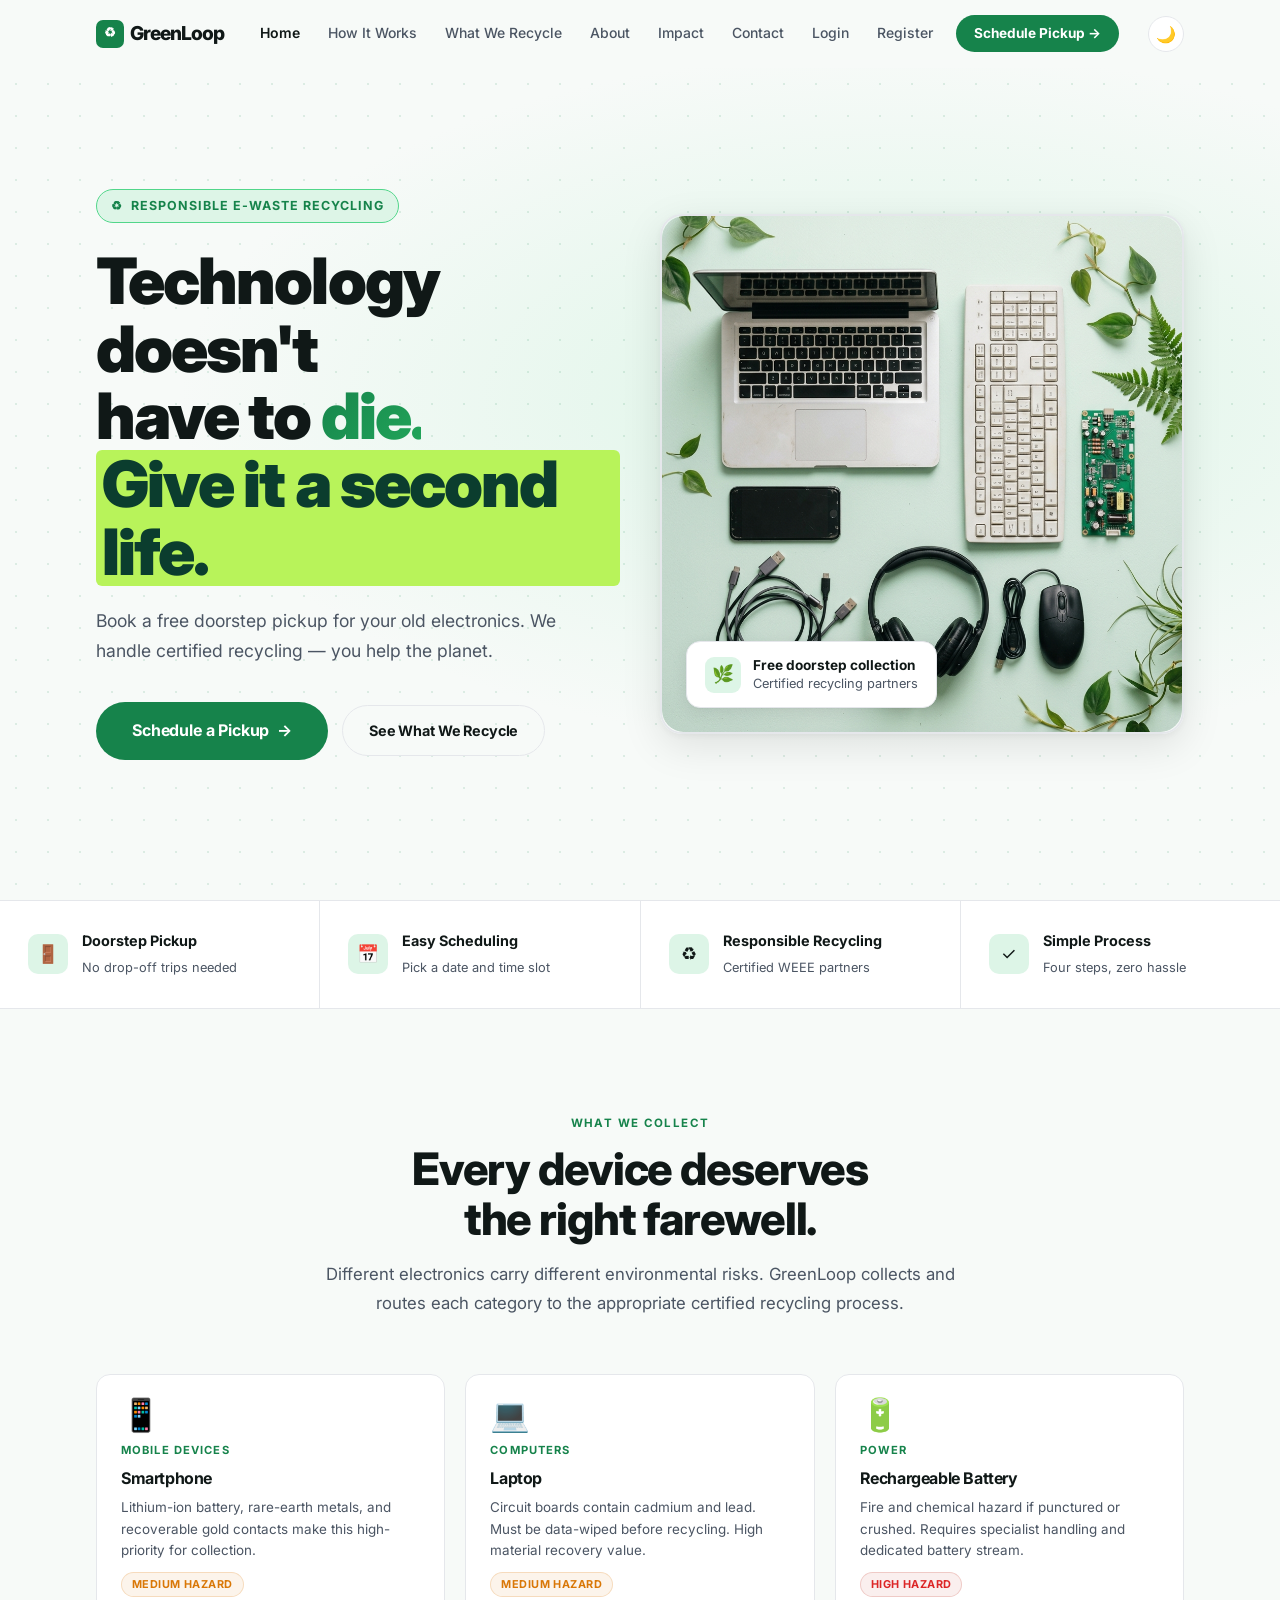
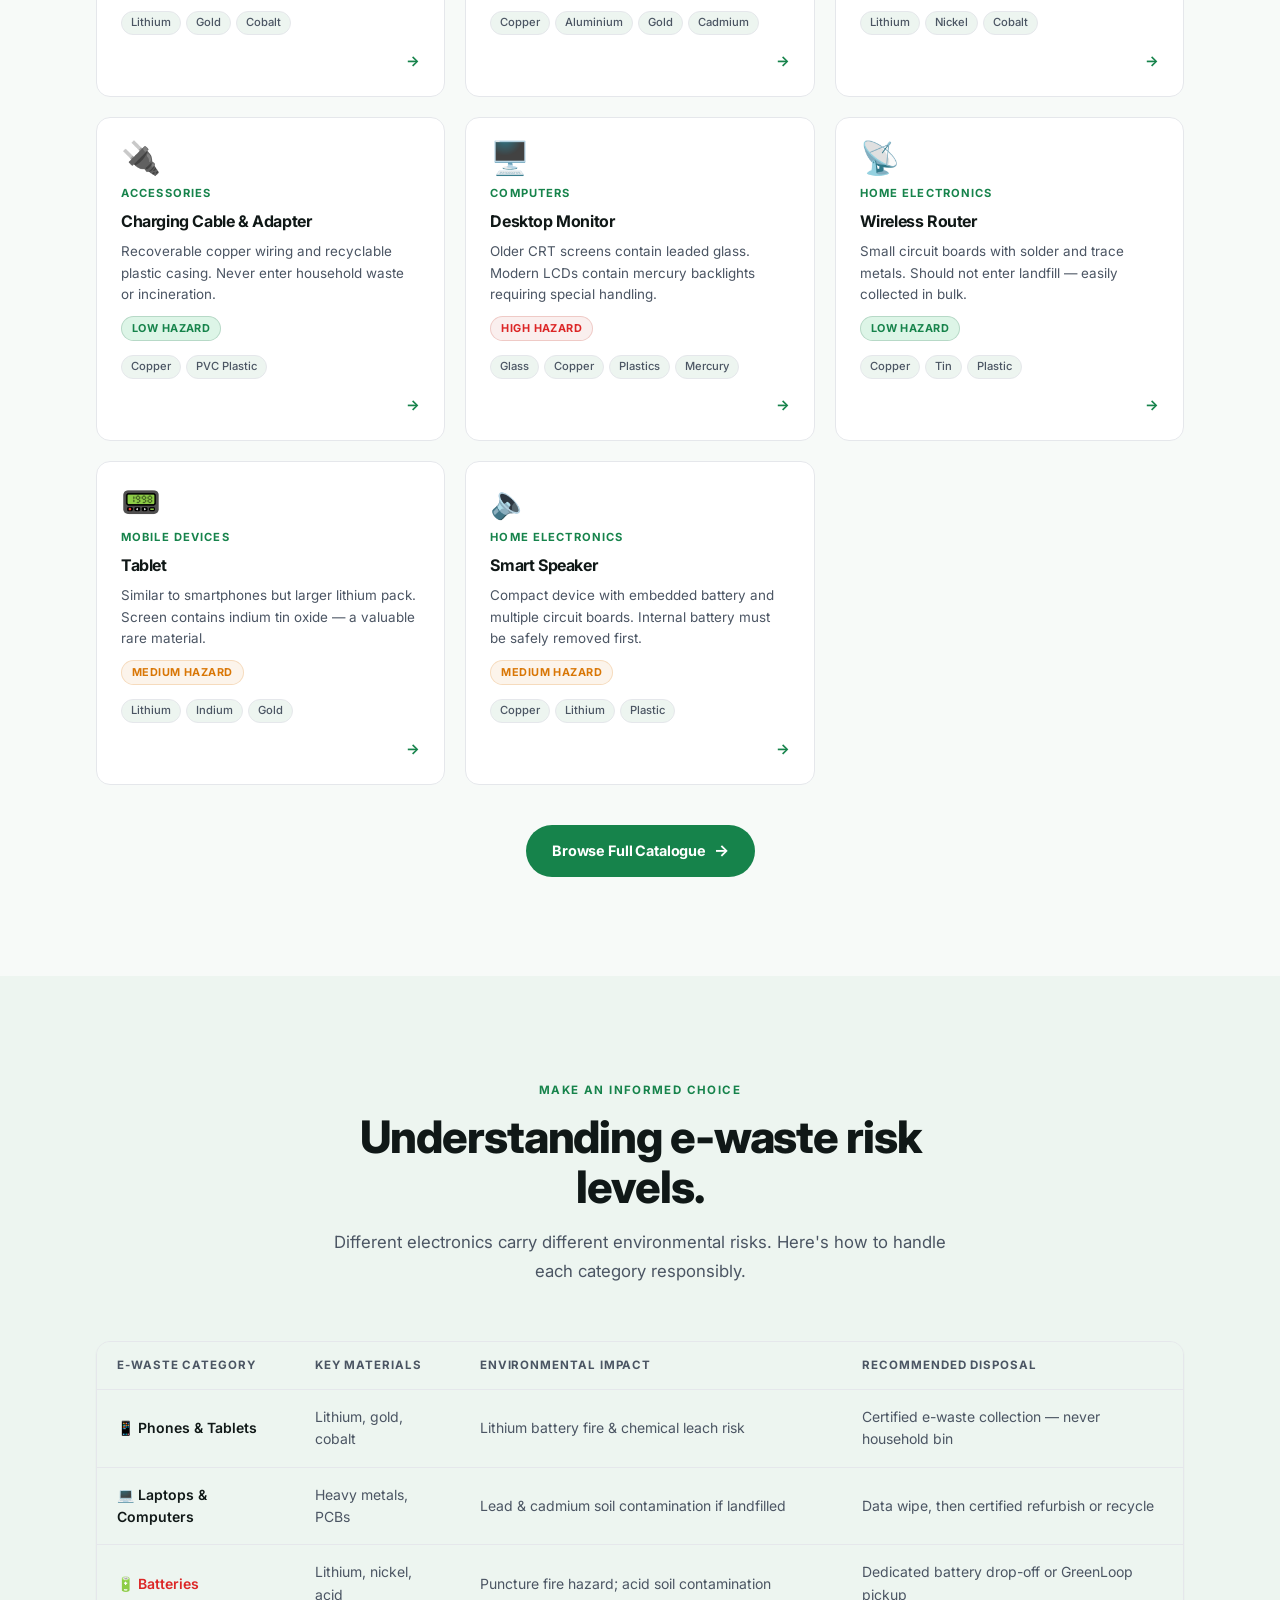
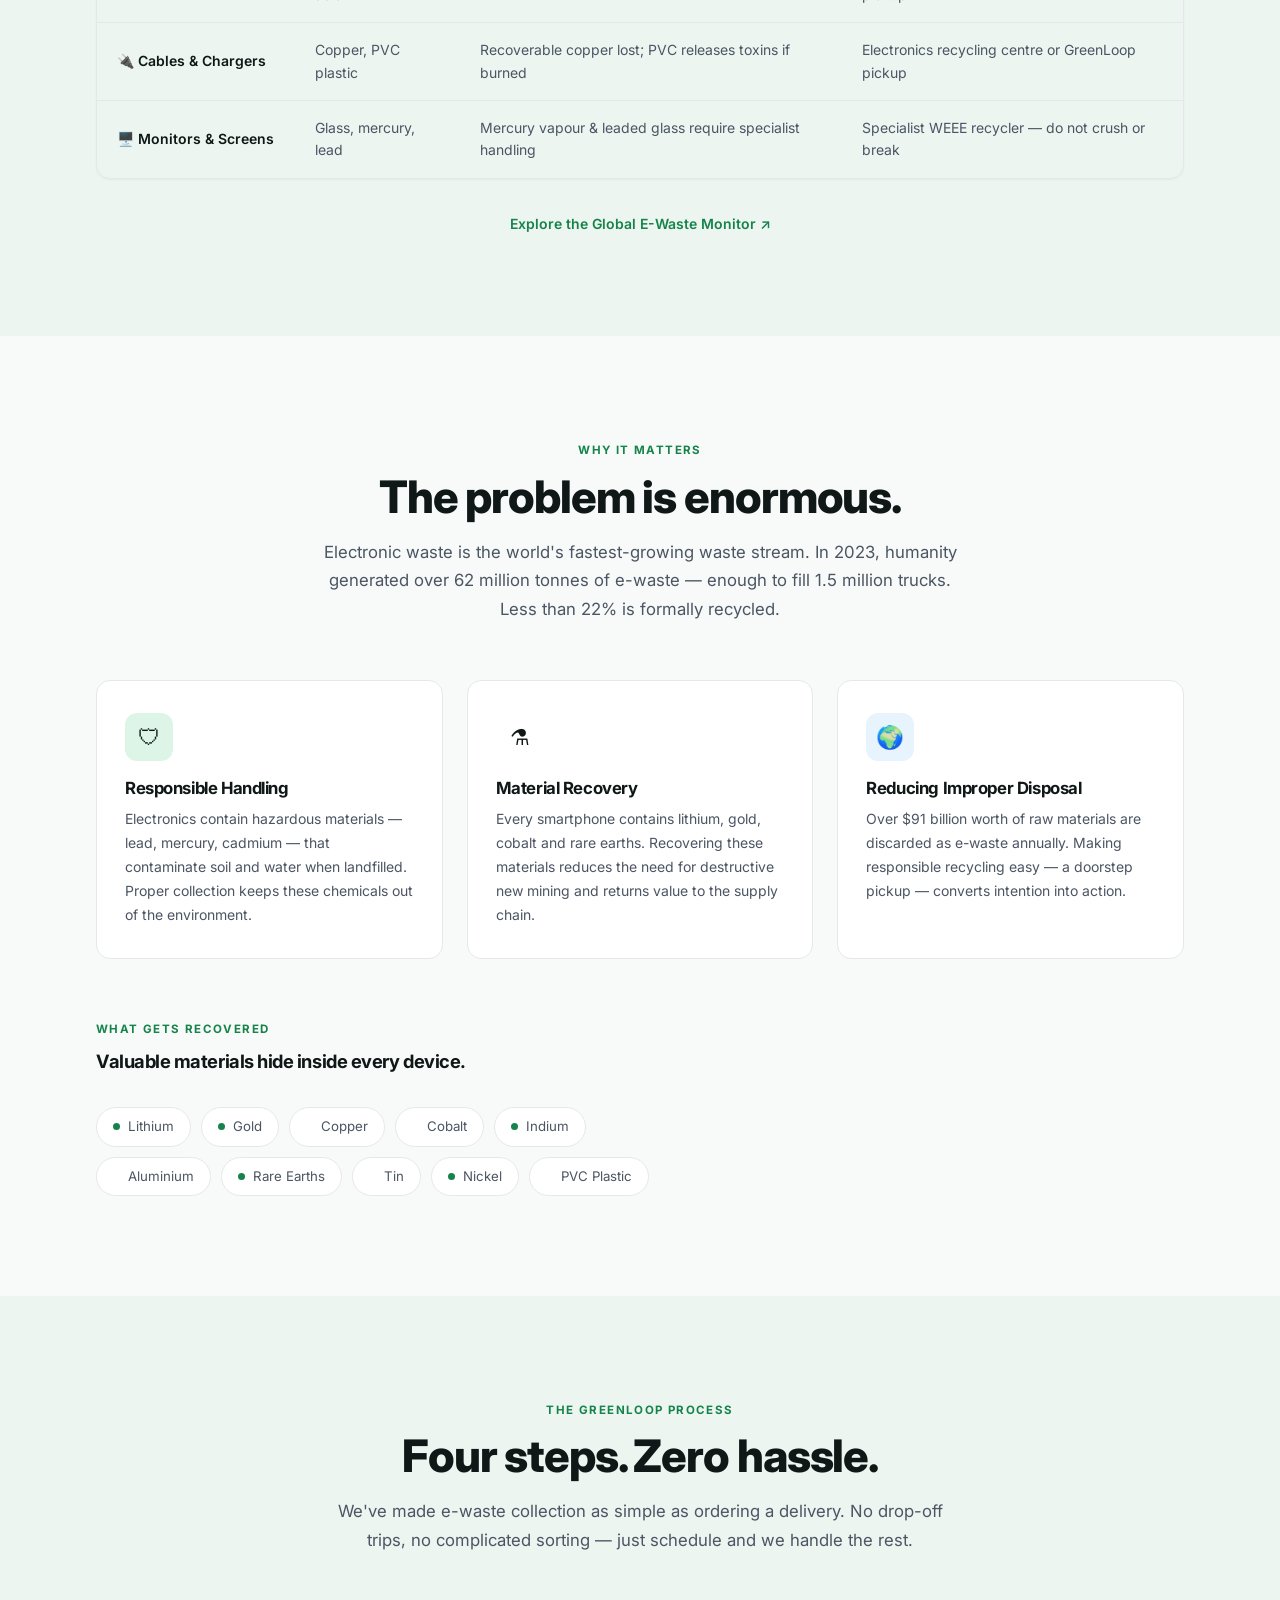
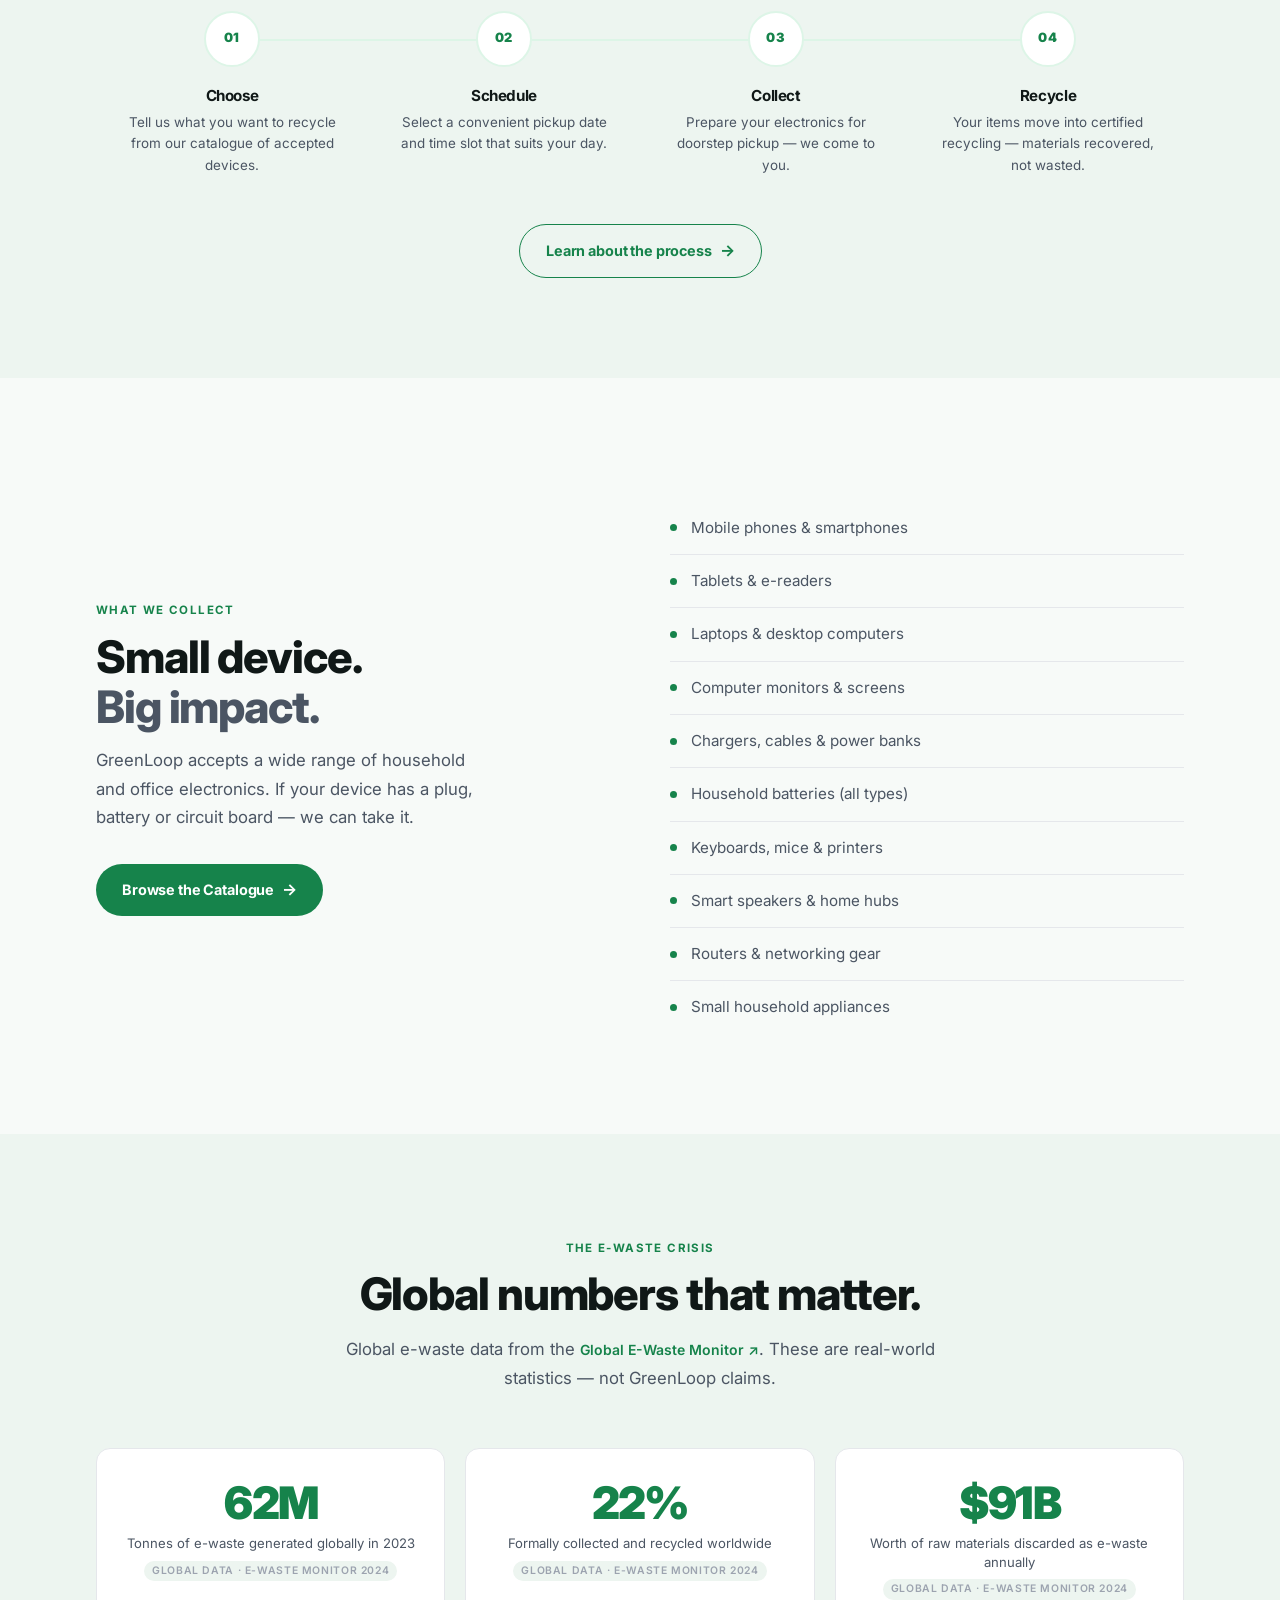
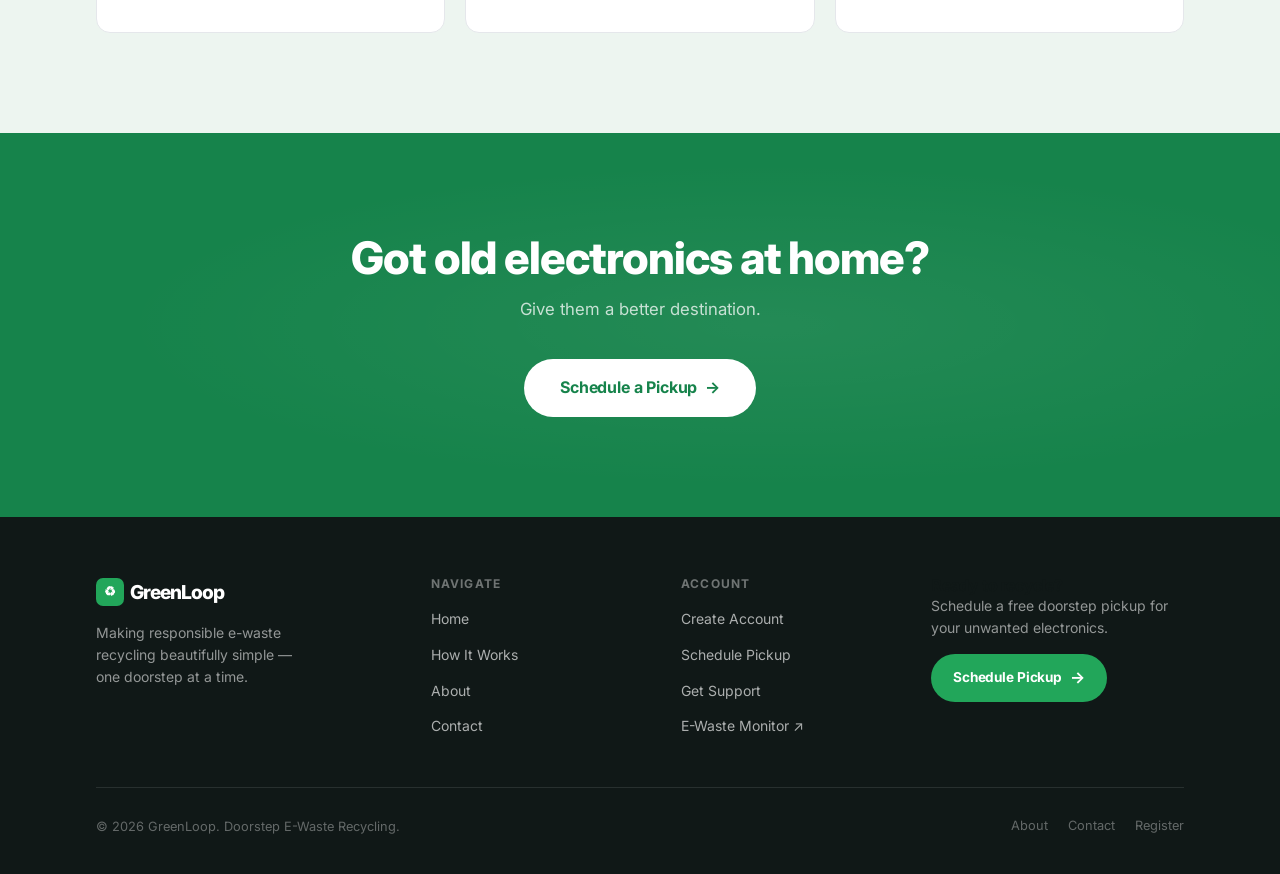
<file: index.html>
<!DOCTYPE html>
<html lang="en">
<head>
  <meta charset="UTF-8">
  <meta name="viewport" content="width=device-width, initial-scale=1.0">
  <meta name="description" content="GreenLoop — Schedule a doorstep pickup for your old electronics and send them into responsible recycling. Free collection, certified partners, simple process.">
  <title>GreenLoop | Doorstep E-Waste Recycling</title>
  <link rel="preconnect" href="https://fonts.googleapis.com">
  <link rel="preconnect" href="https://fonts.gstatic.com" crossorigin>
  <link href="https://fonts.googleapis.com/css2?family=Inter:ital,opsz,wght@0,14..32,300;0,14..32,400;0,14..32,500;0,14..32,600;0,14..32,700;0,14..32,800;0,14..32,900;1,14..32,400&display=swap" rel="stylesheet">
  <link rel="stylesheet" href="style.css">
  <!-- No-flash theme loader: runs synchronously before page paint -->
  <script>
    (function(){
      try {
        var t = localStorage.getItem('GREENLOOP_THEME');
        if (!t) { t = window.matchMedia('(prefers-color-scheme: dark)').matches ? 'dark' : 'light'; }
        document.documentElement.setAttribute('data-theme', t);
      } catch(e){}
    })();
  </script>
  <link rel="stylesheet" href="effects.css">
</head>
<body>

  <!-- Skip link for accessibility -->
  <a class="skip-link" href="#main-content">Skip to main content</a>

  <!-- ══ NAVBAR ══════════════════════════════════════════════════ -->
  <header class="site-header" role="banner">
    <a class="brand" href="index.html" aria-label="GreenLoop — home">
      <span class="brand-icon" aria-hidden="true">♻</span>
      GreenLoop
    </a>
    <button class="menu-toggle" aria-label="Open navigation menu" aria-expanded="false" aria-controls="site-nav">
      ☰
    </button>
    <nav class="site-nav" id="site-nav" aria-label="Main navigation">
      <a href="index.html" class="active" aria-current="page">Home</a>
      <a href="how-it-works.html">How It Works</a>
      <a href="what-we-recycle.html">What We Recycle</a>
      <a href="about.html">About</a>
      <a href="impact.html">Impact</a>
      <a href="contact.html">Contact</a>
      <a href="login.html">Login</a>
      <a href="register.html">Register</a>
      <a href="schedule.html" class="nav-cta">Schedule Pickup →</a>
    </nav>
    <button class="theme-toggle" id="theme-toggle-btn" aria-label="Toggle dark mode" title="Toggle dark/light mode">🌙</button>
  </header>

  <main id="main-content">

    <!-- ══ SECTION 1: HERO ══════════════════════════════════════ -->
    <section class="hero" aria-labelledby="hero-heading">

      <div class="hero-content fade-in-up">
        <div class="hero-eyebrow" aria-label="Category label">
          <span aria-hidden="true">♻</span>
          Responsible E-Waste Recycling
        </div>

        <h1 class="hero-title" id="hero-heading">
          Technology doesn't<br>
          have to <span class="highlight">die.</span>
          <span class="highlight-lime">Give it a second life.</span>
        </h1>

        <p class="hero-lead">
          Book a free doorstep pickup for your old electronics.
          We handle certified recycling — you help the planet.
        </p>

        <div class="hero-actions">
          <a href="schedule.html" class="btn btn-lg" id="hero-cta">
            Schedule a Pickup <span class="arrow" aria-hidden="true">→</span>
          </a>
          <a href="#what-we-recycle" class="btn btn-ghost">
            See What We Recycle
          </a>
        </div>
      </div>

      <div class="hero-image-wrap fade-in-up" data-delay="2" aria-hidden="true">
        <img
          src="hero.png"
          alt="Premium eco-tech flat-lay: laptop, smartphone, keyboard, headphones, cables and circuit board arranged on a mint-green surface with tropical leaves"
          loading="eager"
          width="1200"
          height="800"
          style="border-radius:var(--radius-lg);object-fit:cover;"
        >
        <div class="hero-image-badge">
          <span class="hero-badge-icon" aria-hidden="true">🌿</span>
          <div class="hero-badge-text">
            <strong>Free doorstep collection</strong>
            <span>Certified recycling partners</span>
          </div>
        </div>
      </div>

    </section>

    <!-- ══ SECTION 2: TRUST BAR ══════════════════════════════════ -->
    <div class="trust-bar" role="list" aria-label="Key benefits">
      <div class="trust-item fade-in-up" role="listitem">
        <div class="trust-icon" aria-hidden="true">🚪</div>
        <div class="trust-text">
          <strong>Doorstep Pickup</strong>
          <span>No drop-off trips needed</span>
        </div>
      </div>
      <div class="trust-item fade-in-up" data-delay="1" role="listitem">
        <div class="trust-icon" aria-hidden="true">📅</div>
        <div class="trust-text">
          <strong>Easy Scheduling</strong>
          <span>Pick a date and time slot</span>
        </div>
      </div>
      <div class="trust-item fade-in-up" data-delay="2" role="listitem">
        <div class="trust-icon" aria-hidden="true">♻</div>
        <div class="trust-text">
          <strong>Responsible Recycling</strong>
          <span>Certified WEEE partners</span>
        </div>
      </div>
      <div class="trust-item fade-in-up" data-delay="3" role="listitem">
        <div class="trust-icon" aria-hidden="true">✓</div>
        <div class="trust-text">
          <strong>Simple Process</strong>
          <span>Four steps, zero hassle</span>
        </div>
      </div>
    </div>

    <!-- ══ SECTION 3: WHAT WE RECYCLE ════════════════════════════ -->
    <section class="section" id="what-we-recycle" aria-labelledby="recycle-heading">
      <div class="section-header center fade-in-up">
        <span class="eyebrow">What We Collect</span>
        <h2 id="recycle-heading">Every device deserves<br>the right farewell.</h2>
        <p class="subtext">
          Different electronics carry different environmental risks. GreenLoop collects and
          routes each category to the appropriate certified recycling process.
        </p>
      </div>

      <!-- Cards rendered by JS from ewasteItems data -->
      <div id="home-device-cards" class="device-cards-grid" aria-label="E-waste categories we collect"></div>

      <div style="text-align:center;margin-top:40px;" class="fade-in-up" data-delay="4">
        <a href="schedule.html" class="btn" id="browse-catalogue-cta">
          Browse Full Catalogue <span class="arrow" aria-hidden="true">→</span>
        </a>
      </div>
    </section>

    <!-- ══ SECTION 4: E-WASTE TABLE ══════════════════════════════ -->
    <section class="section alt" aria-labelledby="table-heading">
      <div class="section-header center fade-in-up">
        <span class="eyebrow">Make an Informed Choice</span>
        <h2 id="table-heading">Understanding e-waste risk levels.</h2>
        <p class="subtext">
          Different electronics carry different environmental risks. Here's how to handle each category responsibly.
        </p>
      </div>

      <div class="impact-table-wrap fade-in-up" data-delay="2">
        <table aria-label="E-waste categories and environmental handling guide">
          <thead>
            <tr>
              <th scope="col">E-Waste Category</th>
              <th scope="col">Key Materials</th>
              <th scope="col">Environmental Impact</th>
              <th scope="col">Recommended Disposal</th>
            </tr>
          </thead>
          <tbody>
            <tr>
              <td><span class="cell-em">📱 Phones &amp; Tablets</span></td>
              <td>Lithium, gold, cobalt</td>
              <td>Lithium battery fire &amp; chemical leach risk</td>
              <td>Certified e-waste collection — never household bin</td>
            </tr>
            <tr>
              <td><span class="cell-em">💻 Laptops &amp; Computers</span></td>
              <td>Heavy metals, PCBs</td>
              <td>Lead &amp; cadmium soil contamination if landfilled</td>
              <td>Data wipe, then certified refurbish or recycle</td>
            </tr>
            <tr>
              <td><span class="cell-em" style="color:var(--hazard-high)">🔋 Batteries</span></td>
              <td>Lithium, nickel, acid</td>
              <td>Puncture fire hazard; acid soil contamination</td>
              <td>Dedicated battery drop-off or GreenLoop pickup</td>
            </tr>
            <tr>
              <td><span class="cell-em">🔌 Cables &amp; Chargers</span></td>
              <td>Copper, PVC plastic</td>
              <td>Recoverable copper lost; PVC releases toxins if burned</td>
              <td>Electronics recycling centre or GreenLoop pickup</td>
            </tr>
            <tr>
              <td><span class="cell-em">🖥️ Monitors &amp; Screens</span></td>
              <td>Glass, mercury, lead</td>
              <td>Mercury vapour &amp; leaded glass require specialist handling</td>
              <td>Specialist WEEE recycler — do not crush or break</td>
            </tr>
          </tbody>
        </table>
      </div>

      <div style="text-align:center;margin-top:32px;" class="fade-in-up" data-delay="3">
        <a href="https://ewastemonitor.info/" target="_blank" rel="noopener" class="ext-link" id="ewaste-monitor-link">
          Explore the Global E-Waste Monitor ↗
        </a>
      </div>
    </section>

    <!-- ══ SECTION 5: WHY RECYCLE RESPONSIBLY ════════════════════ -->
    <section class="section" aria-labelledby="why-heading">
      <div class="section-header center fade-in-up">
        <span class="eyebrow">Why It Matters</span>
        <h2 id="why-heading">The problem is enormous.</h2>
        <p class="subtext">
          Electronic waste is the world's fastest-growing waste stream. In 2023, humanity generated
          over 62 million tonnes of e-waste — enough to fill 1.5 million trucks. Less than 22% is formally recycled.
        </p>
      </div>

      <div class="why-grid">
        <div class="why-card fade-in-up" data-delay="1">
          <div class="why-icon green" aria-hidden="true">🛡</div>
          <h3>Responsible Handling</h3>
          <p>
            Electronics contain hazardous materials — lead, mercury, cadmium — that contaminate
            soil and water when landfilled. Proper collection keeps these chemicals out of the environment.
          </p>
        </div>
        <div class="why-card fade-in-up" data-delay="2">
          <div class="why-icon amber" aria-hidden="true">⚗</div>
          <h3>Material Recovery</h3>
          <p>
            Every smartphone contains lithium, gold, cobalt and rare earths. Recovering
            these materials reduces the need for destructive new mining and returns value to the supply chain.
          </p>
        </div>
        <div class="why-card fade-in-up" data-delay="3">
          <div class="why-icon blue" aria-hidden="true">🌍</div>
          <h3>Reducing Improper Disposal</h3>
          <p>
            Over $91 billion worth of raw materials are discarded as e-waste annually. Making
            responsible recycling easy — a doorstep pickup — converts intention into action.
          </p>
        </div>
      </div>

      <!-- Recovery materials chips -->
      <div class="section-header fade-in-up" style="margin-top:56px;margin-bottom:16px;">
        <span class="eyebrow">What Gets Recovered</span>
        <h3 style="font-size:1.15rem;color:var(--text-primary);">Valuable materials hide inside every device.</h3>
      </div>

      <div class="recovery-chips fade-in-up" data-delay="1" role="list" aria-label="Materials recovered from e-waste">
        <div class="recovery-chip" role="listitem"><span class="chip-dot" aria-hidden="true"></span>Lithium</div>
        <div class="recovery-chip" role="listitem"><span class="chip-dot" aria-hidden="true"></span>Gold</div>
        <div class="recovery-chip copper" role="listitem"><span class="chip-dot" aria-hidden="true"></span>Copper</div>
        <div class="recovery-chip copper" role="listitem"><span class="chip-dot" aria-hidden="true"></span>Cobalt</div>
        <div class="recovery-chip" role="listitem"><span class="chip-dot" aria-hidden="true"></span>Indium</div>
        <div class="recovery-chip copper" role="listitem"><span class="chip-dot" aria-hidden="true"></span>Aluminium</div>
        <div class="recovery-chip" role="listitem"><span class="chip-dot" aria-hidden="true"></span>Rare Earths</div>
        <div class="recovery-chip copper" role="listitem"><span class="chip-dot" aria-hidden="true"></span>Tin</div>
        <div class="recovery-chip" role="listitem"><span class="chip-dot" aria-hidden="true"></span>Nickel</div>
        <div class="recovery-chip copper" role="listitem"><span class="chip-dot" aria-hidden="true"></span>PVC Plastic</div>
      </div>
    </section>

    <!-- ══ SECTION 6: HOW IT WORKS ═══════════════════════════════ -->
    <section class="section alt" id="how-it-works" aria-labelledby="how-heading">
      <div class="section-header center fade-in-up">
        <span class="eyebrow">The GreenLoop Process</span>
        <h2 id="how-heading">Four steps. Zero hassle.</h2>
        <p class="subtext">
          We've made e-waste collection as simple as ordering a delivery.
          No drop-off trips, no complicated sorting — just schedule and we handle the rest.
        </p>
      </div>

      <div class="steps-grid" role="list" aria-label="How GreenLoop works">
        <div class="step-item fade-in-up" data-delay="1" role="listitem">
          <div class="step-num-circle" aria-hidden="true">01</div>
          <h3>Choose</h3>
          <p>Tell us what you want to recycle from our catalogue of accepted devices.</p>
        </div>
        <div class="step-item fade-in-up" data-delay="2" role="listitem">
          <div class="step-num-circle" aria-hidden="true">02</div>
          <h3>Schedule</h3>
          <p>Select a convenient pickup date and time slot that suits your day.</p>
        </div>
        <div class="step-item fade-in-up" data-delay="3" role="listitem">
          <div class="step-num-circle" aria-hidden="true">03</div>
          <h3>Collect</h3>
          <p>Prepare your electronics for doorstep pickup — we come to you.</p>
        </div>
        <div class="step-item fade-in-up" data-delay="4" role="listitem">
          <div class="step-num-circle" aria-hidden="true">04</div>
          <h3>Recycle</h3>
          <p>Your items move into certified recycling — materials recovered, not wasted.</p>
        </div>
      </div>

      <div style="text-align:center;margin-top:48px;" class="fade-in-up" data-delay="5">
        <a href="about.html" class="btn btn-outline-green" id="learn-more-process-btn">
          Learn about the process <span class="arrow" aria-hidden="true">→</span>
        </a>
      </div>
    </section>

    <!-- ══ SECTION 7: WHAT WE COLLECT (List) ══════════════════════ -->
    <section class="section" aria-labelledby="accepted-heading">
      <div class="accepted-grid">
        <div class="fade-in-up">
          <span class="eyebrow">What We Collect</span>
          <h2 id="accepted-heading">
            <span style="display:block">Small device.</span>
            <span style="display:block;color:var(--text-muted)">Big impact.</span>
          </h2>
          <p class="subtext" style="margin-top:14px;max-width:400px;">
            GreenLoop accepts a wide range of household and office electronics.
            If your device has a plug, battery or circuit board — we can take it.
          </p>
          <a href="schedule.html" class="btn" style="margin-top:32px;" id="browse-catalogue-btn">
            Browse the Catalogue <span class="arrow" aria-hidden="true">→</span>
          </a>
        </div>

        <div class="fade-in-up" data-delay="2">
          <ul class="accepted-list" aria-label="Electronics we accept">
            <li>Mobile phones &amp; smartphones</li>
            <li>Tablets &amp; e-readers</li>
            <li>Laptops &amp; desktop computers</li>
            <li>Computer monitors &amp; screens</li>
            <li>Chargers, cables &amp; power banks</li>
            <li>Household batteries (all types)</li>
            <li>Keyboards, mice &amp; printers</li>
            <li>Smart speakers &amp; home hubs</li>
            <li>Routers &amp; networking gear</li>
            <li>Small household appliances</li>
          </ul>
        </div>
      </div>
    </section>

    <!-- ══ SECTION 8: PLATFORM STATS / IMPACT ════════════════════ -->
    <section class="section alt" aria-labelledby="impact-heading">
      <div class="section-header center fade-in-up">
        <span class="eyebrow">The E-Waste Crisis</span>
        <h2 id="impact-heading">Global numbers that matter.</h2>
        <p class="subtext">
          Global e-waste data from the <a href="https://ewastemonitor.info/" target="_blank" rel="noopener" class="ext-link" style="display:inline;">Global E-Waste Monitor ↗</a>.
          These are real-world statistics — not GreenLoop claims.
        </p>
      </div>

      <div class="stats-grid">
        <div class="stat-card fade-in-up" data-delay="1">
          <span class="num" id="stat-ewaste">62M</span>
          <p class="label">Tonnes of e-waste generated globally in 2023</p>
          <span class="demo-tag">Global Data · E-Waste Monitor 2024</span>
        </div>
        <div class="stat-card fade-in-up" data-delay="2">
          <span class="num">22%</span>
          <p class="label">Formally collected and recycled worldwide</p>
          <span class="demo-tag">Global Data · E-Waste Monitor 2024</span>
        </div>
        <div class="stat-card fade-in-up" data-delay="3">
          <span class="num">$91B</span>
          <p class="label">Worth of raw materials discarded as e-waste annually</p>
          <span class="demo-tag">Global Data · E-Waste Monitor 2024</span>
        </div>
      </div>
    </section>

    <!-- ══ SECTION 9: FINAL CTA ═══════════════════════════════════ -->
    <section class="cta-section" aria-labelledby="cta-heading">
      <div class="fade-in-up">
        <h2 id="cta-heading">Got old electronics at home?</h2>
        <p>Give them a better destination.</p>
        <a href="schedule.html" class="btn btn-lg" id="final-cta-btn">
          Schedule a Pickup <span class="arrow" aria-hidden="true">→</span>
        </a>
      </div>
    </section>

  </main>

  <!-- ══ FOOTER ═════════════════════════════════════════════════ -->
  <footer role="contentinfo">
    <div class="footer-top">
      <div class="footer-brand">
        <a class="brand" href="index.html" aria-label="GreenLoop home">
          <span class="brand-icon" aria-hidden="true">♻</span>
          GreenLoop
        </a>
        <p>Making responsible e-waste recycling beautifully simple — one doorstep at a time.</p>
      </div>

      <nav class="footer-col" aria-label="Site navigation">
        <h4>Navigate</h4>
        <ul>
          <li><a href="index.html">Home</a></li>
          <li><a href="index.html#how-it-works">How It Works</a></li>
          <li><a href="about.html">About</a></li>
          <li><a href="contact.html">Contact</a></li>
        </ul>
      </nav>

      <nav class="footer-col" aria-label="Account links">
        <h4>Account</h4>
        <ul>
          <li><a href="register.html">Create Account</a></li>
          <li><a href="schedule.html">Schedule Pickup</a></li>
          <li><a href="contact.html">Get Support</a></li>
          <li><a href="https://ewastemonitor.info/" target="_blank" rel="noopener">E-Waste Monitor ↗</a></li>
        </ul>
      </nav>

      <div class="footer-cta-col">
        <h4>Ready to recycle?</h4>
        <p>Schedule a free doorstep pickup for your unwanted electronics.</p>
        <a href="schedule.html" class="btn" id="footer-schedule-cta">
          Schedule Pickup <span class="arrow" aria-hidden="true">→</span>
        </a>
      </div>
    </div>

    <div class="footer-bottom">
      <p>© 2026 GreenLoop. Doorstep E-Waste Recycling.</p>
      <div class="footer-bottom-links">
        <a href="about.html">About</a>
        <a href="contact.html">Contact</a>
        <a href="register.html">Register</a>
      </div>
    </div>
  </footer>

  <!-- data.js must load before script.js -->
  <script src="data.js"></script>
  <script src="script.js"></script>
  <script src="auth.js"></script>
</body>
</html>
</file>
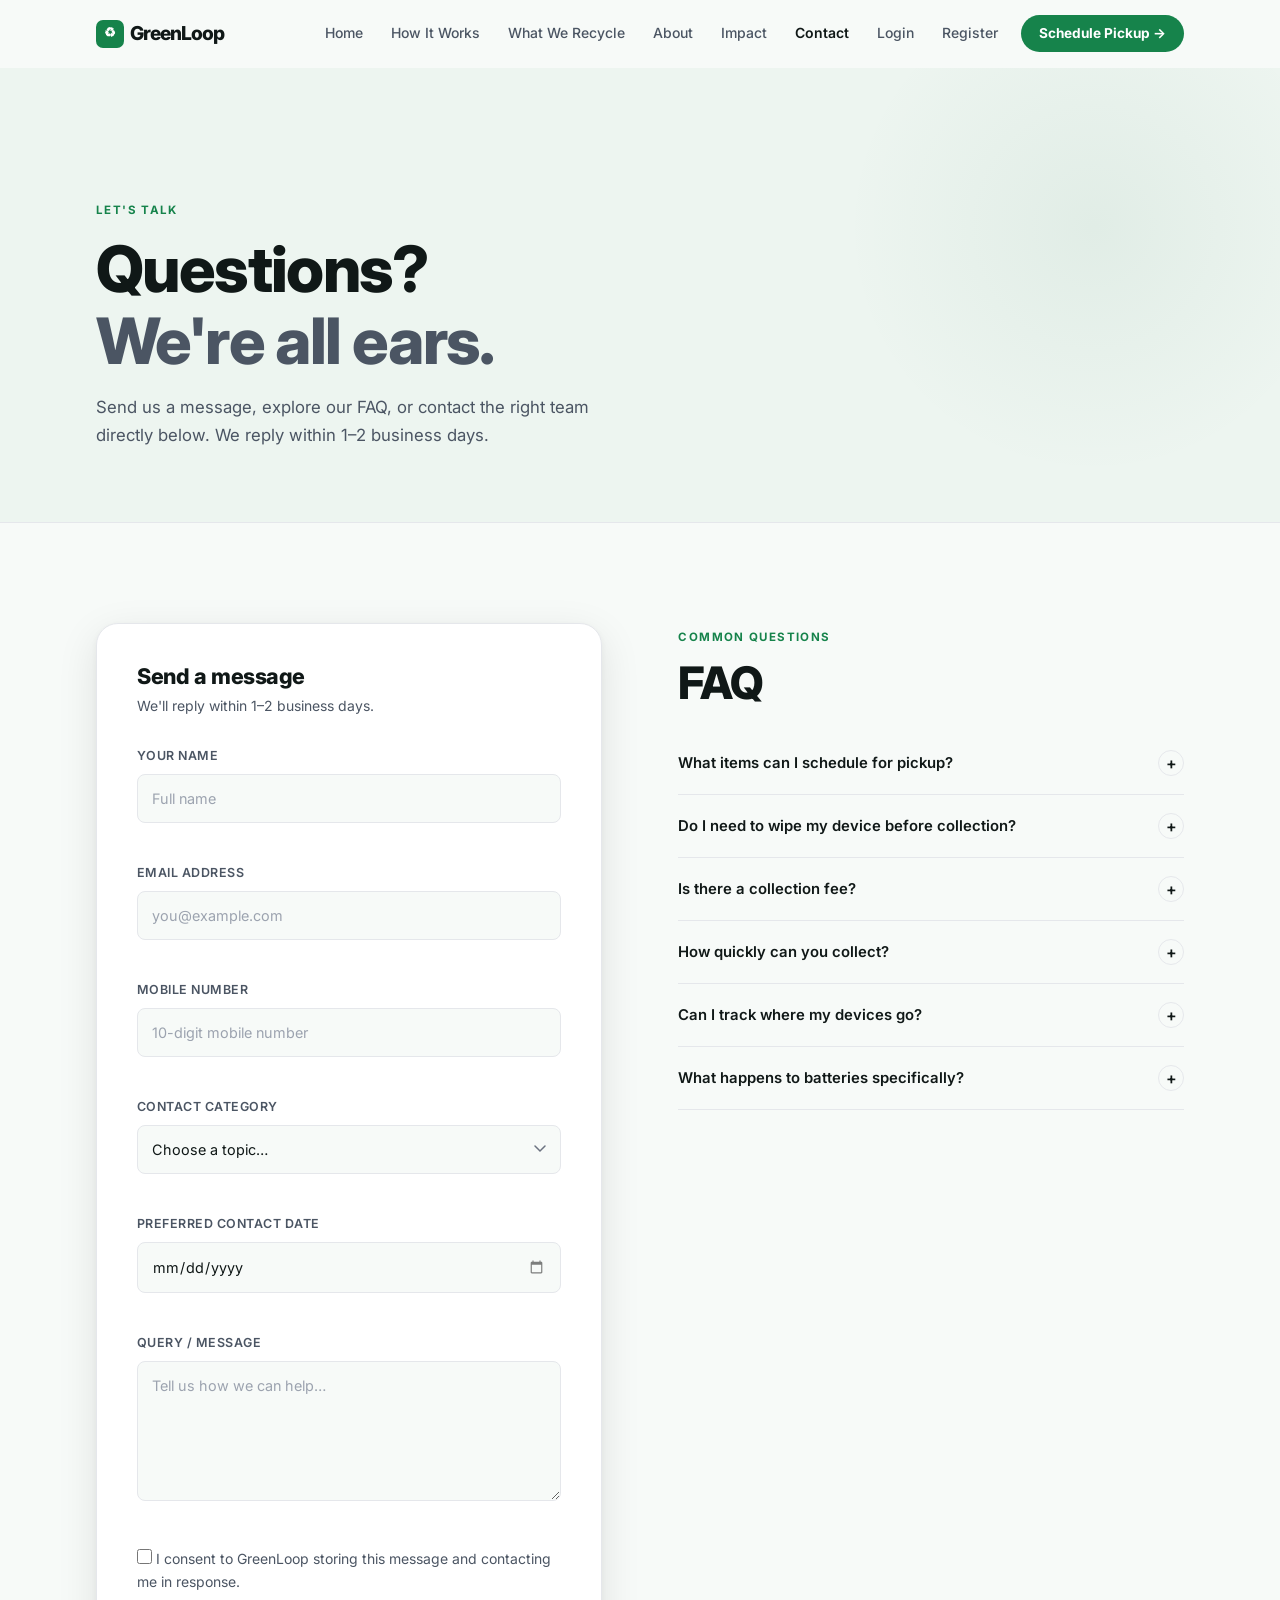
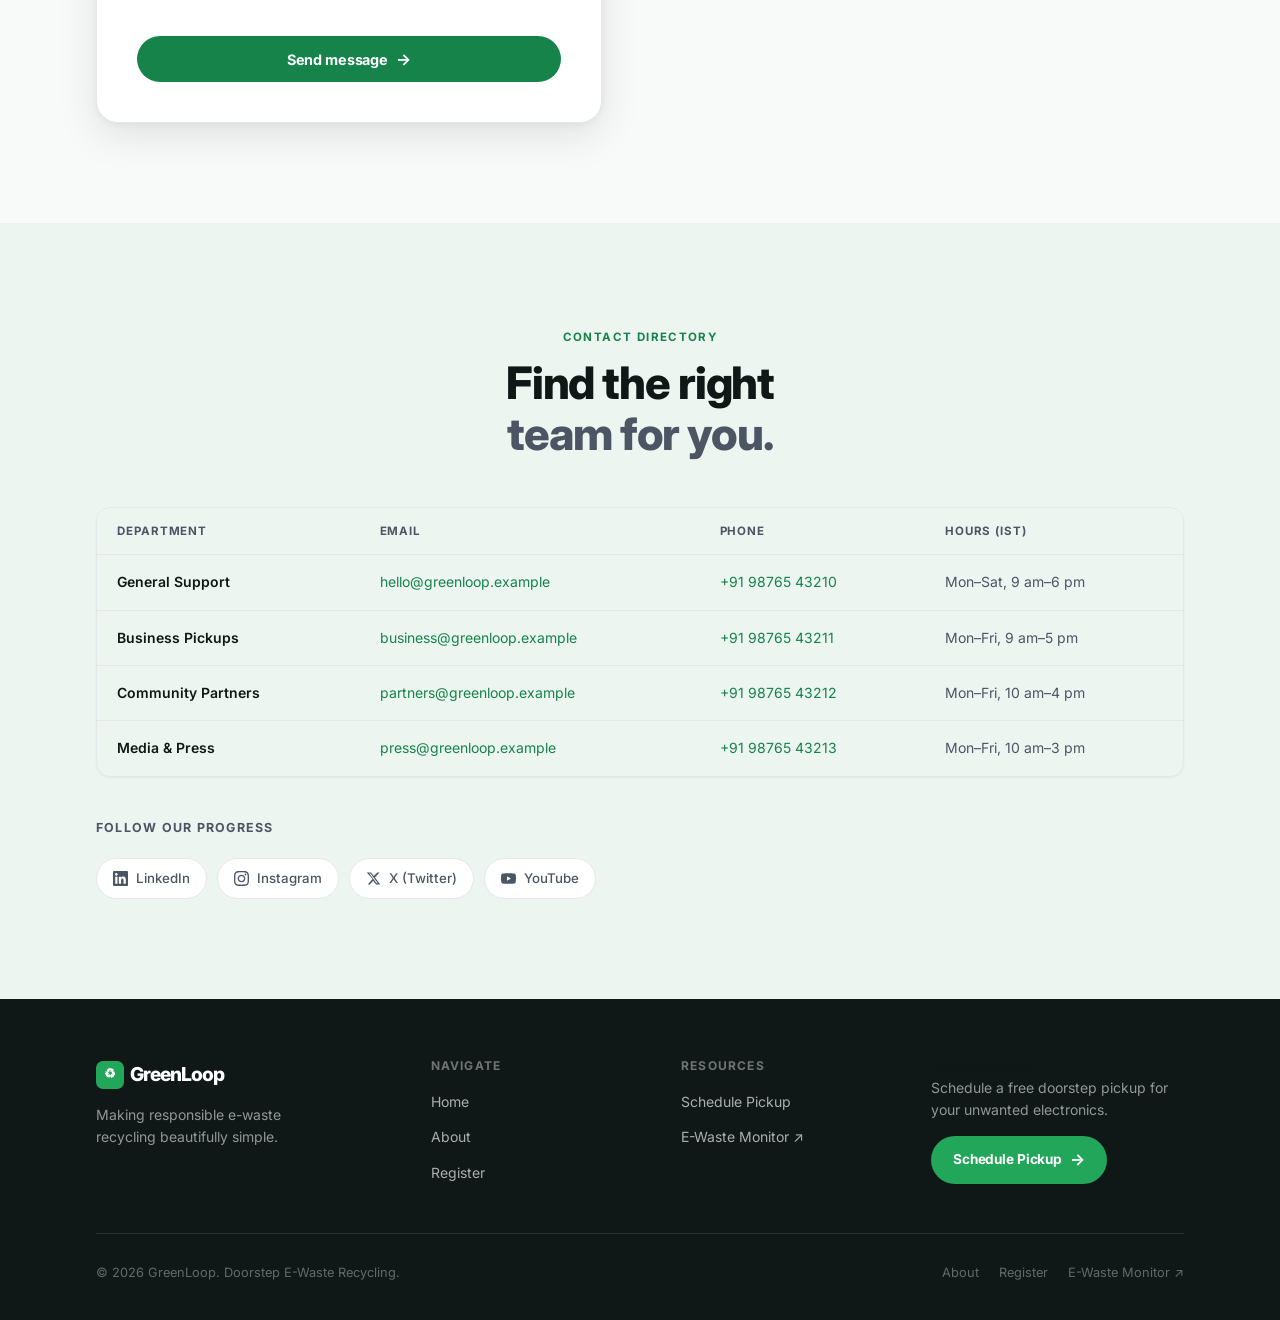
<file: contact.html>
<!DOCTYPE html>
<html lang="en">
<head>
  <meta charset="UTF-8">
  <meta name="viewport" content="width=device-width, initial-scale=1.0">
  <meta name="description" content="Contact GreenLoop — reach the right team, read our FAQ, and find our support channels. We reply within 1–2 business days.">
  <title>Contact | GreenLoop E-Waste Recycling</title>
  <link rel="preconnect" href="https://fonts.googleapis.com">
  <link rel="preconnect" href="https://fonts.gstatic.com" crossorigin>
  <link href="https://fonts.googleapis.com/css2?family=Inter:ital,opsz,wght@0,14..32,300;0,14..32,400;0,14..32,500;0,14..32,600;0,14..32,700;0,14..32,800;0,14..32,900;1,14..32,400&display=swap" rel="stylesheet">
  <link rel="stylesheet" href="style.css">
  <!-- No-flash theme loader: runs synchronously before page paint -->
  <script>
    (function(){
      try {
        var t = localStorage.getItem('GREENLOOP_THEME');
        if (!t) { t = window.matchMedia('(prefers-color-scheme: dark)').matches ? 'dark' : 'light'; }
        document.documentElement.setAttribute('data-theme', t);
      } catch(e){}
    })();
  </script>
  <link rel="stylesheet" href="effects.css">
</head>
<body>

  <a class="skip-link" href="#main-content">Skip to main content</a>

  <!-- ══ NAVBAR ══════════════════════════════════════════════════ -->
  <header class="site-header" role="banner">
    <a class="brand" href="index.html" aria-label="GreenLoop — home">
      <span class="brand-icon" aria-hidden="true">♻</span>
      GreenLoop
    </a>
    <button class="menu-toggle" aria-label="Open navigation menu" aria-expanded="false" aria-controls="site-nav">
      ☰
    </button>
    <nav class="site-nav" id="site-nav" aria-label="Main navigation">
      <a href="index.html">Home</a>
      <a href="how-it-works.html">How It Works</a>
      <a href="what-we-recycle.html">What We Recycle</a>
      <a href="about.html">About</a>
      <a href="impact.html">Impact</a>
      <a href="contact.html" class="active" aria-current="page">Contact</a>
      <a href="login.html">Login</a>
      <a href="register.html">Register</a>
      <a href="schedule.html" class="nav-cta">Schedule Pickup →</a>
    </nav>
  </header>

  <main id="main-content">

    <!-- ══ PAGE HERO ════════════════════════════════════════════ -->
    <section class="page-hero" aria-labelledby="contact-page-heading">
      <div class="page-hero-content">
        <span class="eyebrow">Let's Talk</span>
        <h1 id="contact-page-heading">
          <span style="display:block">Questions?</span>
          <span style="display:block;color:var(--text-muted)">We're all ears.</span>
        </h1>
        <p class="lead">
          Send us a message, explore our FAQ, or contact the right team directly below.
          We reply within 1–2 business days.
        </p>
      </div>
    </section>

    <!-- ══ CONTACT FORM + FAQ ═══════════════════════════════════ -->
    <section class="section" aria-labelledby="contact-form-heading">
      <div class="contact-layout">

        <!-- ── Contact form ───────────────────────────────────── -->
        <!--
          EVENT HANDLING: setupContactForm() in script.js
          FORM VALIDATION: validates name/email/subject/message before submit
        -->
        <div>
          <form id="contact-form" class="form-card fade-in-up" novalidate aria-labelledby="contact-form-heading">
            <h2 id="contact-form-heading">Send a message</h2>
            <p class="form-desc">We'll reply within 1–2 business days.</p>

            <!-- Status banner -->
            <div id="contact-status" class="form-status" role="status" aria-live="polite"></div>

            <div class="form-group">
              <label for="contact-name">Your name</label>
              <input
                id="contact-name"
                name="contactName"
                type="text"
                required
                minlength="2"
                placeholder="Full name"
                autocomplete="name"
                aria-describedby="contact-name-error"
              >
              <span class="error-msg" id="contact-name-error" data-error-for="contact-name" role="alert"></span>
            </div>

            <div class="form-group">
              <label for="contact-email">Email address</label>
              <input
                id="contact-email"
                name="contactEmail"
                type="email"
                required
                placeholder="you@example.com"
                autocomplete="email"
                aria-describedby="contact-email-error"
              >
              <span class="error-msg" id="contact-email-error" data-error-for="contact-email" role="alert"></span>
            </div>

            <!-- Mobile number — tel input -->
            <div class="form-group">
              <label for="contact-mobile">Mobile number</label>
              <input
                id="contact-mobile"
                name="contactMobile"
                type="tel"
                required
                pattern="[0-9]{10}"
                maxlength="10"
                placeholder="10-digit mobile number"
                autocomplete="tel"
                aria-describedby="contact-mobile-error"
              >
              <span class="error-msg" id="contact-mobile-error" data-error-for="contact-mobile" role="alert"></span>
            </div>

            <!-- Contact category — select dropdown -->
            <div class="form-group">
              <label for="contact-subject">Contact category</label>
              <select id="contact-subject" name="subject" required aria-describedby="contact-subject-error">
                <option value="">Choose a topic…</option>
                <option>Pickup question</option>
                <option>Recycling advice</option>
                <option>Business collection</option>
                <option>Partnership enquiry</option>
                <option>Technical issue</option>
                <option>Data safety query</option>
                <option>Feedback</option>
                <option>Other</option>
              </select>
              <span class="error-msg" id="contact-subject-error" data-error-for="contact-subject" role="alert"></span>
            </div>

            <!-- Preferred contact date — date input -->
            <div class="form-group">
              <label for="contact-date">Preferred contact date</label>
              <input
                id="contact-date"
                name="contactDate"
                type="date"
                required
                aria-describedby="contact-date-error"
              >
              <span class="error-msg" id="contact-date-error" data-error-for="contact-date" role="alert"></span>
            </div>

            <div class="form-group">
              <label for="contact-message">Query / Message</label>
              <textarea
                id="contact-message"
                name="message"
                required
                minlength="10"
                maxlength="1000"
                placeholder="Tell us how we can help…"
                style="min-height:140px;"
                aria-describedby="contact-message-error"
              ></textarea>
              <span class="error-msg" id="contact-message-error" data-error-for="contact-message" role="alert"></span>
            </div>

            <!-- Terms/consent checkbox -->
            <div class="form-group">
              <label class="choice-label" style="background:transparent;border:none;padding:0;gap:10px;font-size:.875rem;font-weight:400;text-transform:none;letter-spacing:0;color:var(--text-muted);">
                <input id="contact-consent" type="checkbox" name="contactConsent" required aria-describedby="contact-consent-error">
                I consent to GreenLoop storing this message and contacting me in response.
              </label>
              <span class="error-msg" id="contact-consent-error" data-error-for="contact-consent" role="alert"></span>
            </div>

            <button class="btn" type="submit" id="contact-submit-btn" style="width:100%;justify-content:center;">
              Send message <span class="arrow" aria-hidden="true">→</span>
            </button>
          </form>
        </div>

        <!-- ── FAQ section ────────────────────────────────────── -->
        <!--
          EVENT HANDLING: setupFaq() in script.js
          Accordion expand/collapse on click, aria-expanded toggled
        -->
        <div class="fade-in-up" data-delay="2">
          <span class="eyebrow">Common Questions</span>
          <h2 style="margin-bottom:8px;">
            <span style="color:var(--text-primary)">FAQ</span>
          </h2>

          <div class="faq-list" id="faq-list" role="list">

            <div class="faq-item" role="listitem">
              <button class="faq-btn" aria-expanded="false" id="faq-1" aria-controls="faq-answer-1">
                What items can I schedule for pickup?
                <span class="faq-icon" aria-hidden="true">+</span>
              </button>
              <div class="faq-answer" id="faq-answer-1" role="region" aria-labelledby="faq-1">
                <p>
                  We collect most household and office electronics: smartphones, tablets, laptops,
                  desktop computers, monitors, chargers, cables, batteries, keyboards, routers and
                  small appliances. See our full catalogue on the
                  <a href="schedule.html">Schedule page</a>.
                </p>
              </div>
            </div>

            <div class="faq-item" role="listitem">
              <button class="faq-btn" aria-expanded="false" id="faq-2" aria-controls="faq-answer-2">
                Do I need to wipe my device before collection?
                <span class="faq-icon" aria-hidden="true">+</span>
              </button>
              <div class="faq-answer" id="faq-answer-2" role="region" aria-labelledby="faq-2">
                <p>
                  We strongly recommend backing up and performing a factory reset on any device that
                  held personal data. For laptops, GreenLoop partners use NIST 800-88 certified data
                  destruction — you can request a certificate of destruction at booking.
                </p>
              </div>
            </div>

            <div class="faq-item" role="listitem">
              <button class="faq-btn" aria-expanded="false" id="faq-3" aria-controls="faq-answer-3">
                Is there a collection fee?
                <span class="faq-icon" aria-hidden="true">+</span>
              </button>
              <div class="faq-answer" id="faq-answer-3" role="region" aria-labelledby="faq-3">
                <p>
                  Standard household pickups are completely free within our service areas.
                  For large-volume business collections (50+ items), please contact the Business team
                  for a tailored quote.
                </p>
              </div>
            </div>

            <div class="faq-item" role="listitem">
              <button class="faq-btn" aria-expanded="false" id="faq-4" aria-controls="faq-answer-4">
                How quickly can you collect?
                <span class="faq-icon" aria-hidden="true">+</span>
              </button>
              <div class="faq-answer" id="faq-answer-4" role="region" aria-labelledby="faq-4">
                <p>
                  Most collections are available within 3–5 business days of booking.
                  Same-week slots are often available — check the Schedule page for availability
                  in your area.
                </p>
              </div>
            </div>

            <div class="faq-item" role="listitem">
              <button class="faq-btn" aria-expanded="false" id="faq-5" aria-controls="faq-answer-5">
                Can I track where my devices go?
                <span class="faq-icon" aria-hidden="true">+</span>
              </button>
              <div class="faq-answer" id="faq-answer-5" role="region" aria-labelledby="faq-5">
                <p>
                  Yes — registered users receive a recycling receipt showing the certified partner
                  facility that processed their items and a summary of materials recovered.
                  <a href="register.html">Create a free account</a> to unlock tracking.
                </p>
              </div>
            </div>

            <div class="faq-item" role="listitem">
              <button class="faq-btn" aria-expanded="false" id="faq-6" aria-controls="faq-answer-6">
                What happens to batteries specifically?
                <span class="faq-icon" aria-hidden="true">+</span>
              </button>
              <div class="faq-answer" id="faq-answer-6" role="region" aria-labelledby="faq-6">
                <p>
                  Batteries require specialist handling due to fire and chemical risks.
                  They are segregated at collection, transported in fire-safe containers,
                  and sent to dedicated battery processing facilities where lithium, cobalt
                  and nickel are recovered for re-use in new battery production.
                </p>
              </div>
            </div>

          </div>
        </div>

      </div>
    </section>

    <!-- ══ CONTACT DIRECTORY TABLE ══════════════════════════════ -->
    <section class="section alt" aria-labelledby="directory-heading">
      <div class="headline-wrap fade-in-up">
        <span class="eyebrow">Contact Directory</span>
        <h2 id="directory-heading">
          <span class="line1">Find the right</span>
          <span class="line2">team for you.</span>
        </h2>
      </div>

      <div class="contact-table-wrap fade-in-up" data-delay="2">
        <table aria-label="GreenLoop contact directory">
          <thead>
            <tr>
              <th scope="col">Department</th>
              <th scope="col">Email</th>
              <th scope="col">Phone</th>
              <th scope="col">Hours (IST)</th>
            </tr>
          </thead>
          <tbody>
            <tr>
              <td><span class="cell-em">General Support</span></td>
              <!-- mailto: hyperlink requirement -->
              <td><a href="mailto:hello@greenloop.example" style="color:var(--accent);">hello@greenloop.example</a></td>
              <!-- tel: hyperlink requirement -->
              <td><a href="tel:+919876543210" style="color:var(--accent);">+91 98765 43210</a></td>
              <td>Mon–Sat, 9 am–6 pm</td>
            </tr>
            <tr>
              <td><span class="cell-em">Business Pickups</span></td>
              <td><a href="mailto:business@greenloop.example" style="color:var(--accent);">business@greenloop.example</a></td>
              <td><a href="tel:+919876543211" style="color:var(--accent);">+91 98765 43211</a></td>
              <td>Mon–Fri, 9 am–5 pm</td>
            </tr>
            <tr>
              <td><span class="cell-em">Community Partners</span></td>
              <td><a href="mailto:partners@greenloop.example" style="color:var(--accent);">partners@greenloop.example</a></td>
              <td><a href="tel:+919876543212" style="color:var(--accent);">+91 98765 43212</a></td>
              <td>Mon–Fri, 10 am–4 pm</td>
            </tr>
            <tr>
              <td><span class="cell-em">Media &amp; Press</span></td>
              <td><a href="mailto:press@greenloop.example" style="color:var(--accent);">press@greenloop.example</a></td>
              <td><a href="tel:+919876543213" style="color:var(--accent);">+91 98765 43213</a></td>
              <td>Mon–Fri, 10 am–3 pm</td>
            </tr>
          </tbody>
        </table>
      </div>

      <!-- Social links — hyperlinks requirement -->
      <div style="margin-top:40px;" class="fade-in-up" data-delay="3">
        <p style="color:var(--text-muted);font-size:.78rem;font-weight:700;letter-spacing:.1em;text-transform:uppercase;margin-bottom:14px;">
          Follow our progress
        </p>
        <div class="social-links" role="list" aria-label="GreenLoop social media links">
          <a href="https://www.linkedin.com" target="_blank" rel="noopener" class="social-link" role="listitem" aria-label="GreenLoop on LinkedIn">
            <svg width="15" height="15" viewBox="0 0 24 24" fill="currentColor" aria-hidden="true"><path d="M20.447 20.452h-3.554v-5.569c0-1.328-.027-3.037-1.852-3.037-1.853 0-2.136 1.445-2.136 2.939v5.667H9.351V9h3.414v1.561h.046c.477-.9 1.637-1.85 3.37-1.85 3.601 0 4.267 2.37 4.267 5.455v6.286zM5.337 7.433c-1.144 0-2.063-.926-2.063-2.065 0-1.138.92-2.063 2.063-2.063 1.14 0 2.064.925 2.064 2.063 0 1.139-.925 2.065-2.064 2.065zm1.782 13.019H3.555V9h3.564v11.452zM22.225 0H1.771C.792 0 0 .774 0 1.729v20.542C0 23.227.792 24 1.771 24h20.451C23.2 24 24 23.227 24 22.271V1.729C24 .774 23.2 0 22.222 0h.003z"/></svg>
            LinkedIn
          </a>
          <a href="https://www.instagram.com" target="_blank" rel="noopener" class="social-link" role="listitem" aria-label="GreenLoop on Instagram">
            <svg width="15" height="15" viewBox="0 0 24 24" fill="currentColor" aria-hidden="true"><path d="M12 2.163c3.204 0 3.584.012 4.85.07 3.252.148 4.771 1.691 4.919 4.919.058 1.265.069 1.645.069 4.849 0 3.205-.012 3.584-.069 4.849-.149 3.225-1.664 4.771-4.919 4.919-1.266.058-1.644.07-4.85.07-3.204 0-3.584-.012-4.849-.07-3.26-.149-4.771-1.699-4.919-4.92-.058-1.265-.07-1.644-.07-4.849 0-3.204.013-3.583.07-4.849.149-3.227 1.664-4.771 4.919-4.919 1.266-.057 1.645-.069 4.849-.069zm0-2.163c-3.259 0-3.667.014-4.947.072-4.358.2-6.78 2.618-6.98 6.98-.059 1.281-.073 1.689-.073 4.948 0 3.259.014 3.668.072 4.948.2 4.358 2.618 6.78 6.98 6.98 1.281.058 1.689.072 4.948.072 3.259 0 3.668-.014 4.948-.072 4.354-.2 6.782-2.618 6.979-6.98.059-1.28.073-1.689.073-4.948 0-3.259-.014-3.667-.072-4.947-.196-4.354-2.617-6.78-6.979-6.98-1.281-.059-1.69-.073-4.949-.073zm0 5.838c-3.403 0-6.162 2.759-6.162 6.162s2.759 6.163 6.162 6.163 6.162-2.759 6.162-6.163c0-3.403-2.759-6.162-6.162-6.162zm0 10.162c-2.209 0-4-1.79-4-4 0-2.209 1.791-4 4-4s4 1.791 4 4c0 2.21-1.791 4-4 4zm6.406-11.845c-.796 0-1.441.645-1.441 1.44s.645 1.44 1.441 1.44c.795 0 1.439-.645 1.439-1.44s-.644-1.44-1.439-1.44z"/></svg>
            Instagram
          </a>
          <a href="https://twitter.com" target="_blank" rel="noopener" class="social-link" role="listitem" aria-label="GreenLoop on X (Twitter)">
            <svg width="15" height="15" viewBox="0 0 24 24" fill="currentColor" aria-hidden="true"><path d="M18.244 2.25h3.308l-7.227 8.26 8.502 11.24H16.17l-4.714-6.231-5.401 6.231H2.744l7.73-8.835L1.254 2.25H8.08l4.253 5.622zm-1.161 17.52h1.833L7.084 4.126H5.117z"/></svg>
            X (Twitter)
          </a>
          <a href="https://www.youtube.com" target="_blank" rel="noopener" class="social-link" role="listitem" aria-label="GreenLoop on YouTube">
            <svg width="15" height="15" viewBox="0 0 24 24" fill="currentColor" aria-hidden="true"><path d="M23.498 6.186a3.016 3.016 0 0 0-2.122-2.136C19.505 3.545 12 3.545 12 3.545s-7.505 0-9.377.505A3.017 3.017 0 0 0 .502 6.186C0 8.07 0 12 0 12s0 3.93.502 5.814a3.016 3.016 0 0 0 2.122 2.136c1.871.505 9.376.505 9.376.505s7.505 0 9.377-.505a3.015 3.015 0 0 0 2.122-2.136C24 15.93 24 12 24 12s0-3.93-.502-5.814zM9.545 15.568V8.432L15.818 12l-6.273 3.568z"/></svg>
            YouTube
          </a>
        </div>
      </div>
    </section>

  </main>

  <!-- ══ FOOTER ═════════════════════════════════════════════════ -->
  <footer role="contentinfo">
    <div class="footer-top">
      <div class="footer-brand">
        <a class="brand" href="index.html" aria-label="GreenLoop home">
          <span class="brand-icon" aria-hidden="true">♻</span>
          GreenLoop
        </a>
        <p>Making responsible e-waste recycling beautifully simple.</p>
      </div>

      <nav class="footer-col" aria-label="Site navigation">
        <h4>Navigate</h4>
        <ul>
          <li><a href="index.html">Home</a></li>
          <li><a href="about.html">About</a></li>
          <li><a href="register.html">Register</a></li>
        </ul>
      </nav>

      <nav class="footer-col" aria-label="Useful links">
        <h4>Resources</h4>
        <ul>
          <li><a href="schedule.html">Schedule Pickup</a></li>
          <li><a href="https://ewastemonitor.info/" target="_blank" rel="noopener">E-Waste Monitor ↗</a></li>
        </ul>
      </nav>

      <div class="footer-cta-col">
        <h4>Got e-waste?</h4>
        <p>Schedule a free doorstep pickup for your unwanted electronics.</p>
        <a href="schedule.html" class="btn">Schedule Pickup <span class="arrow" aria-hidden="true">→</span></a>
      </div>
    </div>

    <div class="footer-bottom">
      <p>© 2026 GreenLoop. Doorstep E-Waste Recycling.</p>
      <div class="footer-bottom-links">
        <a href="about.html">About</a>
        <a href="register.html">Register</a>
        <a href="https://ewastemonitor.info/" target="_blank" rel="noopener">E-Waste Monitor ↗</a>
      </div>
    </div>
  </footer>

  <script src="script.js"></script>
  <script src="auth.js"></script>
</body>
</html>
</file>
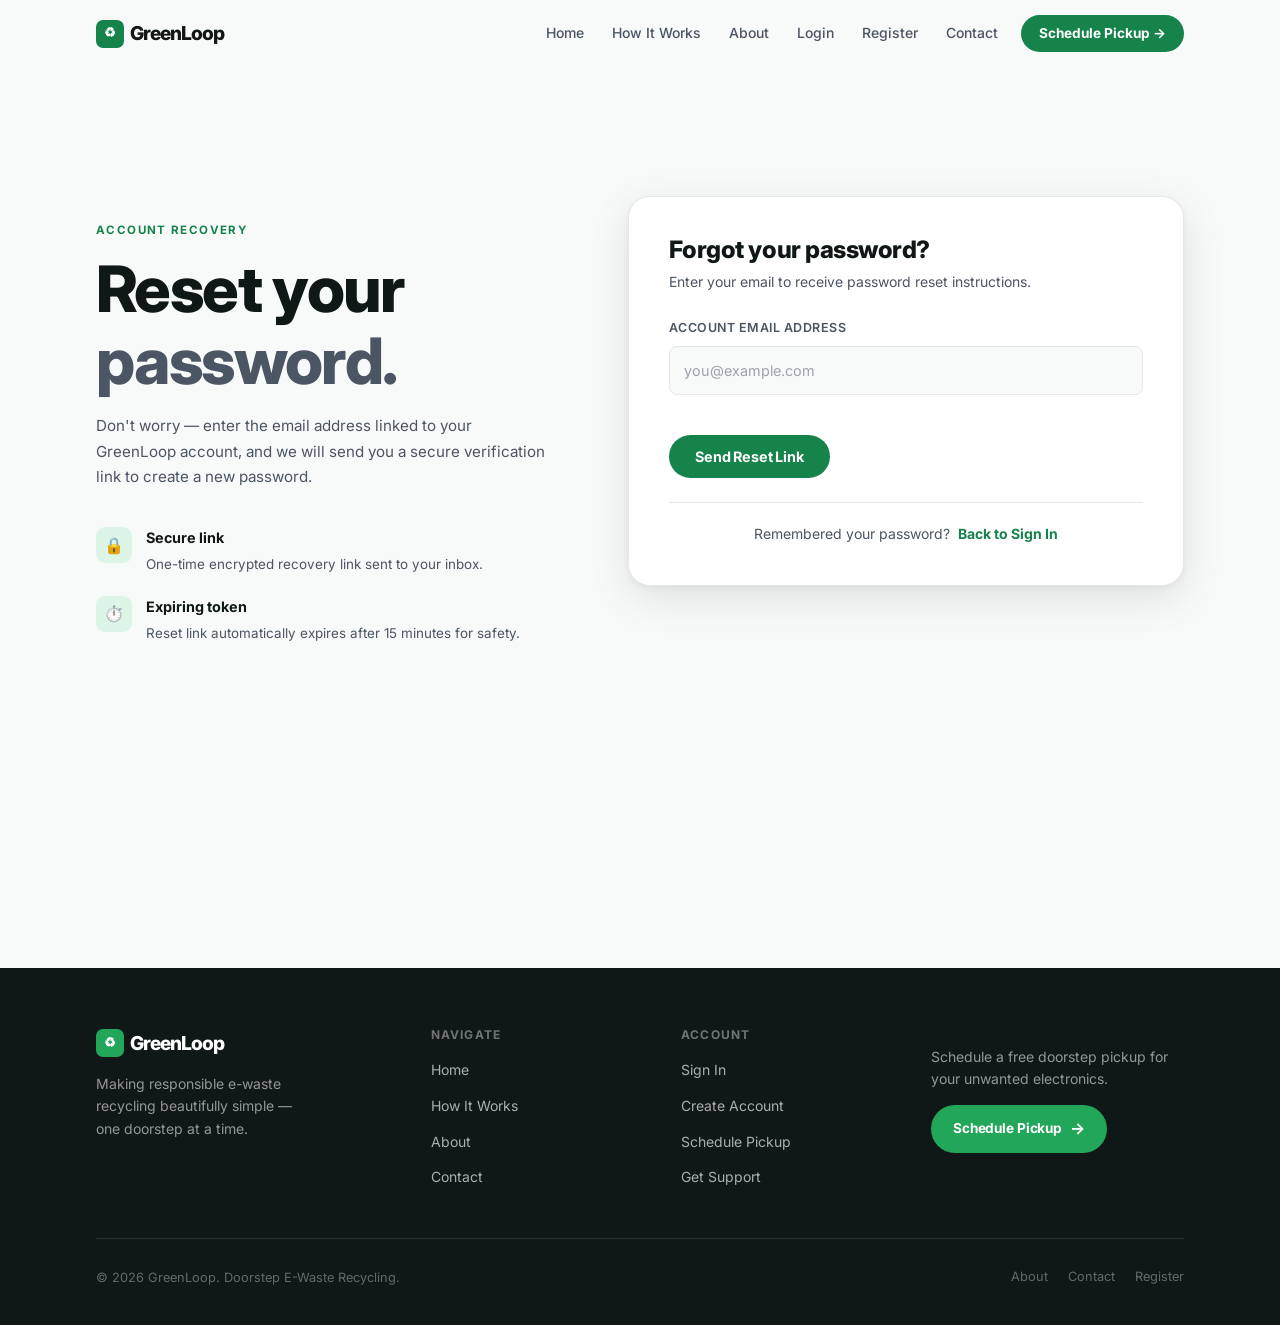
<file: forgot-password.html>
﻿<!DOCTYPE html>
<html lang="en">
<head>
  <meta charset="UTF-8">
  <meta name="viewport" content="width=device-width, initial-scale=1.0">
  <meta name="description" content="Reset your GreenLoop account password. Enter your registered email address to receive secure reset instructions.">
  <title>Reset Password | GreenLoop E-Waste Recycling</title>
  <link rel="preconnect" href="https://fonts.googleapis.com">
  <link rel="preconnect" href="https://fonts.gstatic.com" crossorigin>
  <link href="https://fonts.googleapis.com/css2?family=Inter:ital,opsz,wght@0,14..32,300;0,14..32,400;0,14..32,500;0,14..32,600;0,14..32,700;0,14..32,800;0,14..32,900;1,14..32,400&display=swap" rel="stylesheet">
  <link rel="stylesheet" href="style.css">
  <!-- No-flash theme loader: runs synchronously before page paint -->
  <script>
    (function(){
      try {
        var t = localStorage.getItem('GREENLOOP_THEME');
        if (!t) { t = window.matchMedia('(prefers-color-scheme: dark)').matches ? 'dark' : 'light'; }
        document.documentElement.setAttribute('data-theme', t);
      } catch(e){}
    })();
  </script>
  <link rel="stylesheet" href="effects.css">
</head>
<body>

  <a class="skip-link" href="#main-content">Skip to main content</a>

  <!-- ══ NAVBAR ══════════════════════════════════════════════════ -->
  <header class="site-header" role="banner">
    <a class="brand" href="index.html" aria-label="GreenLoop — home">
      <span class="brand-icon" aria-hidden="true">♻</span>
      GreenLoop
    </a>
    <button class="menu-toggle" aria-label="Open navigation menu" aria-expanded="false" aria-controls="site-nav">
      ☰
    </button>
    <nav class="site-nav" id="site-nav" aria-label="Main navigation">
      <a href="index.html">Home</a>
      <a href="index.html#how-it-works">How It Works</a>
      <a href="about.html">About</a>
      <a href="login.html">Login</a>
      <a href="register.html">Register</a>
      <a href="contact.html">Contact</a>
      <a href="schedule.html" class="nav-cta">Schedule Pickup →</a>
    </nav>
  </header>

  <main id="main-content">
    <section class="form-page-wrap" aria-labelledby="forgot-heading">

      <!-- ── Copy Column ──────────────────────────────────────── -->
      <div class="form-page-copy fade-in-up">
        <span class="eyebrow">Account Recovery</span>
        <h1 id="forgot-heading">
          <span style="display:block">Reset your</span>
          <span style="display:block;color:var(--text-muted)">password.</span>
        </h1>
        <p>
          Don't worry — enter the email address linked to your GreenLoop account,
          and we will send you a secure verification link to create a new password.
        </p>

        <div class="benefit-list" role="list" aria-label="Security measures">
          <div class="benefit-item" role="listitem">
            <div class="benefit-icon" aria-hidden="true">🔒</div>
            <div class="benefit-text">
              <strong>Secure link</strong>
              <span>One-time encrypted recovery link sent to your inbox.</span>
            </div>
          </div>
          <div class="benefit-item" role="listitem">
            <div class="benefit-icon" aria-hidden="true">⏱️</div>
            <div class="benefit-text">
              <strong>Expiring token</strong>
              <span>Reset link automatically expires after 15 minutes for safety.</span>
            </div>
          </div>
        </div>
      </div>

      <!-- ── Reset Card ───────────────────────────────────────── -->
      <div class="form-card fade-in-up" data-delay="2">

        <div style="margin-bottom:24px;">
          <h2 style="font-size:1.5rem;margin-bottom:6px;">Forgot your password?</h2>
          <p class="form-desc" style="margin:0;">Enter your email to receive password reset instructions.</p>
        </div>

        <form id="forgot-password-form" novalidate aria-label="Password reset form">

          <div class="form-group">
            <label for="forgot-email">Account email address</label>
            <input
              id="forgot-email"
              name="email"
              type="email"
              required
              placeholder="you@example.com"
              autocomplete="email"
              aria-describedby="forgot-email-error"
            >
            <span class="error-msg" id="forgot-email-error" data-error-for="forgot-email" role="alert"></span>
          </div>

          <button type="submit" id="btn-send-reset" class="btn btn-full">
            Send Reset Link
          </button>

        </form>

        <div style="margin-top:24px;padding-top:20px;border-top:1px solid var(--border);text-align:center;font-size:.875rem;color:var(--text-muted);">
          Remembered your password?
          <a href="login.html" style="color:var(--accent);font-weight:700;margin-left:4px;">
            Back to Sign In
          </a>
        </div>

      </div>

    </section>
  </main>

  <!-- ══ FOOTER ═════════════════════════════════════════════════ -->
  <footer role="contentinfo">
    <div class="footer-top">
      <div class="footer-brand">
        <a class="brand" href="index.html" aria-label="GreenLoop home">
          <span class="brand-icon" aria-hidden="true">♻</span>
          GreenLoop
        </a>
        <p>Making responsible e-waste recycling beautifully simple — one doorstep at a time.</p>
      </div>

      <nav class="footer-col" aria-label="Site navigation">
        <h4>Navigate</h4>
        <ul>
          <li><a href="index.html">Home</a></li>
          <li><a href="index.html#how-it-works">How It Works</a></li>
          <li><a href="about.html">About</a></li>
          <li><a href="contact.html">Contact</a></li>
        </ul>
      </nav>

      <nav class="footer-col" aria-label="Account links">
        <h4>Account</h4>
        <ul>
          <li><a href="login.html">Sign In</a></li>
          <li><a href="register.html">Create Account</a></li>
          <li><a href="schedule.html">Schedule Pickup</a></li>
          <li><a href="contact.html">Get Support</a></li>
        </ul>
      </nav>

      <div class="footer-cta-col">
        <h4>Ready to recycle?</h4>
        <p>Schedule a free doorstep pickup for your unwanted electronics.</p>
        <a href="schedule.html" class="btn">
          Schedule Pickup <span class="arrow" aria-hidden="true">→</span>
        </a>
      </div>
    </div>

    <div class="footer-bottom">
      <p>© 2026 GreenLoop. Doorstep E-Waste Recycling.</p>
      <div class="footer-bottom-links">
        <a href="about.html">About</a>
        <a href="contact.html">Contact</a>
        <a href="register.html">Register</a>
      </div>
    </div>
  </footer>

  <script src="script.js"></script>
  <script src="auth.js"></script>
</body>
</html>
</file>
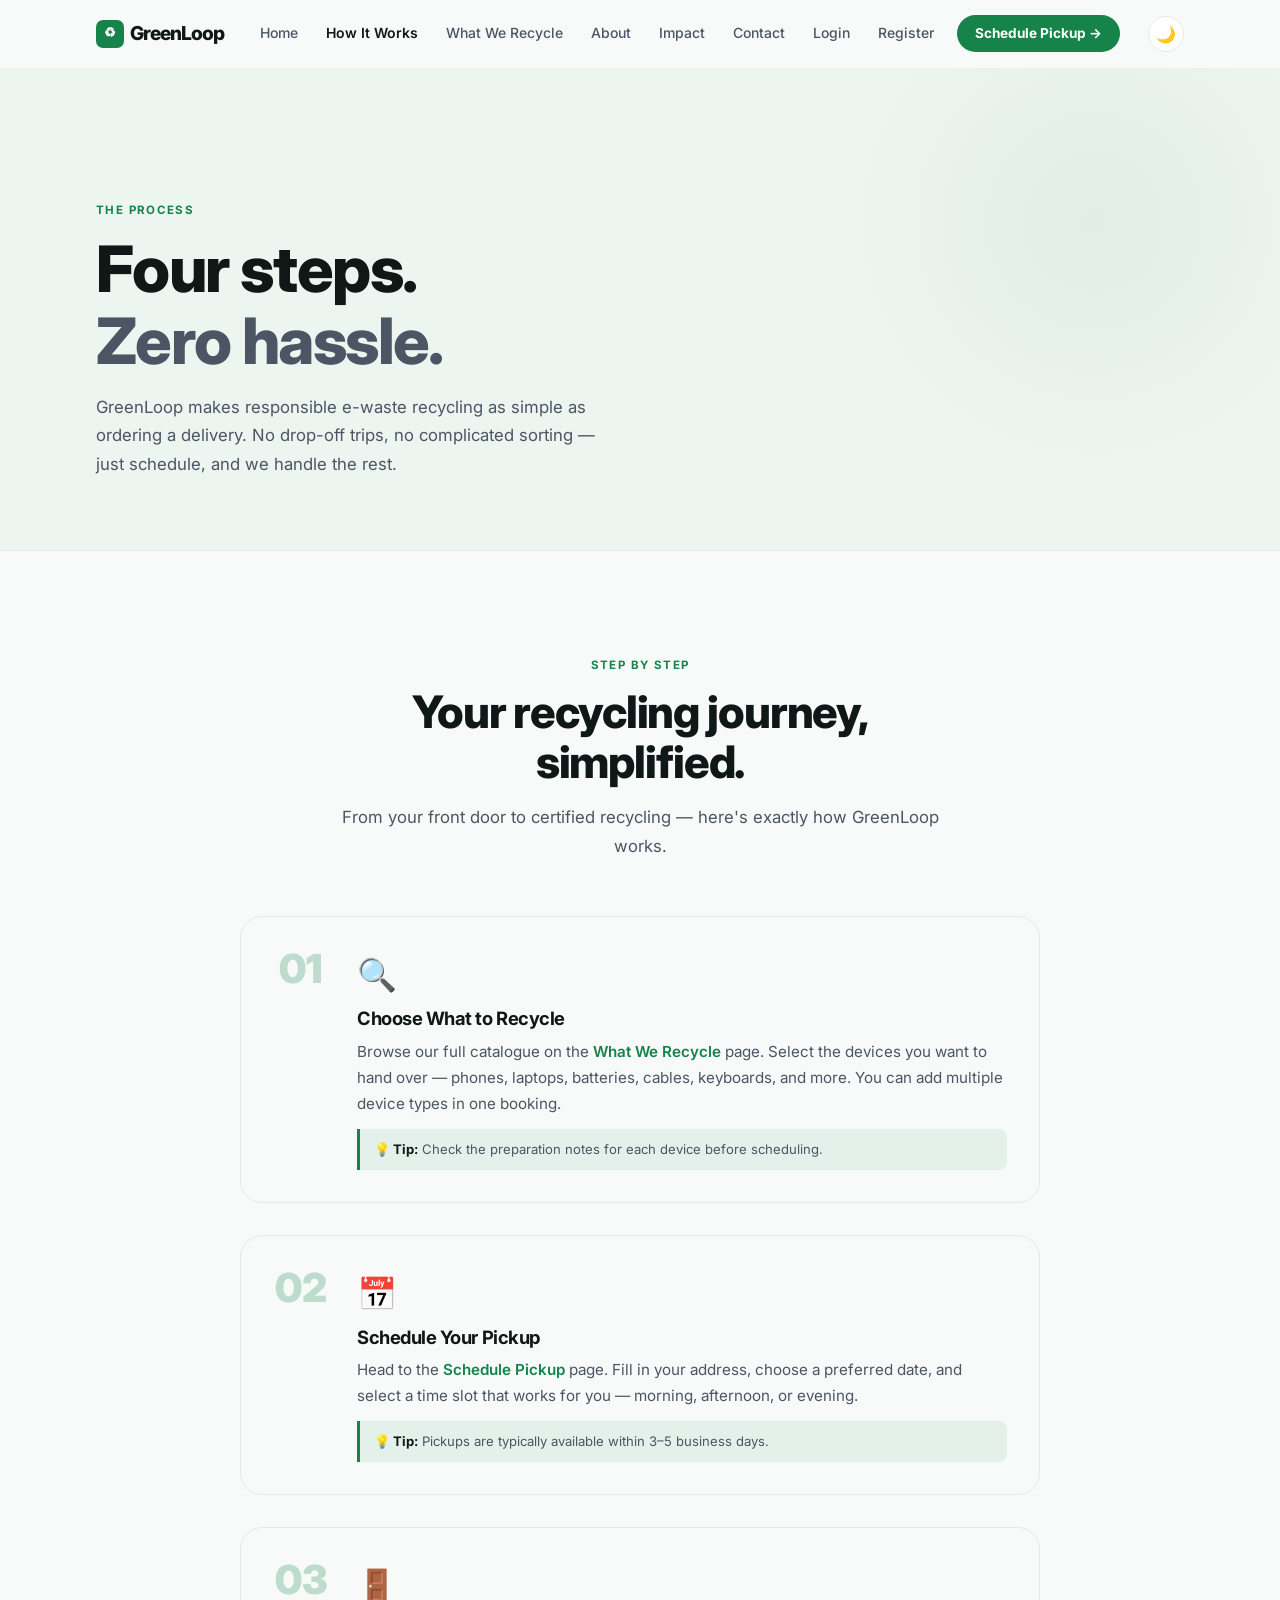
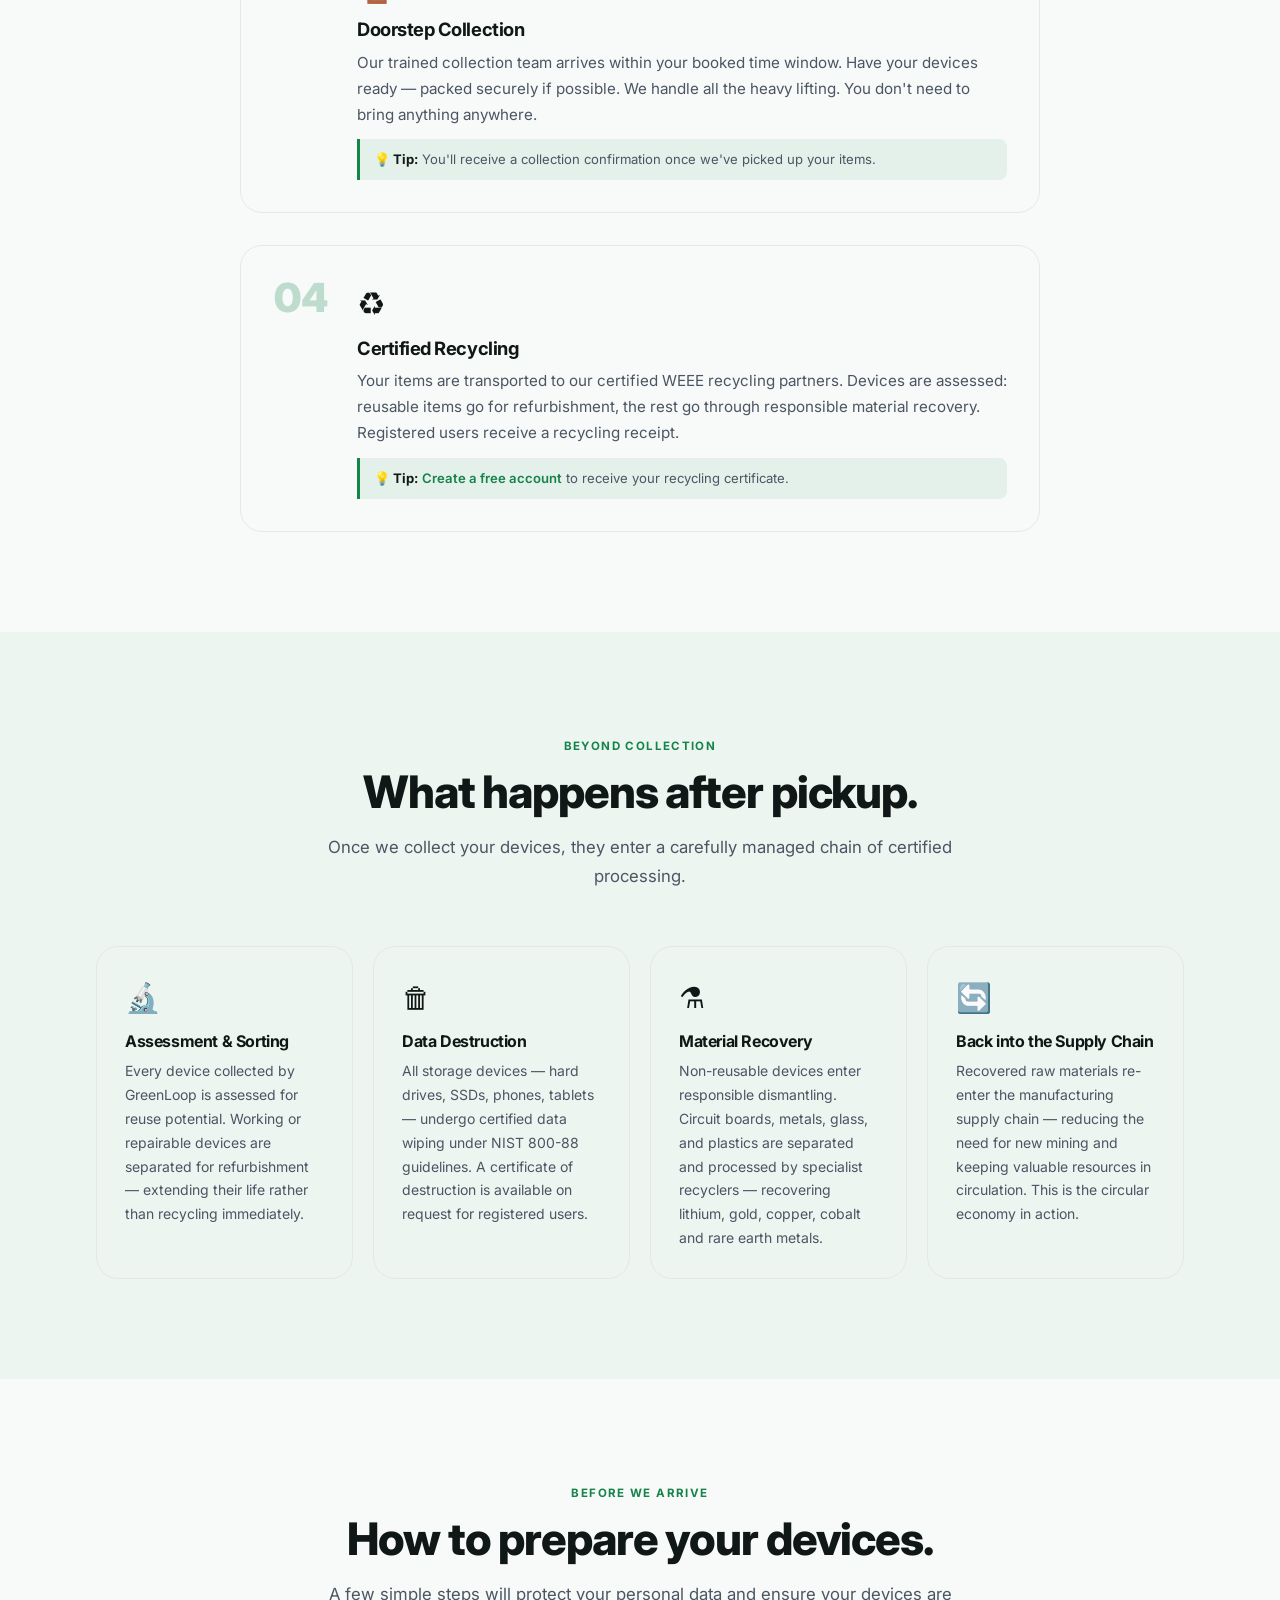
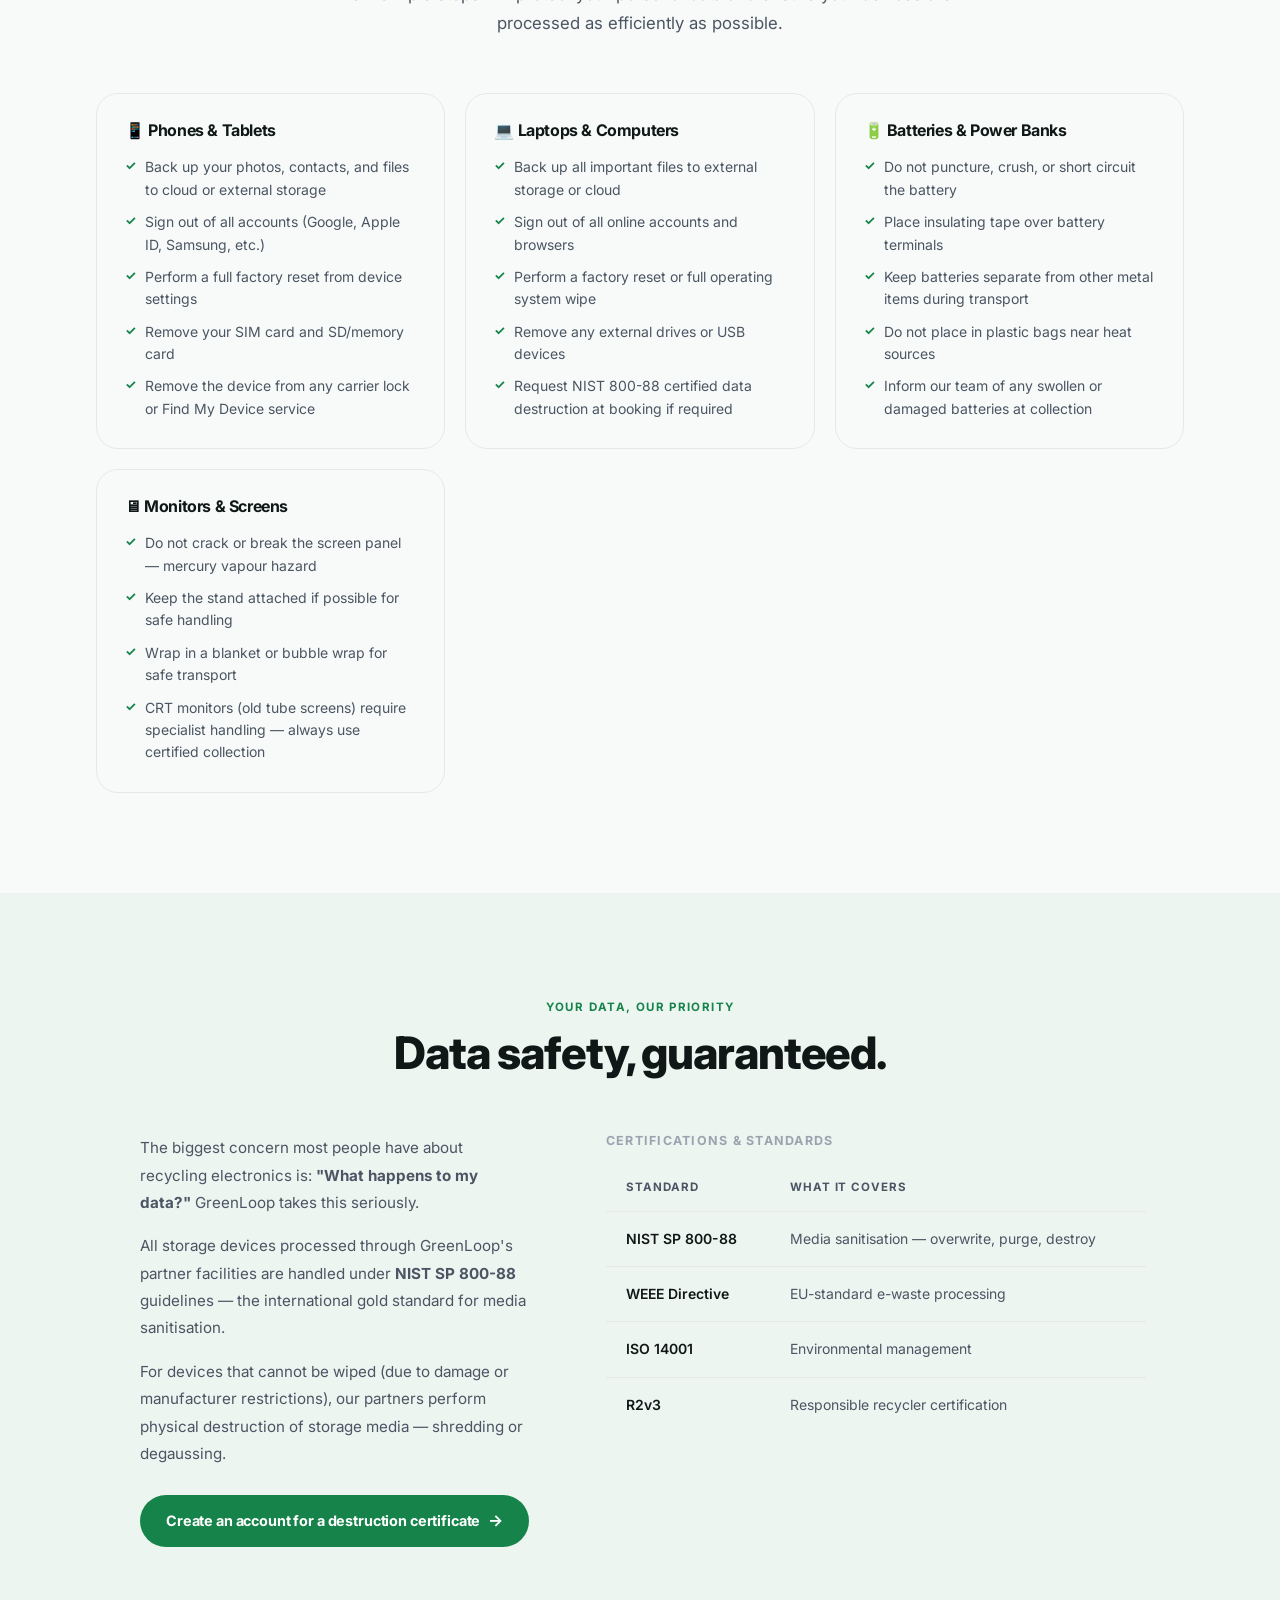
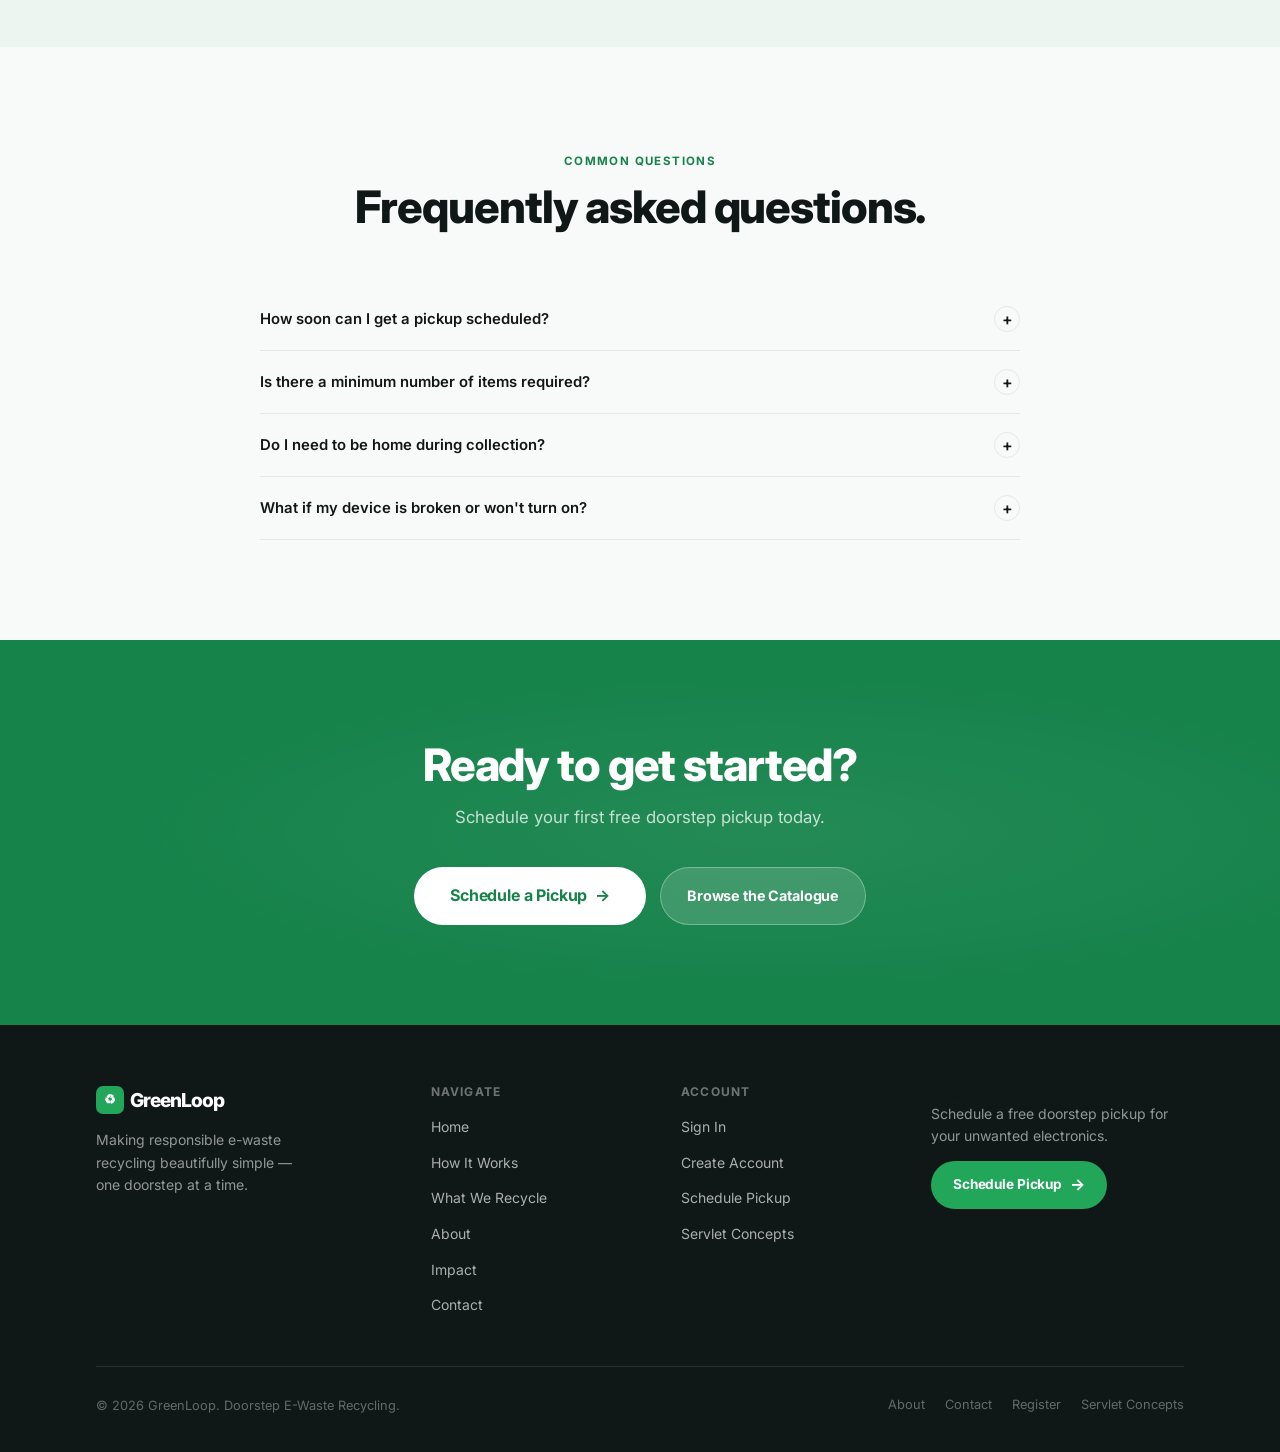
<file: how-it-works.html>
<!DOCTYPE html>
<html lang="en">
<head>
  <meta charset="UTF-8">
  <meta name="viewport" content="width=device-width, initial-scale=1.0">
  <meta name="description" content="Learn how GreenLoop's doorstep e-waste pickup works — from scheduling to certified recycling in four simple steps.">
  <title>How It Works | GreenLoop E-Waste Recycling</title>
  <link rel="preconnect" href="https://fonts.googleapis.com">
  <link rel="preconnect" href="https://fonts.gstatic.com" crossorigin>
  <link href="https://fonts.googleapis.com/css2?family=Inter:ital,opsz,wght@0,14..32,300;0,14..32,400;0,14..32,500;0,14..32,600;0,14..32,700;0,14..32,800;0,14..32,900;1,14..32,400&display=swap" rel="stylesheet">
  <link rel="stylesheet" href="style.css">
  <!-- No-flash theme loader -->
  <script>
    (function(){
      try {
        var t = localStorage.getItem('GREENLOOP_THEME');
        if (!t) { t = window.matchMedia('(prefers-color-scheme: dark)').matches ? 'dark' : 'light'; }
        document.documentElement.setAttribute('data-theme', t);
      } catch(e){}
    })();
  </script>
  <link rel="stylesheet" href="effects.css">
</head>
<body>

  <a class="skip-link" href="#main-content">Skip to main content</a>

  <!-- ══ NAVBAR ══════════════════════════════════════════════════ -->
  <header class="site-header" role="banner">
    <a class="brand" href="index.html" aria-label="GreenLoop — home">
      <span class="brand-icon" aria-hidden="true">♻</span>
      GreenLoop
    </a>
    <button class="menu-toggle" aria-label="Open navigation menu" aria-expanded="false" aria-controls="site-nav">
      ☰
    </button>
    <nav class="site-nav" id="site-nav" aria-label="Main navigation">
      <a href="index.html">Home</a>
      <a href="how-it-works.html" class="active" aria-current="page">How It Works</a>
      <a href="what-we-recycle.html">What We Recycle</a>
      <a href="about.html">About</a>
      <a href="impact.html">Impact</a>
      <a href="contact.html">Contact</a>
      <a href="login.html">Login</a>
      <a href="register.html">Register</a>
      <a href="schedule.html" class="nav-cta">Schedule Pickup →</a>
    </nav>
    <button class="theme-toggle" id="theme-toggle-btn" aria-label="Toggle dark mode" title="Toggle dark/light mode">🌙</button>
  </header>

  <main id="main-content">

    <!-- ══ PAGE HERO ════════════════════════════════════════════ -->
    <section class="page-hero" aria-labelledby="hiw-heading">
      <div class="page-hero-content">
        <span class="eyebrow">The Process</span>
        <h1 id="hiw-heading">
          <span style="display:block">Four steps.</span>
          <span style="display:block;color:var(--text-muted)">Zero hassle.</span>
        </h1>
        <p class="lead">
          GreenLoop makes responsible e-waste recycling as simple as ordering a delivery.
          No drop-off trips, no complicated sorting — just schedule, and we handle the rest.
        </p>
      </div>
    </section>

    <!-- ══ SECTION 1: THE 4 STEPS (Ordered List) ═══════════════ -->
    <section class="section" aria-labelledby="steps-heading">
      <div class="section-header center fade-in-up">
        <span class="eyebrow">Step by Step</span>
        <h2 id="steps-heading">Your recycling journey, simplified.</h2>
        <p class="subtext">
          From your front door to certified recycling — here's exactly how GreenLoop works.
        </p>
      </div>

      <!-- ORDERED LIST: The process steps -->
      <div class="hiw-steps-wrap">
        <ol class="hiw-steps-ol" aria-label="GreenLoop process steps">

          <li class="hiw-step-item fade-in-up" data-delay="1">
            <div class="hiw-step-number" aria-hidden="true">01</div>
            <div class="hiw-step-body">
              <div class="hiw-step-icon" aria-hidden="true">🔍</div>
              <h3>Choose What to Recycle</h3>
              <p>
                Browse our full catalogue on the <a href="what-we-recycle.html" style="color:var(--accent);font-weight:600;">What We Recycle</a> page.
                Select the devices you want to hand over — phones, laptops, batteries, cables, keyboards, and more.
                You can add multiple device types in one booking.
              </p>
              <div class="hiw-step-tips">
                <strong>💡 Tip:</strong> Check the preparation notes for each device before scheduling.
              </div>
            </div>
          </li>

          <li class="hiw-step-item fade-in-up" data-delay="2">
            <div class="hiw-step-number" aria-hidden="true">02</div>
            <div class="hiw-step-body">
              <div class="hiw-step-icon" aria-hidden="true">📅</div>
              <h3>Schedule Your Pickup</h3>
              <p>
                Head to the <a href="schedule.html" style="color:var(--accent);font-weight:600;">Schedule Pickup</a> page.
                Fill in your address, choose a preferred date, and select a time slot that works for you —
                morning, afternoon, or evening.
              </p>
              <div class="hiw-step-tips">
                <strong>💡 Tip:</strong> Pickups are typically available within 3–5 business days.
              </div>
            </div>
          </li>

          <li class="hiw-step-item fade-in-up" data-delay="3">
            <div class="hiw-step-number" aria-hidden="true">03</div>
            <div class="hiw-step-body">
              <div class="hiw-step-icon" aria-hidden="true">🚪</div>
              <h3>Doorstep Collection</h3>
              <p>
                Our trained collection team arrives within your booked time window.
                Have your devices ready — packed securely if possible.
                We handle all the heavy lifting. You don't need to bring anything anywhere.
              </p>
              <div class="hiw-step-tips">
                <strong>💡 Tip:</strong> You'll receive a collection confirmation once we've picked up your items.
              </div>
            </div>
          </li>

          <li class="hiw-step-item fade-in-up" data-delay="4">
            <div class="hiw-step-number" aria-hidden="true">04</div>
            <div class="hiw-step-body">
              <div class="hiw-step-icon" aria-hidden="true">♻</div>
              <h3>Certified Recycling</h3>
              <p>
                Your items are transported to our certified WEEE recycling partners.
                Devices are assessed: reusable items go for refurbishment, the rest go through
                responsible material recovery. Registered users receive a recycling receipt.
              </p>
              <div class="hiw-step-tips">
                <strong>💡 Tip:</strong> <a href="register.html" style="color:var(--accent);font-weight:600;">Create a free account</a> to receive your recycling certificate.
              </div>
            </div>
          </li>

        </ol>
      </div>
    </section>

    <!-- ══ SECTION 2: AFTER COLLECTION ══════════════════════════ -->
    <section class="section alt" aria-labelledby="after-heading">
      <div class="section-header center fade-in-up">
        <span class="eyebrow">Beyond Collection</span>
        <h2 id="after-heading">What happens after pickup.</h2>
        <p class="subtext">
          Once we collect your devices, they enter a carefully managed chain of certified processing.
        </p>
      </div>

      <div class="after-grid">

        <article class="after-card fade-in-up" data-delay="1">
          <div class="after-icon" aria-hidden="true">🔬</div>
          <h3>Assessment &amp; Sorting</h3>
          <p>
            Every device collected by GreenLoop is assessed for reuse potential.
            Working or repairable devices are separated for refurbishment — extending their life
            rather than recycling immediately.
          </p>
        </article>

        <article class="after-card fade-in-up" data-delay="2">
          <div class="after-icon" aria-hidden="true">🗑</div>
          <h3>Data Destruction</h3>
          <p>
            All storage devices — hard drives, SSDs, phones, tablets — undergo certified
            data wiping under NIST 800-88 guidelines. A certificate of destruction is available
            on request for registered users.
          </p>
        </article>

        <article class="after-card fade-in-up" data-delay="3">
          <div class="after-icon" aria-hidden="true">⚗</div>
          <h3>Material Recovery</h3>
          <p>
            Non-reusable devices enter responsible dismantling. Circuit boards, metals, glass,
            and plastics are separated and processed by specialist recyclers — recovering
            lithium, gold, copper, cobalt and rare earth metals.
          </p>
        </article>

        <article class="after-card fade-in-up" data-delay="4">
          <div class="after-icon" aria-hidden="true">🔄</div>
          <h3>Back into the Supply Chain</h3>
          <p>
            Recovered raw materials re-enter the manufacturing supply chain — reducing the
            need for new mining and keeping valuable resources in circulation.
            This is the circular economy in action.
          </p>
        </article>

      </div>
    </section>

    <!-- ══ SECTION 3: DEVICE PREPARATION (Unordered List) ═══════ -->
    <section class="section" aria-labelledby="prep-heading">
      <div class="section-header center fade-in-up">
        <span class="eyebrow">Before We Arrive</span>
        <h2 id="prep-heading">How to prepare your devices.</h2>
        <p class="subtext">
          A few simple steps will protect your personal data and ensure your devices
          are processed as efficiently as possible.
        </p>
      </div>

      <div class="prep-grid">

        <div class="prep-card fade-in-up" data-delay="1">
          <h3>📱 Phones &amp; Tablets</h3>
          <ul class="prep-list" aria-label="Phone and tablet preparation steps">
            <li>Back up your photos, contacts, and files to cloud or external storage</li>
            <li>Sign out of all accounts (Google, Apple ID, Samsung, etc.)</li>
            <li>Perform a full factory reset from device settings</li>
            <li>Remove your SIM card and SD/memory card</li>
            <li>Remove the device from any carrier lock or Find My Device service</li>
          </ul>
        </div>

        <div class="prep-card fade-in-up" data-delay="2">
          <h3>💻 Laptops &amp; Computers</h3>
          <ul class="prep-list" aria-label="Laptop and computer preparation steps">
            <li>Back up all important files to external storage or cloud</li>
            <li>Sign out of all online accounts and browsers</li>
            <li>Perform a factory reset or full operating system wipe</li>
            <li>Remove any external drives or USB devices</li>
            <li>Request NIST 800-88 certified data destruction at booking if required</li>
          </ul>
        </div>

        <div class="prep-card fade-in-up" data-delay="3">
          <h3>🔋 Batteries &amp; Power Banks</h3>
          <ul class="prep-list" aria-label="Battery preparation steps">
            <li>Do not puncture, crush, or short circuit the battery</li>
            <li>Place insulating tape over battery terminals</li>
            <li>Keep batteries separate from other metal items during transport</li>
            <li>Do not place in plastic bags near heat sources</li>
            <li>Inform our team of any swollen or damaged batteries at collection</li>
          </ul>
        </div>

        <div class="prep-card fade-in-up" data-delay="4">
          <h3>🖥 Monitors &amp; Screens</h3>
          <ul class="prep-list" aria-label="Monitor preparation steps">
            <li>Do not crack or break the screen panel — mercury vapour hazard</li>
            <li>Keep the stand attached if possible for safe handling</li>
            <li>Wrap in a blanket or bubble wrap for safe transport</li>
            <li>CRT monitors (old tube screens) require specialist handling — always use certified collection</li>
          </ul>
        </div>

      </div>
    </section>

    <!-- ══ SECTION 4: DATA SAFETY DEEP-DIVE ═════════════════════ -->
    <section class="section alt" aria-labelledby="data-heading">
      <div class="section-header center fade-in-up">
        <span class="eyebrow">Your Data, Our Priority</span>
        <h2 id="data-heading">Data safety, guaranteed.</h2>
      </div>

      <div class="data-safety-wrap fade-in-up" data-delay="2">
        <div class="data-safety-text">
          <p>
            The biggest concern most people have about recycling electronics is: <strong>"What happens to my data?"</strong>
            GreenLoop takes this seriously.
          </p>
          <p style="margin-top:16px;">
            All storage devices processed through GreenLoop's partner facilities are handled under
            <strong>NIST SP 800-88</strong> guidelines — the international gold standard for media sanitisation.
          </p>
          <p style="margin-top:16px;">
            For devices that cannot be wiped (due to damage or manufacturer restrictions),
            our partners perform physical destruction of storage media — shredding or degaussing.
          </p>
          <a href="register.html" class="btn" style="margin-top:28px;" id="hiw-register-btn">
            Create an account for a destruction certificate <span class="arrow" aria-hidden="true">→</span>
          </a>
        </div>

        <aside class="data-safety-standards" aria-label="Data safety certifications">
          <h3>Certifications &amp; Standards</h3>
          <table aria-label="Data safety standards used by GreenLoop">
            <thead>
              <tr>
                <th scope="col">Standard</th>
                <th scope="col">What It Covers</th>
              </tr>
            </thead>
            <tbody>
              <tr>
                <td><span class="cell-em">NIST SP 800-88</span></td>
                <td>Media sanitisation — overwrite, purge, destroy</td>
              </tr>
              <tr>
                <td><span class="cell-em">WEEE Directive</span></td>
                <td>EU-standard e-waste processing</td>
              </tr>
              <tr>
                <td><span class="cell-em">ISO 14001</span></td>
                <td>Environmental management</td>
              </tr>
              <tr>
                <td><span class="cell-em">R2v3</span></td>
                <td>Responsible recycler certification</td>
              </tr>
            </tbody>
          </table>
        </aside>
      </div>
    </section>

    <!-- ══ FAQ ═══════════════════════════════════════════════════ -->
    <section class="section" aria-labelledby="faq-hiw-heading">
      <div class="section-header center fade-in-up">
        <span class="eyebrow">Common Questions</span>
        <h2 id="faq-hiw-heading">Frequently asked questions.</h2>
      </div>

      <div class="faq-list fade-in-up" data-delay="2" id="faq-list-hiw" role="list" style="max-width:760px;margin:0 auto;">

        <div class="faq-item" role="listitem">
          <button class="faq-btn" aria-expanded="false" id="faq-hiw-1" aria-controls="faq-hiw-answer-1">
            How soon can I get a pickup scheduled?
            <span class="faq-icon" aria-hidden="true">+</span>
          </button>
          <div class="faq-answer" id="faq-hiw-answer-1" role="region" aria-labelledby="faq-hiw-1">
            <p>
              Most pickups are available within 3–5 business days of booking. Same-week slots are often
              available in central service areas. Check the <a href="schedule.html">Schedule page</a> for
              live availability in your postcode.
            </p>
          </div>
        </div>

        <div class="faq-item" role="listitem">
          <button class="faq-btn" aria-expanded="false" id="faq-hiw-2" aria-controls="faq-hiw-answer-2">
            Is there a minimum number of items required?
            <span class="faq-icon" aria-hidden="true">+</span>
          </button>
          <div class="faq-answer" id="faq-hiw-answer-2" role="region" aria-labelledby="faq-hiw-2">
            <p>
              No minimum! You can book a collection for a single cable or a whole room of old electronics.
              For very large volumes (50+ items), contact our business team for a dedicated collection service.
            </p>
          </div>
        </div>

        <div class="faq-item" role="listitem">
          <button class="faq-btn" aria-expanded="false" id="faq-hiw-3" aria-controls="faq-hiw-answer-3">
            Do I need to be home during collection?
            <span class="faq-icon" aria-hidden="true">+</span>
          </button>
          <div class="faq-answer" id="faq-hiw-answer-3" role="region" aria-labelledby="faq-hiw-3">
            <p>
              Yes — someone should be present to hand over the items. If you're unable to be home,
              you can add access instructions in your booking notes (e.g., leave items with a concierge or neighbour).
            </p>
          </div>
        </div>

        <div class="faq-item" role="listitem">
          <button class="faq-btn" aria-expanded="false" id="faq-hiw-4" aria-controls="faq-hiw-answer-4">
            What if my device is broken or won't turn on?
            <span class="faq-icon" aria-hidden="true">+</span>
          </button>
          <div class="faq-answer" id="faq-hiw-answer-4" role="region" aria-labelledby="faq-hiw-4">
            <p>
              We still accept broken devices! Select "Not working" or "Damaged / unsafe" as the condition
              when booking. Our partners are equipped to safely handle broken screens, swollen batteries, and faulty units.
              Do let us know if a battery is visibly swollen or leaking.
            </p>
          </div>
        </div>

      </div>
    </section>

    <!-- ══ CTA ═══════════════════════════════════════════════════ -->
    <section class="cta-section" aria-labelledby="hiw-cta-heading">
      <div class="fade-in-up">
        <h2 id="hiw-cta-heading">Ready to get started?</h2>
        <p>Schedule your first free doorstep pickup today.</p>
        <div style="display:flex;gap:14px;justify-content:center;flex-wrap:wrap;">
          <a href="schedule.html" class="btn btn-lg" id="hiw-final-cta">
            Schedule a Pickup <span class="arrow" aria-hidden="true">→</span>
          </a>
          <a href="what-we-recycle.html" class="btn" style="background:rgba(255,255,255,.15);color:#fff;border:1.5px solid rgba(255,255,255,.3);" id="hiw-catalogue-btn">
            Browse the Catalogue
          </a>
        </div>
      </div>
    </section>

  </main>

  <!-- ══ FOOTER ═════════════════════════════════════════════════ -->
  <footer role="contentinfo">
    <div class="footer-top">
      <div class="footer-brand">
        <a class="brand" href="index.html" aria-label="GreenLoop home">
          <span class="brand-icon" aria-hidden="true">♻</span>
          GreenLoop
        </a>
        <p>Making responsible e-waste recycling beautifully simple — one doorstep at a time.</p>
      </div>

      <nav class="footer-col" aria-label="Site navigation">
        <h4>Navigate</h4>
        <ul>
          <li><a href="index.html">Home</a></li>
          <li><a href="how-it-works.html">How It Works</a></li>
          <li><a href="what-we-recycle.html">What We Recycle</a></li>
          <li><a href="about.html">About</a></li>
          <li><a href="impact.html">Impact</a></li>
          <li><a href="contact.html">Contact</a></li>
        </ul>
      </nav>

      <nav class="footer-col" aria-label="Account links">
        <h4>Account</h4>
        <ul>
          <li><a href="login.html">Sign In</a></li>
          <li><a href="register.html">Create Account</a></li>
          <li><a href="schedule.html">Schedule Pickup</a></li>
          <li><a href="servlet-concepts.html">Servlet Concepts</a></li>
        </ul>
      </nav>

      <div class="footer-cta-col">
        <h4>Ready to recycle?</h4>
        <p>Schedule a free doorstep pickup for your unwanted electronics.</p>
        <a href="schedule.html" class="btn">Schedule Pickup <span class="arrow" aria-hidden="true">→</span></a>
      </div>
    </div>

    <div class="footer-bottom">
      <p>© 2026 GreenLoop. Doorstep E-Waste Recycling.</p>
      <div class="footer-bottom-links">
        <a href="about.html">About</a>
        <a href="contact.html">Contact</a>
        <a href="register.html">Register</a>
        <a href="servlet-concepts.html">Servlet Concepts</a>
      </div>
    </div>
  </footer>

  <script src="data.js"></script>
  <script src="script.js"></script>
  <script src="auth.js"></script>
</body>
</html>
</file>
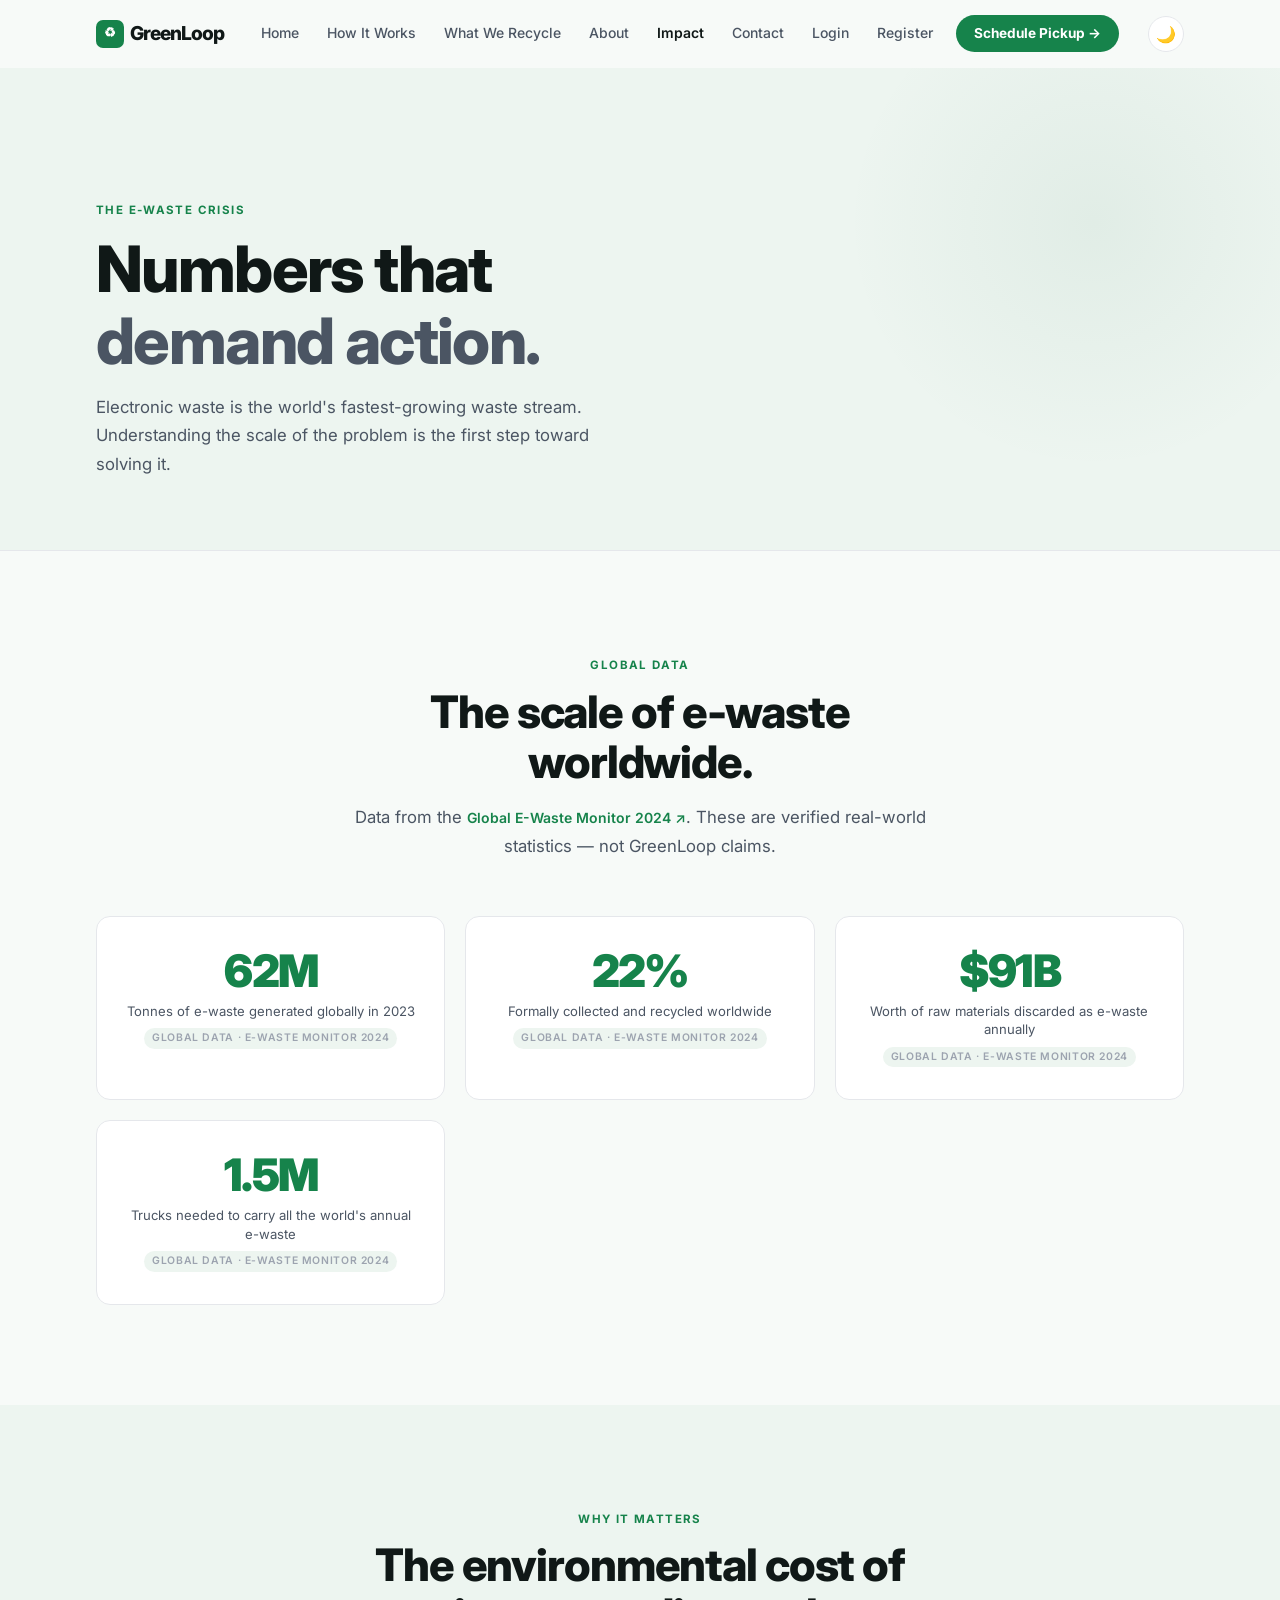
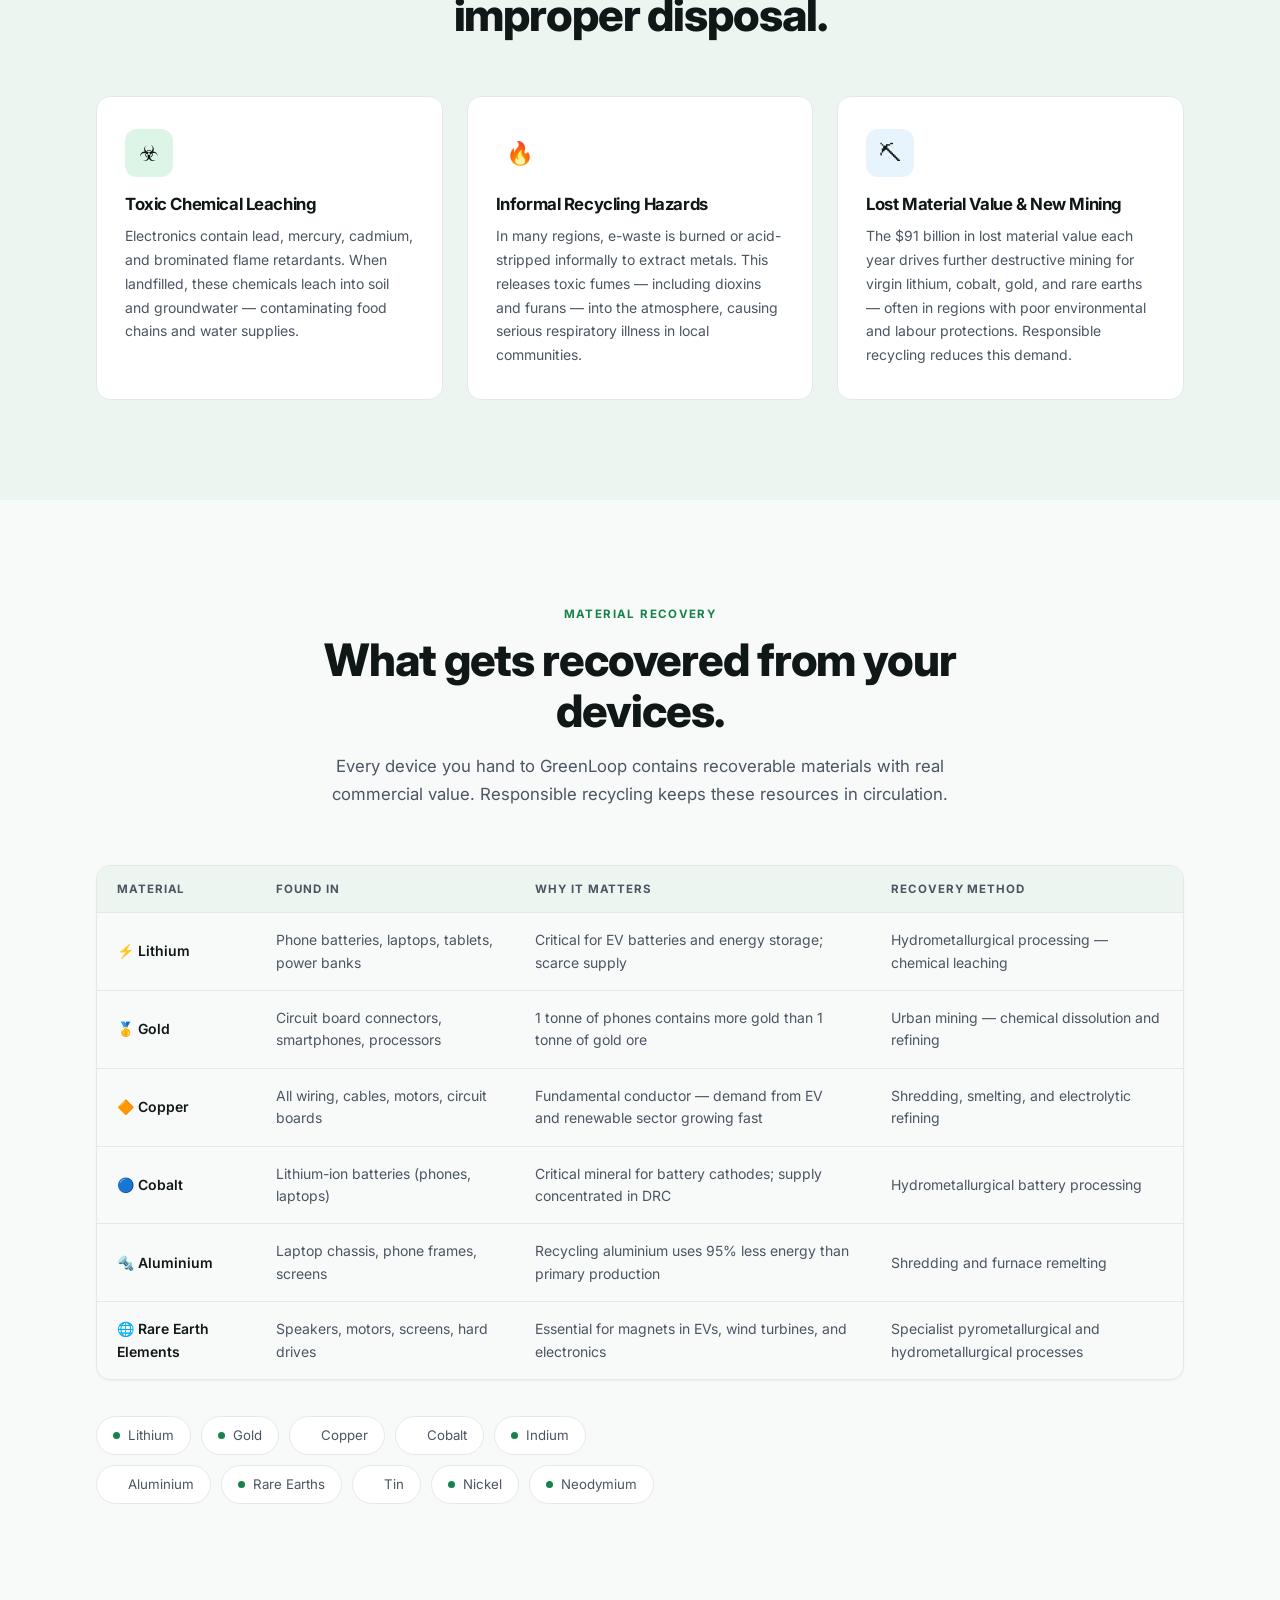
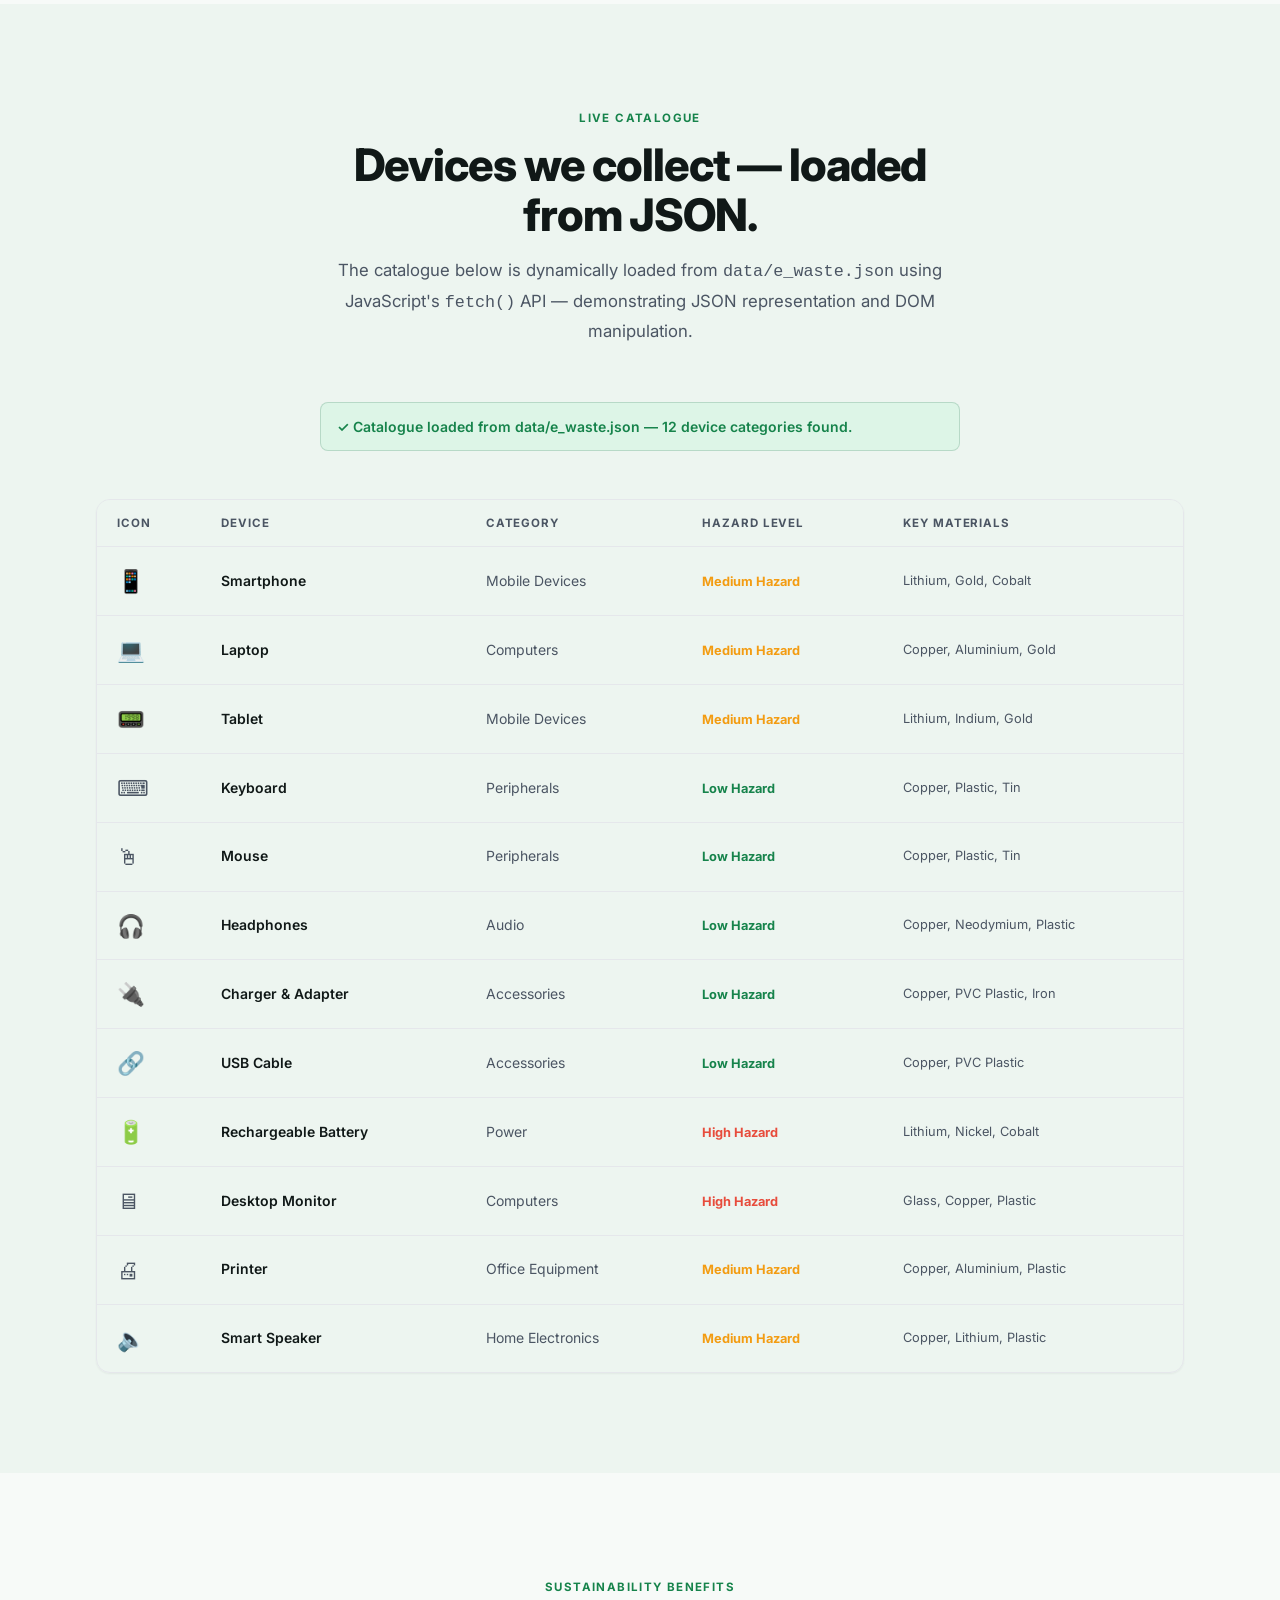
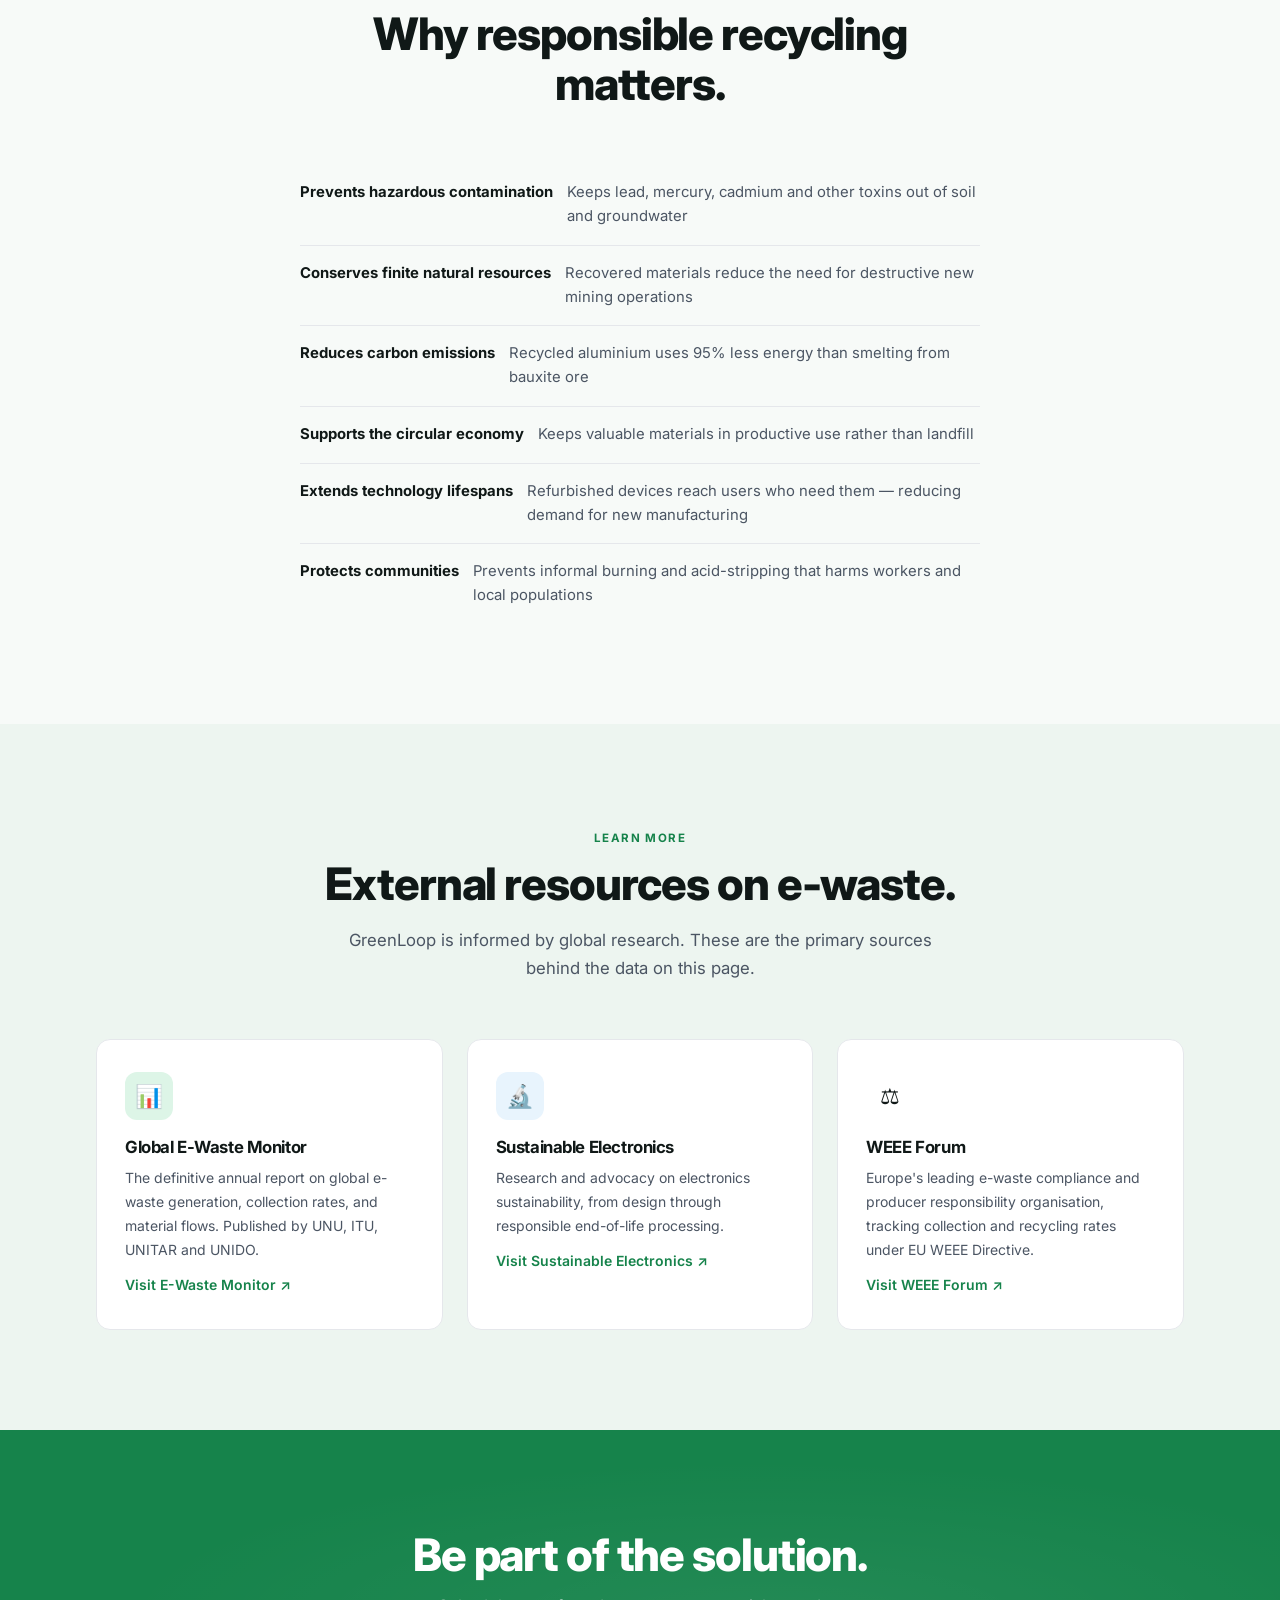
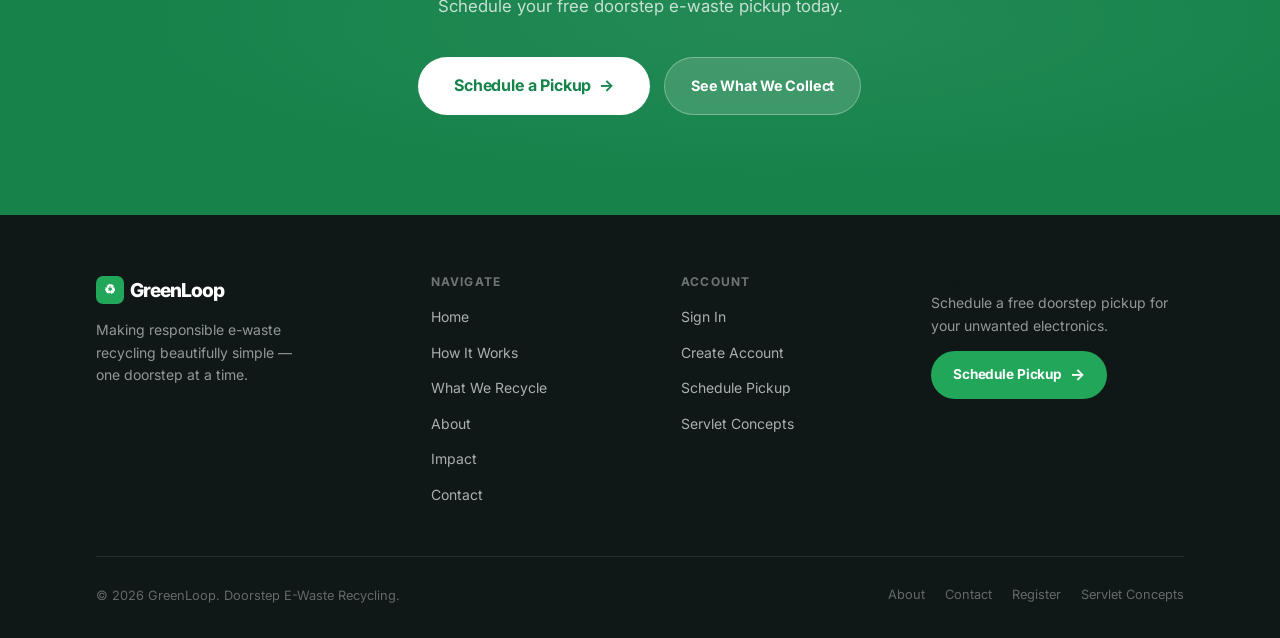
<file: impact.html>
<!DOCTYPE html>
<html lang="en">
<head>
  <meta charset="UTF-8">
  <meta name="viewport" content="width=device-width, initial-scale=1.0">
  <meta name="description" content="GreenLoop's environmental impact — global e-waste statistics, material recovery data, and how responsible recycling makes a difference.">
  <title>Impact | GreenLoop E-Waste Recycling</title>
  <link rel="preconnect" href="https://fonts.googleapis.com">
  <link rel="preconnect" href="https://fonts.gstatic.com" crossorigin>
  <link href="https://fonts.googleapis.com/css2?family=Inter:ital,opsz,wght@0,14..32,300;0,14..32,400;0,14..32,500;0,14..32,600;0,14..32,700;0,14..32,800;0,14..32,900;1,14..32,400&display=swap" rel="stylesheet">
  <link rel="stylesheet" href="style.css">
  <!-- No-flash theme loader -->
  <script>
    (function(){
      try {
        var t = localStorage.getItem('GREENLOOP_THEME');
        if (!t) { t = window.matchMedia('(prefers-color-scheme: dark)').matches ? 'dark' : 'light'; }
        document.documentElement.setAttribute('data-theme', t);
      } catch(e){}
    })();
  </script>
  <link rel="stylesheet" href="effects.css">
</head>
<body>

  <a class="skip-link" href="#main-content">Skip to main content</a>

  <!-- ══ NAVBAR ══════════════════════════════════════════════════ -->
  <header class="site-header" role="banner">
    <a class="brand" href="index.html" aria-label="GreenLoop — home">
      <span class="brand-icon" aria-hidden="true">♻</span>
      GreenLoop
    </a>
    <button class="menu-toggle" aria-label="Open navigation menu" aria-expanded="false" aria-controls="site-nav">
      ☰
    </button>
    <nav class="site-nav" id="site-nav" aria-label="Main navigation">
      <a href="index.html">Home</a>
      <a href="how-it-works.html">How It Works</a>
      <a href="what-we-recycle.html">What We Recycle</a>
      <a href="about.html">About</a>
      <a href="impact.html" class="active" aria-current="page">Impact</a>
      <a href="contact.html">Contact</a>
      <a href="login.html">Login</a>
      <a href="register.html">Register</a>
      <a href="schedule.html" class="nav-cta">Schedule Pickup →</a>
    </nav>
    <button class="theme-toggle" id="theme-toggle-btn" aria-label="Toggle dark mode" title="Toggle dark/light mode">🌙</button>
  </header>

  <main id="main-content">

    <!-- ══ PAGE HERO ════════════════════════════════════════════ -->
    <section class="page-hero" aria-labelledby="impact-heading">
      <div class="page-hero-content">
        <span class="eyebrow">The E-Waste Crisis</span>
        <h1 id="impact-heading">
          <span style="display:block">Numbers that</span>
          <span style="display:block;color:var(--text-muted)">demand action.</span>
        </h1>
        <p class="lead">
          Electronic waste is the world's fastest-growing waste stream.
          Understanding the scale of the problem is the first step toward solving it.
        </p>
      </div>
    </section>

    <!-- ══ SECTION 1: GLOBAL STATS ══════════════════════════════ -->
    <section class="section" aria-labelledby="global-stats-heading">
      <div class="section-header center fade-in-up">
        <span class="eyebrow">Global Data</span>
        <h2 id="global-stats-heading">The scale of e-waste worldwide.</h2>
        <p class="subtext">
          Data from the <a href="https://ewastemonitor.info/" target="_blank" rel="noopener" class="ext-link">Global E-Waste Monitor 2024 ↗</a>.
          These are verified real-world statistics — not GreenLoop claims.
        </p>
      </div>

      <div class="stats-grid">
        <div class="stat-card fade-in-up" data-delay="1">
          <span class="num" id="stat-tonnes" aria-label="62 million tonnes">62M</span>
          <p class="label">Tonnes of e-waste generated globally in 2023</p>
          <span class="demo-tag">Global Data · E-Waste Monitor 2024</span>
        </div>
        <div class="stat-card fade-in-up" data-delay="2">
          <span class="num">22%</span>
          <p class="label">Formally collected and recycled worldwide</p>
          <span class="demo-tag">Global Data · E-Waste Monitor 2024</span>
        </div>
        <div class="stat-card fade-in-up" data-delay="3">
          <span class="num">$91B</span>
          <p class="label">Worth of raw materials discarded as e-waste annually</p>
          <span class="demo-tag">Global Data · E-Waste Monitor 2024</span>
        </div>
        <div class="stat-card fade-in-up" data-delay="4">
          <span class="num">1.5M</span>
          <p class="label">Trucks needed to carry all the world's annual e-waste</p>
          <span class="demo-tag">Global Data · E-Waste Monitor 2024</span>
        </div>
      </div>
    </section>

    <!-- ══ SECTION 2: WHY RECYCLE MATTERS ═══════════════════════ -->
    <section class="section alt" aria-labelledby="why-matters-heading">
      <div class="section-header center fade-in-up">
        <span class="eyebrow">Why It Matters</span>
        <h2 id="why-matters-heading">The environmental cost of improper disposal.</h2>
      </div>

      <div class="why-grid">
        <div class="why-card fade-in-up" data-delay="1">
          <div class="why-icon green" aria-hidden="true">☣</div>
          <h3>Toxic Chemical Leaching</h3>
          <p>
            Electronics contain lead, mercury, cadmium, and brominated flame retardants. When landfilled,
            these chemicals leach into soil and groundwater — contaminating food chains and water supplies.
          </p>
        </div>
        <div class="why-card fade-in-up" data-delay="2">
          <div class="why-icon amber" aria-hidden="true">🔥</div>
          <h3>Informal Recycling Hazards</h3>
          <p>
            In many regions, e-waste is burned or acid-stripped informally to extract metals.
            This releases toxic fumes — including dioxins and furans — into the atmosphere,
            causing serious respiratory illness in local communities.
          </p>
        </div>
        <div class="why-card fade-in-up" data-delay="3">
          <div class="why-icon blue" aria-hidden="true">⛏</div>
          <h3>Lost Material Value &amp; New Mining</h3>
          <p>
            The $91 billion in lost material value each year drives further destructive mining for
            virgin lithium, cobalt, gold, and rare earths — often in regions with poor environmental
            and labour protections. Responsible recycling reduces this demand.
          </p>
        </div>
      </div>
    </section>

    <!-- ══ SECTION 3: MATERIALS WE RECOVER ══════════════════════ -->
    <section class="section" aria-labelledby="materials-heading">
      <div class="section-header center fade-in-up">
        <span class="eyebrow">Material Recovery</span>
        <h2 id="materials-heading">What gets recovered from your devices.</h2>
        <p class="subtext">
          Every device you hand to GreenLoop contains recoverable materials with real commercial value.
          Responsible recycling keeps these resources in circulation.
        </p>
      </div>

      <!-- Material recovery table -->
      <div class="impact-table-wrap fade-in-up" data-delay="2">
        <table aria-label="Materials recovered from e-waste by device type">
          <thead>
            <tr>
              <th scope="col">Material</th>
              <th scope="col">Found In</th>
              <th scope="col">Why It Matters</th>
              <th scope="col">Recovery Method</th>
            </tr>
          </thead>
          <tbody>
            <tr>
              <td><span class="cell-em">⚡ Lithium</span></td>
              <td>Phone batteries, laptops, tablets, power banks</td>
              <td>Critical for EV batteries and energy storage; scarce supply</td>
              <td>Hydrometallurgical processing — chemical leaching</td>
            </tr>
            <tr>
              <td><span class="cell-em">🥇 Gold</span></td>
              <td>Circuit board connectors, smartphones, processors</td>
              <td>1 tonne of phones contains more gold than 1 tonne of gold ore</td>
              <td>Urban mining — chemical dissolution and refining</td>
            </tr>
            <tr>
              <td><span class="cell-em">🔶 Copper</span></td>
              <td>All wiring, cables, motors, circuit boards</td>
              <td>Fundamental conductor — demand from EV and renewable sector growing fast</td>
              <td>Shredding, smelting, and electrolytic refining</td>
            </tr>
            <tr>
              <td><span class="cell-em">🔵 Cobalt</span></td>
              <td>Lithium-ion batteries (phones, laptops)</td>
              <td>Critical mineral for battery cathodes; supply concentrated in DRC</td>
              <td>Hydrometallurgical battery processing</td>
            </tr>
            <tr>
              <td><span class="cell-em">🔩 Aluminium</span></td>
              <td>Laptop chassis, phone frames, screens</td>
              <td>Recycling aluminium uses 95% less energy than primary production</td>
              <td>Shredding and furnace remelting</td>
            </tr>
            <tr>
              <td><span class="cell-em">🌐 Rare Earth Elements</span></td>
              <td>Speakers, motors, screens, hard drives</td>
              <td>Essential for magnets in EVs, wind turbines, and electronics</td>
              <td>Specialist pyrometallurgical and hydrometallurgical processes</td>
            </tr>
          </tbody>
        </table>
      </div>

      <!-- Recovery chips -->
      <div class="recovery-chips fade-in-up" data-delay="3" role="list" aria-label="Materials recovered from e-waste">
        <div class="recovery-chip" role="listitem"><span class="chip-dot" aria-hidden="true"></span>Lithium</div>
        <div class="recovery-chip" role="listitem"><span class="chip-dot" aria-hidden="true"></span>Gold</div>
        <div class="recovery-chip copper" role="listitem"><span class="chip-dot" aria-hidden="true"></span>Copper</div>
        <div class="recovery-chip copper" role="listitem"><span class="chip-dot" aria-hidden="true"></span>Cobalt</div>
        <div class="recovery-chip" role="listitem"><span class="chip-dot" aria-hidden="true"></span>Indium</div>
        <div class="recovery-chip copper" role="listitem"><span class="chip-dot" aria-hidden="true"></span>Aluminium</div>
        <div class="recovery-chip" role="listitem"><span class="chip-dot" aria-hidden="true"></span>Rare Earths</div>
        <div class="recovery-chip copper" role="listitem"><span class="chip-dot" aria-hidden="true"></span>Tin</div>
        <div class="recovery-chip" role="listitem"><span class="chip-dot" aria-hidden="true"></span>Nickel</div>
        <div class="recovery-chip" role="listitem"><span class="chip-dot" aria-hidden="true"></span>Neodymium</div>
      </div>
    </section>

    <!-- ══ SECTION 4: JSON-LOADED CATALOGUE (fetch demo) ════════ -->
    <!--
      JSON REPRESENTATION + DOM MANIPULATION + EXCEPTION HANDLING:
      loadEwasteData() in script.js fetches data/e_waste.json,
      then renders a summary table below using createElement() / appendChild()
    -->
    <section class="section alt" aria-labelledby="catalogue-json-heading">
      <div class="section-header center fade-in-up">
        <span class="eyebrow">Live Catalogue</span>
        <h2 id="catalogue-json-heading">Devices we collect — loaded from JSON.</h2>
        <p class="subtext">
          The catalogue below is dynamically loaded from <code>data/e_waste.json</code> using
          JavaScript's <code>fetch()</code> API — demonstrating JSON representation and DOM manipulation.
        </p>
      </div>

      <!-- Status area for JSON loading -->
      <div id="json-load-status" class="form-status" role="status" aria-live="polite" style="margin:0 auto 24px;max-width:640px;"></div>

      <!-- Table rendered by loadEwasteData() in script.js -->
      <div class="impact-table-wrap fade-in-up" data-delay="2" id="json-table-wrap">
        <table id="json-ewaste-table" aria-label="E-waste catalogue loaded from JSON">
          <thead>
            <tr>
              <th scope="col">Icon</th>
              <th scope="col">Device</th>
              <th scope="col">Category</th>
              <th scope="col">Hazard Level</th>
              <th scope="col">Key Materials</th>
            </tr>
          </thead>
          <tbody id="json-ewaste-tbody">
            <!-- Rows injected by loadEwasteData() in script.js -->
            <tr>
              <td colspan="5" style="text-align:center;color:var(--text-muted);padding:24px;">
                Loading catalogue from JSON…
              </td>
            </tr>
          </tbody>
        </table>
      </div>
    </section>

    <!-- ══ SECTION 5: SUSTAINABILITY BENEFITS ═══════════════════ -->
    <section class="section" aria-labelledby="benefits-heading">
      <div class="section-header center fade-in-up">
        <span class="eyebrow">Sustainability Benefits</span>
        <h2 id="benefits-heading">Why responsible recycling matters.</h2>
      </div>

      <div style="max-width:680px;margin:40px auto 0;" class="fade-in-up" data-delay="2">
        <!-- UNORDERED LIST: benefits -->
        <ul class="about-list" aria-label="Environmental benefits of responsible e-waste recycling">
          <li>
            <strong>Prevents hazardous contamination</strong>
            Keeps lead, mercury, cadmium and other toxins out of soil and groundwater
          </li>
          <li>
            <strong>Conserves finite natural resources</strong>
            Recovered materials reduce the need for destructive new mining operations
          </li>
          <li>
            <strong>Reduces carbon emissions</strong>
            Recycled aluminium uses 95% less energy than smelting from bauxite ore
          </li>
          <li>
            <strong>Supports the circular economy</strong>
            Keeps valuable materials in productive use rather than landfill
          </li>
          <li>
            <strong>Extends technology lifespans</strong>
            Refurbished devices reach users who need them — reducing demand for new manufacturing
          </li>
          <li>
            <strong>Protects communities</strong>
            Prevents informal burning and acid-stripping that harms workers and local populations
          </li>
        </ul>
      </div>
    </section>

    <!-- ══ SECTION 6: EXTERNAL RESOURCES ═══════════════════════ -->
    <section class="section alt" aria-labelledby="resources-heading">
      <div class="section-header center fade-in-up">
        <span class="eyebrow">Learn More</span>
        <h2 id="resources-heading">External resources on e-waste.</h2>
        <p class="subtext">
          GreenLoop is informed by global research. These are the primary sources behind the data on this page.
        </p>
      </div>

      <div class="why-grid fade-in-up" data-delay="2">
        <div class="why-card">
          <div class="why-icon green" aria-hidden="true">📊</div>
          <h3>Global E-Waste Monitor</h3>
          <p>
            The definitive annual report on global e-waste generation, collection rates, and material flows.
            Published by UNU, ITU, UNITAR and UNIDO.
          </p>
          <a href="https://ewastemonitor.info/" target="_blank" rel="noopener" class="ext-link" style="margin-top:12px;display:inline-flex;" id="ewaste-monitor-impact-link">
            Visit E-Waste Monitor ↗
          </a>
        </div>
        <div class="why-card">
          <div class="why-icon blue" aria-hidden="true">🔬</div>
          <h3>Sustainable Electronics</h3>
          <p>
            Research and advocacy on electronics sustainability, from design through responsible end-of-life
            processing.
          </p>
          <a href="https://sustainableelectronics.org/" target="_blank" rel="noopener" class="ext-link" style="margin-top:12px;display:inline-flex;" id="sustainable-electronics-impact-link">
            Visit Sustainable Electronics ↗
          </a>
        </div>
        <div class="why-card">
          <div class="why-icon amber" aria-hidden="true">⚖</div>
          <h3>WEEE Forum</h3>
          <p>
            Europe's leading e-waste compliance and producer responsibility organisation, tracking
            collection and recycling rates under EU WEEE Directive.
          </p>
          <a href="https://weee-forum.org/" target="_blank" rel="noopener" class="ext-link" style="margin-top:12px;display:inline-flex;" id="weee-forum-link">
            Visit WEEE Forum ↗
          </a>
        </div>
      </div>
    </section>

    <!-- ══ CTA ═══════════════════════════════════════════════════ -->
    <section class="cta-section" aria-labelledby="impact-cta-heading">
      <div class="fade-in-up">
        <h2 id="impact-cta-heading">Be part of the solution.</h2>
        <p>Schedule your free doorstep e-waste pickup today.</p>
        <div style="display:flex;gap:14px;justify-content:center;flex-wrap:wrap;">
          <a href="schedule.html" class="btn btn-lg" id="impact-final-cta">
            Schedule a Pickup <span class="arrow" aria-hidden="true">→</span>
          </a>
          <a href="what-we-recycle.html" class="btn" style="background:rgba(255,255,255,.15);color:#fff;border:1.5px solid rgba(255,255,255,.3);" id="impact-catalogue-btn">
            See What We Collect
          </a>
        </div>
      </div>
    </section>

  </main>

  <!-- ══ FOOTER ═════════════════════════════════════════════════ -->
  <footer role="contentinfo">
    <div class="footer-top">
      <div class="footer-brand">
        <a class="brand" href="index.html" aria-label="GreenLoop home">
          <span class="brand-icon" aria-hidden="true">♻</span>
          GreenLoop
        </a>
        <p>Making responsible e-waste recycling beautifully simple — one doorstep at a time.</p>
      </div>

      <nav class="footer-col" aria-label="Site navigation">
        <h4>Navigate</h4>
        <ul>
          <li><a href="index.html">Home</a></li>
          <li><a href="how-it-works.html">How It Works</a></li>
          <li><a href="what-we-recycle.html">What We Recycle</a></li>
          <li><a href="about.html">About</a></li>
          <li><a href="impact.html">Impact</a></li>
          <li><a href="contact.html">Contact</a></li>
        </ul>
      </nav>

      <nav class="footer-col" aria-label="Account links">
        <h4>Account</h4>
        <ul>
          <li><a href="login.html">Sign In</a></li>
          <li><a href="register.html">Create Account</a></li>
          <li><a href="schedule.html">Schedule Pickup</a></li>
          <li><a href="servlet-concepts.html">Servlet Concepts</a></li>
        </ul>
      </nav>

      <div class="footer-cta-col">
        <h4>Ready to recycle?</h4>
        <p>Schedule a free doorstep pickup for your unwanted electronics.</p>
        <a href="schedule.html" class="btn">Schedule Pickup <span class="arrow" aria-hidden="true">→</span></a>
      </div>
    </div>

    <div class="footer-bottom">
      <p>© 2026 GreenLoop. Doorstep E-Waste Recycling.</p>
      <div class="footer-bottom-links">
        <a href="about.html">About</a>
        <a href="contact.html">Contact</a>
        <a href="register.html">Register</a>
        <a href="servlet-concepts.html">Servlet Concepts</a>
      </div>
    </div>
  </footer>

  <script src="data.js"></script>
  <script src="script.js"></script>
  <script src="auth.js"></script>
</body>
</html>
</file>
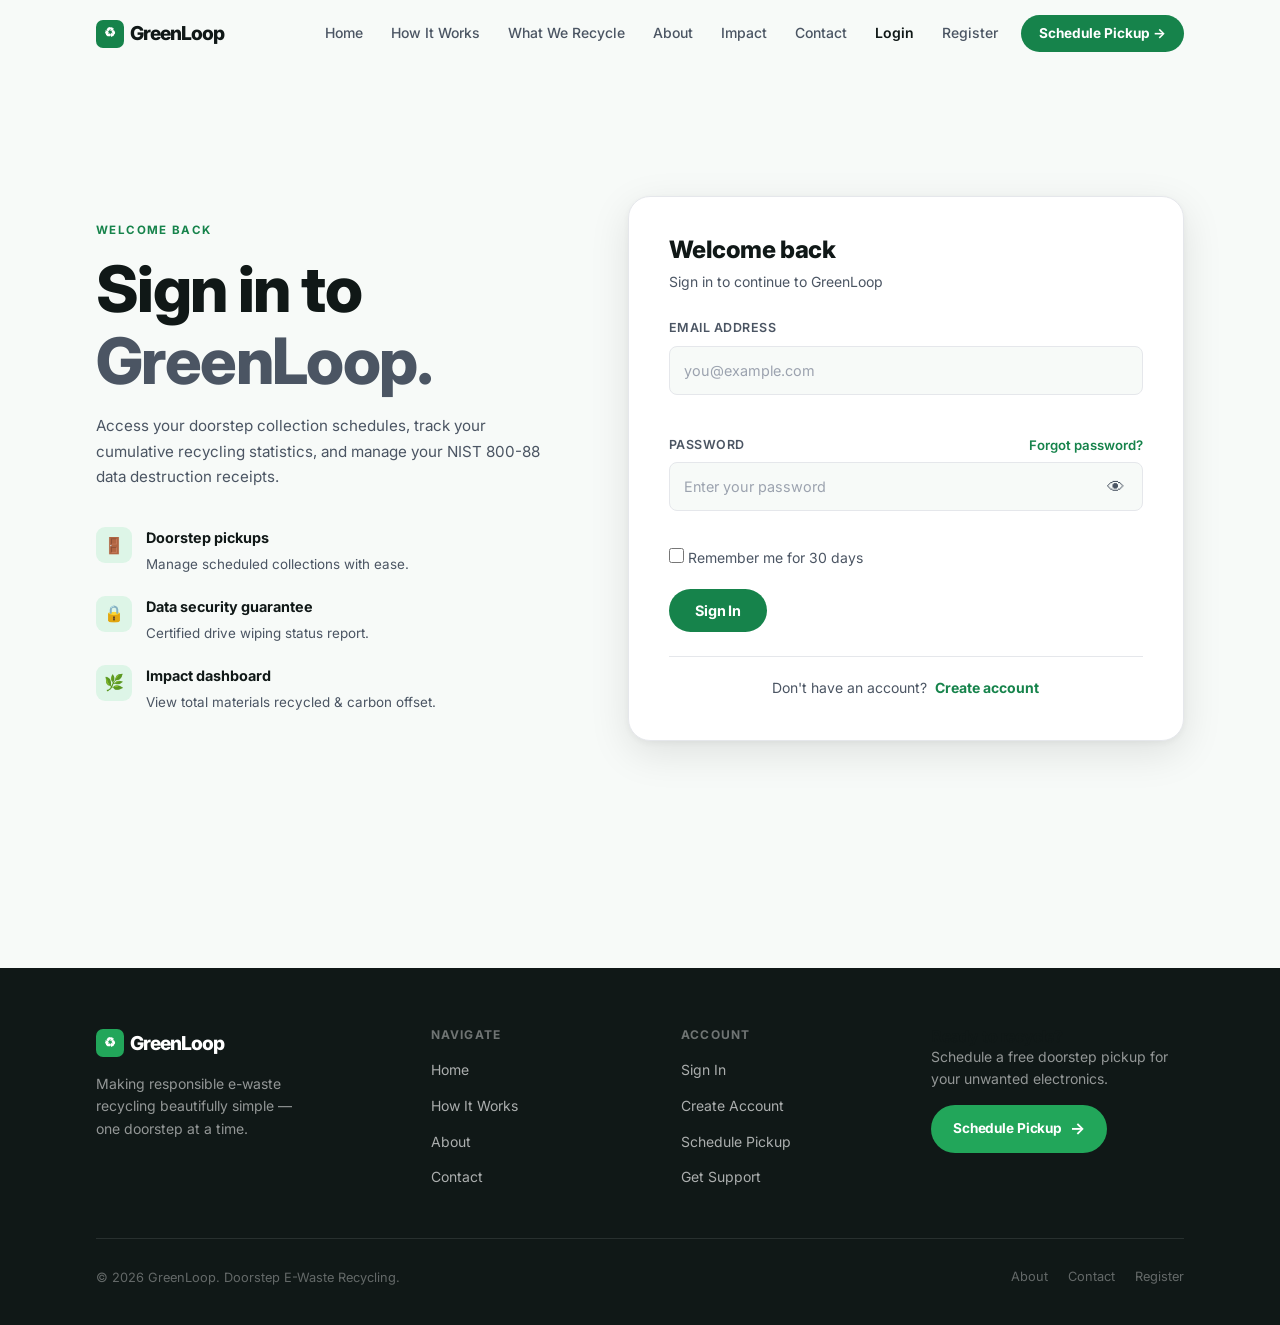
<file: login.html>
<!DOCTYPE html>
<html lang="en">
<head>
  <meta charset="UTF-8">
  <meta name="viewport" content="width=device-width, initial-scale=1.0">
  <meta name="description" content="Sign in to your GreenLoop account to manage doorstep e-waste recycling pickups, track environmental impact, and view certified recycling receipts.">
  <title>Login | GreenLoop Doorstep E-Waste Recycling</title>
  <link rel="preconnect" href="https://fonts.googleapis.com">
  <link rel="preconnect" href="https://fonts.gstatic.com" crossorigin>
  <link href="https://fonts.googleapis.com/css2?family=Inter:ital,opsz,wght@0,14..32,300;0,14..32,400;0,14..32,500;0,14..32,600;0,14..32,700;0,14..32,800;0,14..32,900;1,14..32,400&display=swap" rel="stylesheet">
  <link rel="stylesheet" href="style.css">
  <!-- No-flash theme loader: runs synchronously before page paint -->
  <script>
    (function(){
      try {
        var t = localStorage.getItem('GREENLOOP_THEME');
        if (!t) { t = window.matchMedia('(prefers-color-scheme: dark)').matches ? 'dark' : 'light'; }
        document.documentElement.setAttribute('data-theme', t);
      } catch(e){}
    })();
  </script>
  <link rel="stylesheet" href="effects.css">
</head>
<body>

  <!-- Skip link for accessibility -->
  <a class="skip-link" href="#main-content">Skip to main content</a>

  <!-- ══ NAVBAR ══════════════════════════════════════════════════ -->
  <header class="site-header" role="banner">
    <a class="brand" href="index.html" aria-label="GreenLoop — home">
      <span class="brand-icon" aria-hidden="true">♻</span>
      GreenLoop
    </a>
    <button class="menu-toggle" aria-label="Open navigation menu" aria-expanded="false" aria-controls="site-nav">
      ☰
    </button>
    <nav class="site-nav" id="site-nav" aria-label="Main navigation">
      <a href="index.html">Home</a>
      <a href="how-it-works.html">How It Works</a>
      <a href="what-we-recycle.html">What We Recycle</a>
      <a href="about.html">About</a>
      <a href="impact.html">Impact</a>
      <a href="contact.html">Contact</a>
      <a href="login.html" class="active" aria-current="page">Login</a>
      <a href="register.html">Register</a>
      <a href="schedule.html" class="nav-cta">Schedule Pickup →</a>
    </nav>
  </header>

  <main id="main-content">
    <section class="form-page-wrap" aria-labelledby="login-heading">

      <!-- ── Copy Column ──────────────────────────────────────── -->
      <div class="form-page-copy fade-in-up">
        <span class="eyebrow">Welcome Back</span>
        <h1 id="login-heading">
          <span style="display:block">Sign in to</span>
          <span style="display:block;color:var(--text-muted)">GreenLoop.</span>
        </h1>
        <p>
          Access your doorstep collection schedules, track your cumulative recycling statistics,
          and manage your NIST 800-88 data destruction receipts.
        </p>

        <div class="benefit-list" role="list" aria-label="Platform assurances">
          <div class="benefit-item" role="listitem">
            <div class="benefit-icon" aria-hidden="true">🚪</div>
            <div class="benefit-text">
              <strong>Doorstep pickups</strong>
              <span>Manage scheduled collections with ease.</span>
            </div>
          </div>
          <div class="benefit-item" role="listitem">
            <div class="benefit-icon" aria-hidden="true">🔒</div>
            <div class="benefit-text">
              <strong>Data security guarantee</strong>
              <span>Certified drive wiping status report.</span>
            </div>
          </div>
          <div class="benefit-item" role="listitem">
            <div class="benefit-icon" aria-hidden="true">🌿</div>
            <div class="benefit-text">
              <strong>Impact dashboard</strong>
              <span>View total materials recycled & carbon offset.</span>
            </div>
          </div>
        </div>
      </div>

      <!-- ── Login Form Card ────────────────────────────────────── -->
      <div class="form-card fade-in-up" data-delay="2">

        <!-- Header / Title -->
        <div style="margin-bottom:24px;">
          <h2 style="font-size:1.5rem;margin-bottom:6px;">Welcome back</h2>
          <p class="form-desc" style="margin:0;">Sign in to continue to GreenLoop</p>
        </div>

        <!-- Form -->
        <form id="login-form" novalidate aria-label="Sign in form">

          <!-- Email Input -->
          <div class="form-group">
            <label for="auth-email">Email address</label>
            <input
              id="auth-email"
              name="email"
              type="email"
              required
              placeholder="you@example.com"
              autocomplete="email"
              aria-describedby="auth-email-error"
            >
            <span class="error-msg" id="auth-email-error" data-error-for="auth-email" role="alert"></span>
          </div>

          <!-- Password Input -->
          <div class="form-group">
            <div style="display:flex;justify-content:space-between;align-items:center;margin-bottom:6px;">
              <label for="auth-password" style="margin-bottom:0;">Password</label>
              <a href="forgot-password.html" style="font-size:.825rem;color:var(--accent);font-weight:600;">
                Forgot password?
              </a>
            </div>

            <div class="password-input-wrap">
              <input
                id="auth-password"
                name="password"
                type="password"
                required
                placeholder="Enter your password"
                autocomplete="current-password"
                aria-describedby="auth-password-error"
              >
              <button
                type="button"
                id="toggle-password-btn"
                class="toggle-password-btn"
                aria-label="Show password"
              >
                👁
              </button>
            </div>
            <span class="error-msg" id="auth-password-error" data-error-for="auth-password" role="alert"></span>
          </div>

          <!-- Remember Me checkbox -->
          <div class="form-group" style="margin-top:-4px;">
            <label class="choice-label" style="background:transparent;border:none;padding:0;gap:10px;font-size:.875rem;font-weight:400;text-transform:none;letter-spacing:0;color:var(--text-muted);">
              <input id="auth-remember" type="checkbox" name="rememberMe" value="yes">
              Remember me for 30 days
            </label>
          </div>

          <button type="submit" id="btn-submit-login" class="btn btn-full">
            Sign In
          </button>

        </form>

        <!-- Footer Link: Create Account -->
        <div style="margin-top:24px;padding-top:20px;border-top:1px solid var(--border);text-align:center;font-size:.875rem;color:var(--text-muted);">
          Don't have an account?
          <a href="register.html" style="color:var(--accent);font-weight:700;margin-left:4px;">
            Create account
          </a>
        </div>

      </div>

    </section>
  </main>

  <!-- ══ FOOTER ═════════════════════════════════════════════════ -->
  <footer role="contentinfo">
    <div class="footer-top">
      <div class="footer-brand">
        <a class="brand" href="index.html" aria-label="GreenLoop home">
          <span class="brand-icon" aria-hidden="true">♻</span>
          GreenLoop
        </a>
        <p>Making responsible e-waste recycling beautifully simple — one doorstep at a time.</p>
      </div>

      <nav class="footer-col" aria-label="Site navigation">
        <h4>Navigate</h4>
        <ul>
          <li><a href="index.html">Home</a></li>
          <li><a href="index.html#how-it-works">How It Works</a></li>
          <li><a href="about.html">About</a></li>
          <li><a href="contact.html">Contact</a></li>
        </ul>
      </nav>

      <nav class="footer-col" aria-label="Account links">
        <h4>Account</h4>
        <ul>
          <li><a href="login.html">Sign In</a></li>
          <li><a href="register.html">Create Account</a></li>
          <li><a href="schedule.html">Schedule Pickup</a></li>
          <li><a href="contact.html">Get Support</a></li>
        </ul>
      </nav>

      <div class="footer-cta-col">
        <h4>Ready to recycle?</h4>
        <p>Schedule a free doorstep pickup for your unwanted electronics.</p>
        <a href="schedule.html" class="btn">
          Schedule Pickup <span class="arrow" aria-hidden="true">→</span>
        </a>
      </div>
    </div>

    <div class="footer-bottom">
      <p>© 2026 GreenLoop. Doorstep E-Waste Recycling.</p>
      <div class="footer-bottom-links">
        <a href="about.html">About</a>
        <a href="contact.html">Contact</a>
        <a href="register.html">Register</a>
      </div>
    </div>
  </footer>

  <script src="script.js"></script>
  <script src="auth.js"></script>
</body>
</html>
</file>
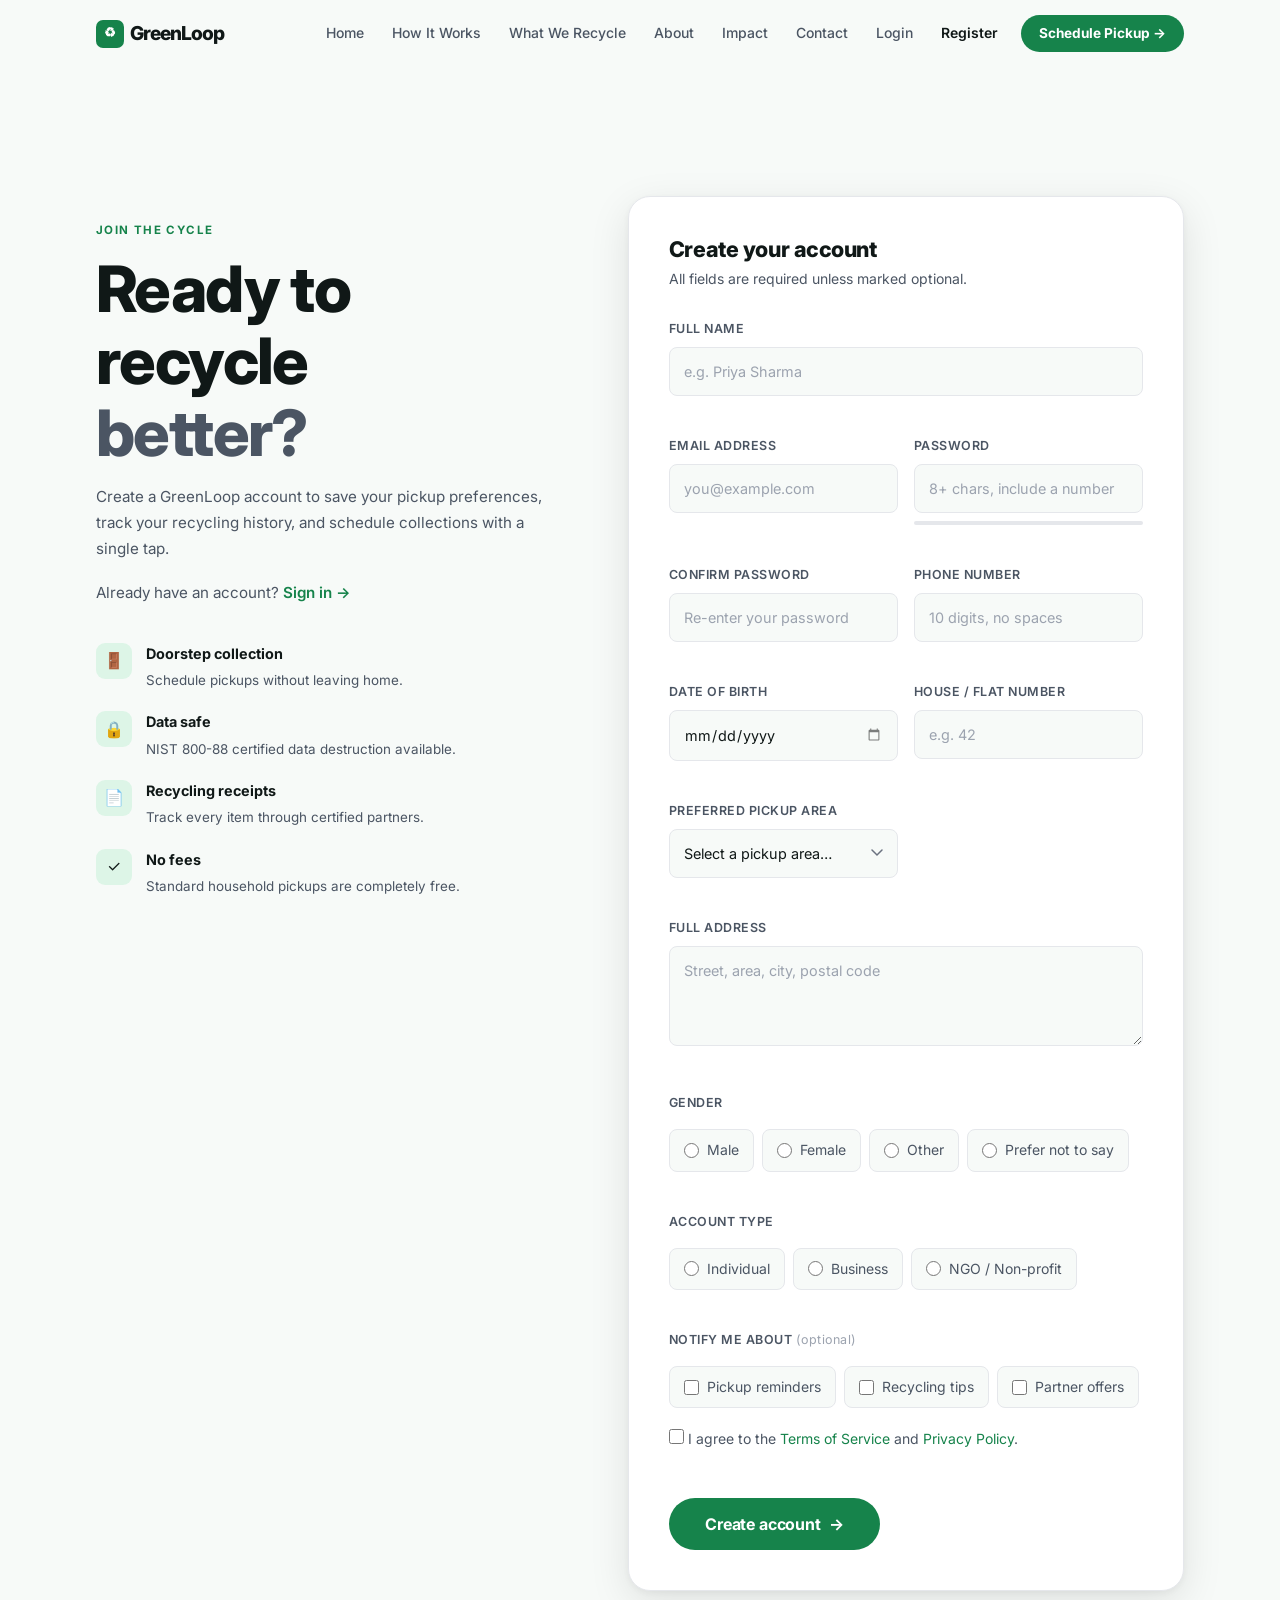
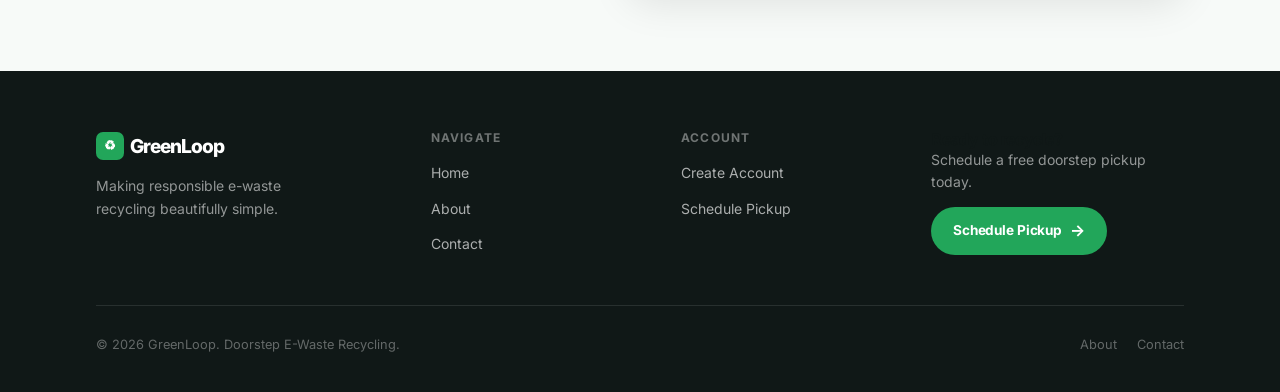
<file: register.html>
<!DOCTYPE html>
<html lang="en">
<head>
  <meta charset="UTF-8">
  <meta name="viewport" content="width=device-width, initial-scale=1.0">
  <meta name="description" content="Create a GreenLoop account to easily schedule e-waste recycling pickups for your home or business. Free registration, doorstep collection.">
  <title>Register | GreenLoop E-Waste Recycling</title>
  <link rel="preconnect" href="https://fonts.googleapis.com">
  <link rel="preconnect" href="https://fonts.gstatic.com" crossorigin>
  <link href="https://fonts.googleapis.com/css2?family=Inter:ital,opsz,wght@0,14..32,300;0,14..32,400;0,14..32,500;0,14..32,600;0,14..32,700;0,14..32,800;0,14..32,900;1,14..32,400&display=swap" rel="stylesheet">
  <link rel="stylesheet" href="style.css">
  <!-- No-flash theme loader: runs synchronously before page paint -->
  <script>
    (function(){
      try {
        var t = localStorage.getItem('GREENLOOP_THEME');
        if (!t) { t = window.matchMedia('(prefers-color-scheme: dark)').matches ? 'dark' : 'light'; }
        document.documentElement.setAttribute('data-theme', t);
      } catch(e){}
    })();
  </script>
  <link rel="stylesheet" href="effects.css">
</head>
<body>

  <a class="skip-link" href="#main-content">Skip to main content</a>

  <!-- ══ NAVBAR ══════════════════════════════════════════════════ -->
  <header class="site-header" role="banner">
    <a class="brand" href="index.html" aria-label="GreenLoop — home">
      <span class="brand-icon" aria-hidden="true">♻</span>
      GreenLoop
    </a>
    <button class="menu-toggle" aria-label="Open navigation menu" aria-expanded="false" aria-controls="site-nav">
      ☰
    </button>
    <nav class="site-nav" id="site-nav" aria-label="Main navigation">
      <a href="index.html">Home</a>
      <a href="how-it-works.html">How It Works</a>
      <a href="what-we-recycle.html">What We Recycle</a>
      <a href="about.html">About</a>
      <a href="impact.html">Impact</a>
      <a href="contact.html">Contact</a>
      <a href="login.html">Login</a>
      <a href="register.html" class="active" aria-current="page">Register</a>
      <a href="schedule.html" class="nav-cta">Schedule Pickup →</a>
    </nav>
  </header>

  <main id="main-content">
    <section class="form-page-wrap" aria-labelledby="register-heading">

      <!-- ── Copy column ──────────────────────────────────────── -->
      <div class="form-page-copy fade-in-up">
        <span class="eyebrow">Join the Cycle</span>
        <h1 id="register-heading">
          <span style="display:block">Ready to recycle</span>
          <span style="display:block;color:var(--text-muted)">better?</span>
        </h1>
        <p>
          Create a GreenLoop account to save your pickup preferences, track your
          recycling history, and schedule collections with a single tap.
        </p>
        <p>
          Already have an account?
          <a href="login.html" style="color:var(--accent);font-weight:600;" id="sign-in-link">Sign in →</a>
        </p>

        <div class="benefit-list" role="list" aria-label="Why create an account">
          <div class="benefit-item" role="listitem">
            <div class="benefit-icon" aria-hidden="true">🚪</div>
            <div class="benefit-text">
              <strong>Doorstep collection</strong>
              <span>Schedule pickups without leaving home.</span>
            </div>
          </div>
          <div class="benefit-item" role="listitem">
            <div class="benefit-icon" aria-hidden="true">🔒</div>
            <div class="benefit-text">
              <strong>Data safe</strong>
              <span>NIST 800-88 certified data destruction available.</span>
            </div>
          </div>
          <div class="benefit-item" role="listitem">
            <div class="benefit-icon" aria-hidden="true">📄</div>
            <div class="benefit-text">
              <strong>Recycling receipts</strong>
              <span>Track every item through certified partners.</span>
            </div>
          </div>
          <div class="benefit-item" role="listitem">
            <div class="benefit-icon" aria-hidden="true">✓</div>
            <div class="benefit-text">
              <strong>No fees</strong>
              <span>Standard household pickups are completely free.</span>
            </div>
          </div>
        </div>
      </div>

      <!-- ── Registration form ────────────────────────────────── -->
      <!--
        FORM VALIDATION + EXCEPTION HANDLING handled in script.js:
        - setupRegistrationForm()
        - validateRegistration()
        - getRequiredField() with try-catch
        All graded requirements are in script.js, clearly commented.
      -->
      <form
        id="registration-form"
        class="form-card fade-in-up"
        data-delay="2"
        novalidate
        aria-labelledby="form-card-heading"
      >
        <h2 id="form-card-heading">Create your account</h2>
        <p class="form-desc">All fields are required unless marked optional.</p>

        <!-- Status banner (DOM MANIPULATION target) -->
        <div id="registration-status" class="form-status" role="status" aria-live="polite"></div>

        <!-- Full Name — text input -->
        <div class="form-group">
          <label for="reg-name">Full name</label>
          <input
            id="reg-name"
            name="name"
            type="text"
            required
            minlength="2"
            maxlength="60"
            placeholder="e.g. Priya Sharma"
            autocomplete="name"
            aria-describedby="reg-name-error"
          >
          <span class="error-msg" id="reg-name-error" data-error-for="reg-name" role="alert"></span>
        </div>

        <div class="form-grid-2">

          <!-- Email — email input -->
          <div class="form-group">
            <label for="reg-email">Email address</label>
            <input
              id="reg-email"
              name="email"
              type="email"
              required
              placeholder="you@example.com"
              autocomplete="email"
              aria-describedby="reg-email-error"
            >
            <span class="error-msg" id="reg-email-error" data-error-for="reg-email" role="alert"></span>
          </div>

          <!-- Password — password input -->
          <div class="form-group">
            <label for="reg-password">Password</label>
            <input
              id="reg-password"
              name="password"
              type="password"
              required
              minlength="8"
              placeholder="8+ chars, include a number"
              autocomplete="new-password"
              aria-describedby="reg-password-error reg-pw-label"
            >
            <!-- Password strength indicator -->
            <div class="pw-strength-bar" role="progressbar" aria-labelledby="reg-pw-label" aria-valuenow="0" aria-valuemin="0" aria-valuemax="100">
              <div class="pw-strength-fill" id="pw-strength-fill"></div>
            </div>
            <span class="pw-strength-label" id="reg-pw-label" aria-live="polite"></span>
            <span class="error-msg" id="reg-password-error" data-error-for="reg-password" role="alert"></span>
          </div>

          <!-- Confirm Password — password input -->
          <div class="form-group">
            <label for="reg-confirm-password">Confirm password</label>
            <input
              id="reg-confirm-password"
              name="confirmPassword"
              type="password"
              required
              minlength="8"
              placeholder="Re-enter your password"
              autocomplete="new-password"
              aria-describedby="reg-confirm-password-error"
            >
            <span class="error-msg" id="reg-confirm-password-error" data-error-for="reg-confirm-password" role="alert"></span>
          </div>

          <!-- Phone — tel input -->
          <div class="form-group">
            <label for="reg-phone">Phone number</label>
            <input
              id="reg-phone"
              name="phone"
              type="tel"
              required
              pattern="[0-9]{10}"
              maxlength="10"
              placeholder="10 digits, no spaces"
              autocomplete="tel"
              aria-describedby="reg-phone-error"
            >
            <span class="error-msg" id="reg-phone-error" data-error-for="reg-phone" role="alert"></span>
          </div>

          <!-- Date of birth — date input -->
          <div class="form-group">
            <label for="reg-dob">Date of birth</label>
            <input
              id="reg-dob"
              name="dob"
              type="date"
              required
              min="1900-01-01"
              max="2010-12-31"
              aria-describedby="reg-dob-error"
            >
            <span class="error-msg" id="reg-dob-error" data-error-for="reg-dob" role="alert"></span>
          </div>

          <!-- House number — number input -->
          <div class="form-group">
            <label for="reg-house">House / flat number</label>
            <input
              id="reg-house"
              name="house"
              type="number"
              required
              min="1"
              max="99999"
              placeholder="e.g. 42"
              aria-describedby="reg-house-error"
            >
            <span class="error-msg" id="reg-house-error" data-error-for="reg-house" role="alert"></span>
          </div>

          <!-- Preferred Pickup Area — select dropdown -->
          <div class="form-group">
            <label for="reg-city">Preferred pickup area</label>
            <select id="reg-city" name="city" required aria-describedby="reg-city-error">
              <option value="">Select a pickup area…</option>
              <option>Central</option>
              <option>Northside</option>
              <option>Riverside</option>
              <option>West End</option>
              <option>East Quarter</option>
              <option>Southgate</option>
              <option>Airport Zone</option>
              <option>Business District</option>
              <option>Old Town</option>
            </select>
            <span class="error-msg" id="reg-city-error" data-error-for="reg-city" role="alert"></span>
          </div>

        </div><!-- /form-grid-2 -->

        <!-- Address — textarea -->
        <div class="form-group">
          <label for="reg-address">Full address</label>
          <textarea
            id="reg-address"
            name="address"
            required
            minlength="10"
            maxlength="250"
            placeholder="Street, area, city, postal code"
            aria-describedby="reg-address-error"
          ></textarea>
          <span class="error-msg" id="reg-address-error" data-error-for="reg-address" role="alert"></span>
        </div>

        <!-- Gender — radio inputs -->
        <fieldset>
          <legend>Gender</legend>
          <div class="choice-group" role="radiogroup" aria-describedby="gender-error">
            <label class="choice-label">
              <input type="radio" name="gender" value="male" required aria-describedby="gender-error">
              Male
            </label>
            <label class="choice-label">
              <input type="radio" name="gender" value="female">
              Female
            </label>
            <label class="choice-label">
              <input type="radio" name="gender" value="other">
              Other
            </label>
            <label class="choice-label">
              <input type="radio" name="gender" value="prefer-not">
              Prefer not to say
            </label>
          </div>
          <span class="error-msg" id="gender-error" data-error-for="gender" role="alert"></span>
        </fieldset>

        <!-- Account type — radio inputs -->
        <fieldset>
          <legend>Account type</legend>
          <div class="choice-group" role="radiogroup" aria-describedby="accountType-error">
            <label class="choice-label">
              <input type="radio" name="accountType" value="individual" required>
              Individual
            </label>
            <label class="choice-label">
              <input type="radio" name="accountType" value="business">
              Business
            </label>
            <label class="choice-label">
              <input type="radio" name="accountType" value="ngo">
              NGO / Non-profit
            </label>
          </div>
          <span class="error-msg" id="accountType-error" data-error-for="accountType" role="alert"></span>
        </fieldset>

        <!-- Interests — checkboxes (optional) -->
        <fieldset>
          <legend>
            Notify me about
            <span style="color:var(--text-sub);font-weight:400;text-transform:none;">(optional)</span>
          </legend>
          <div class="choice-group">
            <label class="choice-label">
              <input type="checkbox" name="notifyPickup" value="pickup">
              Pickup reminders
            </label>
            <label class="choice-label">
              <input type="checkbox" name="notifyTips" value="tips">
              Recycling tips
            </label>
            <label class="choice-label">
              <input type="checkbox" name="notifyOffers" value="offers">
              Partner offers
            </label>
          </div>
        </fieldset>

        <!-- Terms — checkbox -->
        <div class="form-group">
          <label class="choice-label" style="background:transparent;border:none;padding:0;gap:10px;font-size:.875rem;font-weight:400;text-transform:none;letter-spacing:0;color:var(--text-muted);">
            <input id="reg-terms" type="checkbox" name="terms" required aria-describedby="reg-terms-error">
            I agree to the
            <a href="#" style="color:var(--accent);" id="terms-link">Terms of Service</a> and
            <a href="#" style="color:var(--accent);" id="privacy-link">Privacy Policy</a>.
          </label>
          <span class="error-msg" id="reg-terms-error" data-error-for="reg-terms" role="alert"></span>
        </div>

        <div class="form-submit-row">
          <button class="btn btn-lg" type="submit" id="reg-submit-btn">
            Create account <span class="arrow" aria-hidden="true">→</span>
          </button>
        </div>

      </form>

    </section>
  </main>

  <!-- ══ FOOTER ═════════════════════════════════════════════════ -->
  <footer role="contentinfo">
    <div class="footer-top">
      <div class="footer-brand">
        <a class="brand" href="index.html" aria-label="GreenLoop home">
          <span class="brand-icon" aria-hidden="true">♻</span>
          GreenLoop
        </a>
        <p>Making responsible e-waste recycling beautifully simple.</p>
      </div>

      <nav class="footer-col" aria-label="Site navigation">
        <h4>Navigate</h4>
        <ul>
          <li><a href="index.html">Home</a></li>
          <li><a href="about.html">About</a></li>
          <li><a href="contact.html">Contact</a></li>
        </ul>
      </nav>

      <nav class="footer-col" aria-label="Account links">
        <h4>Account</h4>
        <ul>
          <li><a href="register.html">Create Account</a></li>
          <li><a href="schedule.html">Schedule Pickup</a></li>
        </ul>
      </nav>

      <div class="footer-cta-col">
        <h4>Ready to recycle?</h4>
        <p>Schedule a free doorstep pickup today.</p>
        <a href="schedule.html" class="btn">Schedule Pickup <span class="arrow" aria-hidden="true">→</span></a>
      </div>
    </div>

    <div class="footer-bottom">
      <p>© 2026 GreenLoop. Doorstep E-Waste Recycling.</p>
      <div class="footer-bottom-links">
        <a href="about.html">About</a>
        <a href="contact.html">Contact</a>
      </div>
    </div>
  </footer>

  <script src="script.js"></script>
  <script src="auth.js"></script>
</body>
</html>
</file>
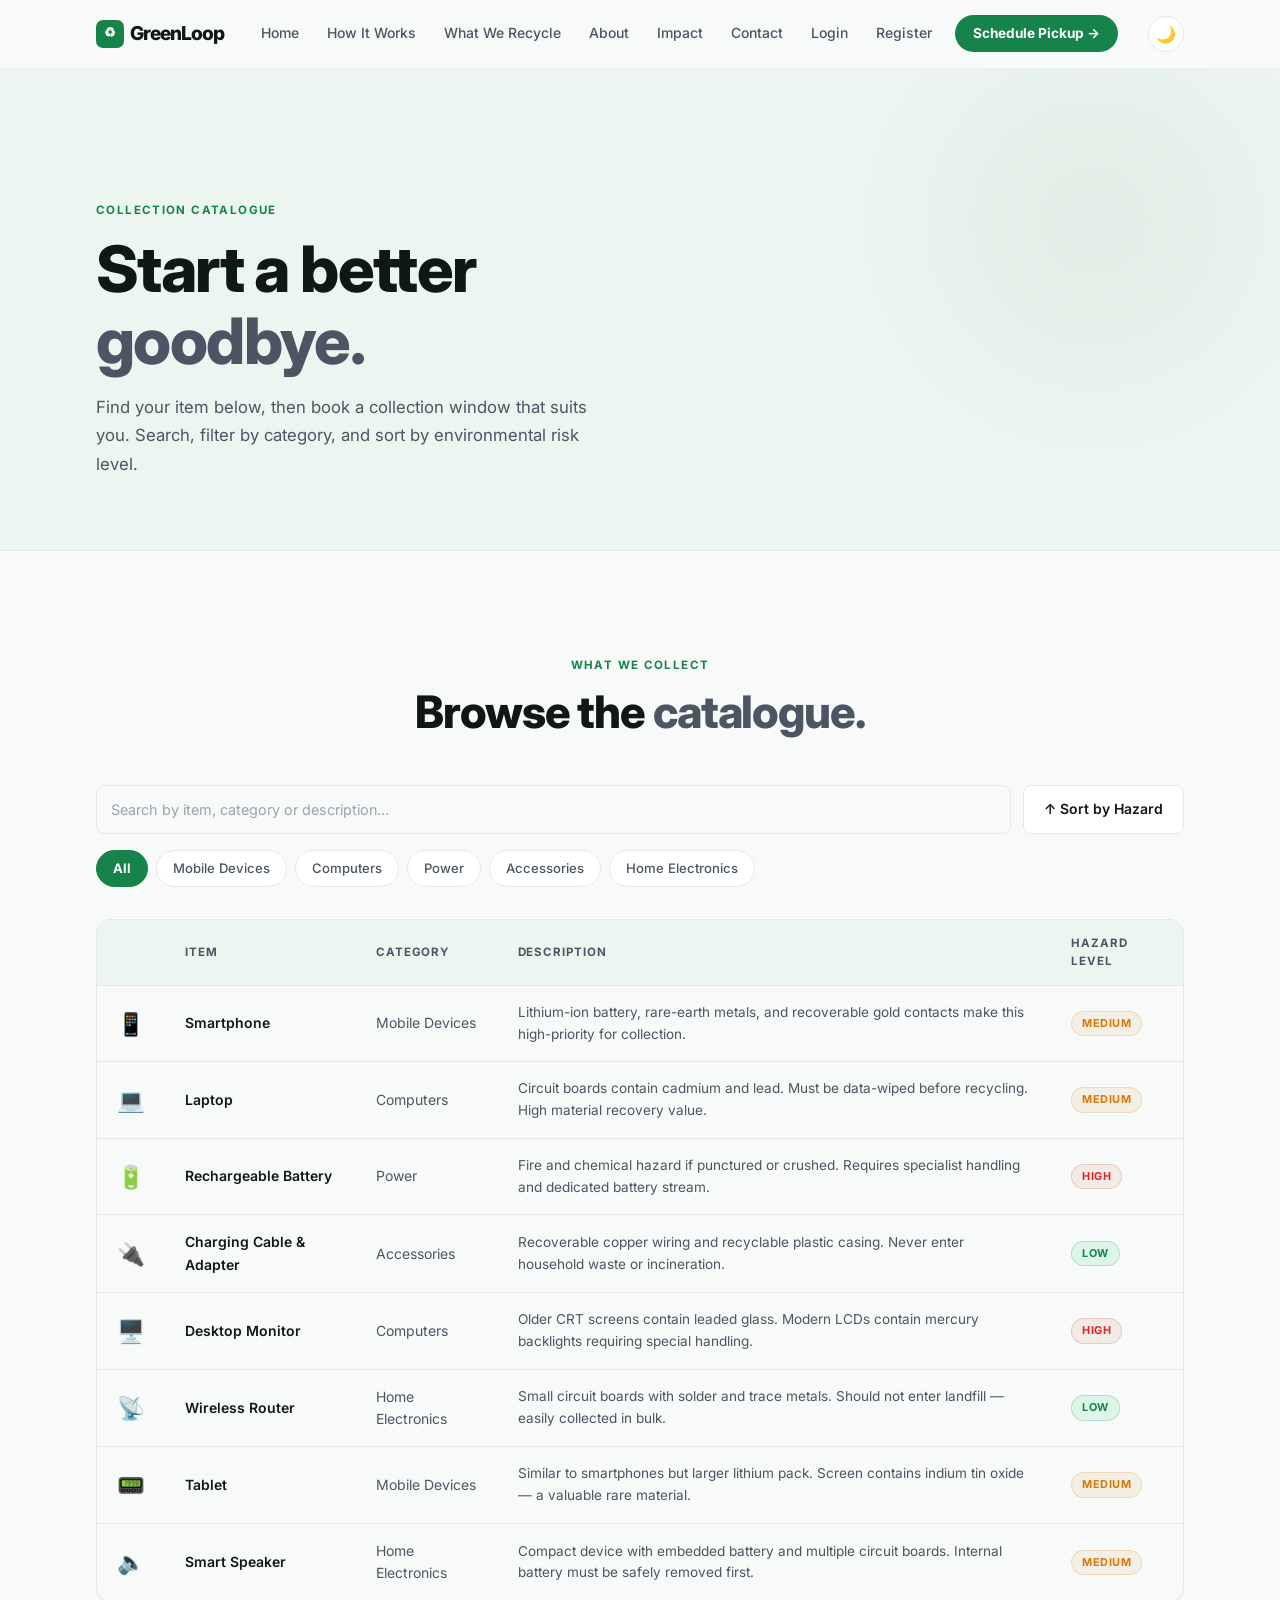
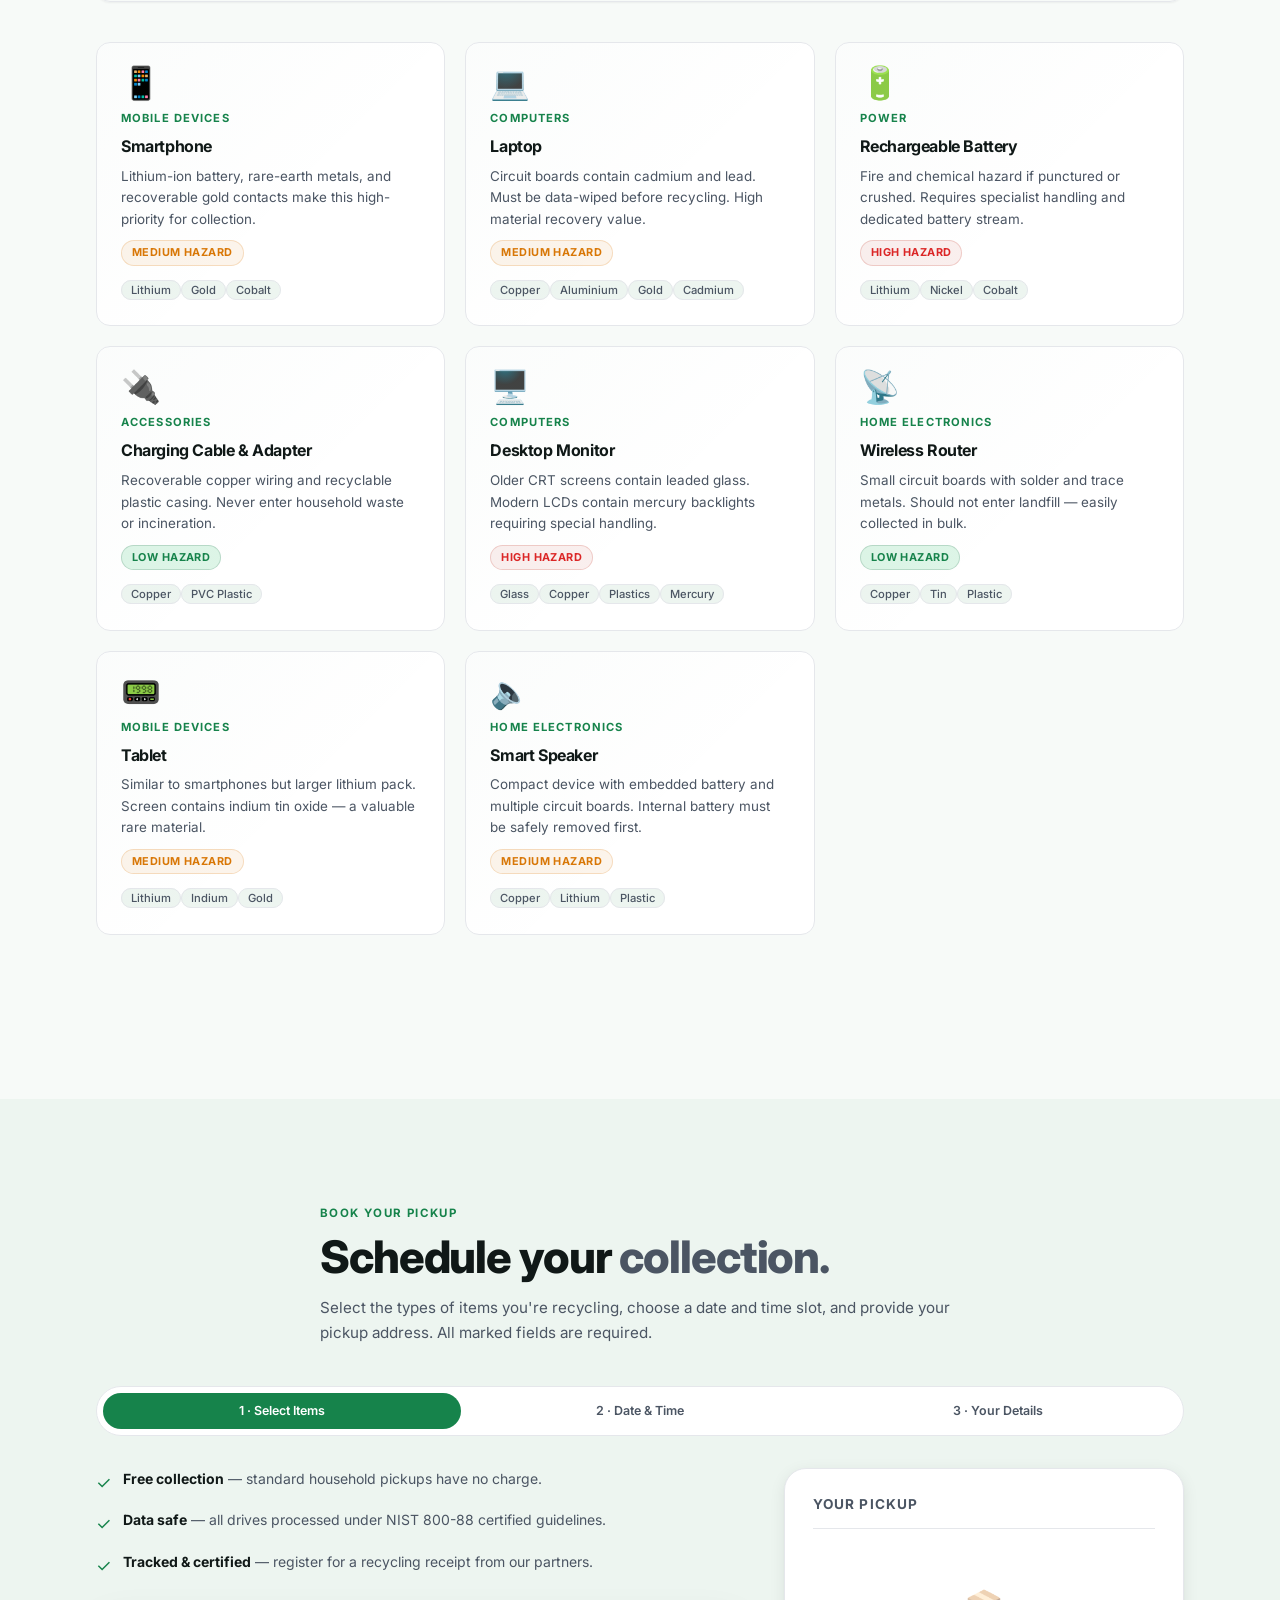
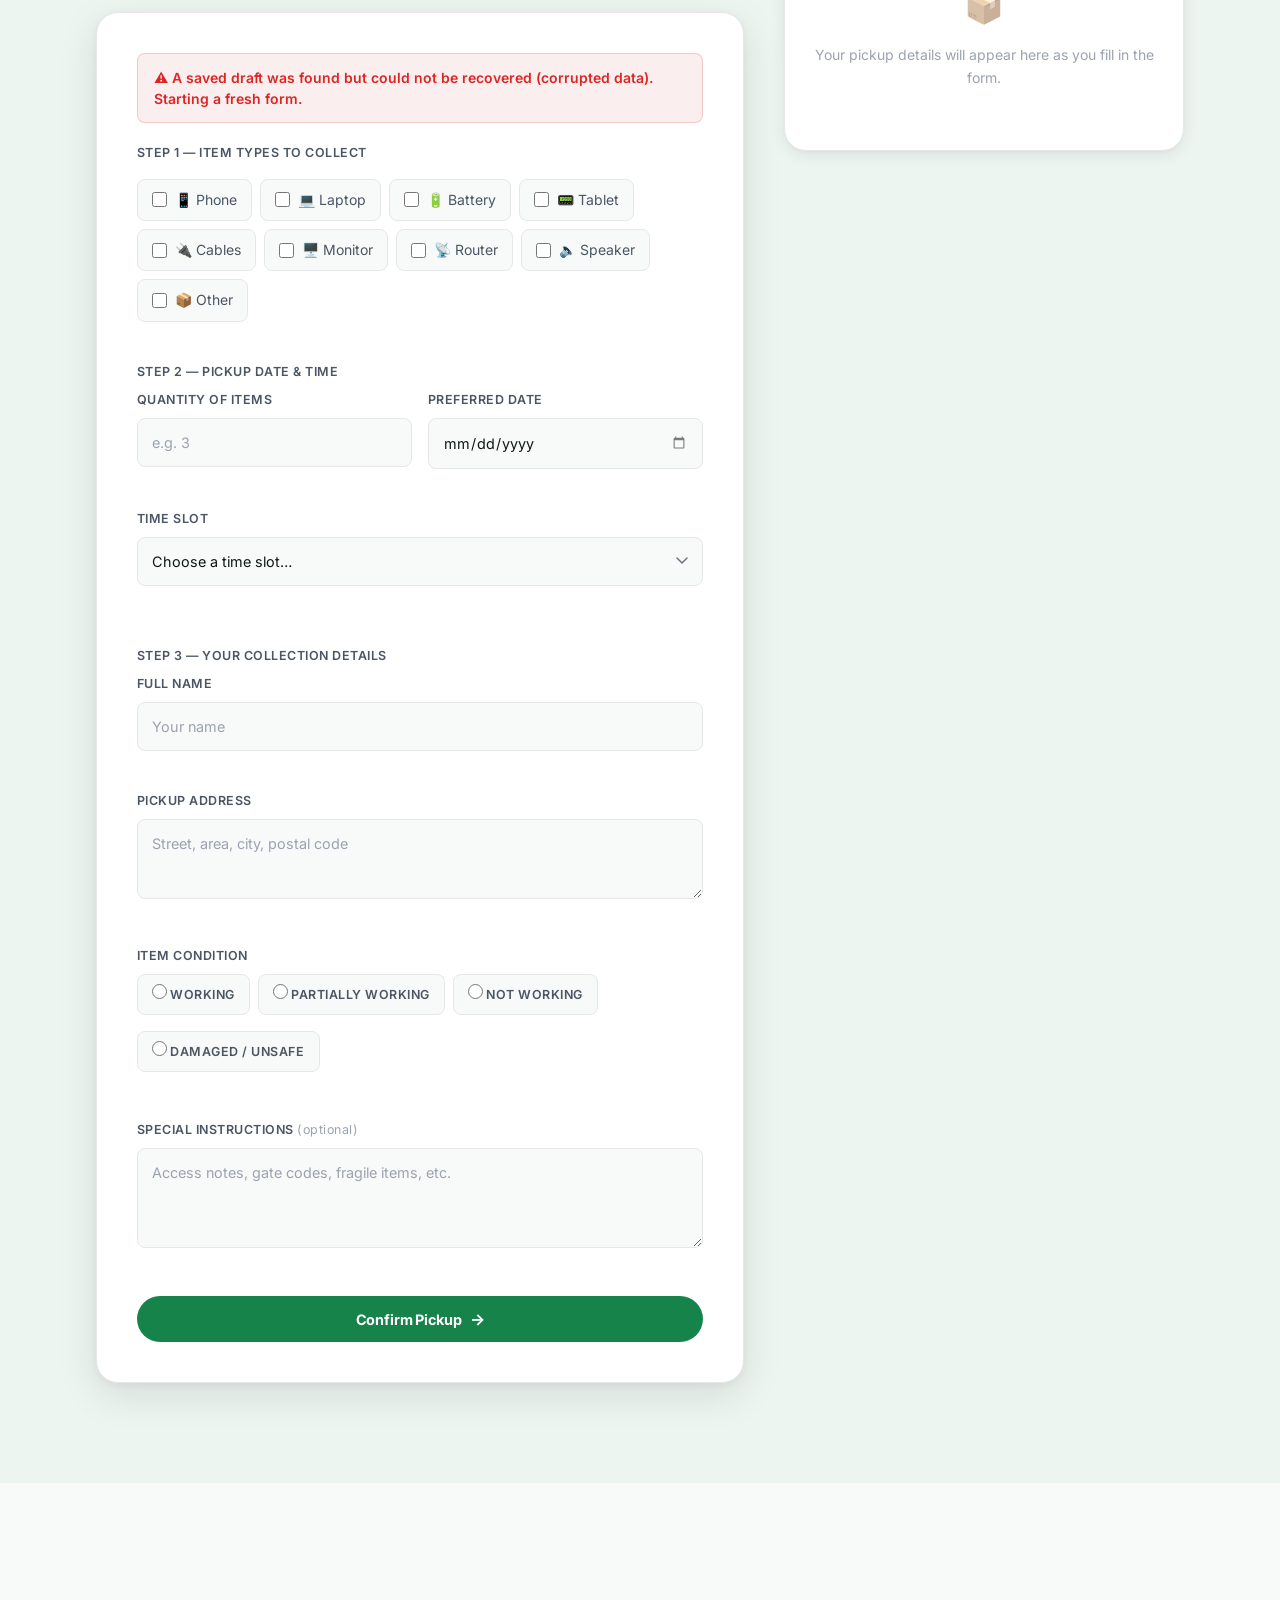
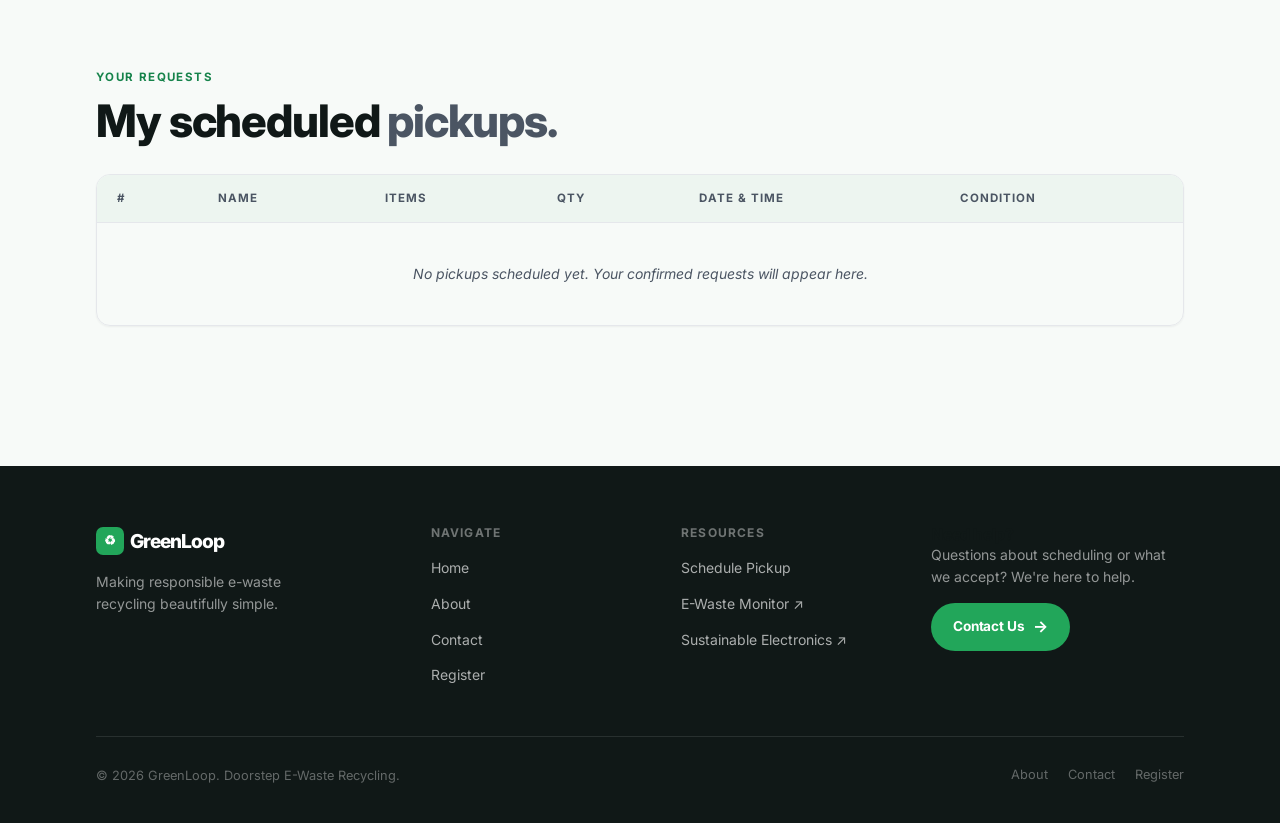
<file: schedule.html>
<!DOCTYPE html>
<html lang="en">
<head>
  <meta charset="UTF-8">
  <meta name="viewport" content="width=device-width, initial-scale=1.0">
  <meta name="description" content="Schedule an e-waste pickup with GreenLoop. Browse our collection catalogue, filter by category, and book your free doorstep collection in minutes.">
  <title>Schedule Pickup | GreenLoop E-Waste Recycling</title>
  <link rel="preconnect" href="https://fonts.googleapis.com">
  <link rel="preconnect" href="https://fonts.gstatic.com" crossorigin>
  <link href="https://fonts.googleapis.com/css2?family=Inter:ital,opsz,wght@0,14..32,300;0,14..32,400;0,14..32,500;0,14..32,600;0,14..32,700;0,14..32,800;0,14..32,900;1,14..32,400&display=swap" rel="stylesheet">
  <link rel="stylesheet" href="style.css">
  <link rel="stylesheet" href="effects.css">
  <!-- No-flash theme loader: runs synchronously before page paint -->
  <script>
    (function(){
      try {
        var t = localStorage.getItem('GREENLOOP_THEME');
        if (!t) { t = window.matchMedia('(prefers-color-scheme: dark)').matches ? 'dark' : 'light'; }
        document.documentElement.setAttribute('data-theme', t);
      } catch(e){}
    })();
  </script>
</head>
<body>

  <a class="skip-link" href="#main-content">Skip to main content</a>

  <!-- ══ NAVBAR ══════════════════════════════════════════════════ -->
  <header class="site-header" role="banner">
    <a class="brand" href="index.html" aria-label="GreenLoop — home">
      <span class="brand-icon" aria-hidden="true">♻</span>
      GreenLoop
    </a>
    <button class="menu-toggle" aria-label="Open navigation menu" aria-expanded="false" aria-controls="site-nav">
      ☰
    </button>
    <nav class="site-nav" id="site-nav" aria-label="Main navigation">
      <a href="index.html">Home</a>
      <a href="how-it-works.html">How It Works</a>
      <a href="what-we-recycle.html">What We Recycle</a>
      <a href="about.html">About</a>
      <a href="impact.html">Impact</a>
      <a href="contact.html">Contact</a>
      <a href="login.html">Login</a>
      <a href="register.html">Register</a>
      <a href="schedule.html" class="nav-cta active" aria-current="page">Schedule Pickup →</a>
    </nav>
    <button class="theme-toggle" id="theme-toggle-btn" aria-label="Toggle dark mode" title="Toggle dark/light mode">🌙</button>
  </header>

  <main id="main-content">

    <!-- ══ PAGE HERO ════════════════════════════════════════════ -->
    <section class="page-hero" aria-labelledby="page-hero-heading">
      <div class="page-hero-content">
        <span class="eyebrow">Collection Catalogue</span>
        <h1 id="page-hero-heading">
          <span style="display:block">Start a better</span>
          <span style="display:block;color:var(--text-muted)">goodbye.</span>
        </h1>
        <p class="lead">
          Find your item below, then book a collection window that suits you.
          Search, filter by category, and sort by environmental risk level.
        </p>
      </div>
    </section>

    <!-- ══ CATALOGUE SECTION ════════════════════════════════════ -->
    <!--
      DOM MANIPULATION: renderItems() in script.js builds both table and cards from ewasteItems JSON.
      EVENT HANDLING: setupCatalogueFilters() wires search, chips, sort button.
      EXCEPTION HANDLING: safelyLoadItems() wraps data access.
      JSON REPRESENTATION: items sourced from data.js ewasteItems array.
    -->
    <section class="section" aria-labelledby="catalogue-heading">
      <div class="catalogue-header fade-in-up">
        <span class="eyebrow">What We Collect</span>
        <h2 id="catalogue-heading">
          <span style="color:var(--text-primary)">Browse the</span>
          <span style="color:var(--text-muted)"> catalogue.</span>
        </h2>
      </div>

      <!-- Search + sort toolbar — EVENT HANDLING -->
      <div class="toolbar fade-in-up" data-delay="1" role="search">
        <label for="item-search" class="sr-only">Search items by name, category or description</label>
        <input
          id="item-search"
          type="search"
          placeholder="Search by item, category or description…"
          aria-label="Search item catalogue"
          autocomplete="off"
        >
        <button id="sort-hazard" type="button" aria-pressed="false" aria-label="Sort items by hazard level">
          ↑ Sort by Hazard
        </button>
      </div>

      <!-- Category filter chips — EVENT HANDLING (built by JS) -->
      <div id="category-chips" class="chips" aria-label="Filter by category" role="group"></div>

      <!-- Catalogue TABLE (DOM MANIPULATION via script.js) -->
      <div class="cat-table-wrap fade-in-up" data-delay="2">
        <table aria-label="E-waste item catalogue">
          <thead>
            <tr>
              <th scope="col"><span class="sr-only">Icon</span></th>
              <th scope="col">Item</th>
              <th scope="col">Category</th>
              <th scope="col">Description</th>
              <th scope="col">Hazard Level</th>
            </tr>
          </thead>
          <tbody id="items-table-body">
            <!-- Rows injected by renderItems() in script.js -->
          </tbody>
        </table>
      </div>

      <!-- Catalogue CARDS (DOM MANIPULATION via script.js) -->
      <div
        id="item-cards-grid"
        class="item-cards-grid fade-in-up"
        data-delay="3"
        aria-label="E-waste items as cards"
        aria-live="polite"
        aria-atomic="false"
      >
        <!-- Cards injected by renderItems() in script.js -->
      </div>
    </section>

    <!-- ══ SCHEDULING FORM + LIVE SUMMARY ═══════════════════════ -->
    <!--
      FORM VALIDATION: validatePickupForm() in script.js
      EXCEPTION HANDLING: getRequiredField() + try-catch in setupSchedulePage()
      EVENT HANDLING: input/change → clearFieldError, submit → validate + push to pickupsStore
      DOM MANIPULATION: form submit → renderPickups() re-renders the table below
    -->
    <section class="section alt" aria-labelledby="form-heading">
      <div class="schedule-copy fade-in-up" style="max-width:640px;margin:0 auto 40px;">
        <span class="eyebrow">Book Your Pickup</span>
        <h2 id="form-heading">
          <span style="color:var(--text-primary)">Schedule your</span>
          <span style="color:var(--text-muted)"> collection.</span>
        </h2>
        <p>
          Select the types of items you're recycling, choose a date and time slot, and provide
          your pickup address. All marked fields are required.
        </p>
      </div>

      <!-- Step indicator -->
      <nav class="step-indicator fade-in-up" data-delay="1" aria-label="Scheduling steps">
        <div class="step-pill active" aria-current="step">1 · Select Items</div>
        <div class="step-pill" id="step-2-pill">2 · Date &amp; Time</div>
        <div class="step-pill" id="step-3-pill">3 · Your Details</div>
      </nav>

      <div class="schedule-layout fade-in-up" data-delay="2">

        <!-- ── Main form ─────────────────────────────────────── -->
        <div class="schedule-form-section">

          <!-- Side benefits -->
          <div style="display:flex;flex-direction:column;gap:12px;margin-bottom:32px;" role="list" aria-label="Collection assurances">
            <div style="display:flex;align-items:flex-start;gap:12px;" role="listitem">
              <span style="color:var(--accent);font-size:1.1rem;flex-shrink:0;margin-top:1px;" aria-hidden="true">✓</span>
              <p style="color:var(--text-muted);font-size:.875rem;margin:0;line-height:1.6;">
                <strong style="color:var(--text-primary);">Free collection</strong> — standard household pickups have no charge.
              </p>
            </div>
            <div style="display:flex;align-items:flex-start;gap:12px;" role="listitem">
              <span style="color:var(--accent);font-size:1.1rem;flex-shrink:0;margin-top:1px;" aria-hidden="true">✓</span>
              <p style="color:var(--text-muted);font-size:.875rem;margin:0;line-height:1.6;">
                <strong style="color:var(--text-primary);">Data safe</strong> — all drives processed under NIST 800-88 certified guidelines.
              </p>
            </div>
            <div style="display:flex;align-items:flex-start;gap:12px;" role="listitem">
              <span style="color:var(--accent);font-size:1.1rem;flex-shrink:0;margin-top:1px;" aria-hidden="true">✓</span>
              <p style="color:var(--text-muted);font-size:.875rem;margin:0;line-height:1.6;">
                <strong style="color:var(--text-primary);">Tracked &amp; certified</strong> — register for a recycling receipt from our partners.
              </p>
            </div>
          </div>

          <form id="schedule-form" class="form-card" novalidate aria-labelledby="form-heading">

            <!-- Exception Handling demo status (loadMalformedDraftDemo targets this) -->
            <div id="draft-status" class="form-status" role="status" aria-live="polite"></div>

            <!-- Schedule form status (submit validation) -->
            <div id="schedule-status" class="form-status" role="status" aria-live="polite"></div>

            <!-- ── STEP 1: Item Types ────────────────────────── -->
            <fieldset>
              <legend>Step 1 — Item types to collect</legend>
              <div class="choice-group" id="itemtype-choices">
                <label class="choice-label">
                  <input type="checkbox" name="itemType" value="Phone" aria-describedby="itemType-error"> 📱 Phone
                </label>
                <label class="choice-label">
                  <input type="checkbox" name="itemType" value="Laptop"> 💻 Laptop
                </label>
                <label class="choice-label">
                  <input type="checkbox" name="itemType" value="Battery"> 🔋 Battery
                </label>
                <label class="choice-label">
                  <input type="checkbox" name="itemType" value="Tablet"> 📟 Tablet
                </label>
                <label class="choice-label">
                  <input type="checkbox" name="itemType" value="Cables"> 🔌 Cables
                </label>
                <label class="choice-label">
                  <input type="checkbox" name="itemType" value="Monitor"> 🖥️ Monitor
                </label>
                <label class="choice-label">
                  <input type="checkbox" name="itemType" value="Router"> 📡 Router
                </label>
                <label class="choice-label">
                  <input type="checkbox" name="itemType" value="Speaker"> 🔈 Speaker
                </label>
                <label class="choice-label">
                  <input type="checkbox" name="itemType" value="Other"> 📦 Other
                </label>
              </div>
              <span class="error-msg" id="itemType-error" data-error-for="itemType" role="alert"></span>
            </fieldset>

            <!-- ── STEP 2: Date & Time ──────────────────────── -->
            <fieldset>
              <legend>Step 2 — Pickup date &amp; time</legend>
              <div class="form-grid-2">
                <!-- Quantity -->
                <div class="form-group">
                  <label for="pickup-quantity">Quantity of items</label>
                  <input
                    id="pickup-quantity"
                    name="quantity"
                    type="number"
                    required
                    min="1"
                    max="50"
                    placeholder="e.g. 3"
                    aria-describedby="pickup-quantity-error"
                  >
                  <span class="error-msg" id="pickup-quantity-error" data-error-for="pickup-quantity" role="alert"></span>
                </div>

                <!-- Preferred date -->
                <div class="form-group">
                  <label for="pickup-date">Preferred date</label>
                  <input
                    id="pickup-date"
                    name="date"
                    type="date"
                    required
                    aria-describedby="pickup-date-error"
                  >
                  <span class="error-msg" id="pickup-date-error" data-error-for="pickup-date" role="alert"></span>
                </div>

                <!-- Time slot -->
                <div class="form-group" style="grid-column:1/-1;">
                  <label for="pickup-time">Time slot</label>
                  <select id="pickup-time" name="time" required aria-describedby="pickup-time-error">
                    <option value="">Choose a time slot…</option>
                    <option value="09:00–12:00 (Morning)">09:00–12:00 (Morning)</option>
                    <option value="12:00–15:00 (Afternoon)">12:00–15:00 (Afternoon)</option>
                    <option value="15:00–18:00 (Evening)">15:00–18:00 (Evening)</option>
                  </select>
                  <span class="error-msg" id="pickup-time-error" data-error-for="pickup-time" role="alert"></span>
                </div>
              </div>
            </fieldset>

            <!-- ── STEP 3: Contact Details ──────────────────── -->
            <fieldset>
              <legend>Step 3 — Your collection details</legend>

              <!-- Full name -->
              <div class="form-group">
                <label for="pickup-name">Full name</label>
                <input
                  id="pickup-name"
                  name="fullName"
                  type="text"
                  required
                  minlength="2"
                  placeholder="Your name"
                  autocomplete="name"
                  aria-describedby="pickup-name-error"
                >
                <span class="error-msg" id="pickup-name-error" data-error-for="pickup-name" role="alert"></span>
              </div>

              <!-- Pickup address -->
              <div class="form-group">
                <label for="pickup-address">Pickup address</label>
                <textarea
                  id="pickup-address"
                  name="address"
                  required
                  minlength="10"
                  maxlength="300"
                  placeholder="Street, area, city, postal code"
                  style="min-height:80px;"
                  aria-describedby="pickup-address-error"
                ></textarea>
                <span class="error-msg" id="pickup-address-error" data-error-for="pickup-address" role="alert"></span>
              </div>

              <!-- Item condition -->
              <div class="form-group">
                <label as="legend">Item condition</label>
                <div class="choice-group" role="group" aria-labelledby="condition-label">
                  <label class="choice-label">
                    <input type="radio" name="condition" value="Working" required aria-describedby="condition-error"> Working
                  </label>
                  <label class="choice-label">
                    <input type="radio" name="condition" value="Partially working"> Partially working
                  </label>
                  <label class="choice-label">
                    <input type="radio" name="condition" value="Not working"> Not working
                  </label>
                  <label class="choice-label">
                    <input type="radio" name="condition" value="Damaged / unsafe"> Damaged / unsafe
                  </label>
                </div>
                <span class="error-msg" id="condition-error" data-error-for="condition" role="alert"></span>
              </div>

              <!-- Special instructions (optional) -->
              <div class="form-group">
                <label for="pickup-instructions">
                  Special instructions
                  <span style="color:var(--text-sub);font-weight:400;text-transform:none;">(optional)</span>
                </label>
                <textarea
                  id="pickup-instructions"
                  name="instructions"
                  maxlength="300"
                  placeholder="Access notes, gate codes, fragile items, etc."
                ></textarea>
              </div>
            </fieldset>

            <button class="btn" type="submit" id="schedule-submit-btn" style="width:100%;justify-content:center;" aria-describedby="schedule-status">
              Confirm Pickup <span class="arrow" aria-hidden="true">→</span>
            </button>

          </form>
        </div><!-- /schedule-form-section -->

        <!-- ── Live Pickup Summary ───────────────────────────── -->
        <aside class="pickup-summary" aria-label="Your pickup summary" aria-live="polite">
          <h3>Your Pickup</h3>

          <div id="summary-body">
            <div class="summary-empty" id="summary-empty-state">
              <span class="empty-icon" aria-hidden="true">📦</span>
              <p>Your pickup details will appear here as you fill in the form.</p>
            </div>

            <!-- Device list (populated by JS) -->
            <div id="summary-devices" style="display:none;">
              <p style="font-size:.72rem;font-weight:700;letter-spacing:.06em;text-transform:uppercase;color:var(--text-sub);margin-bottom:8px;">Items</p>
              <div id="summary-devices-list" class="summary-devices-list"></div>
            </div>

            <!-- Date & time (populated by JS) -->
            <div id="summary-datetime" style="display:none;">
              <div class="summary-row">
                <span class="sr-label">Date</span>
                <span class="sr-value" id="summary-date">—</span>
              </div>
              <div class="summary-row">
                <span class="sr-label">Time</span>
                <span class="sr-value" id="summary-time">—</span>
              </div>
            </div>

            <!-- Address (populated by JS) -->
            <div id="summary-address-row" style="display:none;">
              <div class="summary-row" style="flex-direction:column;gap:4px;">
                <span class="sr-label">Collection address</span>
                <span class="sr-value" id="summary-address" style="text-align:left;font-size:.84rem;"></span>
              </div>
            </div>

            <!-- Confirm button (shown only when summary has enough data) -->
            <div id="summary-confirm-wrap" style="display:none;">
              <button type="submit" form="schedule-form" class="btn summary-confirm-btn" id="summary-confirm-btn">
                Confirm Pickup <span class="arrow" aria-hidden="true">→</span>
              </button>
            </div>

          </div>
        </aside>

      </div><!-- /schedule-layout -->
    </section>

    <!-- ══ MY SCHEDULED PICKUPS ════════════════════════════════ -->
    <!--
      DOM MANIPULATION: renderPickups() in script.js builds this table from pickupsStore[]
      The table re-renders every time a new pickup is confirmed.
    -->
    <section class="section pickups-section" aria-labelledby="pickups-heading">
      <span class="eyebrow fade-in-up">Your Requests</span>
      <h2 class="fade-in-up" id="pickups-heading" style="margin-bottom:28px;">
        <span style="color:var(--text-primary)">My scheduled</span>
        <span style="color:var(--text-muted)"> pickups.</span>
      </h2>

      <div class="cat-table-wrap fade-in-up" data-delay="2">
        <table aria-label="My scheduled pickups">
          <thead>
            <tr>
              <th scope="col">#</th>
              <th scope="col">Name</th>
              <th scope="col">Items</th>
              <th scope="col">Qty</th>
              <th scope="col">Date &amp; Time</th>
              <th scope="col">Condition</th>
            </tr>
          </thead>
          <tbody id="pickups-table-body">
            <!-- Rows injected by renderPickups() in script.js -->
            <tr class="empty-row">
              <td colspan="6">No pickups scheduled yet. Your confirmed requests will appear here.</td>
            </tr>
          </tbody>
        </table>
      </div>
    </section>

  </main>

  <!-- ══ FOOTER ═════════════════════════════════════════════════ -->
  <footer role="contentinfo">
    <div class="footer-top">
      <div class="footer-brand">
        <a class="brand" href="index.html" aria-label="GreenLoop home">
          <span class="brand-icon" aria-hidden="true">♻</span>
          GreenLoop
        </a>
        <p>Making responsible e-waste recycling beautifully simple.</p>
      </div>

      <nav class="footer-col" aria-label="Site navigation">
        <h4>Navigate</h4>
        <ul>
          <li><a href="index.html">Home</a></li>
          <li><a href="about.html">About</a></li>
          <li><a href="contact.html">Contact</a></li>
          <li><a href="register.html">Register</a></li>
        </ul>
      </nav>

      <nav class="footer-col" aria-label="Useful links">
        <h4>Resources</h4>
        <ul>
          <li><a href="schedule.html">Schedule Pickup</a></li>
          <li><a href="https://ewastemonitor.info/" target="_blank" rel="noopener">E-Waste Monitor ↗</a></li>
          <li><a href="https://sustainableelectronics.org/" target="_blank" rel="noopener">Sustainable Electronics ↗</a></li>
        </ul>
      </nav>

      <div class="footer-cta-col">
        <h4>Need help?</h4>
        <p>Questions about scheduling or what we accept? We're here to help.</p>
        <a href="contact.html" class="btn">Contact Us <span class="arrow" aria-hidden="true">→</span></a>
      </div>
    </div>

    <div class="footer-bottom">
      <p>© 2026 GreenLoop. Doorstep E-Waste Recycling.</p>
      <div class="footer-bottom-links">
        <a href="about.html">About</a>
        <a href="contact.html">Contact</a>
        <a href="register.html">Register</a>
      </div>
    </div>
  </footer>

  <!-- data.js must load before script.js -->
  <script src="data.js"></script>
  <script src="script.js"></script>
  <script src="auth.js"></script>
</body>
</html>
</file>
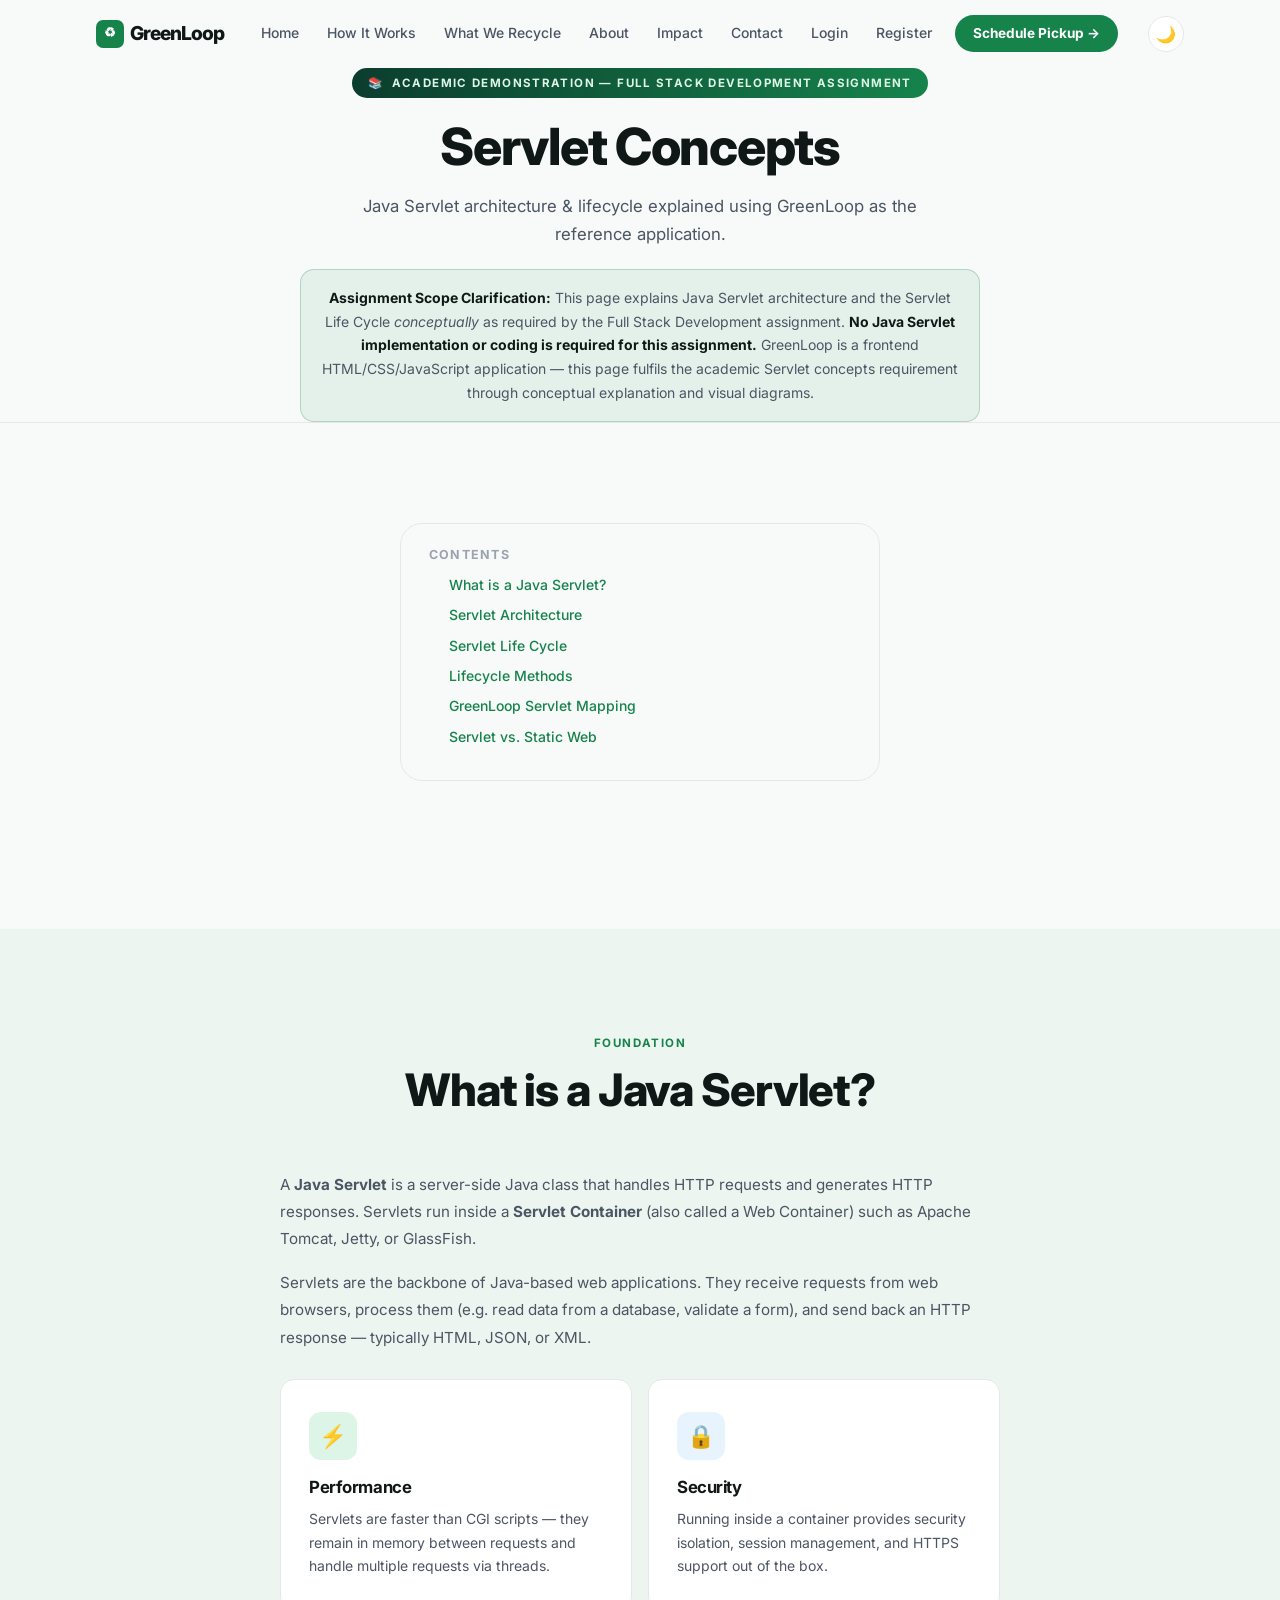
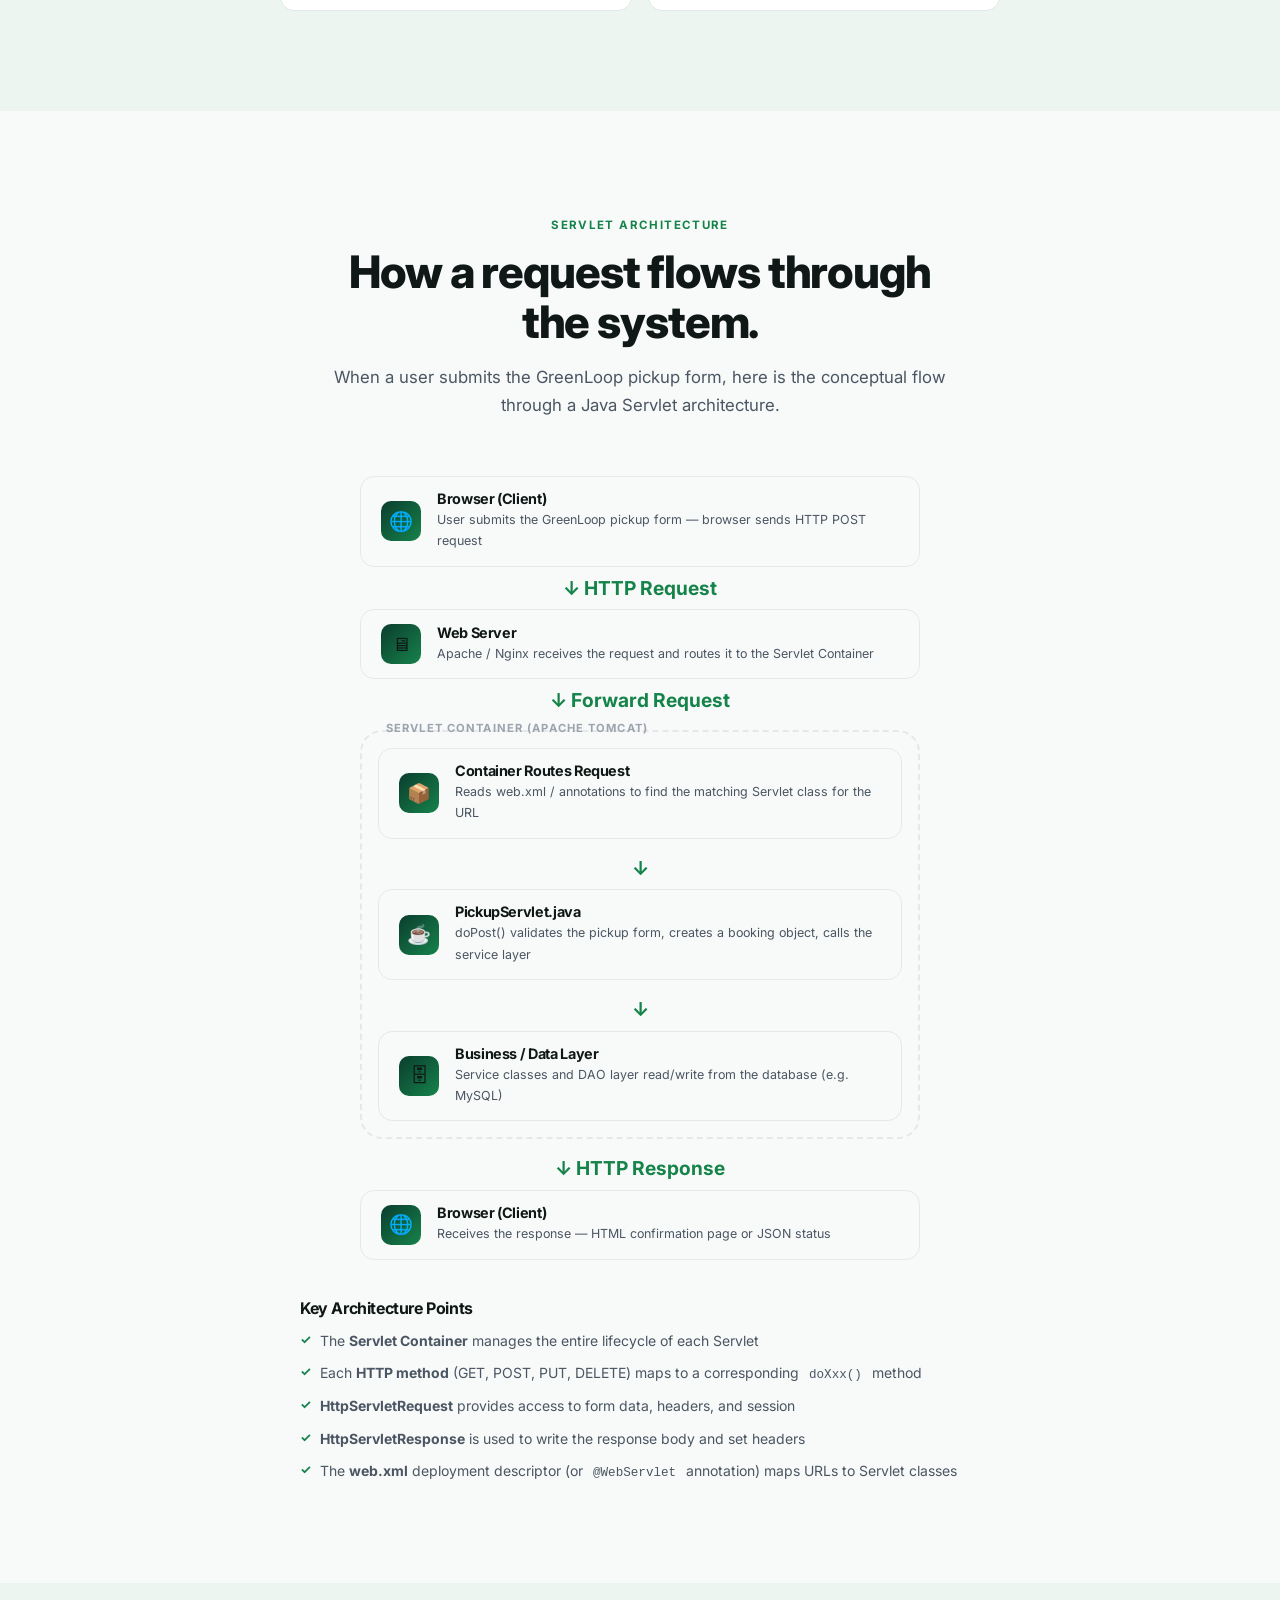
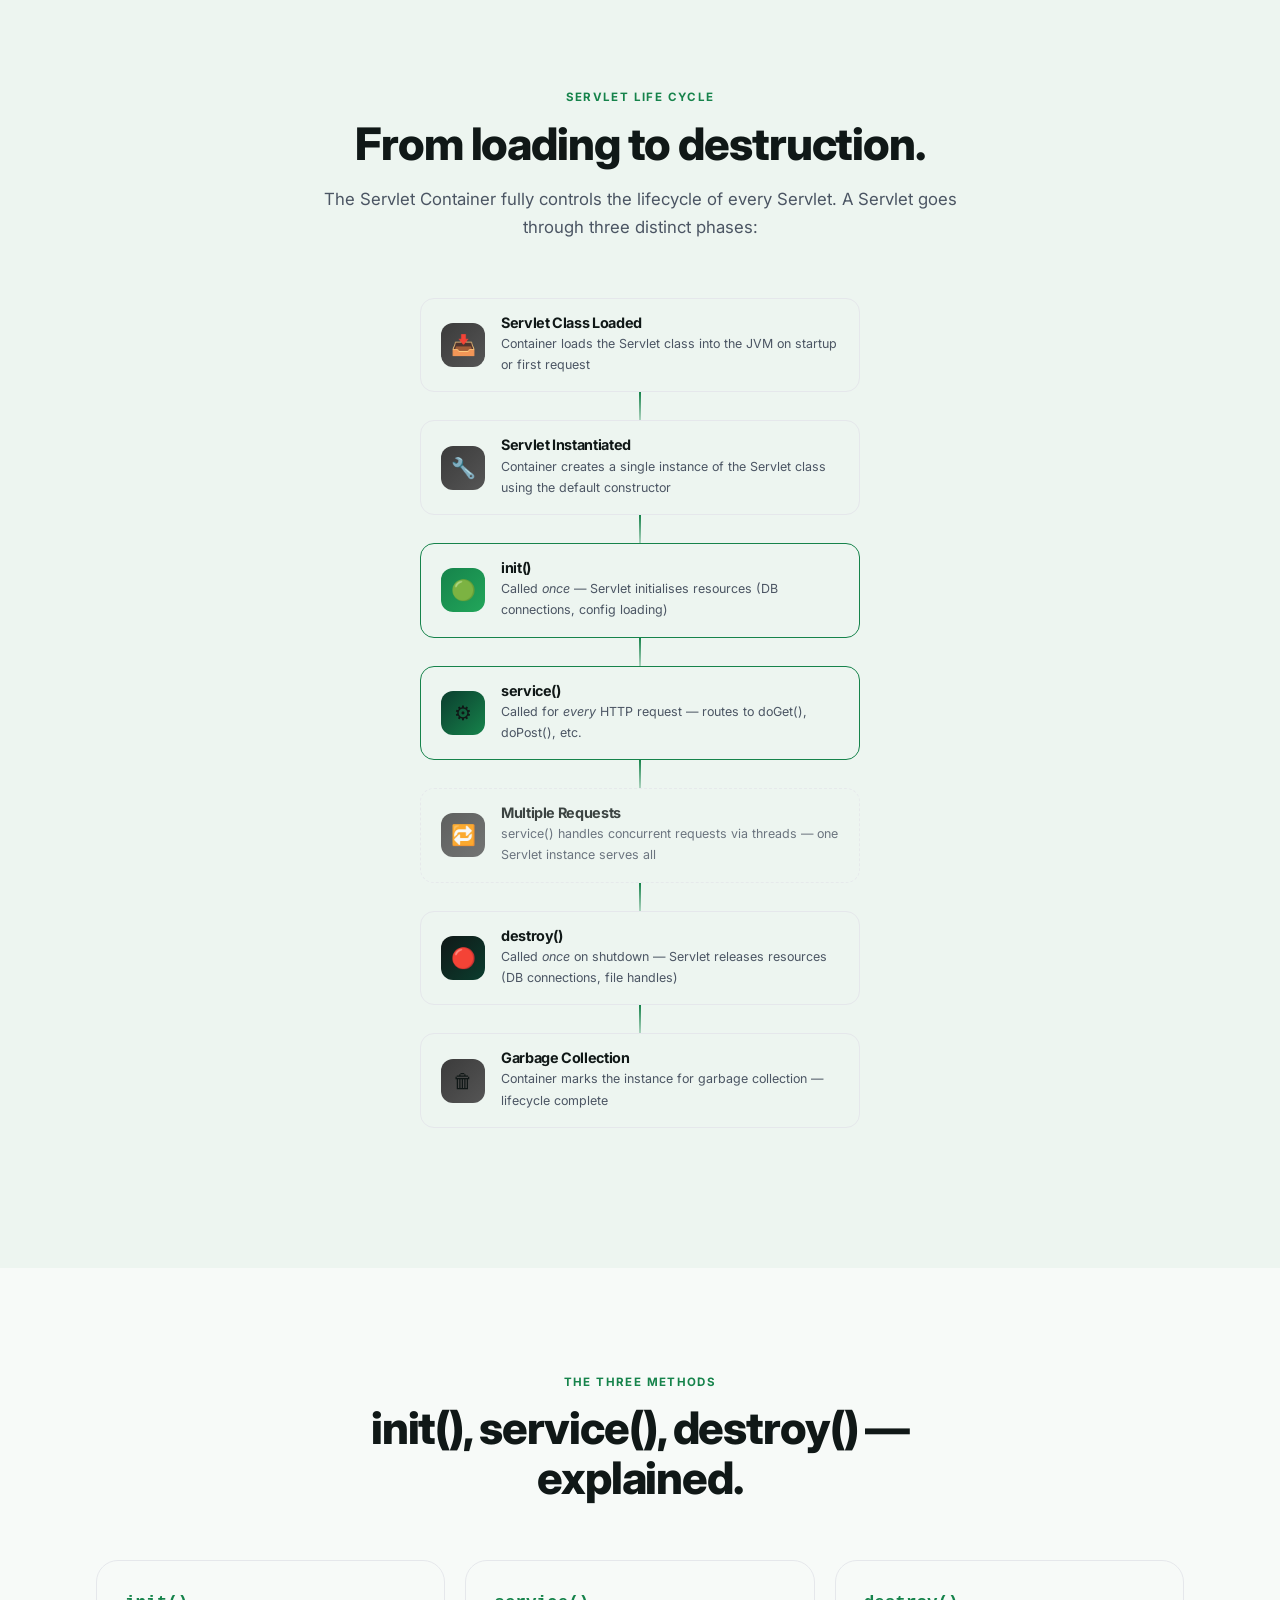
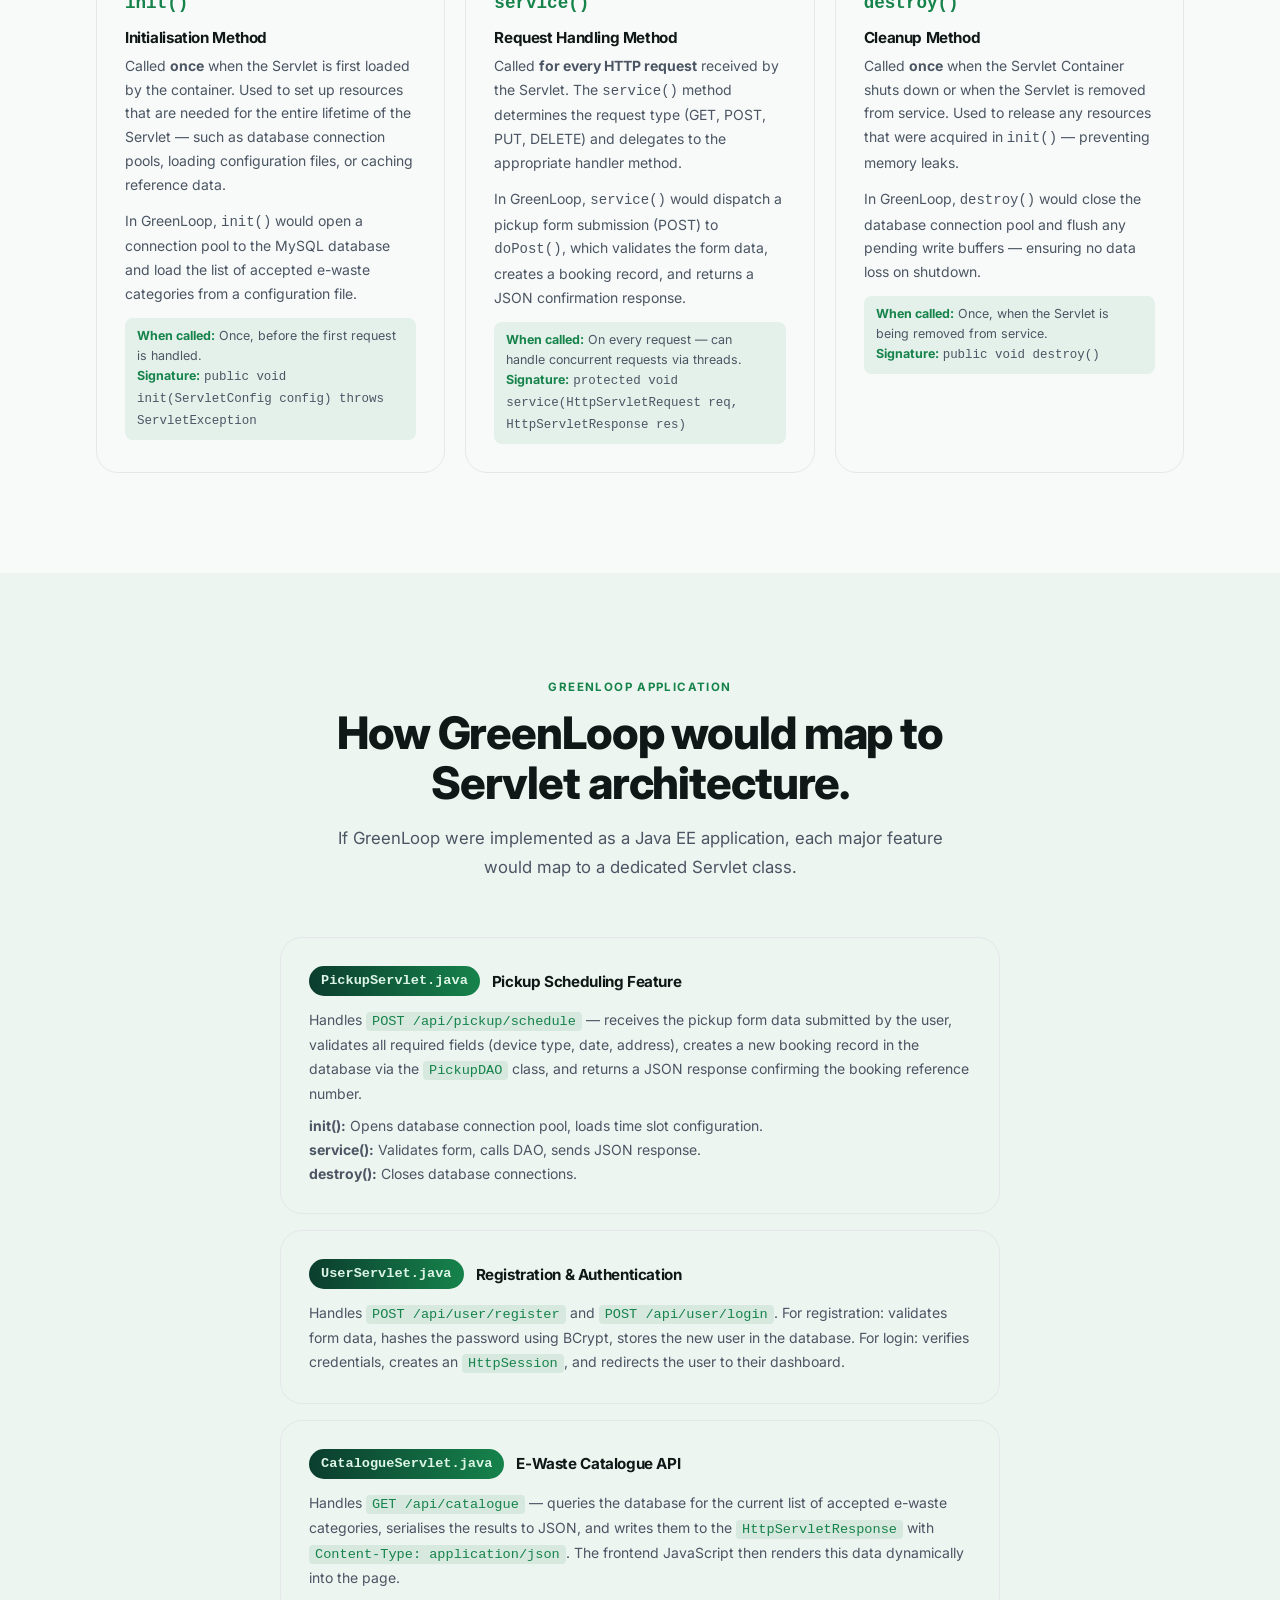
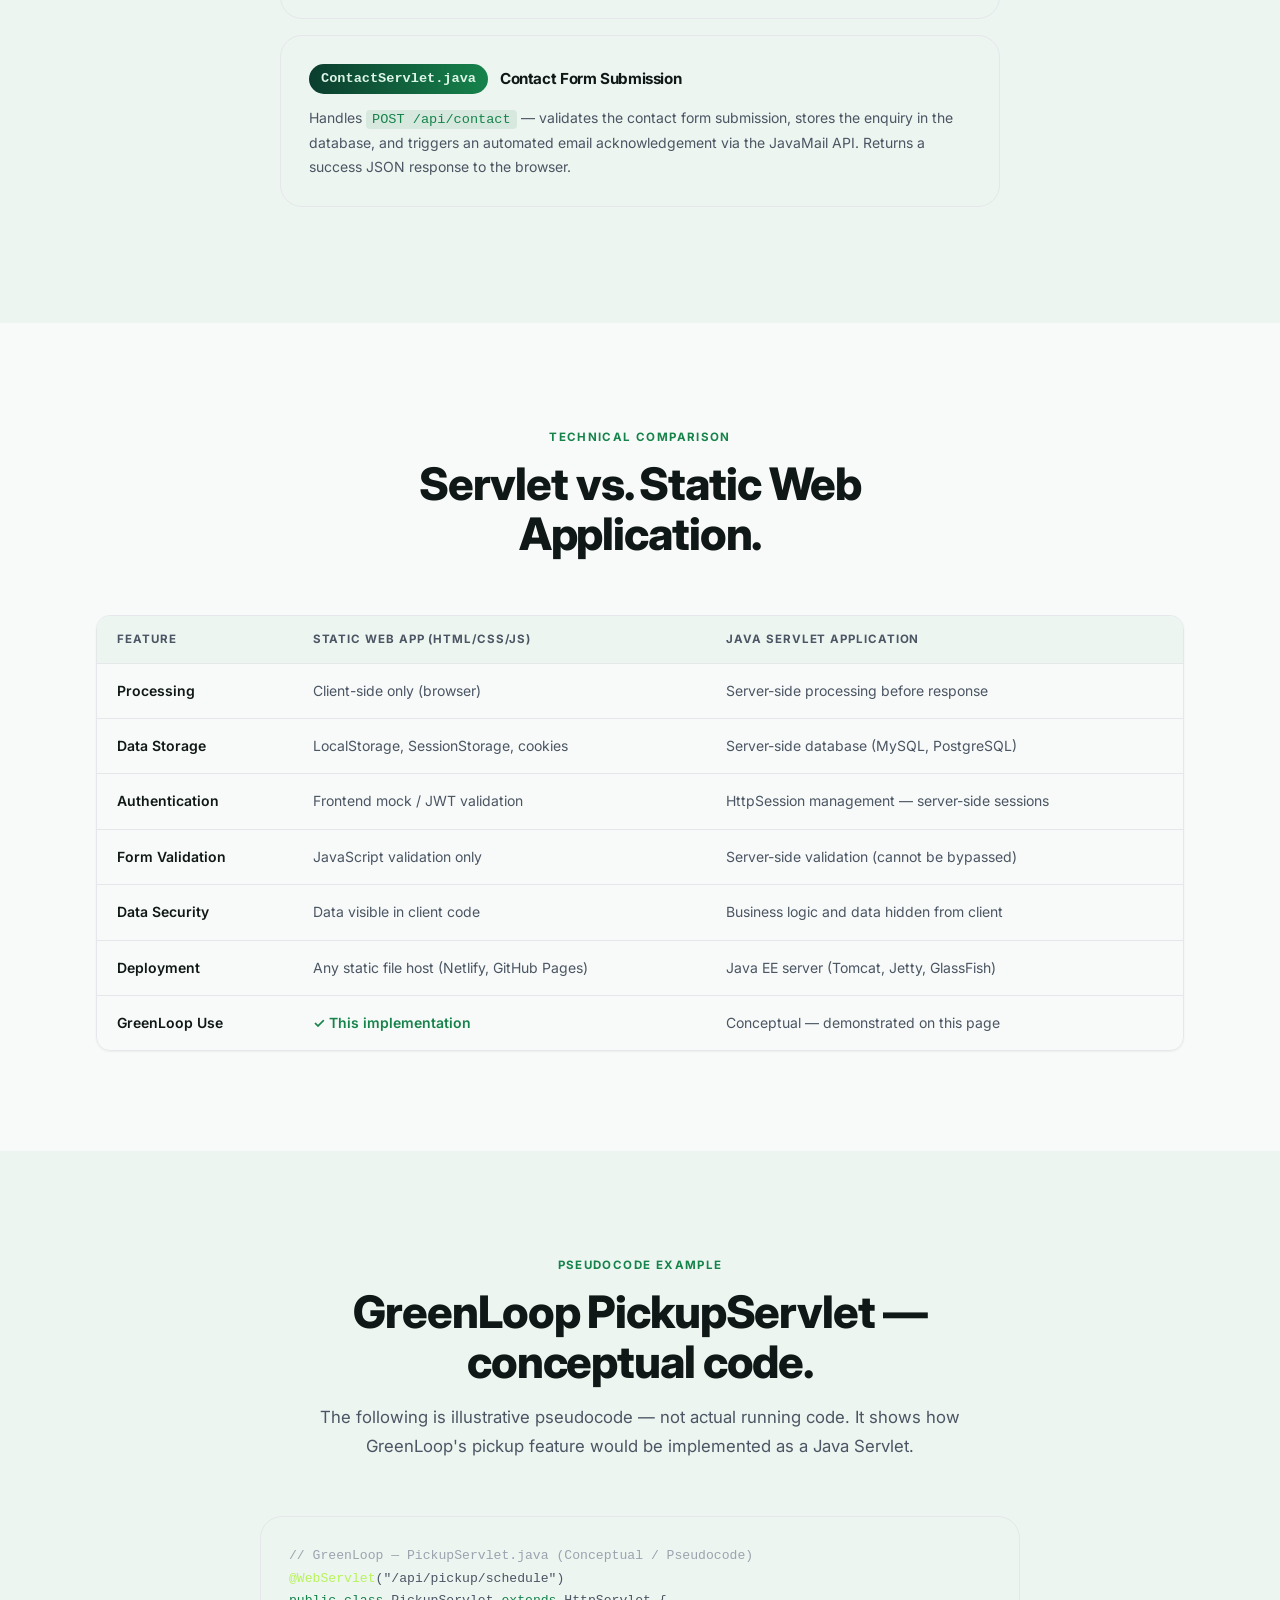
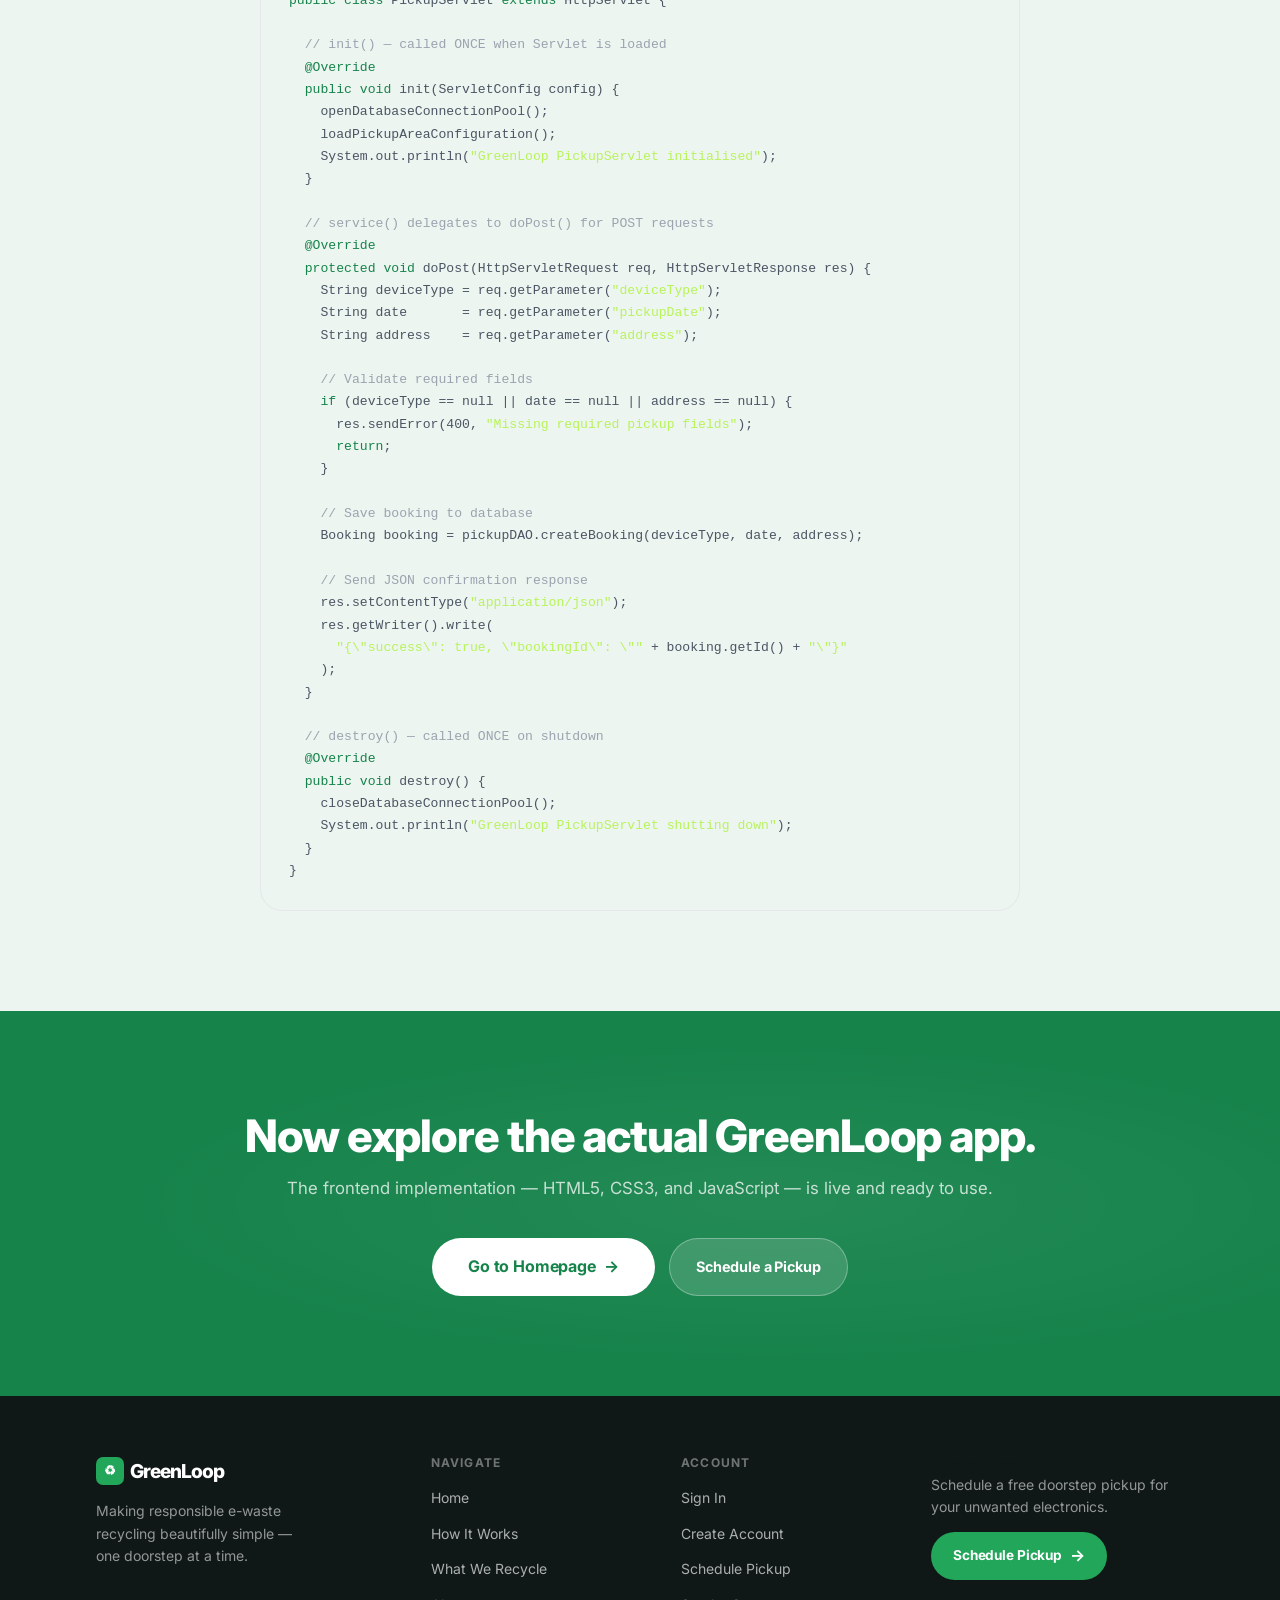
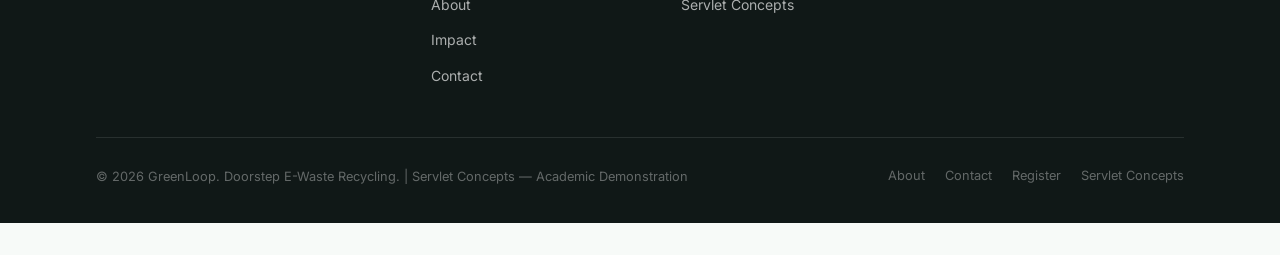
<file: servlet-concepts.html>
<!DOCTYPE html>
<html lang="en">
<head>
  <meta charset="UTF-8">
  <meta name="viewport" content="width=device-width, initial-scale=1.0">
  <meta name="description" content="Servlet Concepts — Academic demonstration of Java Servlet architecture and lifecycle for the GreenLoop Full Stack Development assignment.">
  <title>Servlet Concepts | GreenLoop – Academic Demonstration</title>
  <link rel="preconnect" href="https://fonts.googleapis.com">
  <link rel="preconnect" href="https://fonts.gstatic.com" crossorigin>
  <link href="https://fonts.googleapis.com/css2?family=Inter:ital,opsz,wght@0,14..32,300;0,14..32,400;0,14..32,500;0,14..32,600;0,14..32,700;0,14..32,800;0,14..32,900;1,14..32,400&display=swap" rel="stylesheet">
  <link rel="stylesheet" href="style.css">
  <!-- No-flash theme loader -->
  <script>
    (function(){
      try {
        var t = localStorage.getItem('GREENLOOP_THEME');
        if (!t) { t = window.matchMedia('(prefers-color-scheme: dark)').matches ? 'dark' : 'light'; }
        document.documentElement.setAttribute('data-theme', t);
      } catch(e){}
    })();
  </script>
  <link rel="stylesheet" href="effects.css">
  <style>
    /* ── Servlet Concepts Page Styles ─────────────────────── */
    .servlet-hero {
      background: linear-gradient(135deg, var(--surface-alt) 0%, var(--surface) 100%);
      border-bottom: 1px solid var(--border);
      padding: clamp(60px,10vw,100px) var(--page-pad);
      text-align: center;
    }
    .servlet-hero .academic-badge {
      display: inline-flex;
      align-items: center;
      gap: 8px;
      background: linear-gradient(90deg, #0B3D2E, #16834B);
      color: #DDF5E7;
      font-size: .72rem;
      font-weight: 700;
      letter-spacing: .12em;
      text-transform: uppercase;
      padding: 6px 16px;
      border-radius: 100px;
      margin-bottom: 20px;
    }
    .servlet-hero h1 {
      font-size: clamp(2rem,5vw,3.2rem);
      margin-bottom: 16px;
    }
    .servlet-hero .disclaimer {
      max-width: 680px;
      margin: 20px auto 0;
      padding: 16px 20px;
      background: color-mix(in srgb, var(--accent) 8%, transparent);
      border: 1px solid color-mix(in srgb, var(--accent) 25%, transparent);
      border-radius: var(--radius);
      font-size: .875rem;
      color: var(--text-muted);
      line-height: 1.7;
    }
    .servlet-hero .disclaimer strong { color: var(--text-primary); }

    /* Architecture diagram */
    .arch-diagram {
      max-width: 560px;
      margin: 40px auto;
    }
    .arch-box {
      display: flex;
      align-items: center;
      gap: 16px;
      background: var(--surface-alt);
      border: 1px solid var(--border);
      border-radius: var(--radius);
      padding: 14px 20px;
      margin-bottom: 0;
      transition: background var(--transition);
    }
    .arch-box:hover { background: color-mix(in srgb, var(--accent) 5%, var(--surface-alt)); }
    .arch-box-icon {
      width: 40px;
      height: 40px;
      border-radius: 10px;
      background: linear-gradient(135deg, #0B3D2E, #16834B);
      display: flex;
      align-items: center;
      justify-content: center;
      font-size: 1.2rem;
      flex-shrink: 0;
    }
    .arch-box-text h4 {
      font-size: .9rem;
      font-weight: 700;
      color: var(--text-primary);
      margin-bottom: 2px;
    }
    .arch-box-text p {
      font-size: .78rem;
      color: var(--text-muted);
      margin: 0;
    }
    .arch-arrow {
      text-align: center;
      padding: 6px 0;
      color: var(--accent);
      font-size: 1.2rem;
      font-weight: 700;
    }
    .arch-container-wrap {
      border: 2px dashed var(--border);
      border-radius: var(--radius-lg);
      padding: 16px;
      margin: 8px 0;
      position: relative;
    }
    .arch-container-label {
      position: absolute;
      top: -12px;
      left: 16px;
      background: var(--surface);
      padding: 0 8px;
      font-size: .7rem;
      font-weight: 700;
      letter-spacing: .1em;
      text-transform: uppercase;
      color: var(--text-sub);
    }

    /* Lifecycle diagram */
    .lifecycle-diagram {
      display: flex;
      flex-direction: column;
      align-items: center;
      gap: 0;
      max-width: 440px;
      margin: 40px auto;
    }
    .lc-node {
      display: flex;
      align-items: center;
      gap: 16px;
      width: 100%;
      background: var(--surface-alt);
      border: 1px solid var(--border);
      border-radius: var(--radius);
      padding: 16px 20px;
      transition: background var(--transition);
    }
    .lc-node:hover { background: color-mix(in srgb, var(--accent) 6%, var(--surface-alt)); }
    .lc-node-icon {
      width: 44px;
      height: 44px;
      border-radius: 12px;
      display: flex;
      align-items: center;
      justify-content: center;
      font-size: 1.25rem;
      flex-shrink: 0;
    }
    .lc-node-icon.init { background: linear-gradient(135deg, #16834B, #22A65A); }
    .lc-node-icon.service { background: linear-gradient(135deg, #0B3D2E, #16834B); }
    .lc-node-icon.destroy { background: linear-gradient(135deg, #101817, #0B3D2E); }
    .lc-node-icon.system { background: linear-gradient(135deg, #3b3b3b, #555); }
    .lc-node-text h4 { font-size: .9rem; font-weight: 700; margin-bottom: 2px; }
    .lc-node-text p { font-size: .78rem; color: var(--text-muted); margin: 0; }
    .lc-arrow {
      width: 2px;
      height: 28px;
      background: linear-gradient(to bottom, var(--accent), color-mix(in srgb, var(--accent) 30%, transparent));
      flex-shrink: 0;
    }

    /* Method cards */
    .method-cards {
      display: grid;
      grid-template-columns: repeat(auto-fit, minmax(260px, 1fr));
      gap: 20px;
      margin-top: 40px;
    }
    .method-card {
      background: var(--surface-alt);
      border: 1px solid var(--border);
      border-radius: var(--radius-lg);
      padding: 28px;
    }
    .method-card .method-name {
      font-family: 'Courier New', monospace;
      font-size: 1.1rem;
      font-weight: 700;
      color: var(--accent);
      margin-bottom: 12px;
    }
    .method-card h4 {
      font-size: .95rem;
      margin-bottom: 8px;
      color: var(--text-primary);
    }
    .method-card p { font-size: .875rem; color: var(--text-muted); line-height: 1.7; }
    .method-card .method-when {
      margin-top: 12px;
      padding: 8px 12px;
      background: color-mix(in srgb, var(--accent) 8%, transparent);
      border-radius: var(--radius-sm);
      font-size: .78rem;
      color: var(--text-muted);
    }
    .method-card .method-when strong { color: var(--accent); }

    /* GreenLoop mapping */
    .mapping-card {
      background: var(--surface-alt);
      border: 1px solid var(--border);
      border-radius: var(--radius-lg);
      padding: 28px;
      margin-bottom: 16px;
    }
    .mapping-card .mapping-header {
      display: flex;
      align-items: center;
      gap: 12px;
      margin-bottom: 12px;
    }
    .mapping-card .mapping-badge {
      font-family: 'Courier New', monospace;
      font-size: .85rem;
      font-weight: 700;
      color: #DDF5E7;
      background: linear-gradient(90deg, #0B3D2E, #16834B);
      padding: 4px 12px;
      border-radius: 100px;
    }
    .mapping-card h4 { font-size: .95rem; font-weight: 700; }
    .mapping-card p { font-size: .875rem; color: var(--text-muted); line-height: 1.7; margin-top: 8px; }
    .mapping-card code {
      font-family: 'Courier New', monospace;
      font-size: .85rem;
      background: color-mix(in srgb, var(--accent) 10%, transparent);
      color: var(--accent);
      padding: 2px 6px;
      border-radius: 4px;
    }

    .toc-nav {
      background: var(--surface-alt);
      border: 1px solid var(--border);
      border-radius: var(--radius-lg);
      padding: 24px 28px;
      max-width: 480px;
      margin: 0 auto 48px;
    }
    .toc-nav h3 { font-size: .78rem; text-transform: uppercase; letter-spacing: .1em; color: var(--text-sub); margin-bottom: 12px; }
    .toc-nav ol { padding-left: 20px; }
    .toc-nav ol li { margin-bottom: 8px; font-size: .875rem; }
    .toc-nav ol a { color: var(--accent); font-weight: 500; }

    @media (max-width: 600px) {
      .arch-diagram, .lifecycle-diagram { max-width: 100%; }
    }
  </style>
</head>
<body>

  <a class="skip-link" href="#main-content">Skip to main content</a>

  <!-- ══ NAVBAR ══════════════════════════════════════════════════ -->
  <header class="site-header" role="banner">
    <a class="brand" href="index.html" aria-label="GreenLoop — home">
      <span class="brand-icon" aria-hidden="true">♻</span>
      GreenLoop
    </a>
    <button class="menu-toggle" aria-label="Open navigation menu" aria-expanded="false" aria-controls="site-nav">
      ☰
    </button>
    <nav class="site-nav" id="site-nav" aria-label="Main navigation">
      <a href="index.html">Home</a>
      <a href="how-it-works.html">How It Works</a>
      <a href="what-we-recycle.html">What We Recycle</a>
      <a href="about.html">About</a>
      <a href="impact.html">Impact</a>
      <a href="contact.html">Contact</a>
      <a href="login.html">Login</a>
      <a href="register.html">Register</a>
      <a href="schedule.html" class="nav-cta">Schedule Pickup →</a>
    </nav>
    <button class="theme-toggle" id="theme-toggle-btn" aria-label="Toggle dark mode" title="Toggle dark/light mode">🌙</button>
  </header>

  <main id="main-content">

    <!-- ══ HERO ═════════════════════════════════════════════════ -->
    <section class="servlet-hero" aria-labelledby="servlet-heading">
      <div class="academic-badge">
        <span aria-hidden="true">📚</span>
        Academic Demonstration — Full Stack Development Assignment
      </div>
      <h1 id="servlet-heading">
        Servlet Concepts
      </h1>
      <p style="color:var(--text-muted);font-size:1.05rem;max-width:600px;margin:0 auto;">
        Java Servlet architecture &amp; lifecycle explained using GreenLoop as the reference application.
      </p>
      <div class="disclaimer">
        <strong>Assignment Scope Clarification:</strong> This page explains Java Servlet architecture and
        the Servlet Life Cycle <em>conceptually</em> as required by the Full Stack Development assignment.
        <strong>No Java Servlet implementation or coding is required for this assignment.</strong>
        GreenLoop is a frontend HTML/CSS/JavaScript application — this page fulfils the academic
        Servlet concepts requirement through conceptual explanation and visual diagrams.
      </div>
    </section>

    <!-- ══ TABLE OF CONTENTS ════════════════════════════════════ -->
    <section class="section" aria-label="Table of contents">
      <nav class="toc-nav fade-in-up" aria-label="Page sections">
        <h3>Contents</h3>
        <ol>
          <li><a href="#servlet-what">What is a Java Servlet?</a></li>
          <li><a href="#servlet-architecture">Servlet Architecture</a></li>
          <li><a href="#servlet-lifecycle">Servlet Life Cycle</a></li>
          <li><a href="#servlet-methods">Lifecycle Methods</a></li>
          <li><a href="#servlet-greenloop">GreenLoop Servlet Mapping</a></li>
          <li><a href="#servlet-table">Servlet vs. Static Web</a></li>
        </ol>
      </nav>
    </section>

    <!-- ══ SECTION 1: WHAT IS A SERVLET ════════════════════════ -->
    <section class="section alt" id="servlet-what" aria-labelledby="what-heading">
      <div class="section-header center fade-in-up">
        <span class="eyebrow">Foundation</span>
        <h2 id="what-heading">What is a Java Servlet?</h2>
      </div>

      <div style="max-width:720px;margin:32px auto 0;" class="fade-in-up" data-delay="2">
        <p style="color:var(--text-muted);line-height:1.8;font-size:.95rem;">
          A <strong>Java Servlet</strong> is a server-side Java class that handles HTTP requests and generates
          HTTP responses. Servlets run inside a <strong>Servlet Container</strong> (also called a Web Container)
          such as Apache Tomcat, Jetty, or GlassFish.
        </p>
        <p style="color:var(--text-muted);line-height:1.8;font-size:.95rem;margin-top:16px;">
          Servlets are the backbone of Java-based web applications. They receive requests from web browsers,
          process them (e.g. read data from a database, validate a form), and send back an HTTP response —
          typically HTML, JSON, or XML.
        </p>

        <div style="margin-top:28px;display:grid;grid-template-columns:1fr 1fr;gap:16px;" class="why-grid">
          <div class="why-card">
            <div class="why-icon green" aria-hidden="true">⚡</div>
            <h3>Performance</h3>
            <p>Servlets are faster than CGI scripts — they remain in memory between requests and handle multiple requests via threads.</p>
          </div>
          <div class="why-card">
            <div class="why-icon blue" aria-hidden="true">🔒</div>
            <h3>Security</h3>
            <p>Running inside a container provides security isolation, session management, and HTTPS support out of the box.</p>
          </div>
        </div>
      </div>
    </section>

    <!-- ══ SECTION 2: SERVLET ARCHITECTURE ═════════════════════ -->
    <section class="section" id="servlet-architecture" aria-labelledby="arch-heading">
      <div class="section-header center fade-in-up">
        <span class="eyebrow">Servlet Architecture</span>
        <h2 id="arch-heading">How a request flows through the system.</h2>
        <p class="subtext">
          When a user submits the GreenLoop pickup form, here is the conceptual flow through a
          Java Servlet architecture.
        </p>
      </div>

      <!-- Architecture Diagram -->
      <div class="arch-diagram fade-in-up" data-delay="2" role="img" aria-label="Servlet architecture request flow diagram">

        <div class="arch-box">
          <div class="arch-box-icon" aria-hidden="true">🌐</div>
          <div class="arch-box-text">
            <h4>Browser (Client)</h4>
            <p>User submits the GreenLoop pickup form — browser sends HTTP POST request</p>
          </div>
        </div>

        <div class="arch-arrow" aria-hidden="true">↓ HTTP Request</div>

        <div class="arch-box">
          <div class="arch-box-icon" aria-hidden="true">🖥</div>
          <div class="arch-box-text">
            <h4>Web Server</h4>
            <p>Apache / Nginx receives the request and routes it to the Servlet Container</p>
          </div>
        </div>

        <div class="arch-arrow" aria-hidden="true">↓ Forward Request</div>

        <div class="arch-container-wrap">
          <span class="arch-container-label">Servlet Container (Apache Tomcat)</span>

          <div class="arch-box" style="margin-bottom:8px;">
            <div class="arch-box-icon" aria-hidden="true">📦</div>
            <div class="arch-box-text">
              <h4>Container Routes Request</h4>
              <p>Reads web.xml / annotations to find the matching Servlet class for the URL</p>
            </div>
          </div>

          <div class="arch-arrow" aria-hidden="true">↓</div>

          <div class="arch-box" style="margin-bottom:8px;background:color-mix(in srgb,var(--accent) 8%,var(--surface-alt));">
            <div class="arch-box-icon" aria-hidden="true">☕</div>
            <div class="arch-box-text">
              <h4>PickupServlet.java</h4>
              <p>doPost() validates the pickup form, creates a booking object, calls the service layer</p>
            </div>
          </div>

          <div class="arch-arrow" aria-hidden="true">↓</div>

          <div class="arch-box">
            <div class="arch-box-icon" aria-hidden="true">🗄</div>
            <div class="arch-box-text">
              <h4>Business / Data Layer</h4>
              <p>Service classes and DAO layer read/write from the database (e.g. MySQL)</p>
            </div>
          </div>

        </div>

        <div class="arch-arrow" aria-hidden="true">↓ HTTP Response</div>

        <div class="arch-box">
          <div class="arch-box-icon" aria-hidden="true">🌐</div>
          <div class="arch-box-text">
            <h4>Browser (Client)</h4>
            <p>Receives the response — HTML confirmation page or JSON status</p>
          </div>
        </div>

      </div>

      <!-- Explanation -->
      <div style="max-width:680px;margin:40px auto 0;" class="fade-in-up" data-delay="4">
        <h3 style="font-size:1rem;margin-bottom:12px;">Key Architecture Points</h3>
        <ul class="prep-list" aria-label="Key servlet architecture points">
          <li>The <strong>Servlet Container</strong> manages the entire lifecycle of each Servlet</li>
          <li>Each <strong>HTTP method</strong> (GET, POST, PUT, DELETE) maps to a corresponding <code style="font-family:monospace;font-size:.9em;background:var(--surface-alt);padding:1px 6px;border-radius:4px;">doXxx()</code> method</li>
          <li><strong>HttpServletRequest</strong> provides access to form data, headers, and session</li>
          <li><strong>HttpServletResponse</strong> is used to write the response body and set headers</li>
          <li>The <strong>web.xml</strong> deployment descriptor (or <code style="font-family:monospace;font-size:.9em;background:var(--surface-alt);padding:1px 6px;border-radius:4px;">@WebServlet</code> annotation) maps URLs to Servlet classes</li>
        </ul>
      </div>
    </section>

    <!-- ══ SECTION 3: SERVLET LIFECYCLE ════════════════════════ -->
    <section class="section alt" id="servlet-lifecycle" aria-labelledby="lc-heading">
      <div class="section-header center fade-in-up">
        <span class="eyebrow">Servlet Life Cycle</span>
        <h2 id="lc-heading">From loading to destruction.</h2>
        <p class="subtext">
          The Servlet Container fully controls the lifecycle of every Servlet.
          A Servlet goes through three distinct phases:
        </p>
      </div>

      <!-- Lifecycle Diagram -->
      <div class="lifecycle-diagram fade-in-up" data-delay="2" role="img" aria-label="Servlet lifecycle diagram">

        <div class="lc-node">
          <div class="lc-node-icon system" aria-hidden="true">📥</div>
          <div class="lc-node-text">
            <h4>Servlet Class Loaded</h4>
            <p>Container loads the Servlet class into the JVM on startup or first request</p>
          </div>
        </div>
        <div class="lc-arrow" aria-hidden="true"></div>

        <div class="lc-node">
          <div class="lc-node-icon system" aria-hidden="true">🔧</div>
          <div class="lc-node-text">
            <h4>Servlet Instantiated</h4>
            <p>Container creates a single instance of the Servlet class using the default constructor</p>
          </div>
        </div>
        <div class="lc-arrow" aria-hidden="true"></div>

        <div class="lc-node" style="border-color:var(--accent);">
          <div class="lc-node-icon init" aria-hidden="true">🟢</div>
          <div class="lc-node-text">
            <h4>init()</h4>
            <p>Called <em>once</em> — Servlet initialises resources (DB connections, config loading)</p>
          </div>
        </div>
        <div class="lc-arrow" aria-hidden="true"></div>

        <div class="lc-node" style="border-color:var(--accent);">
          <div class="lc-node-icon service" aria-hidden="true">⚙</div>
          <div class="lc-node-text">
            <h4>service()</h4>
            <p>Called for <em>every</em> HTTP request — routes to doGet(), doPost(), etc.</p>
          </div>
        </div>
        <div class="lc-arrow" aria-hidden="true"></div>

        <div class="lc-node" style="border:1px dashed var(--border);opacity:.8;">
          <div class="lc-node-icon system" aria-hidden="true">🔁</div>
          <div class="lc-node-text">
            <h4>Multiple Requests</h4>
            <p>service() handles concurrent requests via threads — one Servlet instance serves all</p>
          </div>
        </div>
        <div class="lc-arrow" aria-hidden="true"></div>

        <div class="lc-node">
          <div class="lc-node-icon destroy" aria-hidden="true">🔴</div>
          <div class="lc-node-text">
            <h4>destroy()</h4>
            <p>Called <em>once</em> on shutdown — Servlet releases resources (DB connections, file handles)</p>
          </div>
        </div>
        <div class="lc-arrow" aria-hidden="true"></div>

        <div class="lc-node">
          <div class="lc-node-icon system" aria-hidden="true">🗑</div>
          <div class="lc-node-text">
            <h4>Garbage Collection</h4>
            <p>Container marks the instance for garbage collection — lifecycle complete</p>
          </div>
        </div>

      </div>
    </section>

    <!-- ══ SECTION 4: LIFECYCLE METHODS ════════════════════════ -->
    <section class="section" id="servlet-methods" aria-labelledby="methods-heading">
      <div class="section-header center fade-in-up">
        <span class="eyebrow">The Three Methods</span>
        <h2 id="methods-heading">init(), service(), destroy() — explained.</h2>
      </div>

      <div class="method-cards">

        <div class="method-card fade-in-up" data-delay="1">
          <div class="method-name">init()</div>
          <h4>Initialisation Method</h4>
          <p>
            Called <strong>once</strong> when the Servlet is first loaded by the container.
            Used to set up resources that are needed for the entire lifetime of the Servlet —
            such as database connection pools, loading configuration files, or caching reference data.
          </p>
          <p style="margin-top:12px;">
            In GreenLoop, <code>init()</code> would open a connection pool to the MySQL database
            and load the list of accepted e-waste categories from a configuration file.
          </p>
          <div class="method-when">
            <strong>When called:</strong> Once, before the first request is handled.<br>
            <strong>Signature:</strong> <code>public void init(ServletConfig config) throws ServletException</code>
          </div>
        </div>

        <div class="method-card fade-in-up" data-delay="2">
          <div class="method-name">service()</div>
          <h4>Request Handling Method</h4>
          <p>
            Called <strong>for every HTTP request</strong> received by the Servlet.
            The <code>service()</code> method determines the request type (GET, POST, PUT, DELETE)
            and delegates to the appropriate handler method.
          </p>
          <p style="margin-top:12px;">
            In GreenLoop, <code>service()</code> would dispatch a pickup form submission (POST) to
            <code>doPost()</code>, which validates the form data, creates a booking record, and
            returns a JSON confirmation response.
          </p>
          <div class="method-when">
            <strong>When called:</strong> On every request — can handle concurrent requests via threads.<br>
            <strong>Signature:</strong> <code>protected void service(HttpServletRequest req, HttpServletResponse res)</code>
          </div>
        </div>

        <div class="method-card fade-in-up" data-delay="3">
          <div class="method-name">destroy()</div>
          <h4>Cleanup Method</h4>
          <p>
            Called <strong>once</strong> when the Servlet Container shuts down or when the Servlet
            is removed from service. Used to release any resources that were acquired in
            <code>init()</code> — preventing memory leaks.
          </p>
          <p style="margin-top:12px;">
            In GreenLoop, <code>destroy()</code> would close the database connection pool and
            flush any pending write buffers — ensuring no data loss on shutdown.
          </p>
          <div class="method-when">
            <strong>When called:</strong> Once, when the Servlet is being removed from service.<br>
            <strong>Signature:</strong> <code>public void destroy()</code>
          </div>
        </div>

      </div>
    </section>

    <!-- ══ SECTION 5: GREENLOOP MAPPING ════════════════════════ -->
    <section class="section alt" id="servlet-greenloop" aria-labelledby="mapping-heading">
      <div class="section-header center fade-in-up">
        <span class="eyebrow">GreenLoop Application</span>
        <h2 id="mapping-heading">How GreenLoop would map to Servlet architecture.</h2>
        <p class="subtext">
          If GreenLoop were implemented as a Java EE application, each major feature
          would map to a dedicated Servlet class.
        </p>
      </div>

      <div style="max-width:720px;margin:40px auto 0;" class="fade-in-up" data-delay="2">

        <div class="mapping-card">
          <div class="mapping-header">
            <span class="mapping-badge">PickupServlet.java</span>
            <h4>Pickup Scheduling Feature</h4>
          </div>
          <p>
            Handles <code>POST /api/pickup/schedule</code> — receives the pickup form data submitted
            by the user, validates all required fields (device type, date, address), creates a new
            booking record in the database via the <code>PickupDAO</code> class, and returns a
            JSON response confirming the booking reference number.
          </p>
          <p style="margin-top:8px;">
            <strong>init():</strong> Opens database connection pool, loads time slot configuration.<br>
            <strong>service():</strong> Validates form, calls DAO, sends JSON response.<br>
            <strong>destroy():</strong> Closes database connections.
          </p>
        </div>

        <div class="mapping-card">
          <div class="mapping-header">
            <span class="mapping-badge">UserServlet.java</span>
            <h4>Registration &amp; Authentication</h4>
          </div>
          <p>
            Handles <code>POST /api/user/register</code> and <code>POST /api/user/login</code>.
            For registration: validates form data, hashes the password using BCrypt, stores the
            new user in the database. For login: verifies credentials, creates an <code>HttpSession</code>,
            and redirects the user to their dashboard.
          </p>
        </div>

        <div class="mapping-card">
          <div class="mapping-header">
            <span class="mapping-badge">CatalogueServlet.java</span>
            <h4>E-Waste Catalogue API</h4>
          </div>
          <p>
            Handles <code>GET /api/catalogue</code> — queries the database for the current list of
            accepted e-waste categories, serialises the results to JSON, and writes them to the
            <code>HttpServletResponse</code> with <code>Content-Type: application/json</code>.
            The frontend JavaScript then renders this data dynamically into the page.
          </p>
        </div>

        <div class="mapping-card">
          <div class="mapping-header">
            <span class="mapping-badge">ContactServlet.java</span>
            <h4>Contact Form Submission</h4>
          </div>
          <p>
            Handles <code>POST /api/contact</code> — validates the contact form submission,
            stores the enquiry in the database, and triggers an automated email acknowledgement
            via the JavaMail API. Returns a success JSON response to the browser.
          </p>
        </div>

      </div>
    </section>

    <!-- ══ SECTION 6: COMPARISON TABLE ══════════════════════════ -->
    <section class="section" id="servlet-table" aria-labelledby="compare-heading">
      <div class="section-header center fade-in-up">
        <span class="eyebrow">Technical Comparison</span>
        <h2 id="compare-heading">Servlet vs. Static Web Application.</h2>
      </div>

      <div class="impact-table-wrap fade-in-up" data-delay="2">
        <table aria-label="Comparison of Java Servlet versus static web applications">
          <thead>
            <tr>
              <th scope="col">Feature</th>
              <th scope="col">Static Web App (HTML/CSS/JS)</th>
              <th scope="col">Java Servlet Application</th>
            </tr>
          </thead>
          <tbody>
            <tr>
              <td><span class="cell-em">Processing</span></td>
              <td>Client-side only (browser)</td>
              <td>Server-side processing before response</td>
            </tr>
            <tr>
              <td><span class="cell-em">Data Storage</span></td>
              <td>LocalStorage, SessionStorage, cookies</td>
              <td>Server-side database (MySQL, PostgreSQL)</td>
            </tr>
            <tr>
              <td><span class="cell-em">Authentication</span></td>
              <td>Frontend mock / JWT validation</td>
              <td>HttpSession management — server-side sessions</td>
            </tr>
            <tr>
              <td><span class="cell-em">Form Validation</span></td>
              <td>JavaScript validation only</td>
              <td>Server-side validation (cannot be bypassed)</td>
            </tr>
            <tr>
              <td><span class="cell-em">Data Security</span></td>
              <td>Data visible in client code</td>
              <td>Business logic and data hidden from client</td>
            </tr>
            <tr>
              <td><span class="cell-em">Deployment</span></td>
              <td>Any static file host (Netlify, GitHub Pages)</td>
              <td>Java EE server (Tomcat, Jetty, GlassFish)</td>
            </tr>
            <tr>
              <td><span class="cell-em">GreenLoop Use</span></td>
              <td style="color:var(--accent);font-weight:600;">✓ This implementation</td>
              <td>Conceptual — demonstrated on this page</td>
            </tr>
          </tbody>
        </table>
      </div>
    </section>

    <!-- ══ SECTION 7: SAMPLE PSEUDOCODE ════════════════════════ -->
    <section class="section alt" aria-labelledby="code-heading">
      <div class="section-header center fade-in-up">
        <span class="eyebrow">Pseudocode Example</span>
        <h2 id="code-heading">GreenLoop PickupServlet — conceptual code.</h2>
        <p class="subtext">
          The following is illustrative pseudocode — not actual running code.
          It shows how GreenLoop's pickup feature would be implemented as a Java Servlet.
        </p>
      </div>

      <div class="fade-in-up" data-delay="2" style="max-width:760px;margin:32px auto 0;">
        <pre style="background:var(--surface-alt);border:1px solid var(--border);border-radius:var(--radius-lg);padding:28px;overflow-x:auto;font-family:'Courier New',monospace;font-size:.82rem;line-height:1.7;color:var(--text-muted);"><code><span style="color:var(--text-sub);">// GreenLoop — PickupServlet.java (Conceptual / Pseudocode)</span>
<span style="color:#B8F35A;">@WebServlet</span>("/api/pickup/schedule")
<span style="color:var(--accent);">public class</span> PickupServlet <span style="color:var(--accent);">extends</span> HttpServlet {

  <span style="color:var(--text-sub);">// init() — called ONCE when Servlet is loaded</span>
  <span style="color:var(--accent);">@Override</span>
  <span style="color:var(--accent);">public void</span> init(ServletConfig config) {
    openDatabaseConnectionPool();
    loadPickupAreaConfiguration();
    System.out.println(<span style="color:#B8F35A;">"GreenLoop PickupServlet initialised"</span>);
  }

  <span style="color:var(--text-sub);">// service() delegates to doPost() for POST requests</span>
  <span style="color:var(--accent);">@Override</span>
  <span style="color:var(--accent);">protected void</span> doPost(HttpServletRequest req, HttpServletResponse res) {
    String deviceType = req.getParameter(<span style="color:#B8F35A;">"deviceType"</span>);
    String date       = req.getParameter(<span style="color:#B8F35A;">"pickupDate"</span>);
    String address    = req.getParameter(<span style="color:#B8F35A;">"address"</span>);

    <span style="color:var(--text-sub);">// Validate required fields</span>
    <span style="color:var(--accent);">if</span> (deviceType == null || date == null || address == null) {
      res.sendError(400, <span style="color:#B8F35A;">"Missing required pickup fields"</span>);
      <span style="color:var(--accent);">return</span>;
    }

    <span style="color:var(--text-sub);">// Save booking to database</span>
    Booking booking = pickupDAO.createBooking(deviceType, date, address);

    <span style="color:var(--text-sub);">// Send JSON confirmation response</span>
    res.setContentType(<span style="color:#B8F35A;">"application/json"</span>);
    res.getWriter().write(
      <span style="color:#B8F35A;">"{\"success\": true, \"bookingId\": \""</span> + booking.getId() + <span style="color:#B8F35A;">"\"}"</span>
    );
  }

  <span style="color:var(--text-sub);">// destroy() — called ONCE on shutdown</span>
  <span style="color:var(--accent);">@Override</span>
  <span style="color:var(--accent);">public void</span> destroy() {
    closeDatabaseConnectionPool();
    System.out.println(<span style="color:#B8F35A;">"GreenLoop PickupServlet shutting down"</span>);
  }
}</code></pre>
      </div>
    </section>

    <!-- ══ CTA ═══════════════════════════════════════════════════ -->
    <section class="cta-section" aria-labelledby="servlet-cta-heading">
      <div class="fade-in-up">
        <h2 id="servlet-cta-heading">Now explore the actual GreenLoop app.</h2>
        <p>The frontend implementation — HTML5, CSS3, and JavaScript — is live and ready to use.</p>
        <div style="display:flex;gap:14px;justify-content:center;flex-wrap:wrap;">
          <a href="index.html" class="btn btn-lg" id="servlet-home-btn">
            Go to Homepage <span class="arrow" aria-hidden="true">→</span>
          </a>
          <a href="schedule.html" class="btn" style="background:rgba(255,255,255,.15);color:#fff;border:1.5px solid rgba(255,255,255,.3);" id="servlet-schedule-btn">
            Schedule a Pickup
          </a>
        </div>
      </div>
    </section>

  </main>

  <!-- ══ FOOTER ═════════════════════════════════════════════════ -->
  <footer role="contentinfo">
    <div class="footer-top">
      <div class="footer-brand">
        <a class="brand" href="index.html" aria-label="GreenLoop home">
          <span class="brand-icon" aria-hidden="true">♻</span>
          GreenLoop
        </a>
        <p>Making responsible e-waste recycling beautifully simple — one doorstep at a time.</p>
      </div>

      <nav class="footer-col" aria-label="Site navigation">
        <h4>Navigate</h4>
        <ul>
          <li><a href="index.html">Home</a></li>
          <li><a href="how-it-works.html">How It Works</a></li>
          <li><a href="what-we-recycle.html">What We Recycle</a></li>
          <li><a href="about.html">About</a></li>
          <li><a href="impact.html">Impact</a></li>
          <li><a href="contact.html">Contact</a></li>
        </ul>
      </nav>

      <nav class="footer-col" aria-label="Account links">
        <h4>Account</h4>
        <ul>
          <li><a href="login.html">Sign In</a></li>
          <li><a href="register.html">Create Account</a></li>
          <li><a href="schedule.html">Schedule Pickup</a></li>
          <li><a href="servlet-concepts.html">Servlet Concepts</a></li>
        </ul>
      </nav>

      <div class="footer-cta-col">
        <h4>Ready to recycle?</h4>
        <p>Schedule a free doorstep pickup for your unwanted electronics.</p>
        <a href="schedule.html" class="btn">Schedule Pickup <span class="arrow" aria-hidden="true">→</span></a>
      </div>
    </div>

    <div class="footer-bottom">
      <p>© 2026 GreenLoop. Doorstep E-Waste Recycling. | Servlet Concepts — Academic Demonstration</p>
      <div class="footer-bottom-links">
        <a href="about.html">About</a>
        <a href="contact.html">Contact</a>
        <a href="register.html">Register</a>
        <a href="servlet-concepts.html">Servlet Concepts</a>
      </div>
    </div>
  </footer>

  <script src="data.js"></script>
  <script src="script.js"></script>
  <script src="auth.js"></script>
</body>
</html>
</file>
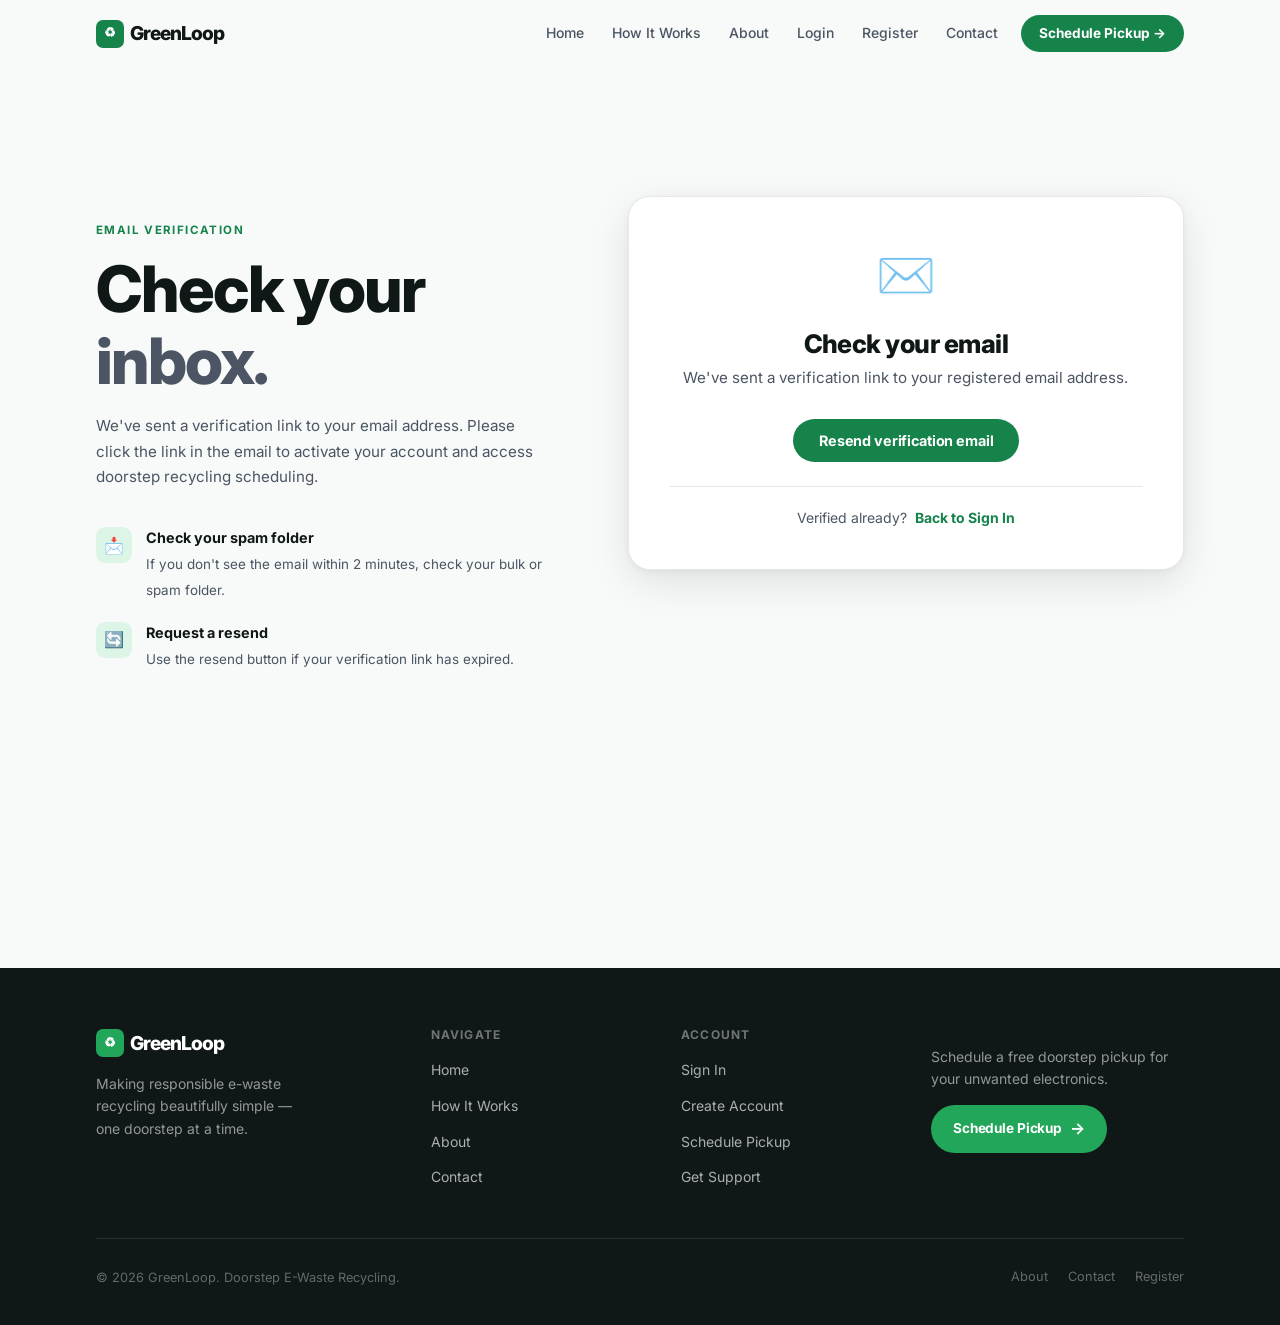
<file: verify-email.html>
﻿<!DOCTYPE html>
<html lang="en">
<head>
  <meta charset="UTF-8">
  <meta name="viewport" content="width=device-width, initial-scale=1.0">
  <meta name="description" content="Verify your GreenLoop account email address to activate doorstep pickup scheduling and account features.">
  <title>Verify Email | GreenLoop E-Waste Recycling</title>
  <link rel="preconnect" href="https://fonts.googleapis.com">
  <link rel="preconnect" href="https://fonts.gstatic.com" crossorigin>
  <link href="https://fonts.googleapis.com/css2?family=Inter:ital,opsz,wght@0,14..32,300;0,14..32,400;0,14..32,500;0,14..32,600;0,14..32,700;0,14..32,800;0,14..32,900;1,14..32,400&display=swap" rel="stylesheet">
  <link rel="stylesheet" href="style.css">
  <!-- No-flash theme loader: runs synchronously before page paint -->
  <script>
    (function(){
      try {
        var t = localStorage.getItem('GREENLOOP_THEME');
        if (!t) { t = window.matchMedia('(prefers-color-scheme: dark)').matches ? 'dark' : 'light'; }
        document.documentElement.setAttribute('data-theme', t);
      } catch(e){}
    })();
  </script>
  <link rel="stylesheet" href="effects.css">
</head>
<body>

  <a class="skip-link" href="#main-content">Skip to main content</a>

  <!-- ══ NAVBAR ══════════════════════════════════════════════════ -->
  <header class="site-header" role="banner">
    <a class="brand" href="index.html" aria-label="GreenLoop — home">
      <span class="brand-icon" aria-hidden="true">♻</span>
      GreenLoop
    </a>
    <button class="menu-toggle" aria-label="Open navigation menu" aria-expanded="false" aria-controls="site-nav">
      ☰
    </button>
    <nav class="site-nav" id="site-nav" aria-label="Main navigation">
      <a href="index.html">Home</a>
      <a href="index.html#how-it-works">How It Works</a>
      <a href="about.html">About</a>
      <a href="login.html">Login</a>
      <a href="register.html">Register</a>
      <a href="contact.html">Contact</a>
      <a href="schedule.html" class="nav-cta">Schedule Pickup →</a>
    </nav>
  </header>

  <main id="main-content">
    <section class="form-page-wrap" aria-labelledby="verify-heading">

      <!-- ── Copy Column ──────────────────────────────────────── -->
      <div class="form-page-copy fade-in-up">
        <span class="eyebrow">Email Verification</span>
        <h1 id="verify-heading">
          <span style="display:block">Check your</span>
          <span style="display:block;color:var(--text-muted)">inbox.</span>
        </h1>
        <p>
          We've sent a verification link to your email address. Please click the link
          in the email to activate your account and access doorstep recycling scheduling.
        </p>

        <div class="benefit-list" role="list" aria-label="Verification instructions">
          <div class="benefit-item" role="listitem">
            <div class="benefit-icon" aria-hidden="true">📩</div>
            <div class="benefit-text">
              <strong>Check your spam folder</strong>
              <span>If you don't see the email within 2 minutes, check your bulk or spam folder.</span>
            </div>
          </div>
          <div class="benefit-item" role="listitem">
            <div class="benefit-icon" aria-hidden="true">🔄</div>
            <div class="benefit-text">
              <strong>Request a resend</strong>
              <span>Use the resend button if your verification link has expired.</span>
            </div>
          </div>
        </div>
      </div>

      <!-- ── Verification Card ────────────────────────────────── -->
      <div class="form-card fade-in-up" data-delay="2" style="text-align:center;">

        <div style="font-size:3rem;margin-bottom:16px;" aria-hidden="true">✉️</div>
        
        <h2 style="font-size:1.6rem;margin-bottom:8px;">Check your email</h2>
        <p style="color:var(--text-muted);font-size:.95rem;margin-bottom:28px;line-height:1.6;">
          We've sent a verification link to your registered email address.
        </p>

        <!-- Status banner injected here by auth.js -->

        <button type="button" id="btn-resend-verification" class="btn btn-full">
          Resend verification email
        </button>

        <div style="margin-top:24px;padding-top:20px;border-top:1px solid var(--border);text-align:center;font-size:.875rem;color:var(--text-muted);">
          Verified already?
          <a href="login.html" style="color:var(--accent);font-weight:700;margin-left:4px;">
            Back to Sign In
          </a>
        </div>

      </div>

    </section>
  </main>

  <!-- ══ FOOTER ═════════════════════════════════════════════════ -->
  <footer role="contentinfo">
    <div class="footer-top">
      <div class="footer-brand">
        <a class="brand" href="index.html" aria-label="GreenLoop home">
          <span class="brand-icon" aria-hidden="true">♻</span>
          GreenLoop
        </a>
        <p>Making responsible e-waste recycling beautifully simple — one doorstep at a time.</p>
      </div>

      <nav class="footer-col" aria-label="Site navigation">
        <h4>Navigate</h4>
        <ul>
          <li><a href="index.html">Home</a></li>
          <li><a href="index.html#how-it-works">How It Works</a></li>
          <li><a href="about.html">About</a></li>
          <li><a href="contact.html">Contact</a></li>
        </ul>
      </nav>

      <nav class="footer-col" aria-label="Account links">
        <h4>Account</h4>
        <ul>
          <li><a href="login.html">Sign In</a></li>
          <li><a href="register.html">Create Account</a></li>
          <li><a href="schedule.html">Schedule Pickup</a></li>
          <li><a href="contact.html">Get Support</a></li>
        </ul>
      </nav>

      <div class="footer-cta-col">
        <h4>Ready to recycle?</h4>
        <p>Schedule a free doorstep pickup for your unwanted electronics.</p>
        <a href="schedule.html" class="btn">
          Schedule Pickup <span class="arrow" aria-hidden="true">→</span>
        </a>
      </div>
    </div>

    <div class="footer-bottom">
      <p>© 2026 GreenLoop. Doorstep E-Waste Recycling.</p>
      <div class="footer-bottom-links">
        <a href="about.html">About</a>
        <a href="contact.html">Contact</a>
        <a href="register.html">Register</a>
      </div>
    </div>
  </footer>

  <script src="script.js"></script>
  <script src="auth.js"></script>
</body>
</html>
</file>
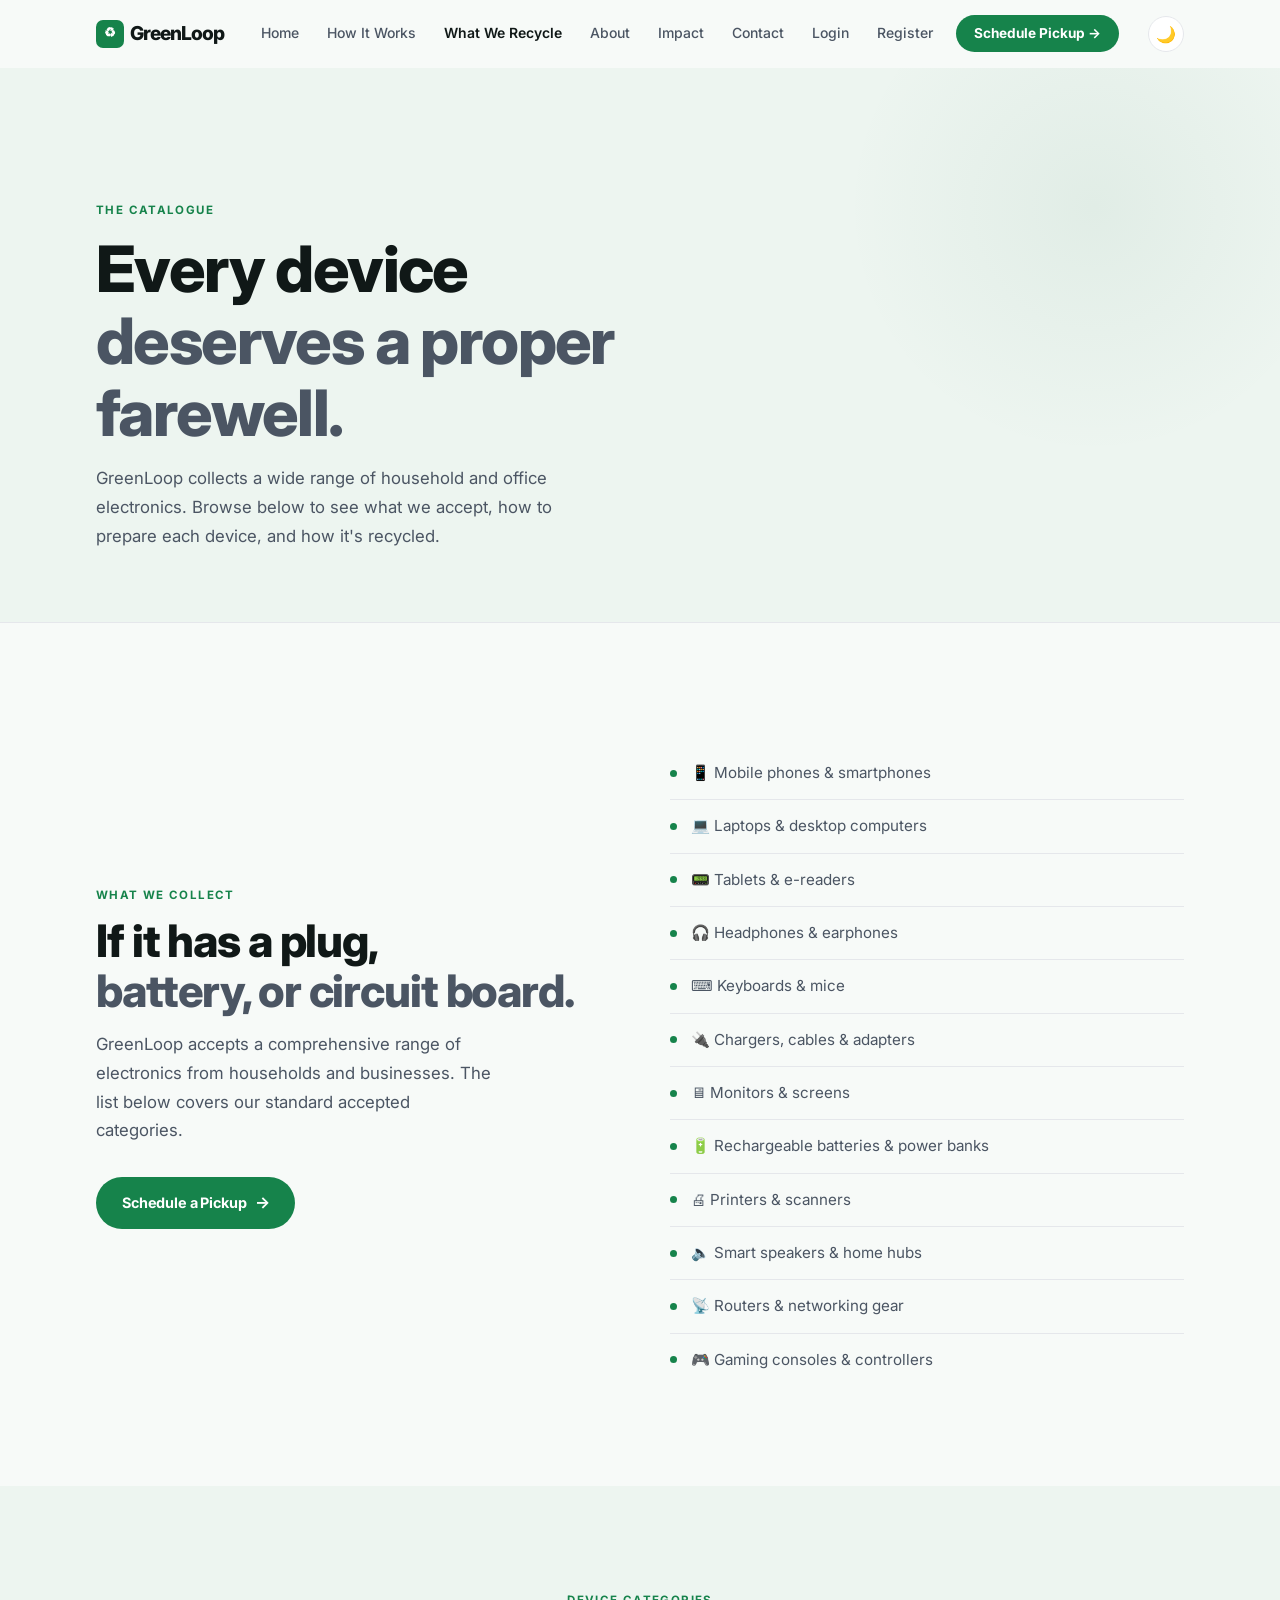
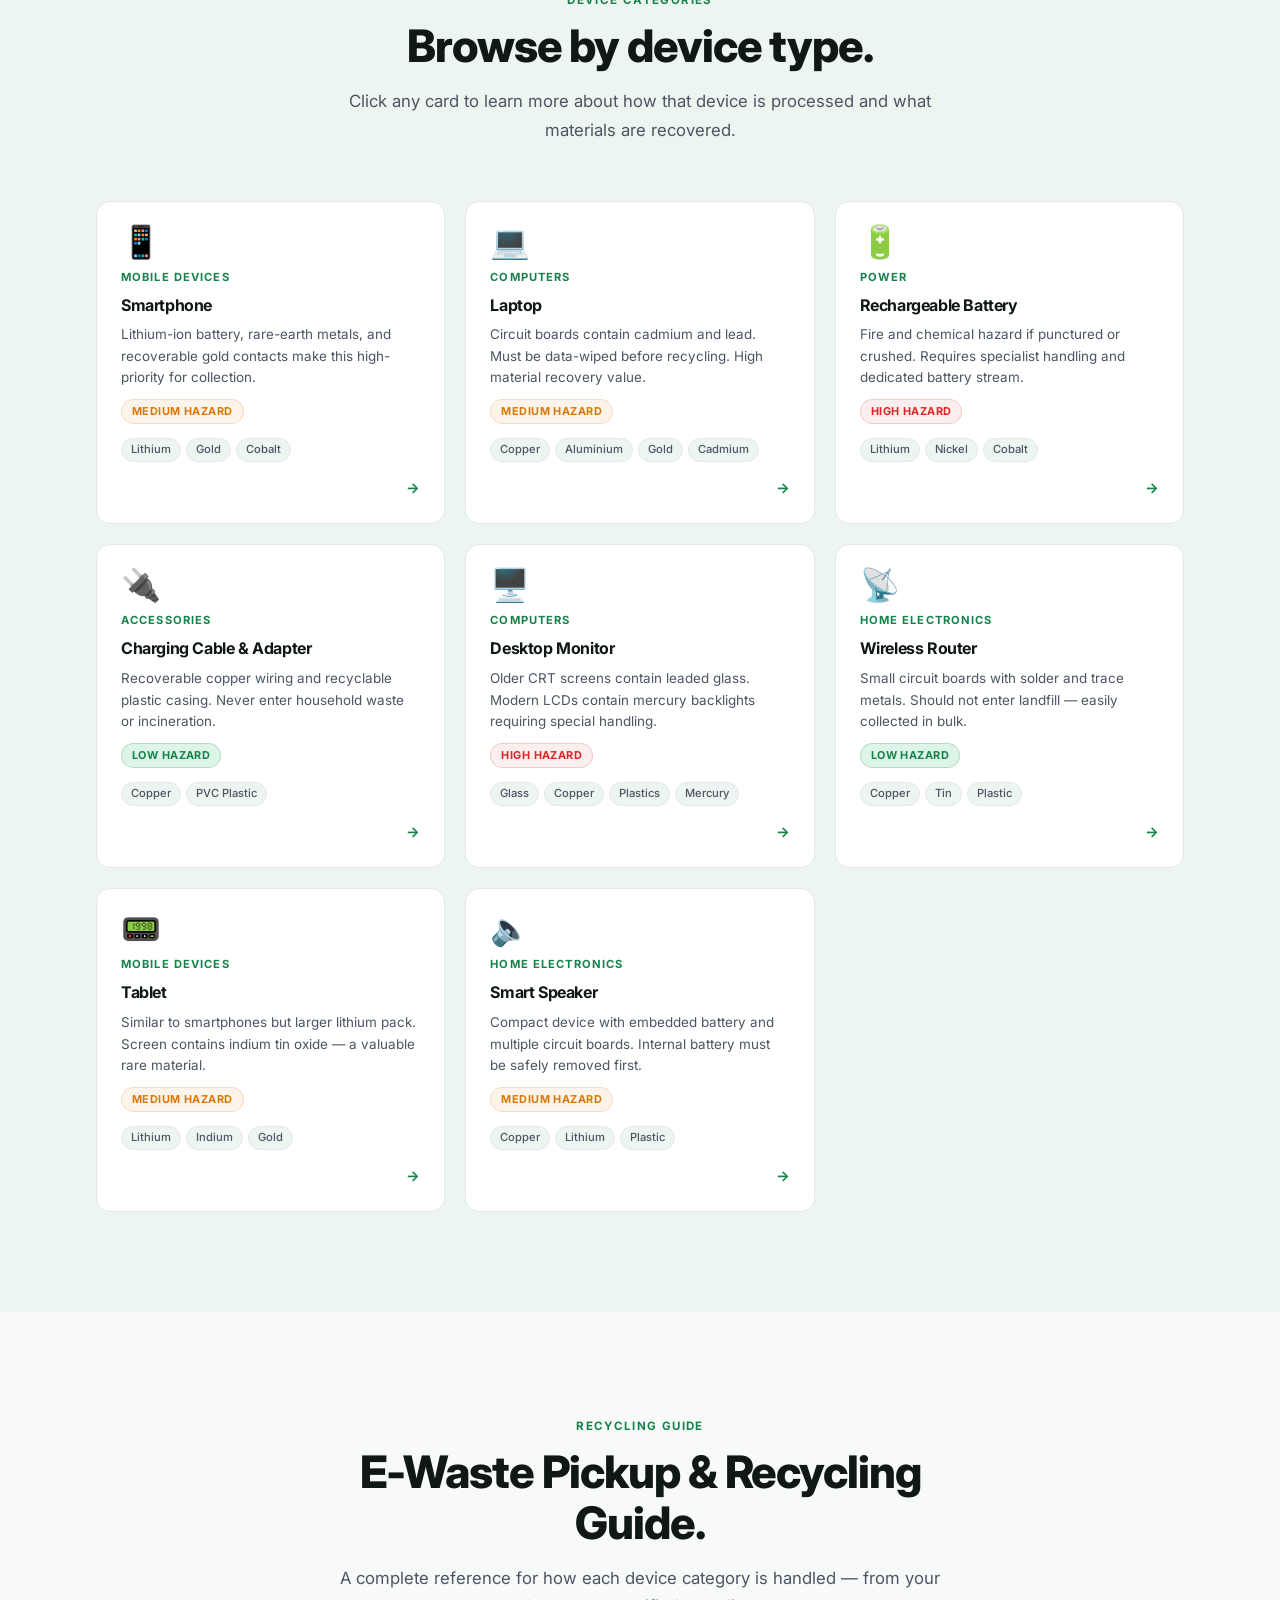
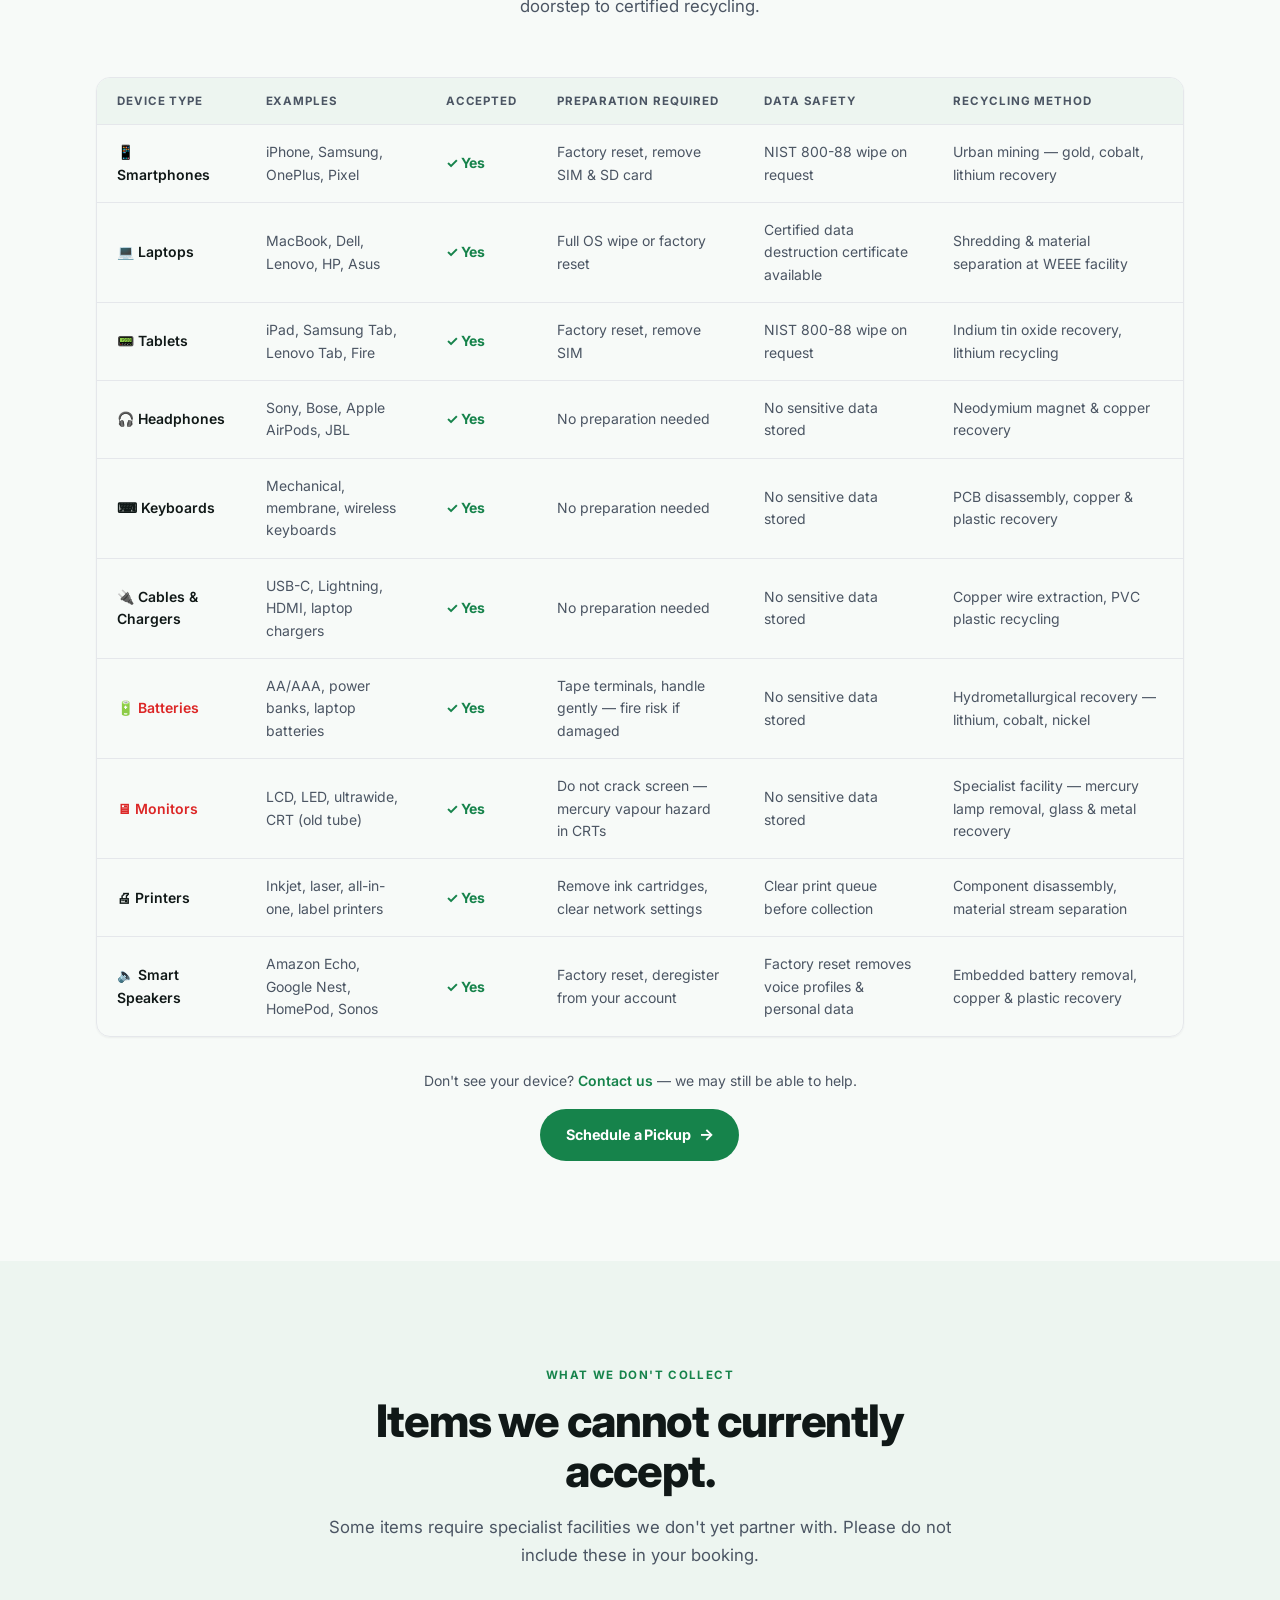
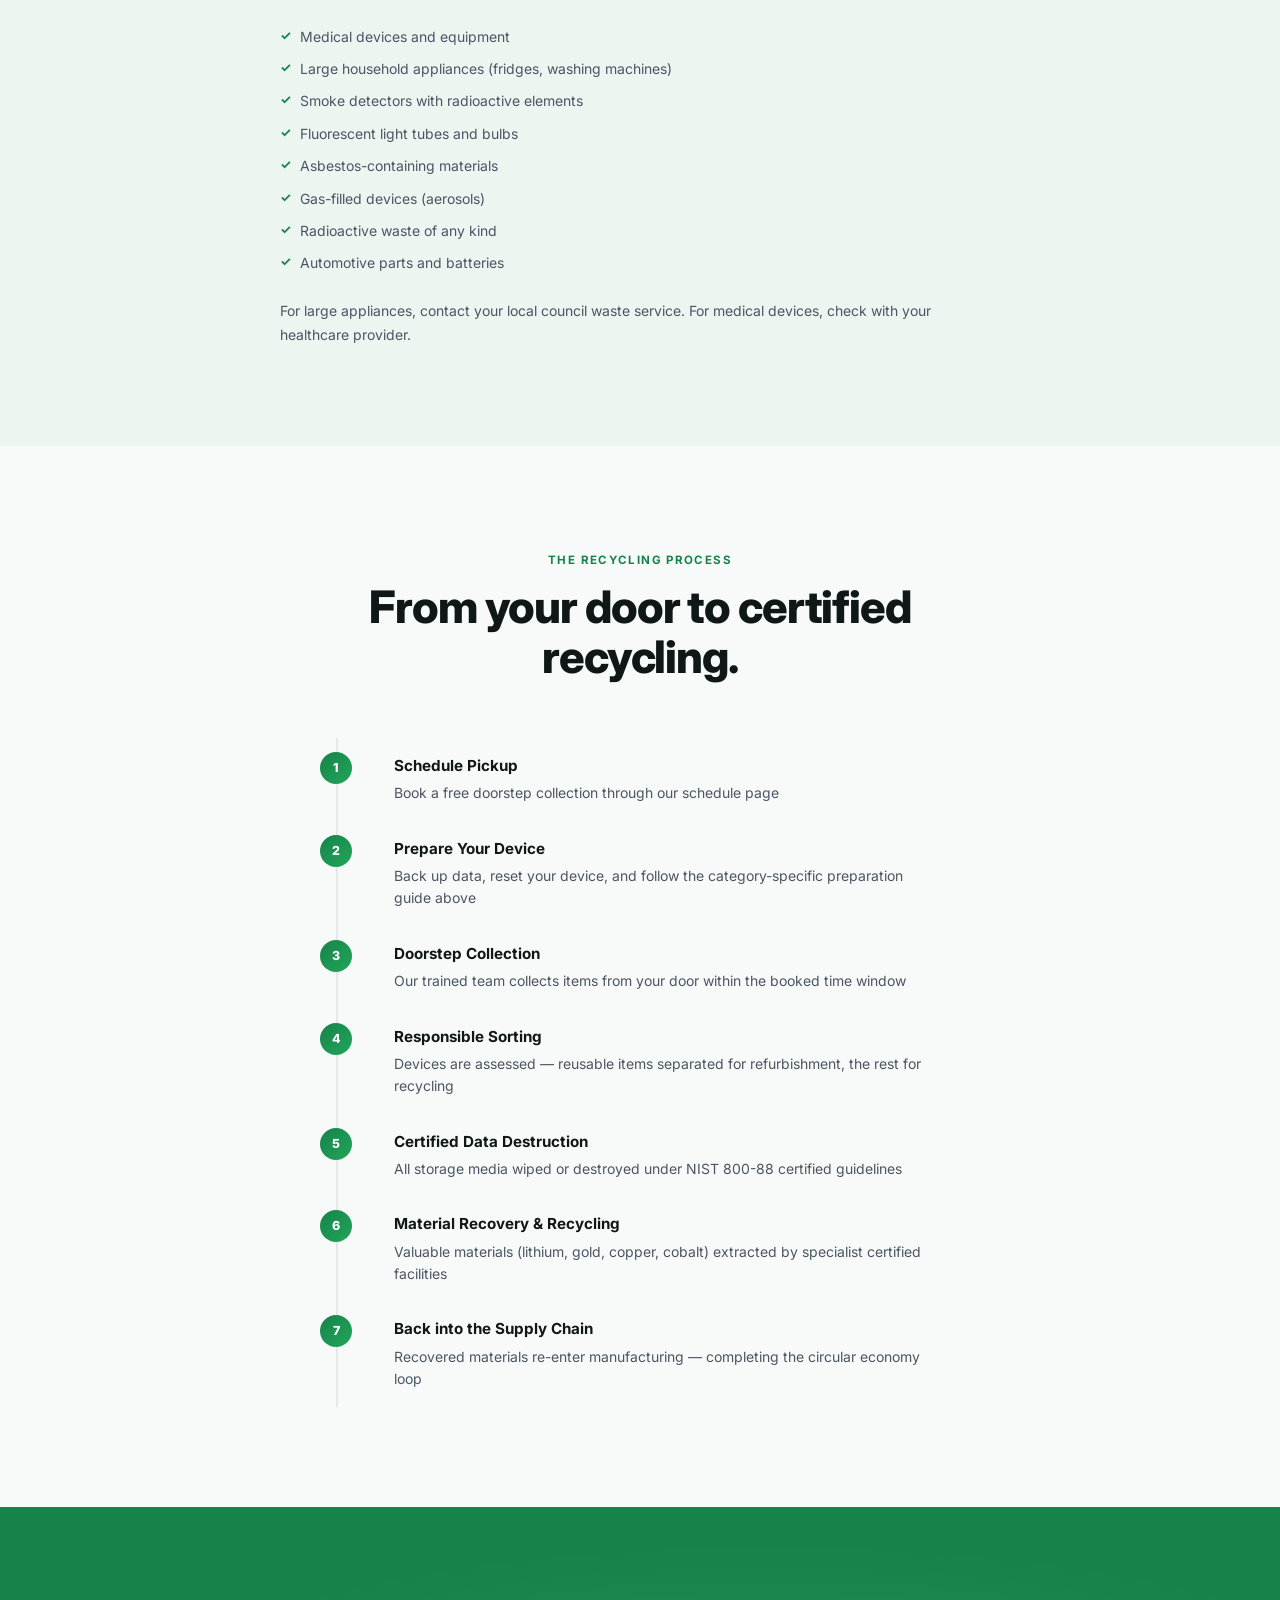
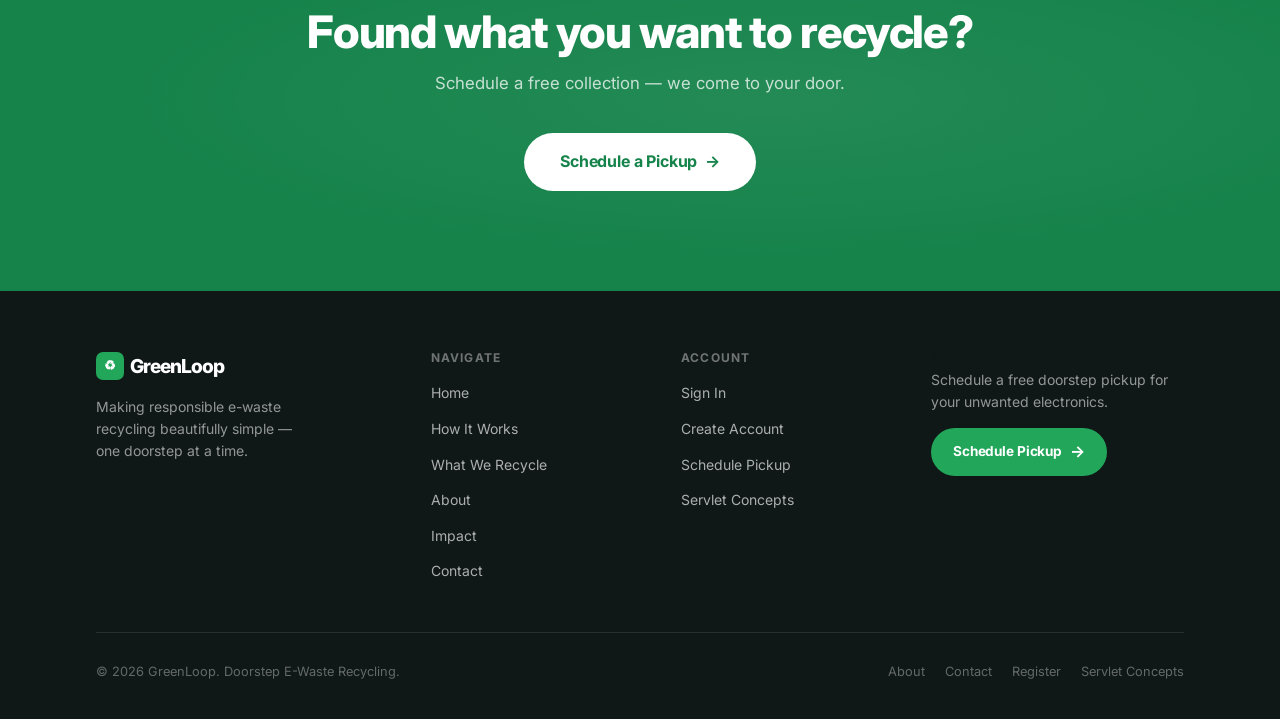
<file: what-we-recycle.html>
<!DOCTYPE html>
<html lang="en">
<head>
  <meta charset="UTF-8">
  <meta name="viewport" content="width=device-width, initial-scale=1.0">
  <meta name="description" content="GreenLoop accepts smartphones, laptops, tablets, headphones, cables, keyboards, batteries and more for certified doorstep recycling collection.">
  <title>What We Recycle | GreenLoop E-Waste Recycling</title>
  <link rel="preconnect" href="https://fonts.googleapis.com">
  <link rel="preconnect" href="https://fonts.gstatic.com" crossorigin>
  <link href="https://fonts.googleapis.com/css2?family=Inter:ital,opsz,wght@0,14..32,300;0,14..32,400;0,14..32,500;0,14..32,600;0,14..32,700;0,14..32,800;0,14..32,900;1,14..32,400&display=swap" rel="stylesheet">
  <link rel="stylesheet" href="style.css">
  <!-- No-flash theme loader -->
  <script>
    (function(){
      try {
        var t = localStorage.getItem('GREENLOOP_THEME');
        if (!t) { t = window.matchMedia('(prefers-color-scheme: dark)').matches ? 'dark' : 'light'; }
        document.documentElement.setAttribute('data-theme', t);
      } catch(e){}
    })();
  </script>
  <link rel="stylesheet" href="effects.css">
</head>
<body>

  <a class="skip-link" href="#main-content">Skip to main content</a>

  <!-- ══ NAVBAR ══════════════════════════════════════════════════ -->
  <header class="site-header" role="banner">
    <a class="brand" href="index.html" aria-label="GreenLoop — home">
      <span class="brand-icon" aria-hidden="true">♻</span>
      GreenLoop
    </a>
    <button class="menu-toggle" aria-label="Open navigation menu" aria-expanded="false" aria-controls="site-nav">
      ☰
    </button>
    <nav class="site-nav" id="site-nav" aria-label="Main navigation">
      <a href="index.html">Home</a>
      <a href="how-it-works.html">How It Works</a>
      <a href="what-we-recycle.html" class="active" aria-current="page">What We Recycle</a>
      <a href="about.html">About</a>
      <a href="impact.html">Impact</a>
      <a href="contact.html">Contact</a>
      <a href="login.html">Login</a>
      <a href="register.html">Register</a>
      <a href="schedule.html" class="nav-cta">Schedule Pickup →</a>
    </nav>
    <button class="theme-toggle" id="theme-toggle-btn" aria-label="Toggle dark mode" title="Toggle dark/light mode">🌙</button>
  </header>

  <main id="main-content">

    <!-- ══ PAGE HERO ════════════════════════════════════════════ -->
    <section class="page-hero" aria-labelledby="wwr-heading">
      <div class="page-hero-content">
        <span class="eyebrow">The Catalogue</span>
        <h1 id="wwr-heading">
          <span style="display:block">Every device</span>
          <span style="display:block;color:var(--text-muted)">deserves a proper farewell.</span>
        </h1>
        <p class="lead">
          GreenLoop collects a wide range of household and office electronics.
          Browse below to see what we accept, how to prepare each device, and how it's recycled.
        </p>
      </div>
    </section>

    <!-- ══ SECTION 1: QUICK ACCEPT LIST ════════════════════════ -->
    <section class="section" aria-labelledby="accepted-list-heading">
      <div class="accepted-grid">
        <div class="fade-in-up">
          <span class="eyebrow">What We Collect</span>
          <h2 id="accepted-list-heading">
            <span style="display:block">If it has a plug,</span>
            <span style="display:block;color:var(--text-muted)">battery, or circuit board.</span>
          </h2>
          <p class="subtext" style="margin-top:14px;max-width:400px;">
            GreenLoop accepts a comprehensive range of electronics from households and businesses.
            The list below covers our standard accepted categories.
          </p>
          <a href="schedule.html" class="btn" style="margin-top:32px;" id="wwr-schedule-btn">
            Schedule a Pickup <span class="arrow" aria-hidden="true">→</span>
          </a>
        </div>

        <div class="fade-in-up" data-delay="2">
          <!-- UNORDERED LIST: accepted devices -->
          <ul class="accepted-list" aria-label="Device categories we accept">
            <li>📱 Mobile phones &amp; smartphones</li>
            <li>💻 Laptops &amp; desktop computers</li>
            <li>📟 Tablets &amp; e-readers</li>
            <li>🎧 Headphones &amp; earphones</li>
            <li>⌨ Keyboards &amp; mice</li>
            <li>🔌 Chargers, cables &amp; adapters</li>
            <li>🖥 Monitors &amp; screens</li>
            <li>🔋 Rechargeable batteries &amp; power banks</li>
            <li>🖨 Printers &amp; scanners</li>
            <li>🔈 Smart speakers &amp; home hubs</li>
            <li>📡 Routers &amp; networking gear</li>
            <li>🎮 Gaming consoles &amp; controllers</li>
          </ul>
        </div>
      </div>
    </section>

    <!-- ══ SECTION 2: DEVICE CARDS (rendered from JS) ════════════ -->
    <section class="section alt" aria-labelledby="catalogue-cards-heading">
      <div class="section-header center fade-in-up">
        <span class="eyebrow">Device Categories</span>
        <h2 id="catalogue-cards-heading">Browse by device type.</h2>
        <p class="subtext">
          Click any card to learn more about how that device is processed and what materials are recovered.
        </p>
      </div>

      <!-- Cards rendered by JS from ewasteItems data -->
      <div id="wwr-device-cards" class="device-cards-grid" aria-label="E-waste device categories" aria-live="polite"></div>
    </section>

    <!-- ══ SECTION 3: FULL RECYCLING GUIDE TABLE ════════════════ -->
    <!--
      HTML TABLE: The main assignment table requirement
      Shows Device Type / Examples / Accepted / Preparation / Data Safety / Recycling Method
    -->
    <section class="section" aria-labelledby="guide-table-heading">
      <div class="section-header center fade-in-up">
        <span class="eyebrow">Recycling Guide</span>
        <h2 id="guide-table-heading">E-Waste Pickup &amp; Recycling Guide.</h2>
        <p class="subtext">
          A complete reference for how each device category is handled — from your doorstep to certified recycling.
        </p>
      </div>

      <div class="impact-table-wrap fade-in-up" data-delay="2">
        <table aria-label="E-waste pickup and recycling guide — complete reference table">
          <thead>
            <tr>
              <th scope="col">Device Type</th>
              <th scope="col">Examples</th>
              <th scope="col">Accepted</th>
              <th scope="col">Preparation Required</th>
              <th scope="col">Data Safety</th>
              <th scope="col">Recycling Method</th>
            </tr>
          </thead>
          <tbody>
            <tr>
              <td><span class="cell-em">📱 Smartphones</span></td>
              <td>iPhone, Samsung, OnePlus, Pixel</td>
              <td style="color:var(--accent);font-weight:700;">✓ Yes</td>
              <td>Factory reset, remove SIM &amp; SD card</td>
              <td>NIST 800-88 wipe on request</td>
              <td>Urban mining — gold, cobalt, lithium recovery</td>
            </tr>
            <tr>
              <td><span class="cell-em">💻 Laptops</span></td>
              <td>MacBook, Dell, Lenovo, HP, Asus</td>
              <td style="color:var(--accent);font-weight:700;">✓ Yes</td>
              <td>Full OS wipe or factory reset</td>
              <td>Certified data destruction certificate available</td>
              <td>Shredding &amp; material separation at WEEE facility</td>
            </tr>
            <tr>
              <td><span class="cell-em">📟 Tablets</span></td>
              <td>iPad, Samsung Tab, Lenovo Tab, Fire</td>
              <td style="color:var(--accent);font-weight:700;">✓ Yes</td>
              <td>Factory reset, remove SIM</td>
              <td>NIST 800-88 wipe on request</td>
              <td>Indium tin oxide recovery, lithium recycling</td>
            </tr>
            <tr>
              <td><span class="cell-em">🎧 Headphones</span></td>
              <td>Sony, Bose, Apple AirPods, JBL</td>
              <td style="color:var(--accent);font-weight:700;">✓ Yes</td>
              <td>No preparation needed</td>
              <td>No sensitive data stored</td>
              <td>Neodymium magnet &amp; copper recovery</td>
            </tr>
            <tr>
              <td><span class="cell-em">⌨ Keyboards</span></td>
              <td>Mechanical, membrane, wireless keyboards</td>
              <td style="color:var(--accent);font-weight:700;">✓ Yes</td>
              <td>No preparation needed</td>
              <td>No sensitive data stored</td>
              <td>PCB disassembly, copper &amp; plastic recovery</td>
            </tr>
            <tr>
              <td><span class="cell-em">🔌 Cables &amp; Chargers</span></td>
              <td>USB-C, Lightning, HDMI, laptop chargers</td>
              <td style="color:var(--accent);font-weight:700;">✓ Yes</td>
              <td>No preparation needed</td>
              <td>No sensitive data stored</td>
              <td>Copper wire extraction, PVC plastic recycling</td>
            </tr>
            <tr>
              <td><span class="cell-em" style="color:var(--hazard-high)">🔋 Batteries</span></td>
              <td>AA/AAA, power banks, laptop batteries</td>
              <td style="color:var(--accent);font-weight:700;">✓ Yes</td>
              <td>Tape terminals, handle gently — fire risk if damaged</td>
              <td>No sensitive data stored</td>
              <td>Hydrometallurgical recovery — lithium, cobalt, nickel</td>
            </tr>
            <tr>
              <td><span class="cell-em" style="color:var(--hazard-high)">🖥 Monitors</span></td>
              <td>LCD, LED, ultrawide, CRT (old tube)</td>
              <td style="color:var(--accent);font-weight:700;">✓ Yes</td>
              <td>Do not crack screen — mercury vapour hazard in CRTs</td>
              <td>No sensitive data stored</td>
              <td>Specialist facility — mercury lamp removal, glass &amp; metal recovery</td>
            </tr>
            <tr>
              <td><span class="cell-em">🖨 Printers</span></td>
              <td>Inkjet, laser, all-in-one, label printers</td>
              <td style="color:var(--accent);font-weight:700;">✓ Yes</td>
              <td>Remove ink cartridges, clear network settings</td>
              <td>Clear print queue before collection</td>
              <td>Component disassembly, material stream separation</td>
            </tr>
            <tr>
              <td><span class="cell-em">🔈 Smart Speakers</span></td>
              <td>Amazon Echo, Google Nest, HomePod, Sonos</td>
              <td style="color:var(--accent);font-weight:700;">✓ Yes</td>
              <td>Factory reset, deregister from your account</td>
              <td>Factory reset removes voice profiles &amp; personal data</td>
              <td>Embedded battery removal, copper &amp; plastic recovery</td>
            </tr>
          </tbody>
        </table>
      </div>

      <div style="text-align:center;margin-top:32px;" class="fade-in-up" data-delay="3">
        <p style="color:var(--text-muted);font-size:.875rem;margin-bottom:16px;">
          Don't see your device? <a href="contact.html" style="color:var(--accent);font-weight:600;">Contact us</a> — we may still be able to help.
        </p>
        <a href="schedule.html" class="btn" id="wwr-catalogue-cta">
          Schedule a Pickup <span class="arrow" aria-hidden="true">→</span>
        </a>
      </div>
    </section>

    <!-- ══ SECTION 4: NOT ACCEPTED LIST ════════════════════════ -->
    <section class="section alt" aria-labelledby="not-accepted-heading">
      <div class="section-header center fade-in-up">
        <span class="eyebrow">What We Don't Collect</span>
        <h2 id="not-accepted-heading">Items we cannot currently accept.</h2>
        <p class="subtext">
          Some items require specialist facilities we don't yet partner with. Please do not include these in your booking.
        </p>
      </div>

      <div style="max-width:720px;margin:40px auto 0;" class="fade-in-up" data-delay="2">
        <!-- UNORDERED LIST: not accepted -->
        <ul class="prep-list" style="columns:2;column-gap:48px;" aria-label="Items we cannot accept">
          <li>Medical devices and equipment</li>
          <li>Large household appliances (fridges, washing machines)</li>
          <li>Smoke detectors with radioactive elements</li>
          <li>Fluorescent light tubes and bulbs</li>
          <li>Asbestos-containing materials</li>
          <li>Gas-filled devices (aerosols)</li>
          <li>Radioactive waste of any kind</li>
          <li>Automotive parts and batteries</li>
        </ul>
        <p style="margin-top:24px;color:var(--text-muted);font-size:.875rem;">
          For large appliances, contact your local council waste service. For medical devices, check with your healthcare provider.
        </p>
      </div>
    </section>

    <!-- ══ SECTION 5: RECYCLING STEPS (Ordered List) ════════════ -->
    <section class="section" aria-labelledby="recycle-steps-heading">
      <div class="section-header center fade-in-up">
        <span class="eyebrow">The Recycling Process</span>
        <h2 id="recycle-steps-heading">From your door to certified recycling.</h2>
      </div>

      <div style="max-width:640px;margin:40px auto 0;" class="fade-in-up" data-delay="2">
        <!-- ORDERED LIST: process steps -->
        <ol class="process-steps-ol" aria-label="Recycling process steps">
          <li>
            <strong>Schedule Pickup</strong>
            <span>Book a free doorstep collection through our schedule page</span>
          </li>
          <li>
            <strong>Prepare Your Device</strong>
            <span>Back up data, reset your device, and follow the category-specific preparation guide above</span>
          </li>
          <li>
            <strong>Doorstep Collection</strong>
            <span>Our trained team collects items from your door within the booked time window</span>
          </li>
          <li>
            <strong>Responsible Sorting</strong>
            <span>Devices are assessed — reusable items separated for refurbishment, the rest for recycling</span>
          </li>
          <li>
            <strong>Certified Data Destruction</strong>
            <span>All storage media wiped or destroyed under NIST 800-88 certified guidelines</span>
          </li>
          <li>
            <strong>Material Recovery &amp; Recycling</strong>
            <span>Valuable materials (lithium, gold, copper, cobalt) extracted by specialist certified facilities</span>
          </li>
          <li>
            <strong>Back into the Supply Chain</strong>
            <span>Recovered materials re-enter manufacturing — completing the circular economy loop</span>
          </li>
        </ol>
      </div>
    </section>

    <!-- ══ CTA ═══════════════════════════════════════════════════ -->
    <section class="cta-section" aria-labelledby="wwr-cta-heading">
      <div class="fade-in-up">
        <h2 id="wwr-cta-heading">Found what you want to recycle?</h2>
        <p>Schedule a free collection — we come to your door.</p>
        <a href="schedule.html" class="btn btn-lg" id="wwr-final-cta">
          Schedule a Pickup <span class="arrow" aria-hidden="true">→</span>
        </a>
      </div>
    </section>

  </main>

  <!-- ══ FOOTER ═════════════════════════════════════════════════ -->
  <footer role="contentinfo">
    <div class="footer-top">
      <div class="footer-brand">
        <a class="brand" href="index.html" aria-label="GreenLoop home">
          <span class="brand-icon" aria-hidden="true">♻</span>
          GreenLoop
        </a>
        <p>Making responsible e-waste recycling beautifully simple — one doorstep at a time.</p>
      </div>

      <nav class="footer-col" aria-label="Site navigation">
        <h4>Navigate</h4>
        <ul>
          <li><a href="index.html">Home</a></li>
          <li><a href="how-it-works.html">How It Works</a></li>
          <li><a href="what-we-recycle.html">What We Recycle</a></li>
          <li><a href="about.html">About</a></li>
          <li><a href="impact.html">Impact</a></li>
          <li><a href="contact.html">Contact</a></li>
        </ul>
      </nav>

      <nav class="footer-col" aria-label="Account links">
        <h4>Account</h4>
        <ul>
          <li><a href="login.html">Sign In</a></li>
          <li><a href="register.html">Create Account</a></li>
          <li><a href="schedule.html">Schedule Pickup</a></li>
          <li><a href="servlet-concepts.html">Servlet Concepts</a></li>
        </ul>
      </nav>

      <div class="footer-cta-col">
        <h4>Ready to recycle?</h4>
        <p>Schedule a free doorstep pickup for your unwanted electronics.</p>
        <a href="schedule.html" class="btn">Schedule Pickup <span class="arrow" aria-hidden="true">→</span></a>
      </div>
    </div>

    <div class="footer-bottom">
      <p>© 2026 GreenLoop. Doorstep E-Waste Recycling.</p>
      <div class="footer-bottom-links">
        <a href="about.html">About</a>
        <a href="contact.html">Contact</a>
        <a href="register.html">Register</a>
        <a href="servlet-concepts.html">Servlet Concepts</a>
      </div>
    </div>
  </footer>

  <script src="data.js"></script>
  <script src="script.js"></script>
  <script src="auth.js"></script>
</body>
</html>
</file>
<file: style.css>
/* ============================================================
   GreenLoop — Tech × Circular Economy Design System
   Dual-Mode: Light (:root) + Dark ([data-theme="dark"])
   ============================================================ */

/* ── Google Fonts ── */
@import url('https://fonts.googleapis.com/css2?family=Inter:ital,opsz,wght@0,14..32,300;0,14..32,400;0,14..32,500;0,14..32,600;0,14..32,700;0,14..32,800;0,14..32,900;1,14..32,400&display=swap');

/* ── LIGHT THEME (default) ── */
:root {
  color-scheme: light;

  /* Backgrounds */
  --bg:            #F7FAF8;
  --bg-2:          #EDF5F0;
  --bg-card:       #FFFFFF;
  --bg-green-pale: #DDF5E7;
  --bg-nav:        rgba(247,250,248,.92);

  /* Text */
  --text-primary:  #101817;
  --text-muted:    #4B5563;
  --text-sub:      #9CA3AF;

  /* Accent — Deep Forest → Emerald */
  --accent:        #16834B;
  --accent-mid:    #22A65A;
  --accent-light:  #52D68A;
  --accent-pale:   #DDF5E7;
  --accent-glow:   rgba(22,131,75,.12);
  --accent-lime:   #B8F35A;

  /* Deep Forest for headings/dark sections */
  --forest:        #0B3D2E;

  /* Status */
  --hazard-high:   #DC2626;
  --hazard-medium: #D97706;
  --success:       #16834B;
  --error:         #DC2626;

  /* Borders & Shadows */
  --border:        #E5E7EB;
  --border-focus:  var(--accent);
  --shadow-xs:     0 1px 2px rgba(0,0,0,.05);
  --shadow-sm:     0 1px 4px rgba(0,0,0,.07), 0 2px 8px rgba(0,0,0,.04);
  --shadow-md:     0 4px 16px rgba(0,0,0,.08), 0 1px 3px rgba(0,0,0,.04);
  --shadow-lg:     0 12px 40px rgba(0,0,0,.1), 0 2px 8px rgba(0,0,0,.05);
  --shadow-card:   0 0 0 1px var(--border), var(--shadow-md);

  /* Radius */
  --radius-sm:     8px;
  --radius:        14px;
  --radius-lg:     22px;
  --radius-pill:   100px;

  /* Spacing */
  --section-y:     100px;
  --section-x:     clamp(24px, 8vw, 96px);
  --nav-h:         68px;

  /* Theme toggle icon */
  --theme-icon:    "🌙";
}

/* ── DARK THEME ── */
[data-theme="dark"] {
  color-scheme: dark;

  /* Backgrounds */
  --bg:            #0A1A12;
  --bg-2:          #0F2318;
  --bg-card:       #152A1E;
  --bg-green-pale: #0F2318;
  --bg-nav:        rgba(10,26,18,.92);

  /* Text */
  --text-primary:  #E8F5ED;
  --text-muted:    #8BAF98;
  --text-sub:      #5A7A68;

  /* Accent */
  --accent:        #22A65A;
  --accent-mid:    #2EC76C;
  --accent-light:  #52D68A;
  --accent-pale:   #0F2B1E;
  --accent-glow:   rgba(34,166,90,.15);
  --accent-lime:   #B8F35A;

  /* Deep Forest → becomes mid-dark bg in dark mode */
  --forest:        #1A4A32;

  /* Status */
  --hazard-high:   #F87171;
  --hazard-medium: #FBBF24;
  --success:       #22A65A;
  --error:         #F87171;

  /* Borders & Shadows */
  --border:        #1E3D2A;
  --border-focus:  var(--accent);
  --shadow-xs:     0 1px 2px rgba(0,0,0,.3);
  --shadow-sm:     0 1px 4px rgba(0,0,0,.3), 0 2px 8px rgba(0,0,0,.2);
  --shadow-md:     0 4px 16px rgba(0,0,0,.4), 0 1px 3px rgba(0,0,0,.2);
  --shadow-lg:     0 12px 40px rgba(0,0,0,.5), 0 2px 8px rgba(0,0,0,.3);
  --shadow-card:   0 0 0 1px var(--border), var(--shadow-md);

  /* Theme toggle icon */
  --theme-icon:    "☀️";
}

/* ── Reset ── */
*, *::before, *::after {
  box-sizing: border-box;
  margin: 0;
  padding: 0;
}

html {
  scroll-behavior: smooth;
  background: var(--bg);
  -webkit-text-size-adjust: 100%;
}

body {
  background: var(--bg);
  color: var(--text-primary);
  font-family: 'Inter', -apple-system, 'Helvetica Neue', sans-serif;
  font-size: 16px;
  line-height: 1.6;
  -webkit-font-smoothing: antialiased;
  -moz-osx-font-smoothing: grayscale;
  overflow-x: hidden;
}

/* ── Typography Scale ── */
h1, h2, h3, h4, h5 {
  line-height: 1.12;
  letter-spacing: -0.025em;
  color: var(--text-primary);
  font-weight: 800;
}

h1 { font-size: clamp(2.4rem, 5vw, 4rem); }
h2 { font-size: clamp(1.8rem, 3.5vw, 3rem); }
h3 { font-size: clamp(1.1rem, 2vw, 1.35rem); font-weight: 700; }
h4 { font-size: 1rem; font-weight: 700; }

p { line-height: 1.7; }
a { color: inherit; text-decoration: none; }
img { display: block; max-width: 100%; }
ul, ol { list-style: none; }
button { font-family: inherit; cursor: pointer; }

/* ── Scrollbar ── */
::-webkit-scrollbar { width: 6px; }
::-webkit-scrollbar-track { background: var(--bg-2); }
::-webkit-scrollbar-thumb { background: var(--border); border-radius: 3px; }
::-webkit-scrollbar-thumb:hover { background: var(--text-sub); }

/* ============================================================
   NAVBAR
   ============================================================ */
.site-header {
  position: fixed;
  top: 0; left: 0; right: 0;
  z-index: 1000;
  height: var(--nav-h);
  padding: 0 var(--section-x);
  display: flex;
  align-items: center;
  justify-content: space-between;
  gap: 20px;
  background: var(--bg-nav);
  backdrop-filter: blur(16px) saturate(180%);
  -webkit-backdrop-filter: blur(16px) saturate(180%);
  border-bottom: 1px solid transparent;
  transition: border-color .3s, background .3s, box-shadow .3s;
}

.site-header.scrolled {
  border-bottom-color: var(--border);
  box-shadow: var(--shadow-sm);
  background: var(--bg-nav);
}

/* Dark mode nav bg override when scrolled */
[data-theme="dark"] .site-header.scrolled {
  background: rgba(10,26,18,.98);
}

/* Brand */
.brand {
  font-size: 1.2rem;
  font-weight: 800;
  letter-spacing: -0.05em;
  color: var(--text-primary);
  display: flex;
  align-items: center;
  gap: 6px;
  flex-shrink: 0;
  transition: opacity .2s;
}
.brand:hover { opacity: .8; }
.brand .brand-icon {
  width: 28px; height: 28px;
  background: var(--accent);
  border-radius: 7px;
  display: flex;
  align-items: center;
  justify-content: center;
  color: #fff;
  font-size: .8rem;
  flex-shrink: 0;
}

/* Nav links */
.site-nav {
  display: flex;
  align-items: center;
  gap: 2px;
}

.site-nav a {
  padding: 8px 13px;
  border-radius: var(--radius-sm);
  font-size: .875rem;
  font-weight: 500;
  color: var(--text-muted);
  transition: color .2s, background .2s;
}

.site-nav a:hover {
  color: var(--text-primary);
  background: var(--bg-2);
}

.site-nav a.active {
  color: var(--text-primary);
  font-weight: 600;
}

/* Nav CTA */
.nav-cta {
  padding: 8px 18px !important;
  border-radius: var(--radius-pill) !important;
  background: var(--accent) !important;
  color: #fff !important;
  font-weight: 700 !important;
  font-size: .85rem !important;
  transition: background .2s, transform .15s, box-shadow .2s !important;
  margin-left: 8px;
}

.nav-cta:hover {
  background: var(--accent-mid) !important;
  transform: translateY(-1px) !important;
  box-shadow: 0 6px 20px var(--accent-glow) !important;
  color: #fff !important;
}

/* ── Theme Toggle Button ── */
.theme-toggle {
  display: flex;
  align-items: center;
  justify-content: center;
  width: 36px;
  height: 36px;
  border-radius: 50%;
  border: 1.5px solid var(--border);
  background: var(--bg-card);
  color: var(--text-primary);
  font-size: 1rem;
  cursor: pointer;
  transition: background .2s, border-color .2s, transform .2s, box-shadow .2s;
  flex-shrink: 0;
  margin-left: 6px;
}
.theme-toggle:hover {
  background: var(--accent-pale);
  border-color: var(--accent);
  transform: rotate(20deg) scale(1.1);
  box-shadow: 0 0 12px var(--accent-glow);
}

/* Mobile toggle */
.menu-toggle {
  display: none;
  border: 1px solid var(--border);
  background: var(--bg-card);
  color: var(--text-primary);
  font-size: 1.1rem;
  width: 40px; height: 40px;
  border-radius: var(--radius-sm);
  align-items: center;
  justify-content: center;
  transition: background .2s, border-color .2s;
}
.menu-toggle:hover { background: var(--bg-2); }

/* ============================================================
   SHARED LAYOUT
   ============================================================ */
main { padding-top: var(--nav-h); }

.section, section[id], div[id] {
  scroll-margin-top: calc(var(--nav-h) + 16px);
}

.section {
  padding: var(--section-y) var(--section-x);
  position: relative;
}
.section.alt { background: var(--bg-2); }
.section.tight { padding-top: 72px; padding-bottom: 72px; }
.section.no-top { padding-top: 0; }

/* ── Section header pattern ── */
.section-header {
  max-width: 640px;
  margin-bottom: 56px;
}
.section-header.center {
  text-align: center;
  margin-left: auto;
  margin-right: auto;
}

/* ── Eyebrow ── */
.eyebrow {
  display: inline-block;
  font-size: .72rem;
  font-weight: 700;
  letter-spacing: .12em;
  text-transform: uppercase;
  color: var(--accent);
  margin-bottom: 12px;
}

/* ── Subtext ── */
.subtext {
  color: var(--text-muted);
  font-size: 1.05rem;
  margin-top: 16px;
  font-weight: 400;
  line-height: 1.7;
}

/* ── Two-tone headline ── */
.headline-wrap {
  text-align: center;
  max-width: 720px;
  margin: 0 auto 24px;
}
.headline-wrap .line1 { color: var(--text-primary); display: block; }
.headline-wrap .line2 { color: var(--text-muted); display: block; }
.headline-wrap .subtext { max-width: 560px; margin: 18px auto 0; }

/* ============================================================
   BUTTONS
   ============================================================ */
.btn {
  display: inline-flex;
  align-items: center;
  gap: 8px;
  padding: 13px 26px;
  border-radius: var(--radius-pill);
  border: none;
  background: var(--accent);
  color: #fff;
  font-family: inherit;
  font-weight: 700;
  font-size: .9rem;
  letter-spacing: -.01em;
  cursor: pointer;
  text-decoration: none;
  transition: background .2s, transform .15s, box-shadow .2s;
  will-change: transform;
  white-space: nowrap;
}

.btn:hover {
  background: var(--accent-mid);
  transform: translateY(-2px);
  box-shadow: 0 8px 24px var(--accent-glow);
}

.btn:active { transform: translateY(0); }

.btn-lg {
  padding: 16px 36px;
  font-size: 1rem;
}

.btn-ghost {
  background: transparent;
  border: 1.5px solid var(--border);
  color: var(--text-primary);
}
.btn-ghost:hover {
  background: var(--bg-2);
  border-color: var(--text-muted);
  box-shadow: none;
}

.btn-outline-green {
  background: transparent;
  border: 1.5px solid var(--accent);
  color: var(--accent);
}
.btn-outline-green:hover {
  background: var(--accent);
  color: #fff;
}

.btn .arrow {
  font-size: 1rem;
  transition: transform .2s;
}
.btn:hover .arrow { transform: translateX(4px); }

.btn:disabled {
  opacity: .55;
  cursor: not-allowed;
  transform: none !important;
}

/* ============================================================
   CARDS
   ============================================================ */
.card {
  background: var(--bg-card);
  border: 1px solid var(--border);
  border-radius: var(--radius);
  box-shadow: var(--shadow-xs);
  transition: box-shadow .25s, transform .25s, border-color .25s;
}
.card:hover {
  box-shadow: var(--shadow-md);
  transform: translateY(-3px);
  border-color: #d1d5db;
}

/* ============================================================
   EXTERNAL LINK
   ============================================================ */
.ext-link {
  display: inline-flex;
  align-items: center;
  gap: 5px;
  color: var(--accent);
  font-size: .875rem;
  font-weight: 600;
  transition: opacity .2s;
}
.ext-link:hover { opacity: .75; }

/* ============================================================
   HOME — HERO
   ============================================================ */
.hero {
  min-height: calc(100svh - var(--nav-h));
  display: grid;
  grid-template-columns: 1fr 1fr;
  align-items: center;
  gap: 40px;
  padding: 60px var(--section-x) 80px;
  position: relative;
  overflow: hidden;
  background: radial-gradient(ellipse 80% 60% at 70% 40%, var(--accent-pale) 0%, var(--bg) 70%);
}

/* Subtle circuit-dot pattern overlay */
.hero::before {
  content: '';
  position: absolute;
  inset: 0;
  background-image: radial-gradient(circle, var(--accent-glow) 1px, transparent 1px);
  background-size: 32px 32px;
  pointer-events: none;
  z-index: 0;
}

.hero > * { position: relative; z-index: 1; }

.hero-content { max-width: 580px; }

.hero-eyebrow {
  display: inline-flex;
  align-items: center;
  gap: 8px;
  padding: 6px 14px;
  border-radius: var(--radius-pill);
  background: var(--accent-pale);
  color: var(--accent);
  font-size: .78rem;
  font-weight: 700;
  letter-spacing: .08em;
  text-transform: uppercase;
  margin-bottom: 24px;
  border: 1px solid var(--accent-light);
}

.hero-title {
  font-size: clamp(2.6rem, 5vw, 4.2rem);
  font-weight: 900;
  line-height: 1.06;
  letter-spacing: -0.03em;
  margin-bottom: 20px;
}

.hero-title .highlight {
  color: var(--accent);
  background: linear-gradient(135deg, var(--accent) 0%, var(--accent-mid) 100%);
  -webkit-background-clip: text;
  -webkit-text-fill-color: transparent;
  background-clip: text;
}

/* Lime "electric" accent pill on hero */
.hero-title .highlight-lime {
  color: var(--forest);
  background: var(--accent-lime);
  -webkit-background-clip: unset;
  -webkit-text-fill-color: unset;
  background-clip: unset;
  padding: 0 6px;
  border-radius: 6px;
  display: inline-block;
}
[data-theme="dark"] .hero-title .highlight-lime {
  color: #0A1A12;
}

.hero-lead {
  color: var(--text-muted);
  font-size: 1.1rem;
  max-width: 480px;
  margin-bottom: 36px;
  line-height: 1.7;
}

.hero-actions {
  display: flex;
  align-items: center;
  gap: 14px;
  flex-wrap: wrap;
}

.hero-image-wrap {
  position: relative;
  height: 520px;
  border-radius: var(--radius-lg);
  overflow: hidden;
  box-shadow: var(--shadow-lg);
  border: 2px solid var(--border);
}

.hero-image-wrap img {
  width: 100%;
  height: 100%;
  object-fit: cover;
  transition: transform .4s ease;
}

.hero-image-wrap:hover img {
  transform: scale(1.03);
}

.hero-image-badge {
  position: absolute;
  bottom: 24px;
  left: 24px;
  background: var(--bg-card);
  backdrop-filter: blur(12px);
  border: 1px solid var(--border);
  border-radius: var(--radius);
  padding: 14px 18px;
  display: flex;
  align-items: center;
  gap: 12px;
  box-shadow: var(--shadow-md);
}

[data-theme="dark"] .hero-image-badge {
  background: rgba(21,42,30,.92);
}

.hero-badge-icon {
  width: 36px; height: 36px;
  background: var(--accent-pale);
  border-radius: 9px;
  display: flex;
  align-items: center;
  justify-content: center;
  font-size: 1.1rem;
  flex-shrink: 0;
}

.hero-badge-text {
  font-size: .8rem;
  line-height: 1.4;
}

.hero-badge-text strong {
  display: block;
  color: var(--text-primary);
  font-weight: 700;
  font-size: .85rem;
}

.hero-badge-text span { color: var(--text-muted); }


/* ============================================================
   HOME — TRUST BAR
   ============================================================ */
.trust-bar {
  display: grid;
  grid-template-columns: repeat(4, 1fr);
  gap: 1px;
  background: var(--border);
  border-top: 1px solid var(--border);
  border-bottom: 1px solid var(--border);
}

.trust-item {
  background: var(--bg-card);
  padding: 28px 28px;
  display: flex;
  align-items: center;
  gap: 14px;
}

.trust-icon {
  width: 40px; height: 40px;
  background: var(--accent-pale);
  border-radius: 10px;
  display: flex;
  align-items: center;
  justify-content: center;
  font-size: 1.1rem;
  flex-shrink: 0;
}

.trust-text strong {
  display: block;
  font-size: .9rem;
  font-weight: 700;
  color: var(--text-primary);
  margin-bottom: 2px;
}

.trust-text span {
  font-size: .8rem;
  color: var(--text-muted);
}

/* ============================================================
   HOME — WHAT WE RECYCLE (Device Cards)
   ============================================================ */
.device-cards-grid {
  display: grid;
  grid-template-columns: repeat(auto-fill, minmax(260px, 1fr));
  gap: 20px;
  margin-top: 48px;
}

.device-card {
  background: var(--bg-card);
  border: 1px solid var(--border);
  border-radius: var(--radius);
  padding: 24px;
  cursor: pointer;
  transition: box-shadow .25s, transform .25s, border-color .25s;
  display: flex;
  flex-direction: column;
  gap: 10px;
  position: relative;
  overflow: hidden;
}

.device-card:hover {
  box-shadow: var(--shadow-md);
  transform: translateY(-3px);
  border-color: #d1d5db;
}

.device-card .card-icon {
  font-size: 2rem;
  line-height: 1;
}

.device-card .card-cat {
  font-size: .7rem;
  font-weight: 700;
  letter-spacing: .1em;
  text-transform: uppercase;
  color: var(--accent);
}

.device-card h3 {
  font-size: 1rem;
  font-weight: 700;
  color: var(--text-primary);
  margin: 0;
}

.device-card .card-desc {
  font-size: .84rem;
  color: var(--text-muted);
  flex: 1;
  line-height: 1.6;
}

.device-card .card-materials {
  display: flex;
  flex-wrap: wrap;
  gap: 5px;
  margin-top: 4px;
}

.material-chip {
  font-size: .7rem;
  padding: 2px 9px;
  border-radius: var(--radius-pill);
  background: var(--bg-2);
  color: var(--text-muted);
  border: 1px solid var(--border);
  font-weight: 500;
}

.device-card .card-arrow {
  align-self: flex-end;
  color: var(--accent);
  font-size: .9rem;
  font-weight: 700;
  margin-top: 4px;
  transition: transform .2s;
}
.device-card:hover .card-arrow { transform: translateX(4px); }

/* Hazard badges */
.hazard {
  display: inline-block;
  padding: 3px 10px;
  border-radius: var(--radius-pill);
  font-size: .68rem;
  font-weight: 700;
  letter-spacing: .04em;
  text-transform: uppercase;
  align-self: flex-start;
}

.hazard.high {
  background: rgba(192,57,43,.08);
  color: var(--hazard-high);
  border: 1px solid rgba(192,57,43,.2);
}
.hazard.medium {
  background: rgba(217,119,6,.08);
  color: var(--hazard-medium);
  border: 1px solid rgba(217,119,6,.2);
}
.hazard.low {
  background: var(--accent-pale);
  color: var(--accent);
  border: 1px solid rgba(31,107,71,.2);
}

/* ============================================================
   HOME — WHY RECYCLE
   ============================================================ */
.why-grid {
  display: grid;
  grid-template-columns: repeat(3, 1fr);
  gap: 24px;
  margin-top: 48px;
}

.why-card {
  padding: 32px 28px;
  border-radius: var(--radius);
  background: var(--bg-card);
  border: 1px solid var(--border);
  transition: box-shadow .25s, transform .25s;
}

.why-card:hover {
  box-shadow: var(--shadow-md);
  transform: translateY(-3px);
}

.why-icon {
  width: 48px; height: 48px;
  border-radius: 12px;
  display: flex;
  align-items: center;
  justify-content: center;
  font-size: 1.4rem;
  margin-bottom: 18px;
}

.why-icon.green { background: var(--accent-pale); }
.why-icon.amber { background: var(--accent-2-pale); }
.why-icon.blue  { background: #e8f4fd; }

.why-card h3 {
  font-size: 1.05rem;
  margin-bottom: 10px;
}

.why-card p {
  font-size: .875rem;
  color: var(--text-muted);
  line-height: 1.7;
}

/* ============================================================
   HOME — HOW IT WORKS
   ============================================================ */
.steps-grid {
  display: grid;
  grid-template-columns: repeat(4, 1fr);
  gap: 0;
  margin-top: 56px;
  position: relative;
}

/* Connecting line */
.steps-grid::before {
  content: '';
  position: absolute;
  top: 28px;
  left: calc(12.5% + 20px);
  right: calc(12.5% + 20px);
  height: 2px;
  background: linear-gradient(90deg, var(--accent-pale), var(--accent-pale));
  border-radius: 1px;
}

.step-item {
  padding: 0 24px 0;
  text-align: center;
  position: relative;
}

.step-num-circle {
  width: 56px; height: 56px;
  border-radius: 50%;
  background: var(--bg-card);
  border: 2px solid var(--accent-pale);
  display: flex;
  align-items: center;
  justify-content: center;
  margin: 0 auto 20px;
  font-size: .8rem;
  font-weight: 900;
  color: var(--accent);
  letter-spacing: .05em;
  position: relative;
  z-index: 1;
  transition: background .25s, border-color .25s;
}

.step-item:hover .step-num-circle {
  background: var(--accent);
  border-color: var(--accent);
  color: #fff;
}

.step-item h3 {
  font-size: .95rem;
  font-weight: 700;
  margin-bottom: 8px;
  color: var(--text-primary);
}

.step-item p {
  font-size: .84rem;
  color: var(--text-muted);
  line-height: 1.6;
}

/* ============================================================
   HOME — STATS / IMPACT
   ============================================================ */
.stats-grid {
  display: grid;
  grid-template-columns: repeat(3, 1fr);
  gap: 20px;
  margin-top: 48px;
}

.stat-card {
  padding: 32px 28px;
  border-radius: var(--radius);
  background: var(--bg-card);
  border: 1px solid var(--border);
  text-align: center;
}

.stat-card .num {
  font-size: 2.8rem;
  font-weight: 900;
  color: var(--accent);
  letter-spacing: -0.04em;
  line-height: 1;
  display: block;
}

.stat-card .label {
  font-size: .82rem;
  color: var(--text-muted);
  margin-top: 8px;
  line-height: 1.4;
}

.stat-card .demo-tag {
  display: inline-block;
  margin-top: 8px;
  font-size: .65rem;
  font-weight: 600;
  letter-spacing: .06em;
  text-transform: uppercase;
  color: var(--text-sub);
  background: var(--bg-2);
  padding: 2px 8px;
  border-radius: var(--radius-pill);
}

/* ============================================================
   HOME — E-WASTE TABLE SECTION
   ============================================================ */
.impact-table-wrap {
  margin-top: 48px;
  overflow-x: auto;
  border-radius: var(--radius);
  border: 1px solid var(--border);
  box-shadow: var(--shadow-xs);
}

/* ============================================================
   HOME — ACCEPTED LIST SECTION
   ============================================================ */
.accepted-grid {
  display: grid;
  grid-template-columns: 1fr 1fr;
  gap: 60px;
  align-items: center;
}

.accepted-list {
  margin-top: 24px;
}

.accepted-list li {
  display: flex;
  align-items: center;
  gap: 14px;
  padding: 14px 0;
  border-bottom: 1px solid var(--border);
  font-size: .95rem;
  color: var(--text-muted);
  transition: color .2s;
}
.accepted-list li:hover { color: var(--text-primary); }

.accepted-list li::before {
  content: '';
  width: 7px; height: 7px;
  border-radius: 50%;
  background: var(--accent);
  flex-shrink: 0;
}

.accepted-list li:last-child { border-bottom: none; }

/* ============================================================
   RECOVERY CHIPS
   ============================================================ */
.recovery-chips {
  display: flex;
  flex-wrap: wrap;
  gap: 10px;
  margin-top: 36px;
  max-width: 580px;
}

.recovery-chip {
  padding: 8px 16px;
  border-radius: var(--radius-pill);
  background: var(--bg-card);
  border: 1px solid var(--border);
  font-size: .83rem;
  color: var(--text-muted);
  display: flex;
  align-items: center;
  gap: 8px;
  transition: border-color .2s, color .2s;
}
.recovery-chip:hover {
  border-color: var(--accent-light);
  color: var(--text-primary);
}

.recovery-chip .chip-dot {
  width: 7px; height: 7px;
  border-radius: 50%;
  background: var(--accent);
  flex-shrink: 0;
}
.recovery-chip.copper .chip-dot { background: var(--accent-2); }

/* ============================================================
   HOME — CTA SECTION
   ============================================================ */
.cta-section {
  text-align: center;
  padding: 100px var(--section-x);
  background: var(--accent);
  position: relative;
  overflow: hidden;
}

.cta-section::before {
  content: '';
  position: absolute;
  inset: 0;
  background: radial-gradient(ellipse at 60% 50%, rgba(255,255,255,.06) 0%, transparent 60%);
  pointer-events: none;
}

.cta-section h2 {
  color: #fff;
  font-size: clamp(1.8rem, 3.5vw, 2.8rem);
  margin-bottom: 12px;
}

.cta-section p {
  color: rgba(255,255,255,.75);
  font-size: 1.05rem;
  margin-bottom: 36px;
}

.cta-section .btn {
  background: #fff;
  color: var(--accent);
}
.cta-section .btn:hover {
  background: var(--accent-pale);
  box-shadow: 0 8px 24px rgba(0,0,0,.15);
}

/* ============================================================
   TABLES (shared)
   ============================================================ */
table {
  width: 100%;
  border-collapse: collapse;
  min-width: 540px;
}

thead th {
  background: var(--bg-2);
  color: var(--text-muted);
  font-size: .72rem;
  font-weight: 700;
  letter-spacing: .08em;
  text-transform: uppercase;
  padding: 14px 20px;
  text-align: left;
  border-bottom: 1px solid var(--border);
}

tbody td {
  padding: 16px 20px;
  border-bottom: 1px solid var(--border);
  font-size: .875rem;
  color: var(--text-muted);
  vertical-align: middle;
}

tbody tr:last-child td { border-bottom: none; }

tbody tr:hover td {
  background: var(--bg-2);
  color: var(--text-primary);
}

td .cell-em {
  color: var(--text-primary);
  font-weight: 600;
}

/* ============================================================
   SCHEDULE PAGE
   ============================================================ */
.catalogue-header {
  text-align: center;
  max-width: 600px;
  margin: 0 auto 48px;
}

.toolbar {
  display: flex;
  gap: 12px;
  margin-bottom: 16px;
  flex-wrap: wrap;
}

.toolbar input[type="search"] {
  flex: 1;
  min-width: 200px;
}

#sort-hazard {
  padding: 12px 20px;
  border-radius: var(--radius-sm);
  border: 1px solid var(--border);
  background: var(--bg-card);
  color: var(--text-primary);
  font: inherit;
  font-size: .875rem;
  font-weight: 600;
  transition: border-color .2s, color .2s, background .2s;
  cursor: pointer;
  white-space: nowrap;
}

#sort-hazard:hover {
  border-color: var(--accent);
  color: var(--accent);
  background: var(--accent-pale);
}

.chips {
  display: flex;
  flex-wrap: wrap;
  gap: 8px;
  margin-bottom: 32px;
}

.chip {
  padding: 7px 16px;
  border-radius: var(--radius-pill);
  border: 1px solid var(--border);
  background: var(--bg-card);
  color: var(--text-muted);
  font: inherit;
  font-size: .82rem;
  font-weight: 500;
  cursor: pointer;
  transition: all .2s;
}

.chip:hover {
  border-color: var(--accent);
  color: var(--accent);
  background: var(--accent-pale);
}

.chip.active {
  background: var(--accent);
  border-color: var(--accent);
  color: #fff;
  font-weight: 700;
}

/* Catalogue table wrap */
.cat-table-wrap {
  border-radius: var(--radius);
  overflow: hidden;
  border: 1px solid var(--border);
  margin-bottom: 40px;
  box-shadow: var(--shadow-xs);
}

/* Item cards (schedule catalogue) */
.item-cards-grid {
  display: grid;
  grid-template-columns: repeat(auto-fill, minmax(260px, 1fr));
  gap: 20px;
  margin-bottom: 64px;
}

.item-card {
  background: var(--bg-card);
  border: 1px solid var(--border);
  border-radius: var(--radius);
  padding: 24px;
  transition: box-shadow .25s, transform .25s, border-color .25s;
  display: flex;
  flex-direction: column;
  gap: 10px;
  position: relative;
  overflow: hidden;
}

.item-card::before {
  content: '';
  position: absolute;
  inset: 0;
  border-radius: inherit;
  background: linear-gradient(135deg, rgba(31,107,71,.02) 0%, transparent 60%);
  pointer-events: none;
}

.item-card:hover {
  box-shadow: var(--shadow-md);
  transform: translateY(-3px);
  border-color: #d1d5db;
}

.item-card .card-icon { font-size: 2rem; line-height: 1; }

.item-card .card-cat {
  font-size: .7rem;
  font-weight: 700;
  letter-spacing: .1em;
  text-transform: uppercase;
  color: var(--accent);
}

.item-card h3 {
  font-size: 1rem;
  font-weight: 700;
  color: var(--text-primary);
  margin: 0;
}

.item-card .card-desc {
  font-size: .84rem;
  color: var(--text-muted);
  flex: 1;
  line-height: 1.6;
}

/* Schedule layout */
.schedule-layout {
  display: grid;
  grid-template-columns: 1fr 400px;
  gap: 40px;
  align-items: start;
}

.schedule-form-section { /* the main form column */ }

.schedule-copy { margin-bottom: 32px; }
.schedule-copy .eyebrow { margin-bottom: 10px; }
.schedule-copy h2 { margin-bottom: 12px; }
.schedule-copy p { color: var(--text-muted); font-size: .95rem; line-height: 1.7; }

/* Step indicator */
.step-indicator {
  display: flex;
  align-items: center;
  gap: 0;
  margin-bottom: 32px;
  background: var(--bg-card);
  border: 1px solid var(--border);
  border-radius: var(--radius-pill);
  padding: 6px;
}

.step-pill {
  flex: 1;
  text-align: center;
  padding: 8px 12px;
  border-radius: var(--radius-pill);
  font-size: .78rem;
  font-weight: 600;
  color: var(--text-muted);
  transition: background .2s, color .2s;
}

.step-pill.active {
  background: var(--accent);
  color: #fff;
}

.step-pill.done {
  color: var(--accent);
}

/* Live Pickup Summary */
.pickup-summary {
  position: sticky;
  top: calc(var(--nav-h) + 24px);
  background: var(--bg-card);
  border: 1px solid var(--border);
  border-radius: var(--radius-lg);
  padding: 28px;
  box-shadow: var(--shadow-md);
}

.pickup-summary h3 {
  font-size: .85rem;
  font-weight: 700;
  letter-spacing: .08em;
  text-transform: uppercase;
  color: var(--text-muted);
  margin-bottom: 20px;
  padding-bottom: 16px;
  border-bottom: 1px solid var(--border);
}

.summary-empty {
  text-align: center;
  padding: 32px 0;
  color: var(--text-sub);
  font-size: .875rem;
  line-height: 1.6;
}

.summary-empty .empty-icon {
  font-size: 2rem;
  margin-bottom: 10px;
  display: block;
  opacity: .5;
}

.summary-row {
  display: flex;
  justify-content: space-between;
  align-items: flex-start;
  gap: 12px;
  padding: 10px 0;
  border-bottom: 1px solid var(--border);
  font-size: .875rem;
}
.summary-row:last-of-type { border-bottom: none; }
.summary-row .sr-label { color: var(--text-muted); flex-shrink: 0; }
.summary-row .sr-value { color: var(--text-primary); font-weight: 600; text-align: right; }

.summary-devices-list {
  margin: 12px 0;
  display: flex;
  flex-direction: column;
  gap: 6px;
}

.summary-device-item {
  display: flex;
  align-items: center;
  gap: 8px;
  font-size: .84rem;
  color: var(--text-primary);
  background: var(--bg-2);
  padding: 7px 12px;
  border-radius: var(--radius-sm);
}

.summary-device-icon { font-size: 1rem; }

.summary-confirm-btn {
  width: 100%;
  justify-content: center;
  margin-top: 20px;
}

/* My Pickups Table */
.pickups-section { margin-top: 80px; }
.pickups-section .eyebrow { margin-bottom: 10px; }
.pickups-section h2 { margin-bottom: 28px; }

.empty-row td {
  text-align: center;
  color: var(--text-muted);
  font-style: italic;
  padding: 40px !important;
}

/* ============================================================
   PAGE HERO (About, Contact, etc.)
   ============================================================ */
.page-hero {
  padding: calc(var(--nav-h) + 60px) var(--section-x) 72px;
  background: var(--bg-2);
  border-bottom: 1px solid var(--border);
  position: relative;
  overflow: hidden;
}

.page-hero::after {
  content: '';
  position: absolute;
  top: -20%;
  right: -5%;
  width: 500px; height: 500px;
  border-radius: 50%;
  background: radial-gradient(circle, rgba(31,107,71,.06) 0%, transparent 70%);
  pointer-events: none;
}

.page-hero-content { max-width: 640px; position: relative; z-index: 1; }
.page-hero-content .eyebrow { margin-bottom: 14px; }
.page-hero h1 { margin-bottom: 16px; }
.page-hero .lead {
  color: var(--text-muted);
  font-size: 1.05rem;
  max-width: 520px;
  line-height: 1.7;
}

/* ============================================================
   ABOUT PAGE
   ============================================================ */
.about-steps {
  display: grid;
  grid-template-columns: repeat(3, 1fr);
  gap: 20px;
  margin-top: 48px;
}

.about-step {
  padding: 32px 28px;
  border-radius: var(--radius);
  background: var(--bg-card);
  border: 1px solid var(--border);
  transition: box-shadow .25s, transform .25s;
}

.about-step:hover {
  box-shadow: var(--shadow-md);
  transform: translateY(-3px);
}

.about-step .big-num {
  font-size: 3.5rem;
  font-weight: 900;
  color: var(--accent-pale);
  letter-spacing: -0.04em;
  line-height: 1;
  margin-bottom: 18px;
  -webkit-text-stroke: 2px var(--accent-light);
  color: transparent;
}

.about-step h3 { margin-bottom: 10px; }
.about-step p { font-size: .875rem; color: var(--text-muted); line-height: 1.7; }

.about-split {
  display: grid;
  grid-template-columns: 1fr 1fr;
  gap: clamp(32px, 6vw, 80px);
  align-items: center;
}

.about-img {
  border-radius: var(--radius-lg);
  height: 440px;
  object-fit: cover;
  width: 100%;
  border: 1px solid var(--border);
  box-shadow: var(--shadow-md);
}

.about-list { margin-top: 24px; }

.about-list li {
  padding: 16px 0;
  border-bottom: 1px solid var(--border);
  color: var(--text-muted);
  font-size: .93rem;
  display: flex;
  gap: 14px;
  line-height: 1.6;
}

.about-list li strong {
  color: var(--text-primary);
  min-width: 130px;
  font-weight: 700;
  flex-shrink: 0;
}

.about-list li:last-child { border-bottom: none; }

/* ============================================================
   REGISTER / FORM PAGES
   ============================================================ */
.form-page-wrap {
  min-height: 100vh;
  padding: calc(var(--nav-h) + 60px) var(--section-x) 80px;
  display: grid;
  grid-template-columns: .9fr 1.1fr;
  gap: clamp(32px, 6vw, 80px);
  align-items: start;
}

.form-page-copy { padding-top: 20px; }
.form-page-copy .eyebrow { margin-bottom: 14px; }
.form-page-copy h1 { margin-bottom: 16px; }
.form-page-copy p {
  color: var(--text-muted);
  font-size: .95rem;
  margin-bottom: 18px;
  line-height: 1.7;
}

.benefit-list {
  margin-top: 36px;
  display: flex;
  flex-direction: column;
  gap: 18px;
}

.benefit-item {
  display: flex;
  align-items: flex-start;
  gap: 14px;
}

.benefit-icon {
  width: 36px; height: 36px;
  background: var(--accent-pale);
  border-radius: 9px;
  display: flex;
  align-items: center;
  justify-content: center;
  font-size: 1rem;
  flex-shrink: 0;
  margin-top: 1px;
}

.benefit-text strong {
  display: block;
  font-weight: 700;
  font-size: .9rem;
  color: var(--text-primary);
  margin-bottom: 2px;
}
.benefit-text span {
  font-size: .84rem;
  color: var(--text-muted);
}

/* Form Card */
.form-card {
  background: var(--bg-card);
  border: 1px solid var(--border);
  border-radius: var(--radius-lg);
  padding: 40px;
  box-shadow: var(--shadow-lg);
}

.form-card h2 {
  font-size: 1.35rem;
  font-weight: 800;
  margin-bottom: 6px;
  letter-spacing: -0.02em;
}

.form-card .form-desc {
  color: var(--text-muted);
  font-size: .875rem;
  margin-bottom: 28px;
}

/* Form Groups */
.form-group {
  margin-bottom: 20px;
  position: relative;
}

.form-group label,
.form-card > label,
fieldset legend {
  display: block;
  font-size: .78rem;
  font-weight: 600;
  color: var(--text-muted);
  letter-spacing: .04em;
  text-transform: uppercase;
  margin-bottom: 8px;
}

/* Inputs */
input[type="text"],
input[type="email"],
input[type="password"],
input[type="tel"],
input[type="date"],
input[type="number"],
input[type="search"],
select,
textarea {
  width: 100%;
  background: var(--bg);
  border: 1.5px solid var(--border);
  border-radius: var(--radius-sm);
  padding: 12px 14px;
  color: var(--text-primary);
  font: inherit;
  font-size: .9rem;
  transition: border-color .2s, box-shadow .2s, background .2s;
  appearance: none;
  -webkit-appearance: none;
}

input::placeholder,
textarea::placeholder { color: var(--text-sub); }

input:focus,
select:focus,
textarea:focus {
  outline: none;
  border-color: var(--accent);
  box-shadow: 0 0 0 3px rgba(31,107,71,.1);
  background: var(--bg-card);
}

input[type="date"]::-webkit-calendar-picker-indicator {
  opacity: .5;
  cursor: pointer;
}

select {
  background-image: url("data:image/svg+xml,%3Csvg xmlns='http://www.w3.org/2000/svg' width='12' height='8' viewBox='0 0 12 8'%3E%3Cpath d='M1 1l5 5 5-5' stroke='%236b7280' stroke-width='1.5' fill='none' stroke-linecap='round'/%3E%3C/svg%3E");
  background-repeat: no-repeat;
  background-position: right 14px center;
  padding-right: 38px;
  cursor: pointer;
}

select option { background: var(--bg-card); color: var(--text-primary); }

textarea { min-height: 100px; resize: vertical; }

/* Error states */
.error-msg {
  display: block;
  font-size: .78rem;
  color: var(--error);
  font-weight: 500;
  min-height: 1.2em;
  margin-top: 5px;
}

.field-error input,
.field-error select,
.field-error textarea {
  border-color: var(--error) !important;
  box-shadow: 0 0 0 3px rgba(192,57,43,.1) !important;
}

/* Form status banner */
.form-status {
  border-radius: var(--radius-sm);
  padding: 13px 16px;
  font-size: .875rem;
  font-weight: 600;
  margin-bottom: 20px;
  display: none;
  line-height: 1.5;
}
.form-status.visible { display: block; }
.form-status.success {
  background: var(--accent-pale);
  color: var(--accent);
  border: 1px solid rgba(31,107,71,.2);
}
.form-status.error {
  background: rgba(192,57,43,.08);
  color: var(--error);
  border: 1px solid rgba(192,57,43,.2);
}

/* Fieldset */
fieldset { border: none; margin: 0 0 20px; padding: 0; }

.choice-group {
  display: flex;
  flex-wrap: wrap;
  gap: 8px;
  margin-top: 8px;
}

.choice-label {
  display: inline-flex;
  align-items: center;
  gap: 8px;
  padding: 9px 14px;
  border-radius: var(--radius-sm);
  border: 1.5px solid var(--border);
  background: var(--bg);
  font-size: .875rem;
  color: var(--text-muted);
  cursor: pointer;
  transition: border-color .2s, background .2s, color .2s;
}

.choice-label:hover {
  border-color: var(--accent);
  background: var(--accent-pale);
  color: var(--accent);
}

.choice-label input[type="radio"],
.choice-label input[type="checkbox"] {
  width: 15px; height: 15px;
  accent-color: var(--accent);
  cursor: pointer;
  flex-shrink: 0;
}

/* Form grid */
.form-grid-2 {
  display: grid;
  grid-template-columns: 1fr 1fr;
  gap: 0 16px;
}

/* Submit row */
.form-submit-row {
  margin-top: 24px;
  display: flex;
  align-items: center;
  gap: 14px;
  flex-wrap: wrap;
}

/* Password strength */
.pw-strength-bar {
  height: 4px;
  border-radius: 2px;
  background: var(--border);
  margin-top: 8px;
  overflow: hidden;
}

.pw-strength-fill {
  height: 100%;
  border-radius: 2px;
  width: 0%;
  transition: width .3s, background .3s;
}

.pw-strength-label {
  font-size: .72rem;
  font-weight: 600;
  color: var(--text-sub);
  margin-top: 4px;
  display: block;
}

/* ============================================================
   CONTACT PAGE
   ============================================================ */
.contact-layout {
  display: grid;
  grid-template-columns: 1fr 1fr;
  gap: clamp(32px, 6vw, 80px);
  align-items: start;
}

.contact-table-wrap {
  margin-top: 48px;
  border-radius: var(--radius);
  overflow: hidden;
  border: 1px solid var(--border);
  box-shadow: var(--shadow-xs);
}

.social-links {
  display: flex;
  gap: 10px;
  flex-wrap: wrap;
  margin-top: 20px;
}

.social-link {
  display: inline-flex;
  align-items: center;
  gap: 8px;
  padding: 9px 16px;
  border-radius: var(--radius-pill);
  border: 1px solid var(--border);
  background: var(--bg-card);
  font-size: .83rem;
  color: var(--text-muted);
  font-weight: 500;
  transition: border-color .2s, color .2s, background .2s;
}
.social-link:hover {
  border-color: var(--accent);
  color: var(--accent);
  background: var(--accent-pale);
}

/* ============================================================
   FAQ
   ============================================================ */
.faq-list { margin-top: 24px; }

.faq-item { border-bottom: 1px solid var(--border); }

.faq-btn {
  width: 100%;
  background: transparent;
  border: none;
  padding: 18px 0;
  text-align: left;
  color: var(--text-primary);
  font: inherit;
  font-size: .93rem;
  font-weight: 600;
  display: flex;
  justify-content: space-between;
  align-items: center;
  gap: 12px;
  cursor: pointer;
  transition: color .2s;
}

.faq-btn:hover { color: var(--accent); }

.faq-icon {
  width: 26px; height: 26px;
  border-radius: 50%;
  border: 1.5px solid var(--border);
  display: flex;
  align-items: center;
  justify-content: center;
  font-size: 1rem;
  flex-shrink: 0;
  transition: background .2s, border-color .2s, transform .3s;
}

.faq-btn[aria-expanded="true"] .faq-icon {
  background: var(--accent);
  border-color: var(--accent);
  color: #fff;
  transform: rotate(45deg);
}

.faq-answer {
  max-height: 0;
  overflow: hidden;
  transition: max-height .35s ease;
}
.faq-answer.open { max-height: 320px; }
.faq-answer p {
  padding: 0 0 20px;
  color: var(--text-muted);
  font-size: .9rem;
  line-height: 1.7;
}
.faq-answer a { color: var(--accent); font-weight: 600; }
.faq-answer a:hover { text-decoration: underline; }

/* ============================================================
   FOOTER
   ============================================================ */
footer {
  background: var(--text-primary);
  color: rgba(255,255,255,.7);
  padding: 60px var(--section-x) 36px;
}

.footer-top {
  display: grid;
  grid-template-columns: 1.4fr 1fr 1fr 1.2fr;
  gap: 40px;
  padding-bottom: 48px;
  border-bottom: 1px solid rgba(255,255,255,.1);
}

.footer-brand .brand {
  color: #fff;
  margin-bottom: 14px;
}

.footer-brand .brand .brand-icon {
  background: var(--accent-mid);
}

.footer-brand p {
  font-size: .875rem;
  line-height: 1.6;
  max-width: 220px;
  color: rgba(255,255,255,.55);
}

.footer-col h4 {
  font-size: .75rem;
  font-weight: 700;
  letter-spacing: .1em;
  text-transform: uppercase;
  color: rgba(255,255,255,.4);
  margin-bottom: 16px;
}

.footer-col ul { display: flex; flex-direction: column; gap: 10px; }

.footer-col ul li a {
  font-size: .875rem;
  color: rgba(255,255,255,.65);
  transition: color .2s;
}
.footer-col ul li a:hover { color: #fff; }

.footer-cta-col p {
  font-size: .875rem;
  color: rgba(255,255,255,.55);
  margin-bottom: 14px;
  line-height: 1.6;
}

.footer-cta-col .btn {
  background: var(--accent-mid);
  color: #fff;
  font-size: .85rem;
  padding: 11px 22px;
}
.footer-cta-col .btn:hover { background: var(--accent-light); }

.footer-bottom {
  display: flex;
  align-items: center;
  justify-content: space-between;
  gap: 16px;
  padding-top: 28px;
  flex-wrap: wrap;
}

.footer-bottom p {
  font-size: .8rem;
  color: rgba(255,255,255,.35);
}

.footer-bottom-links {
  display: flex;
  gap: 20px;
}

.footer-bottom-links a {
  font-size: .8rem;
  color: rgba(255,255,255,.35);
  transition: color .2s;
}
.footer-bottom-links a:hover { color: rgba(255,255,255,.7); }

/* ============================================================
   RESPONSIVE
   ============================================================ */
@media (max-width: 1200px) {
  .schedule-layout {
    grid-template-columns: 1fr 360px;
  }
  .footer-top {
    grid-template-columns: 1fr 1fr 1fr;
  }
  .footer-cta-col {
    grid-column: 1 / -1;
    max-width: 340px;
  }
}

@media (max-width: 1024px) {
  :root { --section-y: 80px; }
  .hero { grid-template-columns: 1fr; min-height: auto; padding-top: 60px; padding-bottom: 60px; }
  .hero-image-wrap { height: 380px; }
  .steps-grid { grid-template-columns: repeat(2, 1fr); gap: 24px 0; }
  .steps-grid::before { display: none; }
  .about-split { grid-template-columns: 1fr; }
  .about-img { height: 320px; }
  .trust-bar { grid-template-columns: repeat(2, 1fr); }
}

@media (max-width: 800px) {
  :root { --section-y: 64px; }

  /* Nav */
  .site-nav {
    display: none;
    position: fixed;
    top: var(--nav-h);
    left: 0; right: 0;
    background: var(--bg-card);
    border-bottom: 1px solid var(--border);
    flex-direction: column;
    align-items: stretch;
    padding: 12px;
    gap: 4px;
    z-index: 999;
    box-shadow: var(--shadow-lg);
  }
  .site-nav.open { display: flex; }
  .site-nav a { padding: 13px 16px; border-radius: var(--radius-sm); font-size: .9rem; }
  .nav-cta { text-align: center; margin-left: 0 !important; }
  .menu-toggle { display: flex; }

  /* Layout */
  .why-grid { grid-template-columns: 1fr; }
  .stats-grid { grid-template-columns: 1fr 1fr; }
  .schedule-layout { grid-template-columns: 1fr; }
  .pickup-summary { position: static; }
  .about-steps { grid-template-columns: 1fr; }
  .contact-layout { grid-template-columns: 1fr; }
  .form-page-wrap { grid-template-columns: 1fr; gap: 48px; }
  .form-grid-2 { grid-template-columns: 1fr; }
  .accepted-grid { grid-template-columns: 1fr; gap: 40px; }
  .footer-top { grid-template-columns: 1fr 1fr; }
  .device-cards-grid { grid-template-columns: repeat(auto-fill, minmax(240px, 1fr)); }
}

@media (max-width: 600px) {
  :root { --section-y: 56px; }

  .hero-title { font-size: 2.2rem; }
  h1 { font-size: 2rem; }
  h2 { font-size: 1.7rem; }
  .hero-actions { flex-direction: column; align-items: flex-start; }
  .hero-actions .btn { width: 100%; justify-content: center; }
  .trust-bar { grid-template-columns: 1fr; }
  .steps-grid { grid-template-columns: 1fr; gap: 16px; }
  .stats-grid { grid-template-columns: 1fr; }
  .form-card { padding: 24px 20px; }
  .footer-top { grid-template-columns: 1fr; }
  .footer-bottom { flex-direction: column; align-items: flex-start; }
  .device-cards-grid { grid-template-columns: 1fr; }
  .item-cards-grid { grid-template-columns: 1fr; }
}

@media (max-width: 360px) {
  :root { --section-x: 16px; }
  .hero-title { font-size: 1.9rem; }
  .btn { padding: 11px 20px; font-size: .85rem; }
}

/* ============================================================
   ACCESSIBILITY & FOCUS
   ============================================================ */
:focus-visible {
  outline: 3px solid var(--accent);
  outline-offset: 3px;
  border-radius: 3px;
}

/* Skip to main content link */
.skip-link {
  position: absolute;
  top: -100%;
  left: 8px;
  background: var(--accent);
  color: #fff;
  padding: 8px 16px;
  border-radius: var(--radius-sm);
  font-weight: 700;
  font-size: .875rem;
  z-index: 10000;
  transition: top .2s;
}
.skip-link:focus { top: 8px; }

/* High contrast for active chip */
.chip.active:focus-visible { outline-color: var(--text-primary); }

/* ============================================================
   UTILITY CLASSES
   ============================================================ */
.text-accent { color: var(--accent); }
.text-muted  { color: var(--text-muted); }
.text-center { text-align: center; }
.mt-8  { margin-top: 8px; }
.mt-16 { margin-top: 16px; }
.mt-24 { margin-top: 24px; }
.mt-32 { margin-top: 32px; }
.mt-48 { margin-top: 48px; }
.sr-only {
  position: absolute;
  width: 1px; height: 1px;
  padding: 0; margin: -1px;
  overflow: hidden;
  clip: rect(0,0,0,0);
  white-space: nowrap;
  border: 0;
}

/* ============================================================
   AUTHENTICATION & LOGIN COMPONENT STYLES
   ============================================================ */

/* Google OAuth Button */
.btn-google {
  width: 100%;
  display: flex;
  align-items: center;
  justify-content: center;
  gap: 12px;
  padding: 12px 20px;
  background: var(--bg-card);
  border: 1px solid var(--border);
  border-radius: var(--radius);
  color: var(--text-primary);
  font-weight: 600;
  font-size: .95rem;
  box-shadow: var(--shadow-xs);
  transition: background .2s, border-color .2s, box-shadow .2s, transform .15s;
}

.btn-google:hover {
  background: #ffffff;
  border-color: #cbd5e1;
  box-shadow: var(--shadow-sm);
  transform: translateY(-1px);
}

.btn-google:active {
  transform: translateY(0);
}

.btn-google svg {
  width: 20px;
  height: 20px;
  flex-shrink: 0;
}

/* Auth Divider */
.auth-divider {
  display: flex;
  align-items: center;
  gap: 16px;
  margin: 24px 0;
}

.auth-divider::before,
.auth-divider::after {
  content: '';
  flex: 1;
  height: 1px;
  background: var(--border);
}

.auth-divider span {
  font-size: .75rem;
  font-weight: 700;
  letter-spacing: .08em;
  color: var(--text-sub);
  text-transform: uppercase;
}

/* Password Input Wrap & Eye Toggle */
.password-input-wrap {
  position: relative;
  display: flex;
  align-items: center;
}

.password-input-wrap input {
  padding-right: 48px !important;
}

.toggle-password-btn {
  position: absolute;
  right: 12px;
  background: transparent;
  border: none;
  font-size: 1.1rem;
  color: var(--text-muted);
  padding: 6px;
  cursor: pointer;
  border-radius: var(--radius-sm);
  display: flex;
  align-items: center;
  justify-content: center;
  transition: color .2s, background .2s;
}

.toggle-password-btn:hover {
  color: var(--text-primary);
  background: var(--bg-2);
}

/* Confirmed Email Pill */
.confirmed-email-pill {
  display: flex;
  align-items: center;
  justify-content: space-between;
  gap: 12px;
  padding: 10px 16px;
  background: var(--bg-green-pale);
  border: 1px solid var(--accent-pale);
  border-radius: var(--radius-sm);
  margin-bottom: 20px;
}

.confirmed-email-pill .email-text {
  font-weight: 600;
  font-size: .9rem;
  color: var(--accent);
  word-break: break-all;
}

.confirmed-email-pill .btn-change {
  font-size: .8rem;
  font-weight: 700;
  color: var(--accent);
  background: transparent;
  border: none;
  cursor: pointer;
  text-decoration: underline;
}

/* Auth Loading Spinner */
.auth-spinner {
  display: inline-block;
  width: 14px;
  height: 14px;
  border: 2px solid rgba(255,255,255,.4);
  border-top-color: #ffffff;
  border-radius: 50%;
  animation: auth-spin .8s linear infinite;
  vertical-align: middle;
  margin-right: 6px;
}

@keyframes auth-spin {
  to { transform: rotate(360deg); }
}

/* Auth Dev / Integration Alert Banner */
.auth-dev-alert {
  display: flex;
  align-items: flex-start;
  gap: 14px;
  padding: 16px 20px;
  border-radius: var(--radius);
  margin-bottom: 24px;
  font-size: .875rem;
  line-height: 1.5;
}

.auth-dev-alert-icon {
  font-size: 1.2rem;
  flex-shrink: 0;
  margin-top: 1px;
}

.auth-dev-alert-content strong {
  display: block;
  font-weight: 700;
  margin-bottom: 3px;
}

.auth-dev-alert-content p {
  margin: 0;
  opacity: .95;
}

.auth-dev-alert.alert-info {
  background: #eff6ff;
  border: 1px solid #bfdbfe;
  color: #1e40af;
}

.auth-dev-alert.alert-warning {
  background: #fffbeb;
  border: 1px solid #fde68a;
  color: #92400e;
}

.auth-dev-alert.alert-error {
  background: #fef2f2;
  border: 1px solid #fecaca;
  color: #991b1b;
}

.auth-dev-alert.alert-success {
  background: var(--bg-green-pale);
  border: 1px solid var(--accent-pale);
  color: var(--accent);
}

/* ============================================================
   DARK MODE OVERRIDES
   Fine-tune any hardcoded light values for [data-theme="dark"]
   ============================================================ */

/* Alert banners */
[data-theme="dark"] .auth-dev-alert.alert-info {
  background: rgba(30,58,138,.25);
  border-color: rgba(59,130,246,.3);
  color: #93c5fd;
}
[data-theme="dark"] .auth-dev-alert.alert-warning {
  background: rgba(120,53,15,.25);
  border-color: rgba(245,158,11,.3);
  color: #fcd34d;
}
[data-theme="dark"] .auth-dev-alert.alert-error {
  background: rgba(127,29,29,.25);
  border-color: rgba(239,68,68,.3);
  color: #fca5a5;
}

/* Trust bar */
[data-theme="dark"] .trust-bar {
  background: var(--bg-2);
  border-color: var(--border);
}

/* Card images in catalogue / schedule */
[data-theme="dark"] .device-card,
[data-theme="dark"] .schedule-device-card {
  background: var(--bg-card);
  border-color: var(--border);
}

/* Page hero (inner pages) */
[data-theme="dark"] .page-hero {
  background: linear-gradient(135deg, var(--bg-2) 0%, var(--bg) 100%);
}

/* Input autofill fix for dark mode */
[data-theme="dark"] input:-webkit-autofill,
[data-theme="dark"] input:-webkit-autofill:hover,
[data-theme="dark"] input:-webkit-autofill:focus {
  -webkit-box-shadow: 0 0 0px 1000px #152A1E inset !important;
  -webkit-text-fill-color: #E8F5ED !important;
  border-color: var(--accent) !important;
}

/* Scrollbar in dark mode */
[data-theme="dark"] ::-webkit-scrollbar-track { background: var(--bg-2); }
[data-theme="dark"] ::-webkit-scrollbar-thumb { background: var(--border); }
[data-theme="dark"] ::-webkit-scrollbar-thumb:hover { background: var(--text-sub); }

/* Smooth color transitions when toggling theme */
*,
*::before,
*::after {
  transition:
    background-color .25s ease,
    border-color .25s ease,
    color .15s ease,
    box-shadow .25s ease;
}

/* But NOT for elements where instant transitions are needed */
.theme-toggle,
.theme-toggle *,
button,
a,
input,
select,
textarea,
img,
video,
.hero-image-wrap img {
  transition: none;
}

/* Re-apply specific transitions for interactive elements */
.theme-toggle {
  transition: background .2s, border-color .2s, transform .2s, box-shadow .2s;
}
button,
a.btn,
.btn { transition: background .18s, color .18s, transform .15s, box-shadow .18s, border-color .18s; }
input,
select,
textarea { transition: border-color .15s, box-shadow .15s; }
.hero-image-wrap img { transition: transform .4s ease; }

/* ══════════════════════════════════════════════════════════
   HOW IT WORKS PAGE — HIW Steps, After Grid, Prep Cards
   ══════════════════════════════════════════════════════════ */

/* Ordered list steps */
.hiw-steps-wrap {
  max-width: 800px;
  margin: 48px auto 0;
}

.hiw-steps-ol {
  list-style: none;
  padding: 0;
  margin: 0;
  display: flex;
  flex-direction: column;
  gap: 32px;
  counter-reset: steps;
}

.hiw-step-item {
  display: flex;
  gap: 28px;
  align-items: flex-start;
  background: var(--surface-alt);
  border: 1px solid var(--border);
  border-radius: var(--radius-lg);
  padding: clamp(20px, 3vw, 32px);
  transition: box-shadow var(--transition), transform var(--transition);
}
.hiw-step-item:hover {
  box-shadow: var(--shadow-md);
  transform: translateY(-2px);
}

.hiw-step-number {
  font-size: 2.5rem;
  font-weight: 900;
  color: var(--accent);
  line-height: 1;
  min-width: 56px;
  text-align: center;
  opacity: .25;
  user-select: none;
}

.hiw-step-body { flex: 1; }
.hiw-step-icon {
  font-size: 2rem;
  margin-bottom: 8px;
  display: block;
}
.hiw-step-body h3 {
  font-size: 1.15rem;
  font-weight: 700;
  margin-bottom: 10px;
}
.hiw-step-body p {
  color: var(--text-muted);
  line-height: 1.7;
  font-size: .95rem;
}
.hiw-step-tips {
  margin-top: 12px;
  padding: 10px 14px;
  background: color-mix(in srgb, var(--accent) 8%, transparent);
  border-left: 3px solid var(--accent);
  border-radius: 0 var(--radius-sm) var(--radius-sm) 0;
  font-size: .82rem;
  color: var(--text-muted);
}
.hiw-step-tips strong { color: var(--text-primary); }

/* After-collection grid */
.after-grid {
  display: grid;
  grid-template-columns: repeat(auto-fit, minmax(240px, 1fr));
  gap: 20px;
  margin-top: 48px;
}
.after-card {
  background: var(--surface-alt);
  border: 1px solid var(--border);
  border-radius: var(--radius-lg);
  padding: clamp(20px, 3vw, 28px);
  transition: box-shadow var(--transition), transform var(--transition);
}
.after-card:hover {
  box-shadow: var(--shadow-md);
  transform: translateY(-2px);
}
.after-icon {
  font-size: 1.8rem;
  margin-bottom: 12px;
  display: block;
}
.after-card h3 { font-size: 1rem; font-weight: 700; margin-bottom: 8px; }
.after-card p { font-size: .875rem; color: var(--text-muted); line-height: 1.7; }

/* Preparation cards */
.prep-grid {
  display: grid;
  grid-template-columns: repeat(auto-fit, minmax(280px, 1fr));
  gap: 20px;
  margin-top: 48px;
}
.prep-card {
  background: var(--surface-alt);
  border: 1px solid var(--border);
  border-radius: var(--radius-lg);
  padding: clamp(20px, 3vw, 28px);
}
.prep-card h3 {
  font-size: 1rem;
  font-weight: 700;
  margin-bottom: 16px;
  color: var(--text-primary);
}
.prep-list {
  list-style: none;
  padding: 0;
  margin: 0;
  display: flex;
  flex-direction: column;
  gap: 10px;
}
.prep-list li {
  padding-left: 20px;
  position: relative;
  font-size: .875rem;
  color: var(--text-muted);
  line-height: 1.6;
}
.prep-list li::before {
  content: '✓';
  position: absolute;
  left: 0;
  color: var(--accent);
  font-weight: 700;
  font-size: .8rem;
}

/* Data Safety Section */
.data-safety-wrap {
  display: grid;
  grid-template-columns: 1fr 1fr;
  gap: clamp(32px, 6vw, 80px);
  align-items: start;
  max-width: 1000px;
  margin: 48px auto 0;
}
.data-safety-text p {
  color: var(--text-muted);
  line-height: 1.8;
  font-size: .95rem;
}
.data-safety-standards h3 {
  font-size: .78rem;
  font-weight: 700;
  letter-spacing: .1em;
  text-transform: uppercase;
  color: var(--text-sub);
  margin-bottom: 16px;
}

/* Ordered list — process steps */
.process-steps-ol {
  list-style: none;
  padding: 0;
  margin: 0;
  counter-reset: process;
  display: flex;
  flex-direction: column;
  gap: 0;
}
.process-steps-ol li {
  display: flex;
  flex-direction: column;
  padding: 16px 20px 16px 56px;
  position: relative;
  border-left: 2px solid var(--border);
  margin-left: 16px;
  transition: border-color var(--transition);
}
.process-steps-ol li::before {
  counter-increment: process;
  content: counter(process);
  position: absolute;
  left: -18px;
  top: 14px;
  width: 32px;
  height: 32px;
  background: linear-gradient(135deg, var(--accent), var(--accent-mid));
  color: #fff;
  border-radius: 50%;
  display: flex;
  align-items: center;
  justify-content: center;
  font-weight: 800;
  font-size: .78rem;
}
.process-steps-ol li strong {
  color: var(--text-primary);
  font-size: .95rem;
  margin-bottom: 4px;
}
.process-steps-ol li span {
  color: var(--text-muted);
  font-size: .875rem;
  line-height: 1.6;
}

/* ══════════════════════════════════════════════════════════
   RESPONSIVE — New Pages
   ══════════════════════════════════════════════════════════ */
@media (max-width: 768px) {
  .hiw-step-item { flex-direction: column; gap: 12px; }
  .hiw-step-number { font-size: 1.8rem; min-width: unset; }
  .data-safety-wrap { grid-template-columns: 1fr; }
  .prep-list { columns: 1; }
}

@media (max-width: 480px) {
  .after-grid { grid-template-columns: 1fr; }
  .prep-grid { grid-template-columns: 1fr; }
}
</file>
<file: effects.css>
/* ============================================================
   GreenLoop — effects.css
   Purposeful animations only. No Three.js. No WebGL.
   No particle systems. No cursor effects.
   ============================================================ */

/* ── Page entrance animation ── */
@keyframes page-in {
  from { opacity: 0; transform: translateY(10px); }
  to   { opacity: 1; transform: translateY(0); }
}

main {
  animation: page-in .4s ease forwards;
}

/* ── Scroll reveal: fade-in-up ──
   Applied by IntersectionObserver in script.js
   Elements start hidden, become visible when scrolled into view. */
.fade-in-up {
  opacity: 0;
  transform: translateY(24px);
  transition: opacity .6s ease, transform .6s ease;
}

.fade-in-up.visible {
  opacity: 1;
  transform: translateY(0);
}

/* Staggered delay helpers */
.fade-in-up[data-delay="1"] { transition-delay: .08s; }
.fade-in-up[data-delay="2"] { transition-delay: .16s; }
.fade-in-up[data-delay="3"] { transition-delay: .24s; }
.fade-in-up[data-delay="4"] { transition-delay: .32s; }
.fade-in-up[data-delay="5"] { transition-delay: .40s; }
.fade-in-up[data-delay="6"] { transition-delay: .48s; }

/* ── Navbar scroll effect ── */
/* (Applied via JS classList.toggle on scroll)
   Background and shadow are handled in style.css .site-header.scrolled */

/* ── Hero image subtle entrance ── */
@keyframes hero-img-in {
  from { opacity: 0; transform: scale(1.02); }
  to   { opacity: 1; transform: scale(1); }
}

.hero-image-wrap img {
  animation: hero-img-in .8s ease .2s both;
}

/* ── Hero badge entrance ── */
@keyframes badge-in {
  from { opacity: 0; transform: translateY(12px); }
  to   { opacity: 1; transform: translateY(0); }
}

.hero-image-badge {
  animation: badge-in .5s ease .6s both;
}

/* ── Button press ── */
.btn:active { transform: translateY(0) !important; }

/* ── Step circle hover (already handled in style.css transitions) ── */

/* ── Counter animation (stat numbers) ──
   Number animates via JS; ensure smooth render */
.stat-card .num {
  will-change: contents;
}

/* ── Skeleton loading pulse ── */
@keyframes skeleton-pulse {
  0%, 100% { opacity: .35; }
  50%       { opacity: .65; }
}

.skeleton {
  background: var(--bg-2);
  border-radius: 6px;
  animation: skeleton-pulse 1.5s ease-in-out infinite;
}

/* ── Form success checkmark ── */
@keyframes check-pop {
  0%   { transform: scale(0); opacity: 0; }
  70%  { transform: scale(1.15); }
  100% { transform: scale(1); opacity: 1; }
}

.success-icon {
  animation: check-pop .4s cubic-bezier(.34,1.56,.64,1) forwards;
}

/* ── Trust bar item subtle entrance ── */
.trust-item {
  transition: background .2s;
}
.trust-item:hover {
  background: var(--bg-green-pale, #edf7f1);
}

/* ── Device/item card shimmer on hover ── */
@keyframes shimmer {
  from { background-position: -200% 0; }
  to   { background-position: 200% 0; }
}

/* ── Subtle pulse for CTA arrow ── */
@keyframes arrow-nudge {
  0%, 100% { transform: translateX(0); }
  50%       { transform: translateX(3px); }
}

.hero .btn .arrow {
  animation: arrow-nudge 2s ease-in-out infinite;
}
.hero .btn:hover .arrow {
  animation: none;
  transform: translateX(4px);
}

/* ── Summary panel entrance ── */
@keyframes summary-in {
  from { opacity: 0; transform: translateY(8px); }
  to   { opacity: 1; transform: translateY(0); }
}

.summary-device-item {
  animation: summary-in .25s ease forwards;
}

/* ── Accordion height transition (handled by .open class in style.css) ── */

/* ── Loading state for form submit ── */
@keyframes spin {
  to { transform: rotate(360deg); }
}

.btn.loading::after {
  content: '';
  width: 14px; height: 14px;
  border: 2px solid rgba(255,255,255,.3);
  border-top-color: #fff;
  border-radius: 50%;
  animation: spin .7s linear infinite;
}

/* ── Reduced Motion ── */
@media (prefers-reduced-motion: reduce) {
  *,
  *::before,
  *::after {
    animation-duration: .01ms !important;
    animation-iteration-count: 1 !important;
    transition-duration: .01ms !important;
  }

  .fade-in-up {
    opacity: 1;
    transform: none;
  }

  main { animation: none; }
  .hero-image-wrap img { animation: none; }
  .hero-image-badge { animation: none; }
  .hero .btn .arrow { animation: none; }
}
</file>
